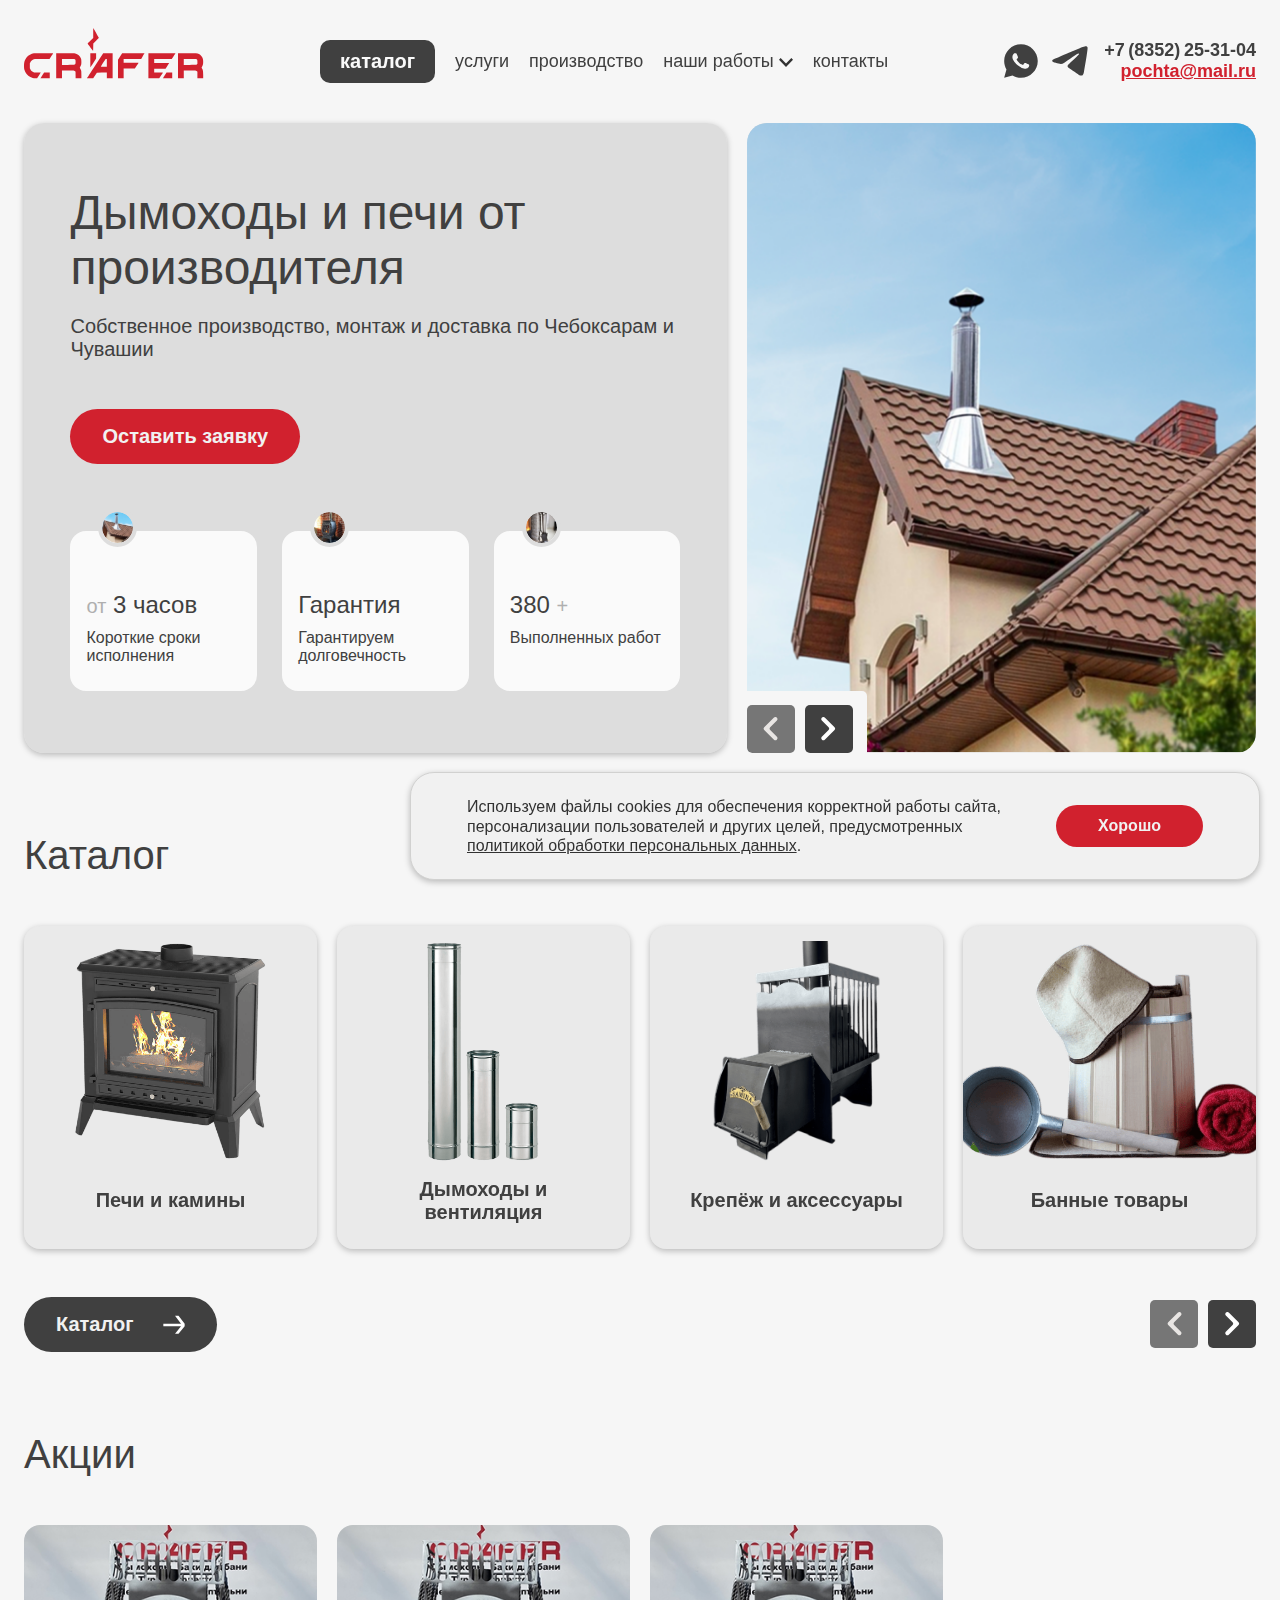
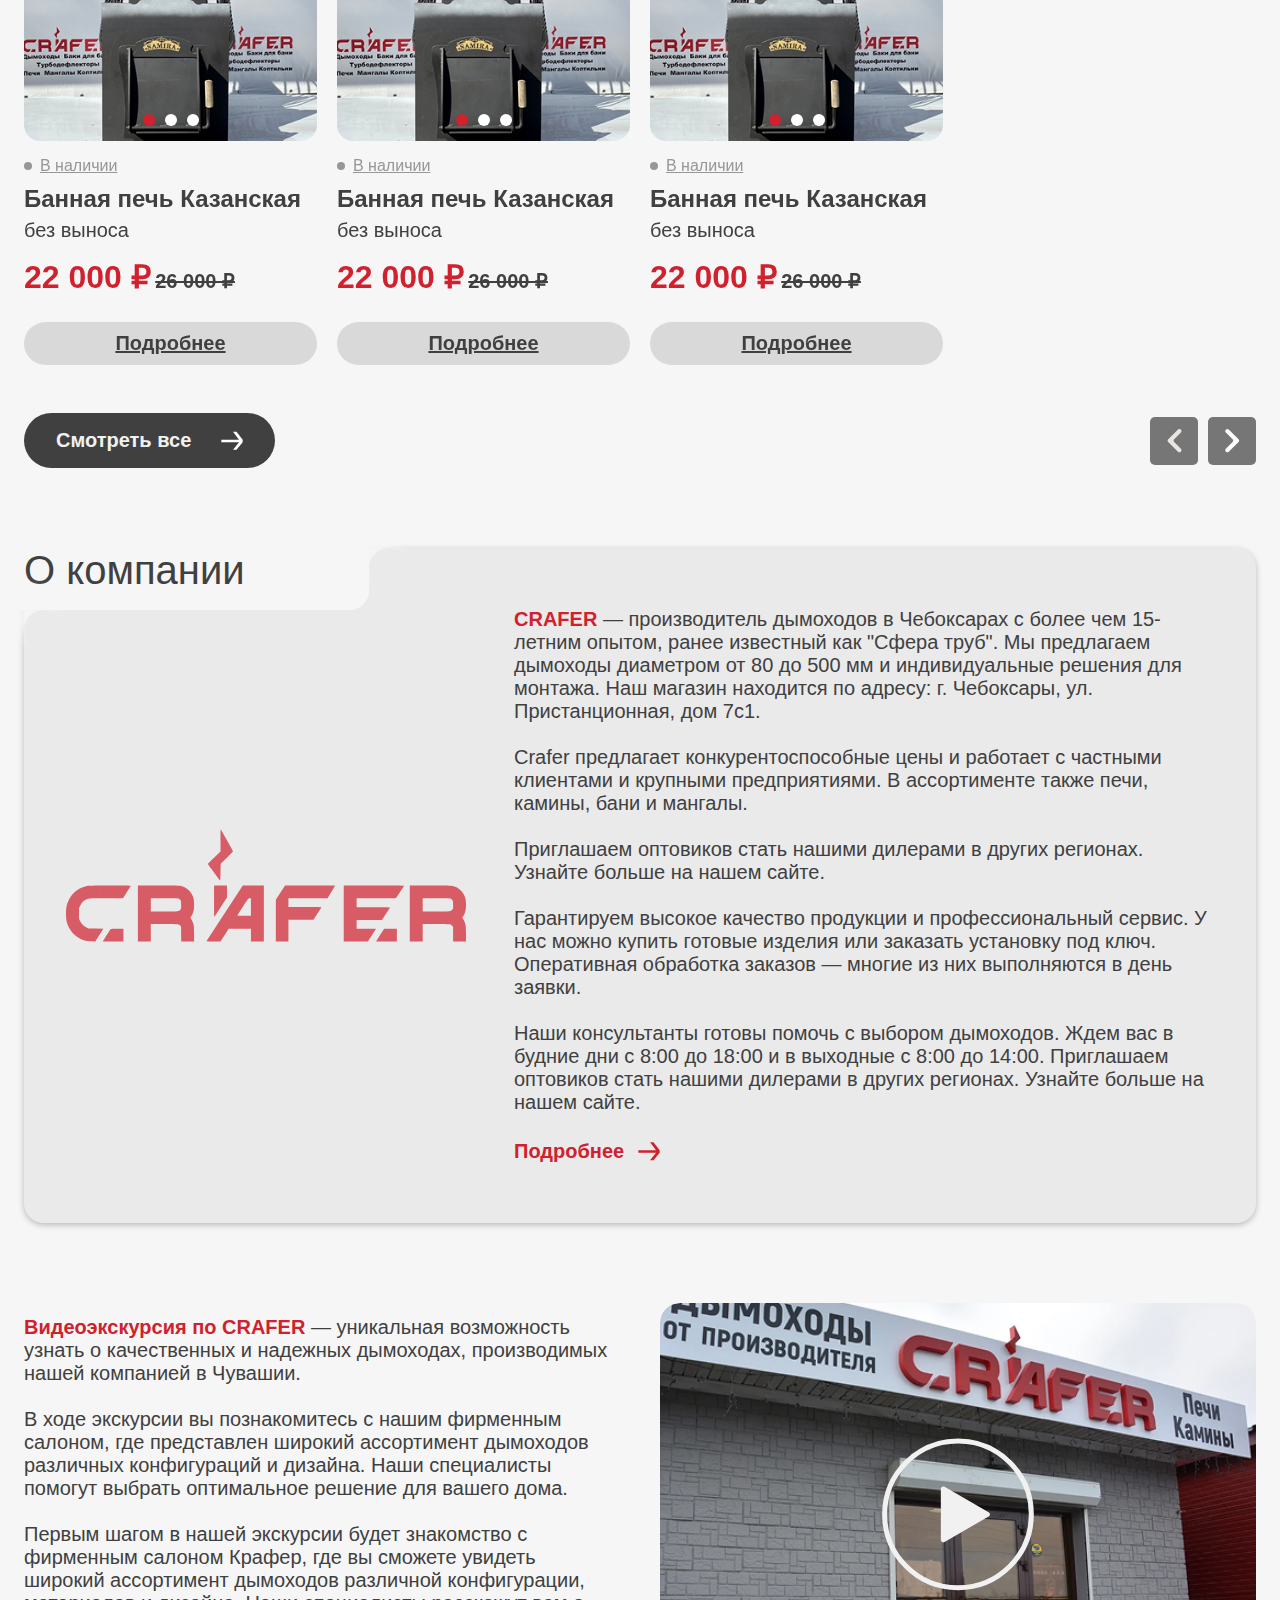
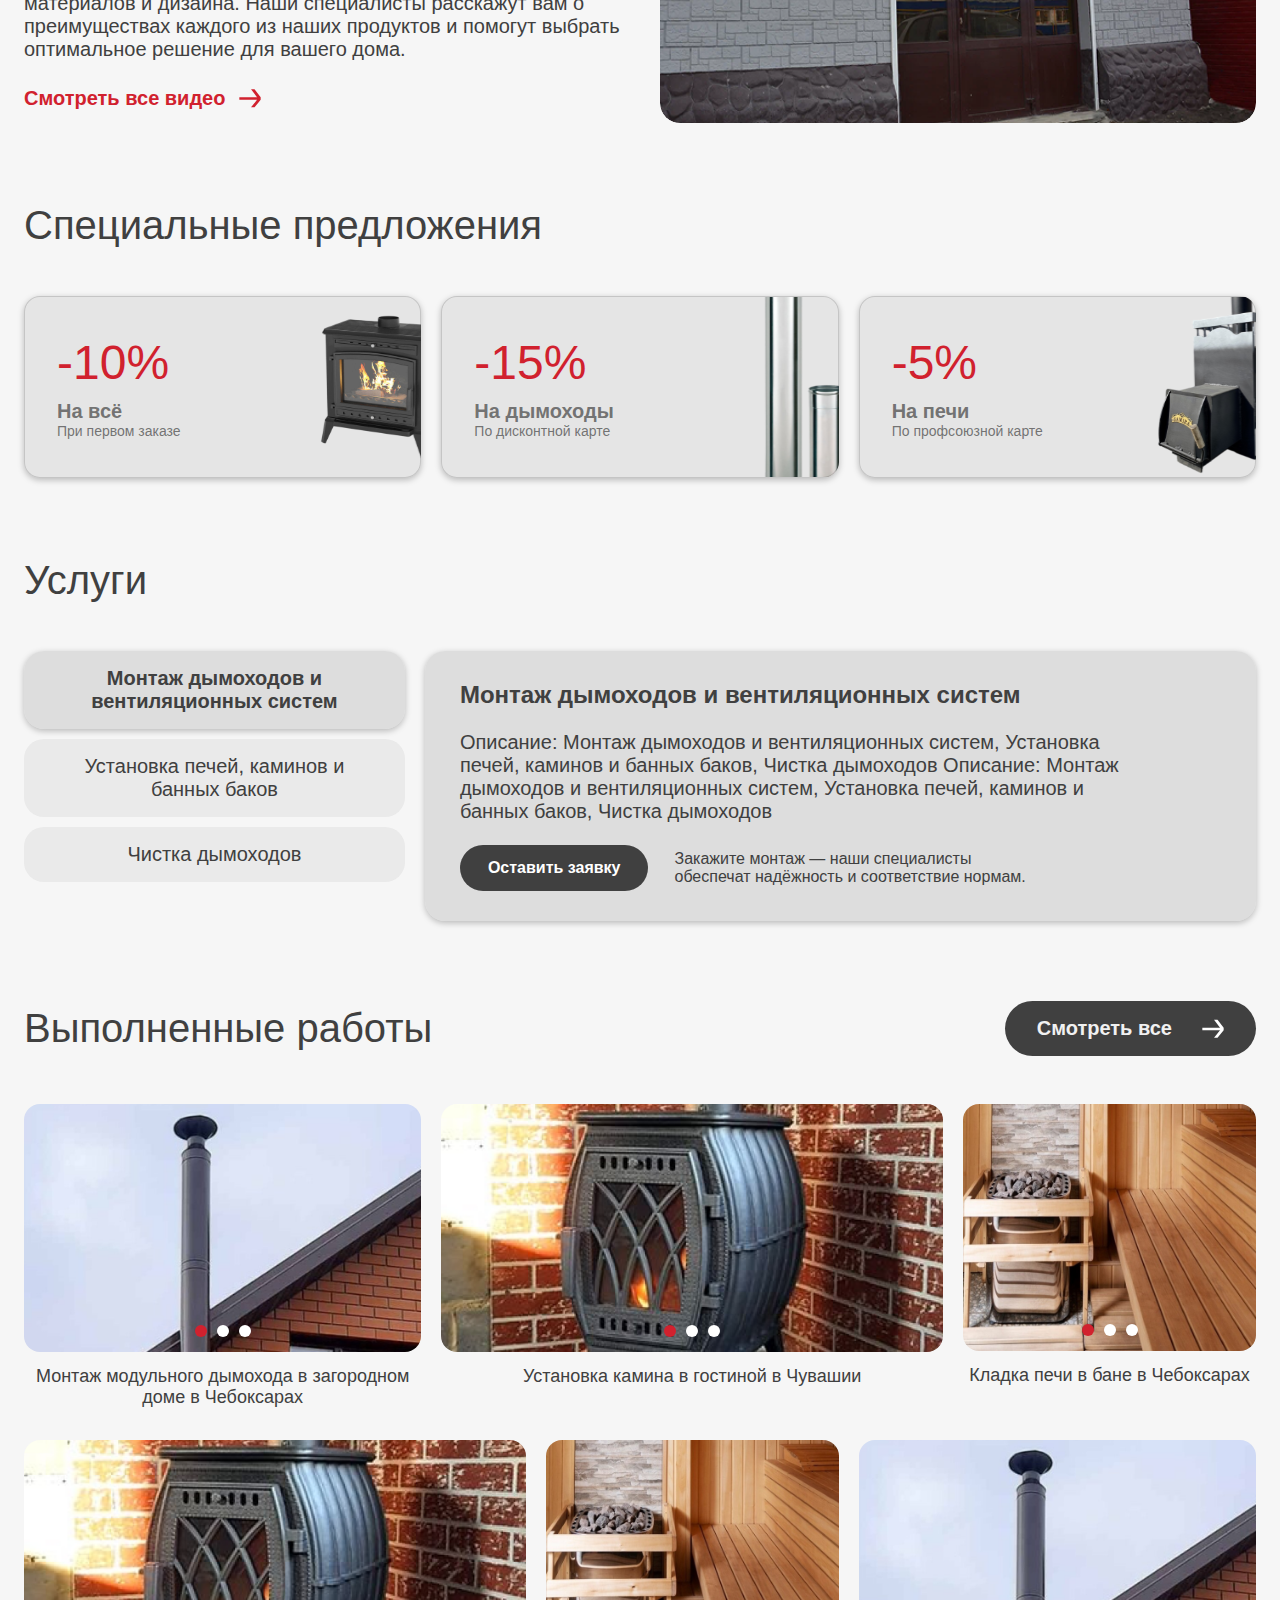
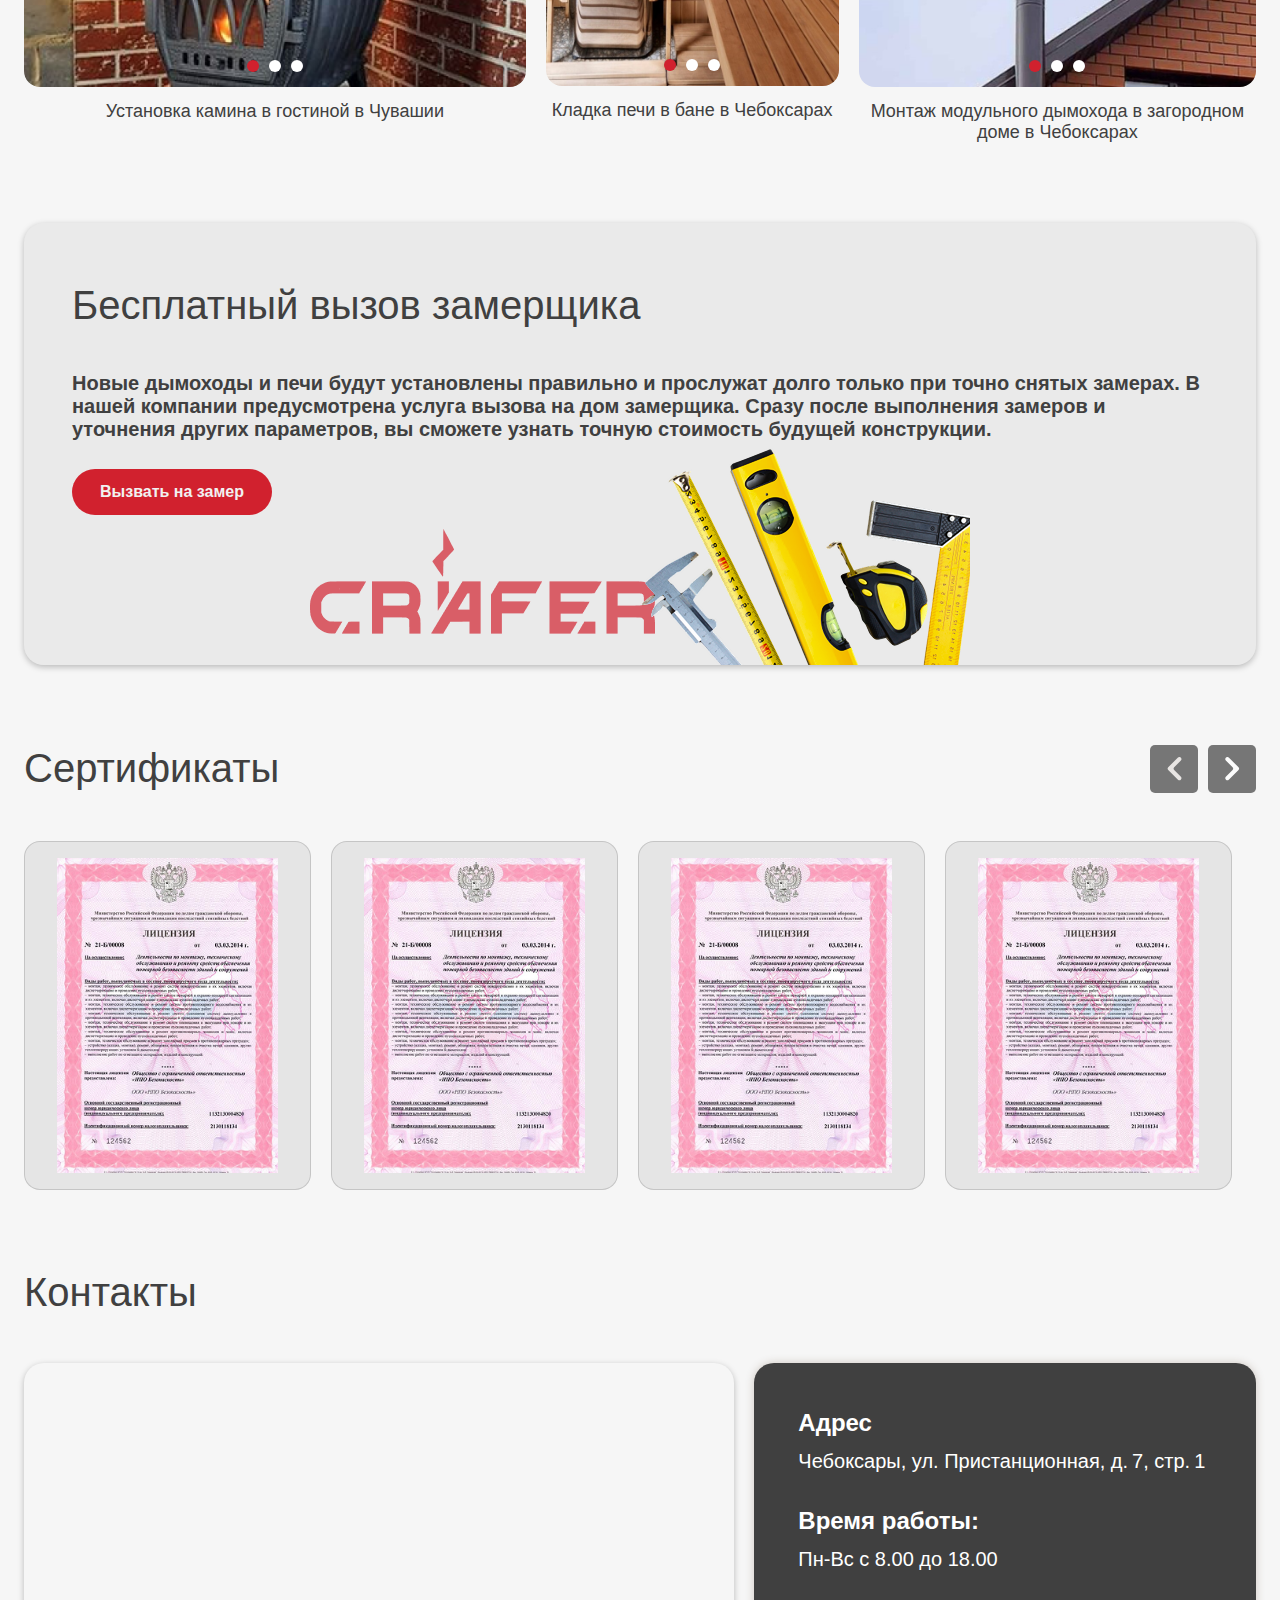
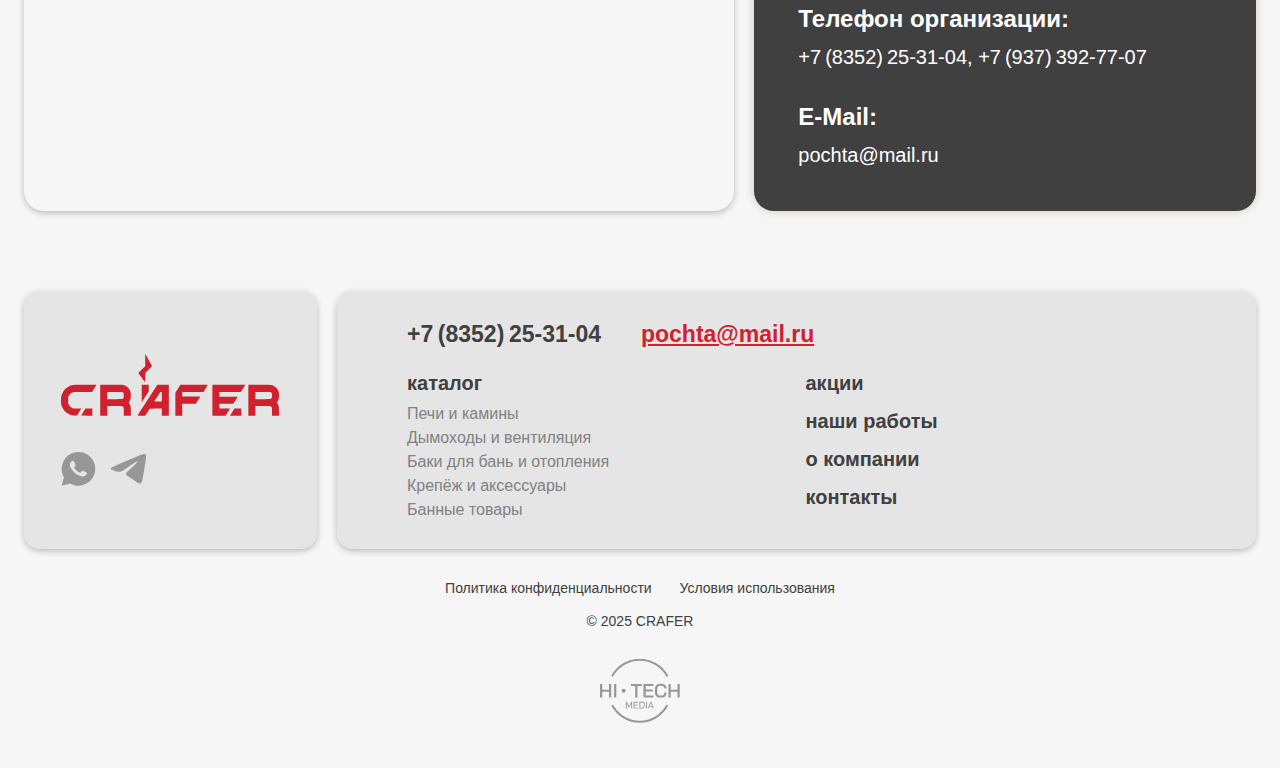
<file: index.html>
<!DOCTYPE html>
<html lang="ru">
<head>
    <meta charset="UTF-8">
    <meta name="viewport" content="width=device-width, initial-scale=1.0">
    <title>Главная</title>
    <link rel="stylesheet" href="./assets/libs/swiper-bundle.min.css">
    <link rel="stylesheet" href="./assets/libs/simplebar.css">
    <link rel="stylesheet" href="./css/main.css">
</head>
<body>
    <header class="header">
        <div class="container">
            <div class="header__wrapper">
                <a href="/" class="logo">
                    <img src="./assets/img/icons/logo.svg" alt="logo">
                </a>
                <nav class="menu">
                    <ul class="menu-nav">
                        <li class="menu-nav__item dropdown-menu dropdown-menu--main">
                            <a href="./pages/catalog.html" class="menu-nav__link menu-nav__link--active dropdown-menu__toggle">каталог</a>
                            <div class="dropdown-menu__container">
                                <div class="catalog-menu">
                                    <div class="catalog-menu__wrapper">
                                        <div class="catalog-menu__side">
                                            <ul class="catalog-menu-section">
                                                <li class="catalog-menu-section__item">
                                                    <a href="" class="catalog-menu-section__head">
                                                        <span class="catalog-menu-section__head-name">Печи и камины</span>
                                                        <svg width="11" height="14" class="catalog-menu-section__head-arrow" viewBox="0 0 11 14" fill="none" xmlns="http://www.w3.org/2000/svg">
                                                            <path d="M10.8145 7L2.06095 -2.38418e-07L0 1.64576L6.6999 7L0 12.3531L2.05949 14L10.8145 7Z" />
                                                        </svg>
                                                    </a>
                                                    <div class="catalog-menu__subsection">
                                                        <div class="catalog-menu__subsection-wrapper">
                                                            <p class="catalog-menu__subsection-title">Распределительное оборудование</p>
                                                            <div class="catalog-menu__subsection-list">
                                                                <ul class="catalog-menu-subsection">
                                                                    <li class="catalog-menu-subsection__item">
                                                                        <a href="" class="catalog-menu-subsection__link">
                                                                            <img src="./assets/img/other/section-icon.png" class="catalog-menu-subsection__link-icon" alt="">
                                                                            <div class="catalog-menu-subsection__link-content">
                                                                                <span class="catalog-menu-subsection__link-name">Печи и камины</span>
                                                                                <span class="catalog-menu-subsection__link-count">(16 шт)</span>
                                                                            </div>
                                                                        </a>
                                                                    </li>
                                                                </ul>
                                                            </div>
                                                        </div>
                                                    </div>
                                                </li>
                                                <li class="catalog-menu-section__item">
                                                    <a href="" class="catalog-menu-section__head">
                                                        <span class="catalog-menu-section__head-name">Дымоходы и вентиляция</span>
                                                        <svg width="11" height="14" class="catalog-menu-section__head-arrow" viewBox="0 0 11 14" fill="none" xmlns="http://www.w3.org/2000/svg">
                                                            <path d="M10.8145 7L2.06095 -2.38418e-07L0 1.64576L6.6999 7L0 12.3531L2.05949 14L10.8145 7Z" />
                                                        </svg>
                                                    </a>
                                                    <div class="catalog-menu__subsection">
                                                        <div class="catalog-menu__subsection-wrapper">
                                                            <p class="catalog-menu__subsection-title">Шкафы управления и автоматизации</p>
                                                            <div class="catalog-menu__subsection-list">
                                                                <ul class="catalog-menu-subsection">
                                                                    <li class="catalog-menu-subsection__item">
                                                                        <a href="" class="catalog-menu-subsection__link">Щ070</a>
                                                                    </li>
                                                                </ul>
                                                            </div>
                                                        </div>
                                                    </div>
                                                </li>
                                                <li class="catalog-menu-section__item">
                                                    <a href="" class="catalog-menu-section__head">
                                                        <span class="catalog-menu-section__head-name">Крепёж и аксессуары</span>
                                                        <svg width="11" height="14" class="catalog-menu-section__head-arrow" viewBox="0 0 11 14" fill="none" xmlns="http://www.w3.org/2000/svg">
                                                            <path d="M10.8145 7L2.06095 -2.38418e-07L0 1.64576L6.6999 7L0 12.3531L2.05949 14L10.8145 7Z" />
                                                        </svg>
                                                    </a>
                                                    <div class="catalog-menu__subsection">
                                                        <div class="catalog-menu__subsection-wrapper">
                                                            <p class="catalog-menu__subsection-title">Системы оперативного тока</p>
                                                            <div class="catalog-menu__subsection-list">
                                                                <ul class="catalog-menu-subsection">
                                                                    <li class="catalog-menu-subsection__item">
                                                                        <a href="" class="catalog-menu-subsection__link">Щ070</a>
                                                                    </li>
                                                                </ul>
                                                            </div>
                                                        </div>
                                                    </div>
                                                </li>
                                                <li class="catalog-menu-section__item">
                                                    <a href="" class="catalog-menu-section__head">
                                                        <span class="catalog-menu-section__head-name">Банные товары</span>
                                                        <svg width="11" height="14" class="catalog-menu-section__head-arrow" viewBox="0 0 11 14" fill="none" xmlns="http://www.w3.org/2000/svg">
                                                            <path d="M10.8145 7L2.06095 -2.38418e-07L0 1.64576L6.6999 7L0 12.3531L2.05949 14L10.8145 7Z" />
                                                        </svg>
                                                    </a>
                                                </li>
                                            </ul>
                                        </div>
                                    </div>
                                </div>
                            </div>
                        </li>
                        <li class="menu-nav__item">
                            <a href="" class="menu-nav__link">услуги</a>
                        </li>
                        <li class="menu-nav__item">
                            <a href="" class="menu-nav__link">производство</a>
                        </li>
                        <li class="menu-nav__item dropdown-menu dropdown-menu--relative">
                            <a href="/pages/works.html" class="menu-nav__link dropdown-menu__toggle">
                                наши работы
                                <svg width="14" height="9" class="dropdown-menu__toggle-icon" viewBox="0 0 14 9" fill="none" xmlns="http://www.w3.org/2000/svg">
                                    <path d="M7 9.00006L1.20098e-07 1.71521L1.64576 6.10352e-05L7 5.57582L12.3531 6.10352e-05L14 1.714L7 9.00006Z" />
                                </svg>
                            </a>
                            <div class="dropdown-menu__container">
                                <div class="dropdown">
                                    <div class="dropdown__wrapper">
                                        <ul class="dropdown__list">
                                            <li class="dropdown__item">
                                                <a href="" class="dropdown__link">Газовые дымоходы</a>
                                            </li>
                                            <li class="dropdown__item">
                                                <a href="" class="dropdown__link">Банные дымоходы</a>
                                            </li>
                                            <li class="dropdown__item">
                                                <a href="" class="dropdown__link">Промышленные дымоходы</a>
                                            </li>
                                            <li class="dropdown__item">
                                                <a href="" class="dropdown__link">Гильзование</a>
                                            </li>
                                        </ul>
                                    </div>
                                </div>
                            </div>
                        </li>
                        <li class="menu-nav__item">
                            <a href="/pages/contacts.html" class="menu-nav__link">КОНТАКТЫ</a>
                        </li>
                    </ul>
                </nav>
                <div class="header__right">
                    <ul class="social-list">
                        <li class="social-list__item">
                            <a href="" class="social-list__link">
                                <svg width="34" height="34" viewBox="0 0 34 34" fill="none" xmlns="http://www.w3.org/2000/svg">
                                    <path d="M16.9651 0.257618C26.2401 0.257618 33.7584 7.77596 33.7584 17.0509C33.7584 26.3258 26.2401 33.8441 16.9651 33.8441C13.9974 33.8489 11.0819 33.0635 8.51814 31.5686L0.178616 33.8441L2.44906 25.5012C0.952941 22.9367 0.166941 20.0199 0.171898 17.0509C0.171898 7.77596 7.69024 0.257618 16.9651 0.257618ZM11.242 9.15804L10.9061 9.17148C10.6887 9.18472 10.4762 9.24184 10.2814 9.33941C10.0993 9.44257 9.93297 9.57153 9.78771 9.72229C9.58619 9.91206 9.472 10.0766 9.34941 10.2362C8.72826 11.0438 8.39383 12.0352 8.39891 13.0541C8.40227 13.8769 8.61722 14.678 8.95309 15.427C9.63993 16.9417 10.7701 18.5455 12.2614 20.0317C12.6207 20.3894 12.9734 20.7487 13.3529 21.0829C15.2059 22.7143 17.414 23.8908 19.8015 24.5188L20.7554 24.6649C21.0661 24.6817 21.3767 24.6582 21.6891 24.6431C22.1782 24.6178 22.6557 24.4854 23.088 24.2552C23.3079 24.1419 23.5225 24.0186 23.7311 23.8857C23.7311 23.8857 23.8034 23.8387 23.9411 23.7346C24.1678 23.5666 24.3072 23.4474 24.4952 23.2509C24.6346 23.1065 24.7555 22.9369 24.8479 22.7438C24.9789 22.4701 25.1099 21.9478 25.1636 21.5128C25.2039 21.1803 25.1922 20.999 25.1871 20.8864C25.1804 20.7068 25.0309 20.5204 24.8681 20.4414L23.8907 20.0031C23.8907 20.0031 22.4297 19.3667 21.5363 18.9603C21.4428 18.9194 21.3426 18.8961 21.2407 18.8914C21.1258 18.8796 21.0097 18.8925 20.9002 18.9293C20.7907 18.9661 20.6904 19.0259 20.6059 19.1047C20.5975 19.1013 20.485 19.197 19.2709 20.6681C19.2012 20.7618 19.1052 20.8325 18.9951 20.8714C18.8851 20.9103 18.7659 20.9155 18.6529 20.8864C18.5435 20.8571 18.4363 20.8201 18.3321 20.7756C18.1239 20.6883 18.0517 20.6547 17.9089 20.5942C16.9451 20.1736 16.0527 19.6054 15.264 18.9099C15.0524 18.7252 14.8559 18.5236 14.6544 18.3288C13.9937 17.6961 13.4179 16.9803 12.9415 16.1995L12.8424 16.0399C12.7712 15.9327 12.7137 15.8171 12.6711 15.6957C12.6073 15.4488 12.7736 15.2506 12.7736 15.2506C12.7736 15.2506 13.1816 14.8039 13.3714 14.5621C13.5561 14.327 13.7123 14.0986 13.8131 13.9357C14.0112 13.6166 14.0734 13.2892 13.9692 13.0356C13.499 11.8869 13.012 10.7433 12.5116 9.6081C12.4125 9.38307 12.1186 9.22185 11.8516 9.18995C11.7609 9.17987 11.6702 9.1698 11.5796 9.16308C11.354 9.15187 11.128 9.15412 10.9028 9.1698L11.242 9.15804Z" />
                                </svg>
                            </a>
                        </li>
                        <li class="social-list__item">
                            <a href="" class="social-list__link">
                                <svg width="36" height="30" viewBox="0 0 36 30" fill="none" xmlns="http://www.w3.org/2000/svg">
                                    <path d="M35.5743 2.75203C35.0849 7.90793 32.9638 20.4387 31.8869 26.2147C31.43 28.6621 30.5163 29.4779 29.6679 29.5758C27.7752 29.739 26.3394 28.3358 24.512 27.1284C21.6403 25.2357 20.0087 24.0609 17.235 22.2335C14.0044 20.1124 16.0928 18.9377 17.9529 17.045C18.4424 16.5555 26.7962 8.95217 26.9594 8.26689C26.9821 8.16309 26.9791 8.05534 26.9506 7.95298C26.9222 7.85061 26.8692 7.75674 26.7962 7.67951C26.6005 7.51635 26.3394 7.58161 26.111 7.61424C25.8173 7.67951 21.2488 10.7143 12.3401 16.7187C11.0348 17.5997 9.86007 18.0566 8.81583 18.024C7.64107 17.9913 5.42207 17.3713 3.75782 16.8166C1.70199 16.1639 0.103003 15.805 0.233533 14.6628C0.298797 14.0754 1.11461 13.4881 2.64833 12.868C12.177 8.72374 18.5076 5.98263 21.673 4.67733C30.7448 0.891982 32.6048 0.239334 33.8448 0.239334C34.1059 0.239334 34.7259 0.304597 35.1175 0.63092C35.4438 0.891979 35.5417 1.25094 35.5743 1.512C35.5417 1.70779 35.607 2.29517 35.5743 2.75203Z" />
                                </svg>
                            </a>
                        </li>
                    </ul>
                    <div class="header__contacts">
                        <a href="tel:" class="header__phone">+7 (8352) 25‑31‑04</a>
                        <a href="mailto:" class="header__mail">pochta@mail.ru</a>
                    </div>
                </div>
                <button class="btn-menu">
                    <span></span>
                    <span></span>
                    <span></span>
                </button>
            </div>
        </div>
        <div class="header-mobile">
            <div class="header-mobile__wrapper">
                <div class="header-mobile__wrapper-inner">
                    <div class="header-mobile__top">
                        <div class="header-mobile__catalog">
                            <a href="" class="header-mobile__title">Каталог</a>
                            <ul class="header-mobile__list">
                                <li class="header-mobile__item">
                                    <a href="" class="header-mobile__link">Печи и камины</a>
                                </li>
                                <li class="header-mobile__item">
                                    <a href="" class="header-mobile__link">Дымоходы и вентиляция</a>
                                </li>
                                <li class="header-mobile__item">
                                    <a href="" class="header-mobile__link">Баки для бань и отопления</a>
                                </li>
                                <li class="header-mobile__item">
                                    <a href="" class="header-mobile__link">Крепёж и аксессуары</a>
                                </li>
                                <li class="header-mobile__item">
                                    <a href="" class="header-mobile__link">Банные товары</a>
                                </li>
                            </ul>
                        </div>
                        <ul class="header-mobile__menu">
                            <li class="header-mobile__menu-item">
                                <a href="" class="header-mobile__menu-link">акции</a>
                            </li>
                            <li class="header-mobile__menu-item">
                                <a href="" class="header-mobile__menu-link">наши работы</a>
                            </li>
                            <li class="header-mobile__menu-item">
                                <a href="" class="header-mobile__menu-link">о компании</a>
                            </li>
                            <li class="header-mobile__menu-item">
                                <a href="" class="header-mobile__menu-link">контакты</a>
                            </li>
                        </ul>
                    </div>
                    <div class="header-mobile__bottom">
                        <p class="header-mobile__bottom-title">Свяжитесь с нами:</p>
                        <ul class="header-mobile__contacts">
                            <li class="header-mobile__contacts-item">
                                <a href="" class="header-mobile__contacts-link">+7 (8352) 25‑31‑04</a>
                            </li>
                            <li class="header-mobile__contacts-item">
                                <a href="" class="header-mobile__contacts-link header-mobile__contacts-link--mail">pochta@mail.ru</a>
                            </li>
                        </ul>
                        <div class="header-mobile__social">
                            <ul class="social-list">
                                <li class="social-list__item">
                                    <a href="" class="social-list__link">
                                        <svg width="35" height="34" viewBox="0 0 35 34" fill="none" xmlns="http://www.w3.org/2000/svg">
                                            <path d="M17.4891 0.081543C26.764 0.081543 34.2823 7.59988 34.2823 16.8748C34.2823 26.1497 26.764 33.668 17.4891 33.668C14.5213 33.6728 11.6058 32.8874 9.04207 31.3926L0.702542 33.668L2.97299 25.3252C1.47687 22.7606 0.690866 19.8438 0.695824 16.8748C0.695824 7.59988 8.21416 0.081543 17.4891 0.081543ZM11.7659 8.98197L11.4301 8.9954C11.2126 9.00864 11.0001 9.06577 10.8054 9.16333C10.6232 9.26649 10.4569 9.39546 10.3116 9.54622C10.1101 9.73598 9.99593 9.90056 9.87333 10.0601C9.25219 10.8677 8.91775 11.8592 8.92284 12.878C8.9262 13.7009 9.14115 14.5019 9.47701 15.2509C10.1639 16.7656 11.294 18.3694 12.7853 19.8556C13.1447 20.2133 13.4973 20.5727 13.8768 20.9069C15.7298 22.5383 17.9379 23.7148 20.3255 24.3428L21.2793 24.4889C21.59 24.5056 21.9007 24.4821 22.213 24.467C22.7021 24.4418 23.1797 24.3093 23.6119 24.0791C23.8318 23.9658 24.0464 23.8425 24.2551 23.7096C24.2551 23.7096 24.3273 23.6626 24.465 23.5585C24.6917 23.3906 24.8311 23.2713 25.0192 23.0749C25.1586 22.9304 25.2795 22.7608 25.3718 22.5677C25.5028 22.294 25.6338 21.7717 25.6875 21.3368C25.7278 21.0043 25.7161 20.8229 25.711 20.7104C25.7043 20.5307 25.5549 20.3443 25.392 20.2654L24.4146 19.827C24.4146 19.827 22.9536 19.1906 22.0602 18.7842C21.9667 18.7434 21.8665 18.72 21.7646 18.7153C21.6497 18.7035 21.5336 18.7165 21.4242 18.7532C21.3147 18.79 21.2143 18.8498 21.1299 18.9286C21.1215 18.9252 21.0089 19.021 19.7948 20.4921C19.7251 20.5857 19.6291 20.6565 19.519 20.6954C19.409 20.7342 19.2898 20.7395 19.1768 20.7104C19.0674 20.681 18.9602 20.644 18.856 20.5995C18.6478 20.5122 18.5756 20.4786 18.4329 20.4182C17.469 19.9976 16.5767 19.4293 15.7879 18.7338C15.5763 18.5491 15.3798 18.3476 15.1783 18.1528C14.5177 17.52 13.9419 16.8043 13.4654 16.0234L13.3663 15.8638C13.2952 15.7566 13.2376 15.641 13.195 15.5196C13.1312 15.2727 13.2975 15.0746 13.2975 15.0746C13.2975 15.0746 13.7056 14.6279 13.8953 14.386C14.08 14.1509 14.2362 13.9225 14.337 13.7596C14.5351 13.4406 14.5973 13.1131 14.4932 12.8595C14.0229 11.7109 13.5359 10.5672 13.0355 9.43202C12.9364 9.207 12.6425 9.04578 12.3755 9.01387C12.2848 9.0038 12.1942 8.99372 12.1035 8.987C11.878 8.9758 11.652 8.97804 11.4267 8.99372L11.7659 8.98197Z" />
                                        </svg>
                                    </a>
                                </li>
                                <li class="social-list__item">
                                    <a href="" class="social-list__link">
                                        <svg width="37" height="30" viewBox="0 0 37 30" fill="none" xmlns="http://www.w3.org/2000/svg">
                                            <path d="M36.0983 2.57568C35.6088 7.73159 33.4877 20.2624 32.4108 26.0383C31.954 28.4857 31.0403 29.3016 30.1918 29.3995C28.2991 29.5626 26.8633 28.1594 25.0359 26.952C22.1643 25.0594 20.5327 23.8846 17.7589 22.0572C14.5283 19.9361 16.6168 18.7613 18.4768 16.8686C18.9663 16.3792 27.3202 8.77582 27.4833 8.09054C27.506 7.98675 27.503 7.87899 27.4746 7.77663C27.4461 7.67427 27.3931 7.5804 27.3202 7.50316C27.1244 7.34 26.8633 7.40526 26.6349 7.43789C26.3412 7.50316 21.7727 10.538 12.8641 16.5423C11.5588 17.4234 10.384 17.8802 9.33976 17.8476C8.165 17.815 5.946 17.195 4.28175 16.6402C2.22591 15.9876 0.626929 15.6286 0.757458 14.4865C0.822723 13.8991 1.63853 13.3117 3.17225 12.6917C12.7009 8.54739 19.0316 5.80628 22.1969 4.50099C31.2687 0.715636 33.1287 0.0629883 34.3688 0.0629883C34.6298 0.0629883 35.2498 0.128251 35.6414 0.454575C35.9677 0.715633 36.0656 1.07459 36.0983 1.33565C36.0656 1.53144 36.1309 2.11883 36.0983 2.57568Z" />
                                        </svg>
                                    </a>
                                </li>
                            </ul>
                        </div>
                    </div>
                </div>
            </div>
        </div>
    </header>
    
    <main class="main">
        <section class="hero">
            <div class="container">
                <div class="hero__wrapper">
                    <div class="hero__left">
                        <div class="hero__content">
                            <h1 class="hero__title">Дымоходы и печи от производителя</h1>
                            <p class="hero__text">Собственное производство, монтаж и доставка по Чебоксарам и Чувашии</p>
                            <div class="hero__gallery">
                                <div class="swiper hero-swiper">
                                    <div class="swiper-wrapper hero-swiper__wrapper">
                                        <div class="swiper-slide hero-swiper__slide">
                                            <img src="./assets/img/other/h-gallery_1.png" alt="gallery">
                                        </div>
                                        <div class="swiper-slide hero-swiper__slide">
                                            <img src="./assets/img/other/h-gallery_1.png" alt="gallery">
                                        </div>
                                    </div>
                                    <div class="hero-swiper__bottom">
                                        <div class="hero-swiper__btns">
                                            <div class="swiper__btn hero-swiper__btn hero-swiper__btn--prev">
                                                <svg width="15" height="24" viewBox="0 0 15 24" fill="none" xmlns="http://www.w3.org/2000/svg">
                                                    <path d="M13.9209 22.5343C14.7187 21.751 14.7194 20.4658 13.9225 19.6816L7.16547 13.033C6.36911 12.2494 6.36912 10.9653 7.16547 10.1818L13.9225 3.53313C14.7194 2.74895 14.7187 1.46372 13.9209 0.680407L13.8013 0.562961C13.0233 -0.200869 11.7769 -0.200869 10.9989 0.56296L1.20355 10.1802C0.405128 10.9641 0.40513 12.2506 1.20356 13.0345L10.9989 22.6518C11.7769 23.4156 13.0233 23.4156 13.8013 22.6518L13.9209 22.5343Z" fill="#E3DFDC" />
                                                </svg>
                                            </div>
                                            <div class="swiper__btn hero-swiper__btn hero-swiper__btn--next">
                                                <svg width="15" height="24" viewBox="0 0 15 24" fill="none" xmlns="http://www.w3.org/2000/svg">
                                                    <path d="M0.827141 0.680653C0.0293236 1.46396 0.0286226 2.7492 0.825584 3.53338L7.58258 10.182C8.37893 10.9656 8.37893 12.2496 7.58258 13.0332L0.825584 19.6818C0.0286226 20.466 0.0293236 21.7512 0.82714 22.5346L0.946761 22.652C1.72474 23.4158 2.97115 23.4158 3.74912 22.652L13.5445 13.0347C14.3429 12.2508 14.3429 10.9644 13.5445 10.1805L3.74912 0.563204C2.97115 -0.200624 1.72474 -0.200623 0.946762 0.563206L0.827141 0.680653Z" fill="white" />
                                                </svg>
                                            </div>
                                        </div>
                                    </div>
                                </div>
                            </div>
                            <button class="btn hero__btn">Оставить заявку</button>
                            <div class="hero-advantages">
                                <div class="hero-advantages__item">
                                    <div class="hero-advantages__avatar">
                                        <img src="./assets/img/other/h-adv_1.svg" alt="check">
                                    </div>
                                    <div class="hero-advantages__content">
                                        <span class="hero-advantages__title"><span>от</span> 3 часов</span>
                                        <p class="hero-advantages__text">Короткие сроки исполнения</p>
                                    </div>
                                </div>
                                <div class="hero-advantages__item">
                                    <div class="hero-advantages__avatar">
                                        <img src="./assets/img/other/h-adv_2.svg" alt="check">
                                    </div>
                                    <div class="hero-advantages__content">
                                        <span class="hero-advantages__title">Гарантия</span>
                                        <p class="hero-advantages__text">Гарантируем долговечность</p>
                                    </div>
                                </div>
                                <div class="hero-advantages__item">
                                    <div class="hero-advantages__avatar">
                                        <img src="./assets/img/other/h-adv_3.svg" alt="check">
                                    </div>
                                    <div class="hero-advantages__content">
                                        <span class="hero-advantages__title">380 <span>+</span></span>
                                        <p class="hero-advantages__text">Выполненных работ</p>
                                    </div>
                                </div>
                            </div>
                        </div>
                    </div>
                    <div class="hero__right">
                        <div class="hero__gallery">
                            <div class="swiper hero-swiper">
                                <div class="swiper-wrapper hero-swiper__wrapper">
                                    <div class="swiper-slide hero-swiper__slide">
                                        <img src="./assets/img/other/h-gallery_1.png" alt="gallery">
                                    </div>
                                    <div class="swiper-slide hero-swiper__slide">
                                        <img src="./assets/img/other/h-gallery_1.png" alt="gallery">
                                    </div>
                                </div>
                                <div class="hero-swiper__bottom">
                                    <div class="hero-swiper__btns">
                                        <div class="swiper__btn hero-swiper__btn hero-swiper__btn--prev">
                                            <svg width="15" height="24" viewBox="0 0 15 24" fill="none" xmlns="http://www.w3.org/2000/svg">
                                                <path d="M13.9209 22.5343C14.7187 21.751 14.7194 20.4658 13.9225 19.6816L7.16547 13.033C6.36911 12.2494 6.36912 10.9653 7.16547 10.1818L13.9225 3.53313C14.7194 2.74895 14.7187 1.46372 13.9209 0.680407L13.8013 0.562961C13.0233 -0.200869 11.7769 -0.200869 10.9989 0.56296L1.20355 10.1802C0.405128 10.9641 0.40513 12.2506 1.20356 13.0345L10.9989 22.6518C11.7769 23.4156 13.0233 23.4156 13.8013 22.6518L13.9209 22.5343Z" fill="#E3DFDC" />
                                            </svg>
                                        </div>
                                        <div class="swiper__btn hero-swiper__btn hero-swiper__btn--next">
                                            <svg width="15" height="24" viewBox="0 0 15 24" fill="none" xmlns="http://www.w3.org/2000/svg">
                                                <path d="M0.827141 0.680653C0.0293236 1.46396 0.0286226 2.7492 0.825584 3.53338L7.58258 10.182C8.37893 10.9656 8.37893 12.2496 7.58258 13.0332L0.825584 19.6818C0.0286226 20.466 0.0293236 21.7512 0.82714 22.5346L0.946761 22.652C1.72474 23.4158 2.97115 23.4158 3.74912 22.652L13.5445 13.0347C14.3429 12.2508 14.3429 10.9644 13.5445 10.1805L3.74912 0.563204C2.97115 -0.200624 1.72474 -0.200623 0.946762 0.563206L0.827141 0.680653Z" fill="white" />
                                            </svg>
                                        </div>
                                    </div>
                                </div>
                            </div>
                        </div>
                    </div>
                </div>
            </div>
        </section>

        <!-- Каталог -->
        <section class="section">
            <div class="container">
                <h2>Каталог</h2>
                <div class="container__inner">
                    <div class="swiper-outer">
                        <div class="swiper catalog-swiper swiper-template">
                            <div class="swiper-wrapper">
                                <div class="swiper-slide catalog-swiper__slide">
                                    <a href="" class="catalog-swiper-card" style="--preview: url('/assets/img/other/sect-1.png');">
                                        <div class="catalog-swiper-card__content">
                                            <h3 class="catalog-swiper-card__title">Печи и камины</h3>
                                        </div>
                                    </a>
                                </div>
                                <div class="swiper-slide catalog-swiper__slide">
                                    <a href="" class="catalog-swiper-card" style="--preview: url('/assets/img/other/sect-2.png');">
                                        <div class="catalog-swiper-card__content">
                                            <h3 class="catalog-swiper-card__title">Дымоходы и вентиляция</h3>
                                        </div>
                                    </a>
                                </div>
                                <div class="swiper-slide catalog-swiper__slide">
                                    <a href="" class="catalog-swiper-card" style="--preview: url('/assets/img/other/sect-3.png');">
                                        <div class="catalog-swiper-card__content">
                                            <h3 class="catalog-swiper-card__title">Крепёж и аксессуары</h3>
                                        </div>
                                    </a>
                                </div>
                                <div class="swiper-slide catalog-swiper__slide">
                                    <a href="" class="catalog-swiper-card" style="--preview: url('/assets/img/other/sect-4.png');">
                                        <div class="catalog-swiper-card__img">
                                        </div>
                                        <div class="catalog-swiper-card__content">
                                            <h3 class="catalog-swiper-card__title">Банные товары</h3>
                                        </div>
                                    </a>
                                </div>
                                <div class="swiper-slide catalog-swiper__slide">
                                    <a href="" class="catalog-swiper-card" style="--preview: url('/assets/img/other/sect-4.png');">
                                        <div class="catalog-swiper-card__content">
                                            <h3 class="catalog-swiper-card__title">Дымоходы</h3>
                                        </div>
                                    </a>
                                </div>
                            </div>
                          
                            <div class="swiper-template__bottom">
                                <a href="" class="btn swiper-template__btn">
                                    <span>Каталог</span>
                                    <svg width="22" height="19" viewBox="0 0 22 19" fill="none" xmlns="http://www.w3.org/2000/svg">
                                        <path d="M0.333496 8.66669V11.3334H18.024L12.024 18.8483H15.524L21.6668 11.3334V8.66669L15.524 0.848267H12.024L18.024 8.66669H0.333496Z" fill="white" />
                                    </svg>
                                </a>
                                <div class="swiper-template__btns">
                                    <div class="swiper__btn catalog-swiper__btn catalog-swiper__btn--prev">
                                        <svg width="15" height="24" viewBox="0 0 15 24" fill="none" xmlns="http://www.w3.org/2000/svg">
                                            <path d="M13.9209 22.5343C14.7187 21.751 14.7194 20.4658 13.9225 19.6816L7.16547 13.033C6.36911 12.2494 6.36912 10.9653 7.16547 10.1818L13.9225 3.53313C14.7194 2.74895 14.7187 1.46372 13.9209 0.680407L13.8013 0.562961C13.0233 -0.200869 11.7769 -0.200869 10.9989 0.56296L1.20355 10.1802C0.405128 10.9641 0.40513 12.2506 1.20356 13.0345L10.9989 22.6518C11.7769 23.4156 13.0233 23.4156 13.8013 22.6518L13.9209 22.5343Z" fill="#E3DFDC" />
                                        </svg>
                                    </div>
                                    <div class="swiper__btn catalog-swiper__btn catalog-swiper__btn--next">
                                        <svg width="15" height="24" viewBox="0 0 15 24" fill="none" xmlns="http://www.w3.org/2000/svg">
                                            <path d="M0.827141 0.680653C0.0293236 1.46396 0.0286226 2.7492 0.825584 3.53338L7.58258 10.182C8.37893 10.9656 8.37893 12.2496 7.58258 13.0332L0.825584 19.6818C0.0286226 20.466 0.0293236 21.7512 0.82714 22.5346L0.946761 22.652C1.72474 23.4158 2.97115 23.4158 3.74912 22.652L13.5445 13.0347C14.3429 12.2508 14.3429 10.9644 13.5445 10.1805L3.74912 0.563204C2.97115 -0.200624 1.72474 -0.200623 0.946762 0.563206L0.827141 0.680653Z" fill="white" />
                                        </svg>
                                    </div>
                                </div>
                            </div>
                        </div>
                    </div>
                </div>
            </div>
        </section>

        <!-- Акции -->
        <section class="section">
            <div class="container">
                <h2>Акции</h2>
                <div class="container__inner">
                    <div class="">
                        <div class="swiper new-products-swiper swiper-template">
                            <div class="swiper-wrapper">
                                <div class="swiper-slide new-products-swiper__slide">
                                    <div class="product-card">
                                        <a href="" class="product-card__gallery">
                                            <img src="/assets/img/other/new-1.png"
                                            data-hover-slides="/assets/img/other/new-2.png, /assets/img/other/new-1.png"
                                                class="product-card__img" alt="">
                                        </a>
                                        <div class="product-card__content">
                                            <div class="product-card-status" aria-stock="yes">
                                                <span>В наличии</span>
                                            </div>
                                            <h3 class="product-card__title">Банная печь Казанская</h3>
                                            <span class="product-card__subtitle">без выноса</span>
                                            <div class="product-card__price">
                                                <span class="product-card__price-new">22 000 ₽</span>
                                                <span class="product-card__price-old">26 000 ₽</span>
                                            </div>
                                            <div class="product-card__btns">
                                                <a href="" class="product-card__link">Подробнее</a>
                                            </div>
                                        </div>
                                    </div>
                                </div>
                                <div class="swiper-slide new-products-swiper__slide">
                                    <div class="product-card">
                                        <a href="" class="product-card__gallery">
                                            <img src="/assets/img/other/new-1.png"
                                            data-hover-slides="/assets/img/other/new-2.png, /assets/img/other/new-1.png"
                                                class="product-card__img" alt="">
                                        </a>
                                        <div class="product-card__content">
                                            <div class="product-card-status" aria-stock="yes">
                                                <span>В наличии</span>
                                            </div>
                                            <h3 class="product-card__title">Банная печь Казанская</h3>
                                            <span class="product-card__subtitle">без выноса</span>
                                            <div class="product-card__price">
                                                <span class="product-card__price-new">22 000 ₽</span>
                                                <span class="product-card__price-old">26 000 ₽</span>
                                            </div>
                                            <div class="product-card__btns">
                                                <a href="" class="product-card__link">Подробнее</a>
                                            </div>
                                        </div>
                                    </div>
                                </div>
                                <div class="swiper-slide new-products-swiper__slide">
                                    <div class="product-card">
                                        <a href="" class="product-card__gallery">
                                            <img src="/assets/img/other/new-1.png"
                                            data-hover-slides="/assets/img/other/new-2.png, /assets/img/other/new-1.png"
                                                class="product-card__img" alt="">
                                        </a>
                                        <div class="product-card__content">
                                            <div class="product-card-status" aria-stock="yes">
                                                <span>В наличии</span>
                                            </div>
                                            <h3 class="product-card__title">Банная печь Казанская</h3>
                                            <span class="product-card__subtitle">без выноса</span>
                                            <div class="product-card__price">
                                                <span class="product-card__price-new">22 000 ₽</span>
                                                <span class="product-card__price-old">26 000 ₽</span>
                                            </div>
                                            <div class="product-card__btns">
                                                <a href="" class="product-card__link">Подробнее</a>
                                            </div>
                                        </div>
                                    </div>
                                </div>
                            </div>
                          
                            <div class="swiper-template__bottom">
                                <a href="" class="btn swiper-template__btn">
                                    <span>Смотреть все</span>
                                    <svg width="22" height="19" viewBox="0 0 22 19" fill="none" xmlns="http://www.w3.org/2000/svg">
                                        <path d="M0.333496 8.66669V11.3334H18.024L12.024 18.8483H15.524L21.6668 11.3334V8.66669L15.524 0.848267H12.024L18.024 8.66669H0.333496Z" fill="white" />
                                    </svg>
                                </a>
                                <div class="swiper-template__btns">
                                    <div class="swiper__btn new-products-swiper__btn new-products-swiper__btn--prev">
                                        <svg width="15" height="24" viewBox="0 0 15 24" fill="none" xmlns="http://www.w3.org/2000/svg">
                                            <path d="M13.9209 22.5343C14.7187 21.751 14.7194 20.4658 13.9225 19.6816L7.16547 13.033C6.36911 12.2494 6.36912 10.9653 7.16547 10.1818L13.9225 3.53313C14.7194 2.74895 14.7187 1.46372 13.9209 0.680407L13.8013 0.562961C13.0233 -0.200869 11.7769 -0.200869 10.9989 0.56296L1.20355 10.1802C0.405128 10.9641 0.40513 12.2506 1.20356 13.0345L10.9989 22.6518C11.7769 23.4156 13.0233 23.4156 13.8013 22.6518L13.9209 22.5343Z" fill="#E3DFDC" />
                                        </svg>
                                    </div>
                                    <div class="swiper__btn new-products-swiper__btn new-products-swiper__btn--next">
                                        <svg width="15" height="24" viewBox="0 0 15 24" fill="none" xmlns="http://www.w3.org/2000/svg">
                                            <path d="M0.827141 0.680653C0.0293236 1.46396 0.0286226 2.7492 0.825584 3.53338L7.58258 10.182C8.37893 10.9656 8.37893 12.2496 7.58258 13.0332L0.825584 19.6818C0.0286226 20.466 0.0293236 21.7512 0.82714 22.5346L0.946761 22.652C1.72474 23.4158 2.97115 23.4158 3.74912 22.652L13.5445 13.0347C14.3429 12.2508 14.3429 10.9644 13.5445 10.1805L3.74912 0.563204C2.97115 -0.200624 1.72474 -0.200623 0.946762 0.563206L0.827141 0.680653Z" fill="white" />
                                        </svg>
                                    </div>
                                </div>
                            </div>
                        </div>
                    </div>
                </div>
            </div>
        </section>

        <!-- О компании -->
        <section class="section">
            <div class="container">
                <div class="about-company">
                    <div class="about-company__wrapper">
                        <div class="about-company__top">
                            <div class="about-company__top-inner">
                                <h2>О компании</h2>
                            </div>
                        </div>
                        <div class="about-company__wrapper-inner">
                            <div class="about-company__img">
                                <img src="/assets/img/photo/about.svg" alt="">
                            </div>
                            <div class="about-company__description">
                                <p class="about-company__text">
                                    <span>CRAFER</span> — производитель дымоходов в Чебоксарах с более чем 15-летним опытом, ранее известный как "Сфера труб". 
                                    Мы предлагаем дымоходы диаметром от 80 до 500 мм 
                                    и индивидуальные решения для монтажа. Наш магазин находится по адресу: г. Чебоксары, ул. Пристанционная, дом 7c1.
                                    <br><br>
                                    Crafer предлагает конкурентоспособные цены и работает 
                                    с частными клиентами и крупными предприятиями. 
                                    В ассортименте также печи, камины, бани и мангалы.
                                    <br><br>
                                    Приглашаем оптовиков стать нашими дилерами в других регионах. Узнайте больше на нашем сайте.
                                    <br><br>
                                    Гарантируем высокое качество продукции и профессиональный сервис. У нас можно купить готовые изделия или заказать установку под ключ. Оперативная обработка заказов — многие из них выполняются в день заявки.
                                    <br><br>
                                    Наши консультанты готовы помочь с выбором дымоходов. Ждем вас в будние дни с 8:00 до 18:00 и в выходные с 8:00 до 14:00. Приглашаем оптовиков стать нашими дилерами в других регионах. Узнайте больше на нашем сайте.
                                </p>
                                <div class="about-company__btn-wrapper">
                                    <button class="btn-link about-company__btn">
                                        Подробнее
                                        <svg width="22" height="19" viewBox="0 0 22 19" fill="none" xmlns="http://www.w3.org/2000/svg">
                                            <path d="M0.333374 8.18927V10.8559H18.0239L12.0239 18.3708H15.5239L21.6667 10.8559V8.18927L15.5239 0.37085H12.0239L18.0239 8.18927H0.333374Z" />
                                        </svg>
                                    </button>
                                </div>
                            </div>
                        </div>
                        <div class="about-company__wrapper-bottom-wrapper">
                            <div class="about-company__wrapper-bottom">
                                <div class="about-company__description">
                                    <p class="about-company__text">
                                        В нашем магазине в Чебоксарах вы найдете сэндвич дымоходы Крафер — надежное и качественное решение для систем отопления. 
                                        <br><br>
                                        Наши дымоходы изготавливаются из высококачественных материалов, легко монтируются благодаря двухслойной конструкции с теплоизоляцией, и подходят для любых котлов. Они обеспечивают безопасное удаление отходов сгорания, имеют высокую теплоизоляцию и защиту от коррозии.
                                        <br><br>
                                        Мы предлагаем разнообразие диаметров и длин, чтобы удовлетворить ваши потребности. Не экономьте на качестве — выберите наши сэндвич дымоходы для комфортного и безопасного отопления. Сделайте заказ прямо сейчас!                                </p>
                                </div>
                                <div class="about-company__img">
                                    <img src="/assets/img/photo/company-content-2.png" alt="">
                                </div>
                            </div>
                        </div>
                    </div>
                </div>
            </div>
        </section>

        <!-- О компании -->
        <section class="section">
            <div class="container">
                <div class="company-content">
                    <div class="company-content__wrapper">
                        <div class="company-content__row">
                            <div class="company-content__item">
                                <div class="company-content__description">
                                    <p>
                                        <span>Видеоэкскурсия по CRAFER</span> — уникальная возможность узнать 
                                        о качественных и надежных дымоходах, производимых нашей компанией в Чувашии.
                                        <br><br>
                                        В ходе экскурсии вы познакомитесь с нашим фирменным салоном, где представлен широкий ассортимент дымоходов различных конфигураций и дизайна. Наши специалисты помогут выбрать оптимальное решение для вашего дома.
                                        <br><br>
                                        Первым шагом в нашей экскурсии будет знакомство 
                                        с фирменным салоном Крафер, где вы сможете увидеть широкий ассортимент дымоходов различной конфигурации, материалов и дизайна. Наши специалисты расскажут 
                                        вам о преимуществах каждого из наших продуктов и помогут выбрать оптимальное решение для вашего дома.
                                    </p>
                                    <div class="company-content__btn-wrapper">
                                        <button class="btn-link company-content__btn">
                                            Смотреть все видео
                                            <svg width="22" height="19" viewBox="0 0 22 19" fill="none" xmlns="http://www.w3.org/2000/svg">
                                                <path d="M0.333374 8.18927V10.8559H18.0239L12.0239 18.3708H15.5239L21.6667 10.8559V8.18927L15.5239 0.37085H12.0239L18.0239 8.18927H0.333374Z" />
                                            </svg>
                                        </button>
                                    </div>
                                </div>
                                <div class="company-content__image">
                                    <div class="video-preview" data-video="https://rutube.ru/video/49f45f3dd6ad03c8123bf309ca6a64ae/?r=wd">
                                        <svg width="176" height="173" class="video-preview__play" viewBox="0 0 176 173" fill="none" xmlns="http://www.w3.org/2000/svg">
                                            <g clip-path="url(#clip0_103_882)">
                                              <path d="M88.0003 161.232C128.501 161.232 161.334 128.4 161.334 87.8988C161.334 47.3979 128.501 14.5654 88.0003 14.5654C47.4994 14.5654 14.667 47.3979 14.667 87.8988C14.667 128.4 47.4994 161.232 88.0003 161.232Z" stroke-width="5" stroke-linejoin="round" />
                                              <path d="M73.333 87.8985V62.4951L95.333 75.1968L117.333 87.8985L95.333 100.6L73.333 113.302V87.8985Z" stroke-width="5" stroke-linejoin="round" />
                                            </g>
                                            <defs>
                                              <clipPath id="clip0_103_882">
                                                <rect width="176" height="172" transform="translate(0 0.375)" />
                                              </clipPath>
                                            </defs>
                                        </svg>
                                        <img src="/assets/img/photo/company-content-1.png" alt="Превью видео" class="video-preview__img" style="width:100%;">
                                    </div>
                                </div>
                            </div>
                        </div>
                        <div class="company-content__row">
                            <div class="company-content__item">
                                <div class="company-content__description">
                                    <p>
                                        Далее наша экскурсия проведет вас на производственное предприятие Крафер, где вы сможете увидеть все этапы создания дымоходов – от исследования и разработки 
                                        до выпуска готовой продукции. Мы используем самые современные технологии и материалы, чтобы обеспечить надежность и долговечность наших изделий.
                                    </p>
                                </div>
                                <div class="company-content__image">
                                    <div class="video-preview" data-video="https://rutube.ru/video/49f45f3dd6ad03c8123bf309ca6a64ae/?r=wd">
                                        <svg width="176" height="173" class="video-preview__play" viewBox="0 0 176 173" fill="none" xmlns="http://www.w3.org/2000/svg">
                                            <g clip-path="url(#clip0_103_882)">
                                              <path d="M88.0003 161.232C128.501 161.232 161.334 128.4 161.334 87.8988C161.334 47.3979 128.501 14.5654 88.0003 14.5654C47.4994 14.5654 14.667 47.3979 14.667 87.8988C14.667 128.4 47.4994 161.232 88.0003 161.232Z" stroke="#F1F1F1" stroke-width="5" stroke-linejoin="round" />
                                              <path d="M73.333 87.8985V62.4951L95.333 75.1968L117.333 87.8985L95.333 100.6L73.333 113.302V87.8985Z" fill="#F1F1F1" stroke="#F1F1F1" stroke-width="5" stroke-linejoin="round" />
                                            </g>
                                            <defs>
                                              <clipPath id="clip0_103_882">
                                                <rect width="176" height="172" fill="white" transform="translate(0 0.375)" />
                                              </clipPath>
                                            </defs>
                                        </svg>
                                        <img src="/assets/img/photo/company-content-1.png" alt="Превью видео" class="video-preview__img" style="width:100%;">
                                    </div>
                                </div>
                            </div>
                        </div>
                        <div class="company-content__row">
                            <div class="company-content__item">
                                <div class="company-content__description">
                                    <p>
                                        В конце экскурсии мы рады представить вам нашу гордость – готовые дымоходы Крафер. Вы увидите, какие они красивые, стильные и функциональные. Мы гарантируем высокое качество и безопасность нашей продукции, а также индивидуальный подход к каждому клиенту.
                                    </p>
                                </div>
                                <div class="company-content__image">
                                    <div class="video-preview" data-video="https://rutube.ru/video/49f45f3dd6ad03c8123bf309ca6a64ae/?r=wd">
                                        <svg width="176" height="173" class="video-preview__play" viewBox="0 0 176 173" fill="none" xmlns="http://www.w3.org/2000/svg">
                                            <g clip-path="url(#clip0_103_882)">
                                              <path d="M88.0003 161.232C128.501 161.232 161.334 128.4 161.334 87.8988C161.334 47.3979 128.501 14.5654 88.0003 14.5654C47.4994 14.5654 14.667 47.3979 14.667 87.8988C14.667 128.4 47.4994 161.232 88.0003 161.232Z" stroke="#F1F1F1" stroke-width="5" stroke-linejoin="round" />
                                              <path d="M73.333 87.8985V62.4951L95.333 75.1968L117.333 87.8985L95.333 100.6L73.333 113.302V87.8985Z" fill="#F1F1F1" stroke="#F1F1F1" stroke-width="5" stroke-linejoin="round" />
                                            </g>
                                            <defs>
                                              <clipPath id="clip0_103_882">
                                                <rect width="176" height="172" fill="white" transform="translate(0 0.375)" />
                                              </clipPath>
                                            </defs>
                                        </svg>
                                        <img src="/assets/img/photo/company-content-1.png" alt="Превью видео" class="video-preview__img" style="width:100%;">
                                    </div>
                                </div>
                            </div>
                        </div>
                    </div>
                </div>
            </div>
        </section>

        <!-- Специальные предложения -->
        <section class="section">
            <div class="container">
                <h2>Специальные предложения</h2>
                <div class="container__inner">
                    <div class="special-offers">
                        <div class="special-offers__wrapper">
                            <div class="special-offers__item" style="--bg: url('/assets/img/other/spec-1.svg')">
                                <div class="special-offers__left">
                                    <span class="special-offers__value">-10%</span>
                                    <span class="special-offers__title">На всё</span>
                                    <span class="special-offers__text">При первом заказе</span>
                                </div>
                            </div>
                            <div class="special-offers__item" style="--bg: url('/assets/img/other/spec-2.svg')">
                                <div class="special-offers__left">
                                    <span class="special-offers__value">-15%</span>
                                    <span class="special-offers__title">На дымоходы</span>
                                    <span class="special-offers__text">По дисконтной карте</span>
                                </div>
                            </div>
                            <div class="special-offers__item" style="--bg: url('/assets/img/other/spec-3.svg')">
                                <div class="special-offers__left">
                                    <span class="special-offers__value">-5%</span>
                                    <span class="special-offers__title">На печи</span>
                                    <span class="special-offers__text">По профсоюзной карте</span>
                                </div>
                            </div>
                            
                        </div>
                    </div>
                </div>
            </div>
        </section>

        <!-- Услуги -->
        <section class="section">
            <div class="container">
                <h2>Услуги</h2>
                <div class="container__inner">
                    <div class="tabs services-tabs">
                        <ul class="tabs__list services-tabs__list">
                            <li class="active-tab"><span>Монтаж дымоходов и вентиляционных систем</span></li>
                            <li><span>Установка печей, каминов и банных баков</span></li>
                            <li><span>Чистка дымоходов</span></li>
                        </ul>
                        <ul class="tabs__wrapper services-tabs__wrapper">
                            <li class="tabs__content services-tabs__content active">
                                <div class="services-tabs__item">
                                    <h3 class="services-tabs__title">Монтаж дымоходов и вентиляционных систем</h3>
                                    <p class="services-tabs__text">Описание: Монтаж дымоходов и вентиляционных систем, Установка печей, каминов и банных баков, Чистка дымоходов
                                        Описание: Монтаж дымоходов и вентиляционных систем, Установка печей, каминов и банных баков, Чистка дымоходов
                                    </p>
                                    <div class="services-tabs__bottom">
                                        <button class="services-tabs__btn">Оставить заявку</button>
                                        <span class="services-tabs__label">Закажите монтаж — наши специалисты <br> обеспечат надёжность и соответствие нормам.
                                        </span>
                                    </div>
                                </div>
                            </li>
                            <li class="tabs__content services-tabs__content">
                                2
                            </li>
                            <li class="tabs__content services-tabs__content">
                                3
                            </li>
                        </ul>
                    </div>
                </div>
            </div>
        </section>

        <!-- Выполненные работы -->
        <section class="section">
            <div class="container works-container">
                <div class="container__top works-top">
                    <h2>Выполненные работы</h2>
                    <a href="" class="btn btn--arrow">
                        <span>Смотреть все</span>
                        <svg width="22" height="19" viewBox="0 0 22 19" fill="none" xmlns="http://www.w3.org/2000/svg">
                            <path d="M0.333496 8.66669V11.3334H18.024L12.024 18.8483H15.524L21.6668 11.3334V8.66669L15.524 0.848267H12.024L18.024 8.66669H0.333496Z" fill="white" />
                        </svg>
                    </a>
                </div>
                <div class="container__inner">
                    <div class="works">
                        <div class="works__wrapper">
                            <div class="works__item">
                                <div class="works__gallery">
                                    <img src="/assets/img/other/work-1.png"
                                    data-hover-slides="/assets/img/other/work-1.png, /assets/img/other/work-1.png"
                                        class="works__img" alt="">
                                </div>
                                <div class="works__content">
                                    <h3 class="works__title">Монтаж модульного дымохода 
                                        в загородном доме в Чебоксарах</h3>
                                </div>
                            </div>
                            <div class="works__item">
                                <div class="works__gallery">
                                    <img src="/assets/img/other/work-2.png"
                                    data-hover-slides="/assets/img/other/work-2.png, /assets/img/other/work-2.png"
                                        class="works__img" alt="">
                                </div>
                                <div class="works__content">
                                    <h3 class="works__title">Установка камина в гостиной в Чувашии</h3>
                                </div>
                            </div>
                            <div class="works__item">
                                <div class="works__gallery">
                                    <img src="/assets/img/other/work-3.png"
                                    data-hover-slides="/assets/img/other/work-3.png, /assets/img/other/work-3.png"
                                        class="works__img" alt="">
                                </div>
                                <div class="works__content">
                                    <h3 class="works__title">Кладка печи в бане в Чебоксарах</h3>
                                </div>
                            </div>
                            <div class="works__item">
                                <div class="works__gallery">
                                    <img src="/assets/img/other/work-2.png"
                                    data-hover-slides="/assets/img/other/work-2.png, /assets/img/other/work-2.png"
                                        class="works__img" alt="">
                                </div>
                                <div class="works__content">
                                    <h3 class="works__title">Установка камина в гостиной в Чувашии</h3>
                                </div>
                            </div>
                            <div class="works__item">
                                <div class="works__gallery">
                                    <img src="/assets/img/other/work-3.png"
                                    data-hover-slides="/assets/img/other/work-3.png, /assets/img/other/work-3.png"
                                        class="works__img" alt="">
                                </div>
                                <div class="works__content">
                                    <h3 class="works__title">Кладка печи в бане в Чебоксарах</h3>
                                </div>
                            </div>
                            <div class="works__item">
                                <div class="works__gallery">
                                    <img src="/assets/img/other/work-1.png"
                                    data-hover-slides="/assets/img/other/work-1.png, /assets/img/other/work-1.png"
                                        class="works__img" alt="">
                                </div>
                                <div class="works__content">
                                    <h3 class="works__title">Монтаж модульного дымохода 
                                        в загородном доме в Чебоксарах</h3>
                                </div>
                            </div>
                        </div>
                    </div>
                </div>
            </div>
        </section>

        <!-- Форма -->
        <!-- <section class="section">
            <div class="container">
                <div class="form-block">
                    <div class="form-block__wrapper">
                        <div class="form-block__left">
                            <div class="form-block__top">
                                <h2>Оставьте заявку</h2>
                                <span class="form-block__subtitle">Мы обязательно свяжемся с Вами!</span>
                            </div>
                            <div class="form-block__bottom">
                                <form action="" class="form">
                                    <div class="form__content">
                                        <div class="form__item">
                                            <input type="text" placeholder="Имя" class="form__input">
                                        </div>
                                        <div class="form__item">
                                            <input type="text" placeholder="Телефон" class="form__input">
                                        </div>
                                        <div class="form__item">
                                            <textarea name="" placeholder="Ваш вопрос" class="form__textarea"></textarea>
                                        </div>
                                    </div>
                                    <div class="form__bottom">
                                        <button type="submit" class="btn form__btn">Отправить</button>
                                        <span class="form__label">Нажимая кнопку “Оставить заявку” я даю согласие 
                                            на отправку и обработку своих <a href="">персональных данных</a></span>
                                    </div>
                                </form>
                            </div>
                        </div>
                        <div class="form-block__right">
                            <img src="/assets/img/icons/form-logo.svg" alt="logo">
                        </div>
                    </div>
                </div>
            </div>
        </section> -->

        <!-- Вызов мастера -->
        <section class="section">
            <div class="container">
                <div class="call-master">
                    <div class="call-master__wrapper">
                        <div class="call-master__left">
                            <h2 class="call-master__title">Бесплатный вызов замерщика</h2>
                            <p class="call-master__text">
                                Новые дымоходы и печи будут установлены правильно и прослужат долго только при точно снятых замерах. В нашей компании предусмотрена услуга вызова на дом замерщика.
                                Сразу после выполнения замеров и уточнения других параметров, вы сможете узнать точную стоимость будущей конструкции.
                            </p>
                            <button class="btn call-master__btn">Вызвать на замер</button>
                        </div>
                        <div class="call-master__right">
                            <img src="/assets/img/icons/call-master.svg" alt="">
                        </div>
                    </div>
                </div>
            </div>
        </section>

        <!-- Сертификаты -->
        <section class="section">
            <div class="container">
                <div class="catalog-sections">
                    <div class="catalog-sections__top">
                        <h2>Сертификаты</h2>
                        <div class="swiper-template__btns">
                            <div class="swiper__btn catalog-swiper__btn swiper-certificate-btn--prev">
                                <svg width="15" height="24" viewBox="0 0 15 24" fill="none" xmlns="http://www.w3.org/2000/svg">
                                    <path d="M13.9209 22.5343C14.7187 21.751 14.7194 20.4658 13.9225 19.6816L7.16547 13.033C6.36911 12.2494 6.36912 10.9653 7.16547 10.1818L13.9225 3.53313C14.7194 2.74895 14.7187 1.46372 13.9209 0.680407L13.8013 0.562961C13.0233 -0.200869 11.7769 -0.200869 10.9989 0.56296L1.20355 10.1802C0.405128 10.9641 0.40513 12.2506 1.20356 13.0345L10.9989 22.6518C11.7769 23.4156 13.0233 23.4156 13.8013 22.6518L13.9209 22.5343Z" fill="#E3DFDC" />
                                </svg>
                            </div>
                            <div class="swiper__btn catalog-swiper__btn swiper-certificate-btn--next">
                                <svg width="15" height="24" viewBox="0 0 15 24" fill="none" xmlns="http://www.w3.org/2000/svg">
                                    <path d="M0.827141 0.680653C0.0293236 1.46396 0.0286226 2.7492 0.825584 3.53338L7.58258 10.182C8.37893 10.9656 8.37893 12.2496 7.58258 13.0332L0.825584 19.6818C0.0286226 20.466 0.0293236 21.7512 0.82714 22.5346L0.946761 22.652C1.72474 23.4158 2.97115 23.4158 3.74912 22.652L13.5445 13.0347C14.3429 12.2508 14.3429 10.9644 13.5445 10.1805L3.74912 0.563204C2.97115 -0.200624 1.72474 -0.200623 0.946762 0.563206L0.827141 0.680653Z" fill="white" />
                                </svg>
                            </div>
                        </div>
                    </div>
                    <div class="container__inner">
                        <div class="certificates">
                            <div class="certificates__wrapper">
                                <div class="swiper swiper-certificate">
                                    <div class="swiper-wrapper swiper-certificate__wrapper">
                                        <a href="" class="swiper-slide swiper-certificate__slide">
                                            <img src="/assets/img/other/cert.png" class="swiper-certificate__img" alt="">
                                        </a>
                                        <a href="" class="swiper-slide swiper-certificate__slide">
                                            <img src="/assets/img/other/cert.png" class="swiper-certificate__img" alt="">
                                        </a>
                                        <a href="" class="swiper-slide swiper-certificate__slide">
                                            <img src="/assets/img/other/cert.png" class="swiper-certificate__img" alt="">
                                        </a>
                                        <a href="" class="swiper-slide swiper-certificate__slide">
                                            <img src="/assets/img/other/cert.png" class="swiper-certificate__img" alt="">
                                        </a>
                                    </div>
                                </div>
                            </div>
                        </div>
                    </div>
                </div>
            </div>
        </section>

        <!-- Контакты -->
        <section class="section">
            <div class="container">
                <h2>Контакты</h2>
                <div class="container__inner">
                    <div class="contacts">
                        <div class="contacts__wrapper">
                            <div class="contacts__map">
                                <iframe src="https://yandex.ru/map-widget/v1/?um=constructor%3A8f447b422a3ae4896c4929ff3200cf8557e446d03e8f80500648d5804370cfea&amp;source=constructor" width="100%" height="400" frameborder="0"></iframe>
                            </div>
                            <div class="contacts__info">
                                <ul class="contacts__list">
                                    <li class="contacts__item">
                                        <div class="contacts__item-inner">
                                            <span class="contacts__title">Адрес</span>
                                            <span class="contacts__value">Чебоксары, ул. Пристанционная, д. 7, стр. 1</span>
                                        </div>
                                    </li>
                                    <li class="contacts__item">
                                        <div class="contacts__item-inner">
                                            <span class="contacts__title">Время работы:</span>
                                            <span class="contacts__value">Пн-Вс  с 8.00 до 18.00</span>
                                        </div>
                                    </li>
                                    <li class="contacts__item">
                                        <div class="contacts__item-inner">
                                            <span class="contacts__title">Телефон организации:</span>
                                            <span class="contacts__value">
                                                <a href="tel:+78352253104" class="contacts__link">+7 (8352) 25‑31‑04</a>,
                                                <a href="tel:+79373927707" class="contacts__link">+7 (937) 392‑77‑07</a>
                                            </span>
                                        </div>
                                    </li>
                                    <li class="contacts__item">
                                        <div class="contacts__item-inner">
                                            <span class="contacts__title">E-Mail: </span>
                                            <span class="contacts__value"><a href="mailto:pochta@mail.ru" class="contacts__link">pochta@mail.ru</a></span>
                                        </div>
                                    </li>
                                </ul>
                            </div>
                        </div>
                    </div>
                </div>
            </div>
        </section>
    </main>

    <div class="cookie" id="cookie_notification">
        <div class="cookie__wrapper">
            <div class="cookie__inner">
                <p class="cookie__text">Используем файлы cookies для обеспечения корректной работы сайта, персонализации пользователей и других целей, предусмотренных <a href="">политикой обработки персональных данных</a>.</p>
                <button class="btn cookie__btn">Хорошо</button>
            </div>
        </div>
    </div>

    <div class="modal modal-call">
        <div class="modal__body modal-call__body">
            <div class="modal__wrapper modal-call__wrapper">
                <button class="close-modal modal-call__close">
                    <img src="/assets/img/icons/closeModal.svg" alt="">
                </button>
                <div class="modal__info">
                    <div class="modal-form-block">
                        <div class="modal-form-block__wrapper">
                            <div class="modal-form-block__top">
                                <h2 class="modal-form-block__title">Бесплатный вызов замерщика</h2>
                            </div>
                            <div class="modal-call-content">
                                <div class="modal-call-content__wrapper">
                                    <p class="modal-call-content__title">Свяжитесь с нами!</p>
                                    <a href="tel:+78352253104" class="modal-call-content__link">+7 (8352) 25‑31‑04</a>
                                </div>
                            </div>
                        </div>
                    </div>
                </div>
            </div>
        </div>
    </div>

    <footer class="footer">
        <div class="container">
            <div class="footer__wrapper">
                <div class="footer__top">
                    <div class="footer__left">
                        <div class="footer__left-inner">
                            <div class="footer__logo">
                                <img src="/assets/img/icons/logo.svg" alt="logo">
                            </div>
                            <div class="footer__social">
                                <ul class="social-list">
                                    <li class="social-list__item">
                                        <a href="" class="social-list__link">
                                            <svg width="35" height="34" viewBox="0 0 35 34" fill="none" xmlns="http://www.w3.org/2000/svg">
                                                <path d="M17.4891 0.081543C26.764 0.081543 34.2823 7.59988 34.2823 16.8748C34.2823 26.1497 26.764 33.668 17.4891 33.668C14.5213 33.6728 11.6058 32.8874 9.04207 31.3926L0.702542 33.668L2.97299 25.3252C1.47687 22.7606 0.690866 19.8438 0.695824 16.8748C0.695824 7.59988 8.21416 0.081543 17.4891 0.081543ZM11.7659 8.98197L11.4301 8.9954C11.2126 9.00864 11.0001 9.06577 10.8054 9.16333C10.6232 9.26649 10.4569 9.39546 10.3116 9.54622C10.1101 9.73598 9.99593 9.90056 9.87333 10.0601C9.25219 10.8677 8.91775 11.8592 8.92284 12.878C8.9262 13.7009 9.14115 14.5019 9.47701 15.2509C10.1639 16.7656 11.294 18.3694 12.7853 19.8556C13.1447 20.2133 13.4973 20.5727 13.8768 20.9069C15.7298 22.5383 17.9379 23.7148 20.3255 24.3428L21.2793 24.4889C21.59 24.5056 21.9007 24.4821 22.213 24.467C22.7021 24.4418 23.1797 24.3093 23.6119 24.0791C23.8318 23.9658 24.0464 23.8425 24.2551 23.7096C24.2551 23.7096 24.3273 23.6626 24.465 23.5585C24.6917 23.3906 24.8311 23.2713 25.0192 23.0749C25.1586 22.9304 25.2795 22.7608 25.3718 22.5677C25.5028 22.294 25.6338 21.7717 25.6875 21.3368C25.7278 21.0043 25.7161 20.8229 25.711 20.7104C25.7043 20.5307 25.5549 20.3443 25.392 20.2654L24.4146 19.827C24.4146 19.827 22.9536 19.1906 22.0602 18.7842C21.9667 18.7434 21.8665 18.72 21.7646 18.7153C21.6497 18.7035 21.5336 18.7165 21.4242 18.7532C21.3147 18.79 21.2143 18.8498 21.1299 18.9286C21.1215 18.9252 21.0089 19.021 19.7948 20.4921C19.7251 20.5857 19.6291 20.6565 19.519 20.6954C19.409 20.7342 19.2898 20.7395 19.1768 20.7104C19.0674 20.681 18.9602 20.644 18.856 20.5995C18.6478 20.5122 18.5756 20.4786 18.4329 20.4182C17.469 19.9976 16.5767 19.4293 15.7879 18.7338C15.5763 18.5491 15.3798 18.3476 15.1783 18.1528C14.5177 17.52 13.9419 16.8043 13.4654 16.0234L13.3663 15.8638C13.2952 15.7566 13.2376 15.641 13.195 15.5196C13.1312 15.2727 13.2975 15.0746 13.2975 15.0746C13.2975 15.0746 13.7056 14.6279 13.8953 14.386C14.08 14.1509 14.2362 13.9225 14.337 13.7596C14.5351 13.4406 14.5973 13.1131 14.4932 12.8595C14.0229 11.7109 13.5359 10.5672 13.0355 9.43202C12.9364 9.207 12.6425 9.04578 12.3755 9.01387C12.2848 9.0038 12.1942 8.99372 12.1035 8.987C11.878 8.9758 11.652 8.97804 11.4267 8.99372L11.7659 8.98197Z" />
                                            </svg>
                                        </a>
                                    </li>
                                    <li class="social-list__item">
                                        <a href="" class="social-list__link">
                                            <svg width="37" height="30" viewBox="0 0 37 30" fill="none" xmlns="http://www.w3.org/2000/svg">
                                                <path d="M36.0983 2.57568C35.6088 7.73159 33.4877 20.2624 32.4108 26.0383C31.954 28.4857 31.0403 29.3016 30.1918 29.3995C28.2991 29.5626 26.8633 28.1594 25.0359 26.952C22.1643 25.0594 20.5327 23.8846 17.7589 22.0572C14.5283 19.9361 16.6168 18.7613 18.4768 16.8686C18.9663 16.3792 27.3202 8.77582 27.4833 8.09054C27.506 7.98675 27.503 7.87899 27.4746 7.77663C27.4461 7.67427 27.3931 7.5804 27.3202 7.50316C27.1244 7.34 26.8633 7.40526 26.6349 7.43789C26.3412 7.50316 21.7727 10.538 12.8641 16.5423C11.5588 17.4234 10.384 17.8802 9.33976 17.8476C8.165 17.815 5.946 17.195 4.28175 16.6402C2.22591 15.9876 0.626929 15.6286 0.757458 14.4865C0.822723 13.8991 1.63853 13.3117 3.17225 12.6917C12.7009 8.54739 19.0316 5.80628 22.1969 4.50099C31.2687 0.715636 33.1287 0.0629883 34.3688 0.0629883C34.6298 0.0629883 35.2498 0.128251 35.6414 0.454575C35.9677 0.715633 36.0656 1.07459 36.0983 1.33565C36.0656 1.53144 36.1309 2.11883 36.0983 2.57568Z" />
                                            </svg>
                                        </a>
                                    </li>
                                </ul>
                            </div>
                        </div>
                    </div>
                    <div class="footer__right">
                        <div class="footer__right-wrapper">
                            <div class="footer__right-catalog">
                                <a href="" class="footer__right-title">Каталог</a>
                                <ul class="footer__right-list">
                                    <li class="footer__right-item">
                                        <a href="" class="footer__right-link">Печи и камины</a>
                                    </li>
                                    <li class="footer__right-item">
                                        <a href="" class="footer__right-link">Дымоходы и вентиляция</a>
                                    </li>
                                    <li class="footer__right-item">
                                        <a href="" class="footer__right-link">Баки для бань и отопления</a>
                                    </li>
                                    <li class="footer__right-item">
                                        <a href="" class="footer__right-link">Крепёж и аксессуары</a>
                                    </li>
                                    <li class="footer__right-item">
                                        <a href="" class="footer__right-link">Банные товары</a>
                                    </li>
                                </ul>
                            </div>
                            <div class="footer__right-inner">
                                <ul class="footer__right-menu">
                                    <li class="footer__right-menu-item">
                                        <a href="" class="footer__right-menu-link">акции</a>
                                    </li>
                                    <li class="footer__right-menu-item">
                                        <a href="" class="footer__right-menu-link">наши работы</a>
                                    </li>
                                    <li class="footer__right-menu-item">
                                        <a href="" class="footer__right-menu-link">о компании</a>
                                    </li>
                                    <li class="footer__right-menu-item">
                                        <a href="" class="footer__right-menu-link">контакты</a>
                                    </li>
                                </ul>
                                <ul class="footer__right-contacts">
                                    <li class="footer__right-contacts-item">
                                        <a href="" class="footer__right-contacts-link">+7 (8352) 25‑31‑04</a>
                                    </li>
                                    <li class="footer__right-contacts-item">
                                        <a href="" class="footer__right-contacts-link footer__right-contacts-link--mail">pochta@mail.ru</a>
                                    </li>
                                </ul>
                            </div>
                        </div>
                    </div>
                </div>
                <div class="footer__bottom">
                    <ul class="footer__bottom-list">
                        <li class="footer__bottom-item">
                            <a href="" class="footer__bottom-link">
                                <span>Политика конфиденциальности</span>
                            </a>
                            <a href="" class="footer__bottom-link">
                                <span>Условия использования</span>
                            </a>
                        </li>
                    </ul>
                    <span class="footer__bottom-text">© 2025 CRAFER</span>
                    <div class="footer__bottom-logo">
                        <a href="">
                            <svg width="80" height="65" viewBox="0 0 80 65" fill="none" xmlns="http://www.w3.org/2000/svg">
                                <g clip-path="url(#clip0_234_606)">
                                  <path d="M12.486 16.584C17.839 7.14105 28.0346 0.759277 39.7354 0.759277C51.4491 0.759277 61.6447 7.14105 66.9847 16.584" stroke-width="2" stroke-miterlimit="10" stroke-linecap="round" />
                                  <path d="M12.4861 46.832C17.8391 56.275 28.0346 62.6567 39.7353 62.6567C51.4359 62.6567 61.6447 56.275 66.9847 46.832" stroke-width="2" stroke-miterlimit="10" stroke-linecap="round" />
                                  <path d="M25.849 42.8242H26.6864L29.0163 47.0917L31.2804 42.8242H32.1181V49.4653H31.2282V44.5234L29.4612 47.7922C29.3827 47.9349 29.3173 48.0256 29.2519 48.0906C29.1864 48.1424 29.1078 48.1813 29.0163 48.1813H28.7544L26.7389 44.5234V49.4785H25.8358V42.8242H25.849Z" fill="#979797" />
                                  <path d="M33.7408 49.2843C33.6097 49.1547 33.5443 48.9861 33.5443 48.7655V42.8379H38.2429V43.6289H34.4474V45.7044H37.9549V46.4826H34.4474V48.7008H38.2429V49.492H34.2642C34.0547 49.479 33.8716 49.414 33.7408 49.2843Z" fill="#979797" />
                                  <path d="M39.5785 49.2843C39.4476 49.1547 39.3821 48.9861 39.3821 48.7655V42.8379H42.3008C42.7851 42.8379 43.2169 42.9286 43.5833 43.1101C43.9499 43.2917 44.2379 43.5512 44.434 43.8884C44.6305 44.2256 44.7352 44.6148 44.7352 45.0559V47.0663C44.7352 47.8575 44.5388 48.4542 44.133 48.8694C43.7274 49.2715 43.1385 49.479 42.353 49.479H40.1152C39.8794 49.479 39.7093 49.414 39.5785 49.2843ZM42.3138 48.6747C42.8113 48.6747 43.1907 48.5451 43.4394 48.2727C43.7012 48.0002 43.8188 47.5981 43.8188 47.0534V45.0818C43.8188 44.6537 43.675 44.3035 43.387 44.044C43.0992 43.7847 42.7326 43.655 42.2616 43.655H40.2852V48.6747H42.3138Z" fill="#979797" />
                                  <path d="M46.0179 42.8242H46.934V49.4653H46.0179V42.8242Z" fill="#979797" />
                                  <path d="M52.2738 47.7278H49.4862L48.8317 49.479H47.8893L50.4808 42.8379H50.8864C51.1614 42.8379 51.3577 42.9804 51.4756 43.2787L53.8837 49.479H52.9414L52.2738 47.7278ZM49.7478 46.9755H52.0121L50.8864 43.9793H50.8734L49.7478 46.9755Z" fill="#979797" />
                                  <path d="M0 24.9893H2.26423V30.6965H8.97835V24.9893H11.2295V38.4403H8.97835V32.6551H2.26423V38.4403H0V24.9893Z" fill="#979797" />
                                  <path d="M14.0562 24.9893H16.3204V38.4403H14.0562V24.9893Z" fill="#979797" />
                                  <path d="M35.2064 26.9216H30.9006V24.9761H41.7767V26.9216H37.4707V38.4271H35.2064V26.9216Z" fill="#979797" />
                                  <path d="M43.8971 37.9861C43.5959 37.6877 43.4388 37.2858 43.4388 36.8059V24.9893H53.3858V26.9348H45.7031V30.5797H52.7969V32.5384H45.7031V36.4946H53.3858V38.4403H45.101C44.6167 38.4403 44.2111 38.2844 43.8971 37.9861Z" fill="#979797" />
                                  <path d="M57.234 37.9603C56.514 37.5451 55.9512 36.9484 55.5456 36.1961C55.1398 35.4308 54.9435 34.5487 54.9435 33.5501V29.8663C54.9435 28.8674 55.153 27.9853 55.5586 27.2201C55.9643 26.4548 56.5402 25.8712 57.2732 25.4561C58.006 25.041 58.8567 24.8335 59.8384 24.8335H61.8932C62.8095 24.8335 63.6208 25.028 64.3408 25.4172C65.0474 25.8063 65.5971 26.3641 65.9897 27.0644C66.3823 27.7779 66.5656 28.595 66.5656 29.5289H64.3408C64.3408 28.7118 64.1182 28.0503 63.6602 27.5443C63.2021 27.0385 62.6262 26.792 61.8932 26.792H59.8254C59.04 26.792 58.3986 27.0774 57.9276 27.6611C57.4433 28.2319 57.2077 28.9972 57.2077 29.9311V33.4721C57.2077 34.419 57.4433 35.1843 57.9013 35.7551C58.3726 36.3258 58.9745 36.611 59.7468 36.611H61.8408C62.587 36.611 63.2021 36.3258 63.6602 35.768C64.1312 35.2104 64.3538 34.4708 64.3538 33.576H66.5788C66.5788 34.5746 66.3823 35.4567 65.9897 36.2091C65.5971 36.9614 65.0343 37.5451 64.3276 37.973C63.6077 38.3882 62.7833 38.5956 61.8408 38.5956H59.7468C58.7912 38.5827 57.9538 38.3752 57.234 37.9603Z" fill="#979797" />
                                  <path d="M68.4891 24.9893H70.7534V30.6965H77.4678V24.9893H79.7186V38.4403H77.4678V32.6551H70.7534V38.4403H68.4891V24.9893Z" fill="#979797" />
                                  <path d="M23.6105 33.6796C24.7091 33.6796 25.5998 32.7969 25.5998 31.708C25.5998 30.619 24.7091 29.7363 23.6105 29.7363C22.5118 29.7363 21.6212 30.619 21.6212 31.708C21.6212 32.7969 22.5118 33.6796 23.6105 33.6796Z" fill="#979797" />
                                </g>
                                <defs>
                                  <clipPath id="clip0_234_606">
                                    <rect width="80" height="64" fill="white" transform="translate(0 0.0224609)" />
                                  </clipPath>
                                </defs>
                            </svg>
                        </a>
                    </div>
                </div>
            </div>
        </div>
    </footer>


    <script src="./assets/libs/jquery.min.js"></script>
    <script src="./assets/libs/swiper-bundle.min.js"></script>
    <script src="./assets/libs/simplebar.min.js"></script>
    <script src="./assets/libs/hover-slider.min.js"></script>
    <script src="./assets/js/script.js"></script>
    <script src="./assets/js/swiper.js"></script>
</body>
</html>
</file>
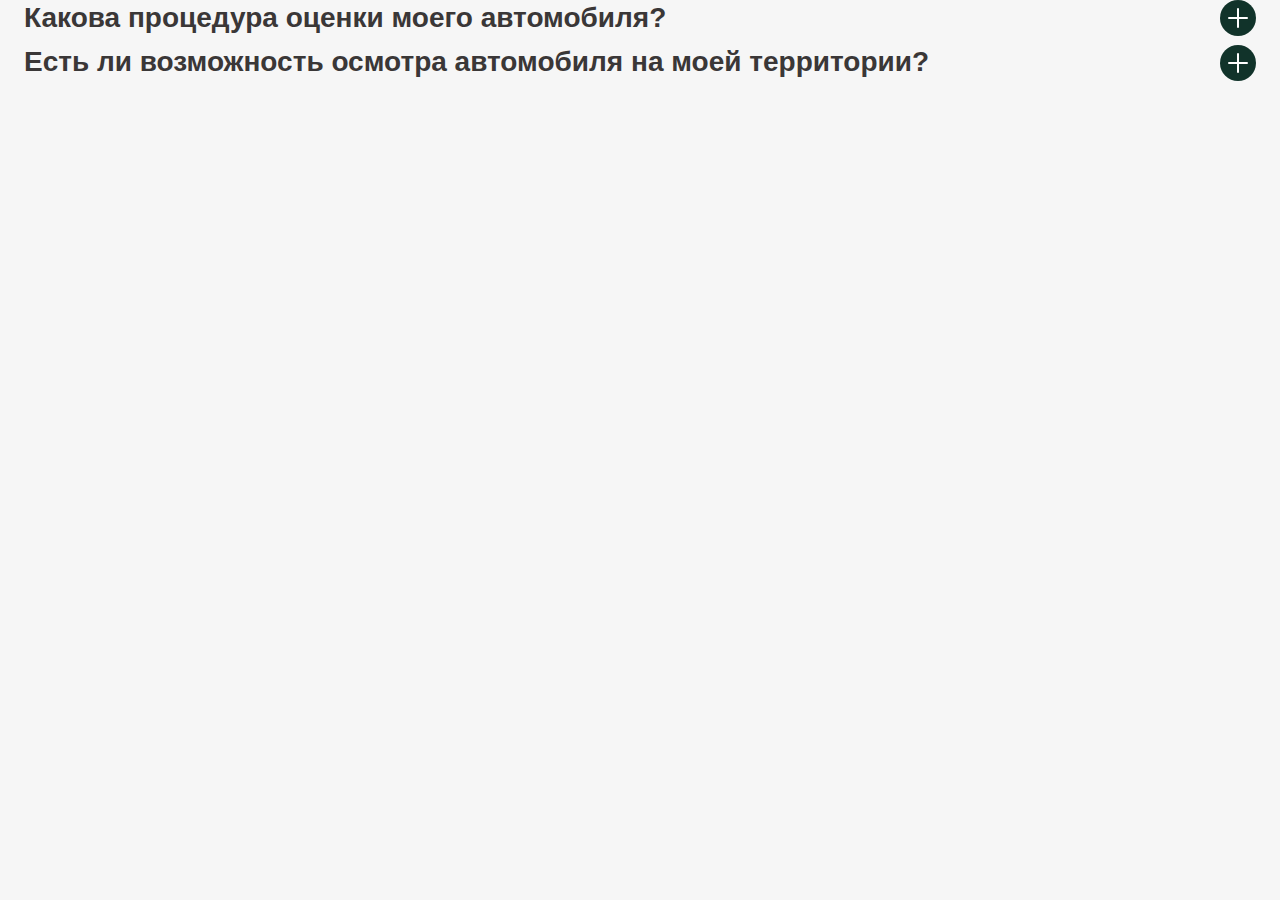
<file: components/accordion.html>
<!DOCTYPE html>
<html lang="ru">

<head>
    <meta charset="UTF-8">
    <meta name="viewport" content="width=device-width, initial-scale=1.0">
    <link rel="stylesheet" href="../css/main.css">
    <title>Аккордеон | Пример</title>
</head>

<body>
    <div class="container">
        <div class="accordion">
            <ul class="accordion-list">
                <li class="accordion-list__item">
                    <div class="accordion__top">
                        <p class="accordion__title">Какова процедура оценки моего автомобиля?</p>
                        <button class="accordion-list__btn">
                            <span></span>
                            <span></span>
                        </button>
                    </div>
                    <div class="accordion__bottom">
                        <p class="accordion__text">Наша компания предлагает точную оценку стоимости вашего
                            автомобиля по телефону. Просто свяжитесь с нами, и наши эксперты-оценщики
                            предоставят вам актуальную информацию. В более чем 90% случаев цена, озвученная
                            по телефону, совпадает с ценой, предложенной после осмотра автомобиля.</p>
                    </div>
                </li>
                <li class="accordion-list__item">
                    <div class="accordion__top">
                        <p class="accordion__title">Есть ли возможность осмотра автомобиля на моей территории?
                        </p>
                        <button class="accordion-list__btn">
                            <span></span>
                            <span></span>
                        </button>
                    </div>
                    <div class="accordion__bottom">
                        <p class="accordion__text">Да, мы готовы приехать к вам для осмотра вашего автомобиля в удобное
                            для вас время и место. Просто дайте нам знать, когда вам будет удобно, и наши специалисты
                            приедут к вам.</p>
                    </div>
                </li>
            </ul>
        </div>
    </div>

    <script src="../assets/libs/jquery.min.js"></script>

    <script>
        $('.accordion__top').click((e) => {
            $(e.target).closest('.accordion-list__item').find('.accordion__bottom').toggleClass('open')
            $(e.target).find('.accordion-list__btn').toggleClass('open')
        })
    </script>
</body>

</html>
</file>
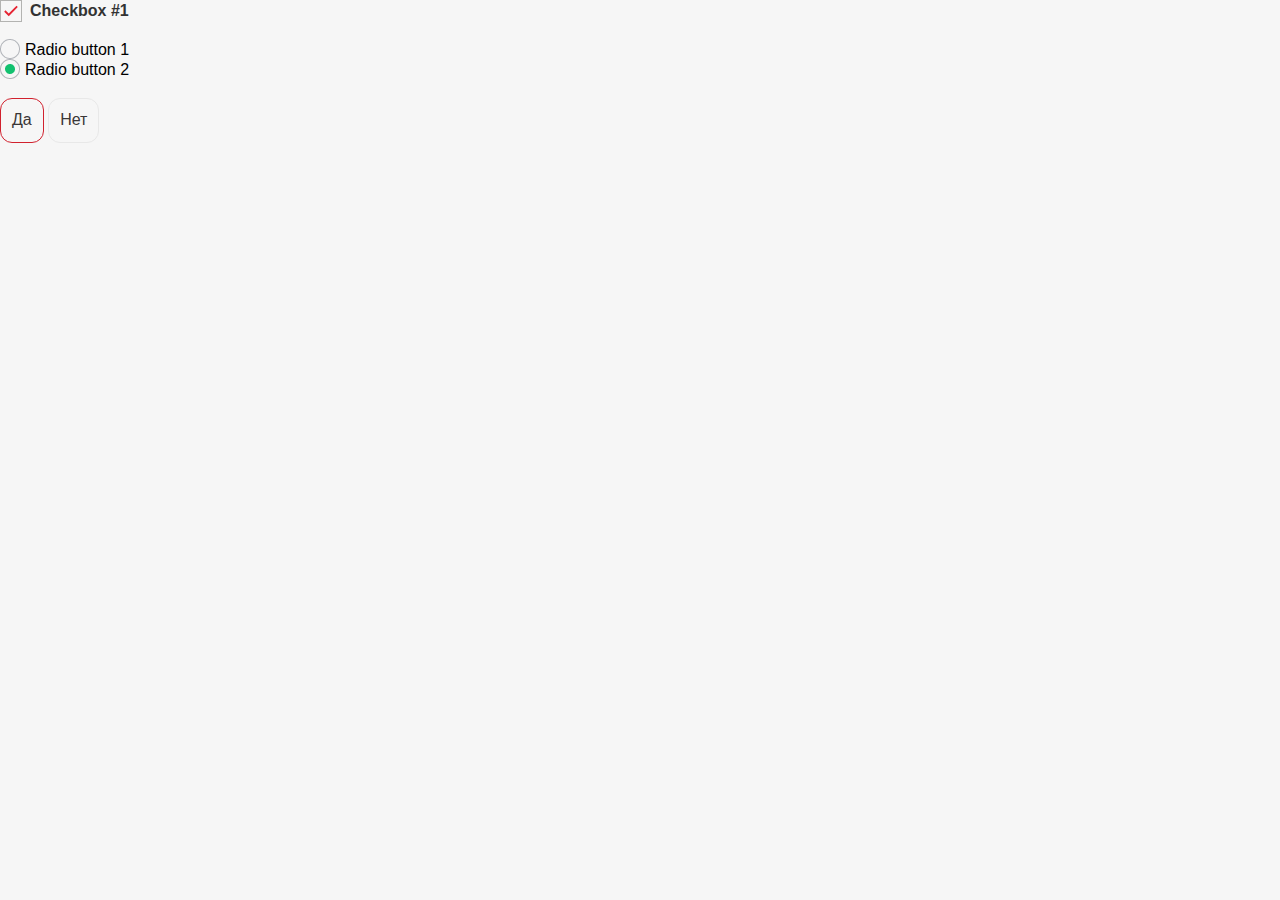
<file: components/checkbox.html>
<!DOCTYPE html>
<html lang="ru">
<head>
    <meta charset="UTF-8">
    <meta name="viewport" content="width=device-width, initial-scale=1.0">
    <link rel="stylesheet" href="../css/main.css">
    <title>Стилизованный чекбокс/радио | Пример</title>
</head>
<body>

    <!-- Стилизованный checkbox -->
    <label class="custom-checkbox">
        <input type="checkbox" checked>
        <span>Checkbox #1</span>
    </label>
    
    <br>

    <!-- Стилизованный radio v1 -->
    <div class="custom-radio">
        <input id="radio-1" type="radio" name="radio" value="1" checked>
        <label for="radio-1">Radio button 1</label>
    </div>
    <div class="custom-radio">
        <input id="radio-2" type="radio" name="radio" value="1" checked>
        <label for="radio-2">Radio button 2</label>
    </div>

    <br>

    <!-- Стилизованный radio v2 -->
    <div class="toggle toggle--1">
        <input id="damage-1" type="radio" name="damage" value="no" checked>
        <label for="damage-1">Да</label>
    </div>
    <div class="toggle toggle--1">
        <input id="damage-2" type="radio" name="damage" value="brakes">
        <label for="damage-2">Нет</label>
    </div>
</body>
</html>
</file>
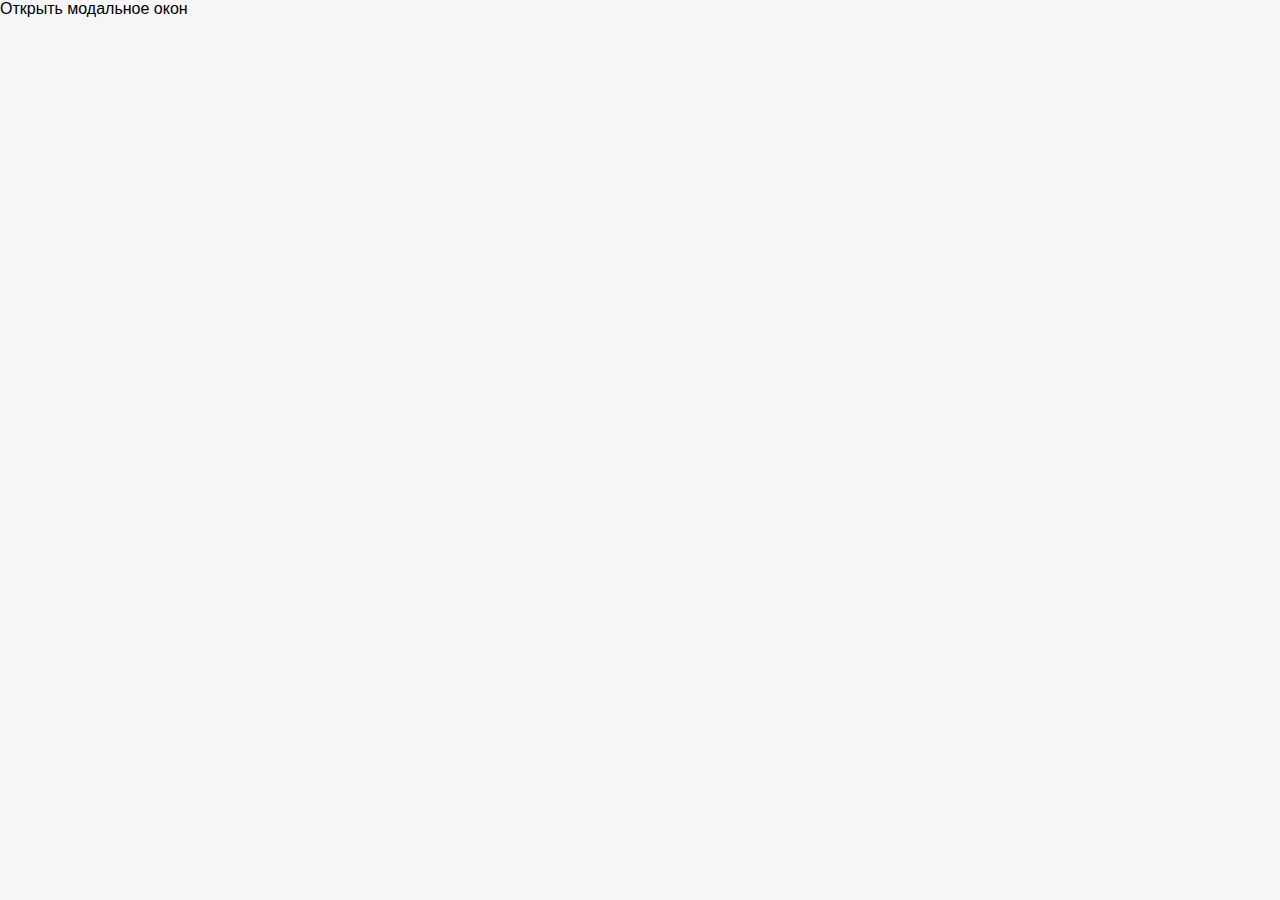
<file: components/modal.html>
<!DOCTYPE html>
<html lang="ru">
<head>
    <meta charset="UTF-8">
    <meta name="viewport" content="width=device-width, initial-scale=1.0">
    <link rel="stylesheet" href="../css/main.css">
    <title>Модальное окно | Пример</title>
</head>
<body>

    <button class="open-modal">Открыть модальное окон</button>

    <div class="modal modal--form">
        <div class="modal__body modal__body--form">
            <div class="modal__wrapper modal__wrapper--form">
                <button class="close-modal">
                    <img src="../assets/img/icons/close.svg" alt="">
                </button>
                <div class="modal__info">
                    <div class="modal__header">
                        <h2 class="modal__title">Получите возможность участвовать в проекте!</h2>
                        <p class="modal__text">Оставьте ваши контакты и получите персональный инвестиционный план</p>
                    </div>
                    <form class="form modal-form">
                        <input type="text" class="input input--green modal-form__input" name="name" placeholder="Ваше имя">
                        <input type="tel" class="input input--green modal-form__input" name="phone" placeholder="Номер телефона">
                        <input type="email" class="input input--green modal-form__input" name="phone" placeholder="Email">
                        <label class="custom-checkbox">
                            <input type="checkbox" checked>
                            <span>Я даю свое согласие на обработку персональных данных</span>
                        </label>
                        <button class="btn btn--green btn-hover btn-hover--green modal-form__btn">Отправить запрос</button>
                    </form>
                </div>
            </div>
        </div>
    </div>

    <script src="../assets/libs/jquery.min.js"></script>

    <script>
        // Модальное окно
        function showModal(btnOpen, modalBody) {
            btnOpen.click(function () {
                modalBody.addClass('active');
                $('html').addClass('no-scroll');
                return false;
            });

            $(document).keydown(function (e) {
                if (e.keyCode === 27) {
                    e.stopPropagation();
                    modalBody.removeClass('active');
                    $('html').removeClass('no-scroll');
                }
            });

            modalBody.click(function (e) {
                if ($(e.target).closest('.modal__wrapper').length == 0) {
                    $(this).removeClass('active');
                    $('html').removeClass('no-scroll');
                }
            });

            $('.close-modal').click((e) => {
                modalBody.removeClass('active');
                $('html').removeClass('no-scroll');
            })
        }

        showModal($('.open-modal'), $('.modal--form'));
    </script>
</body>
</html>
</file>
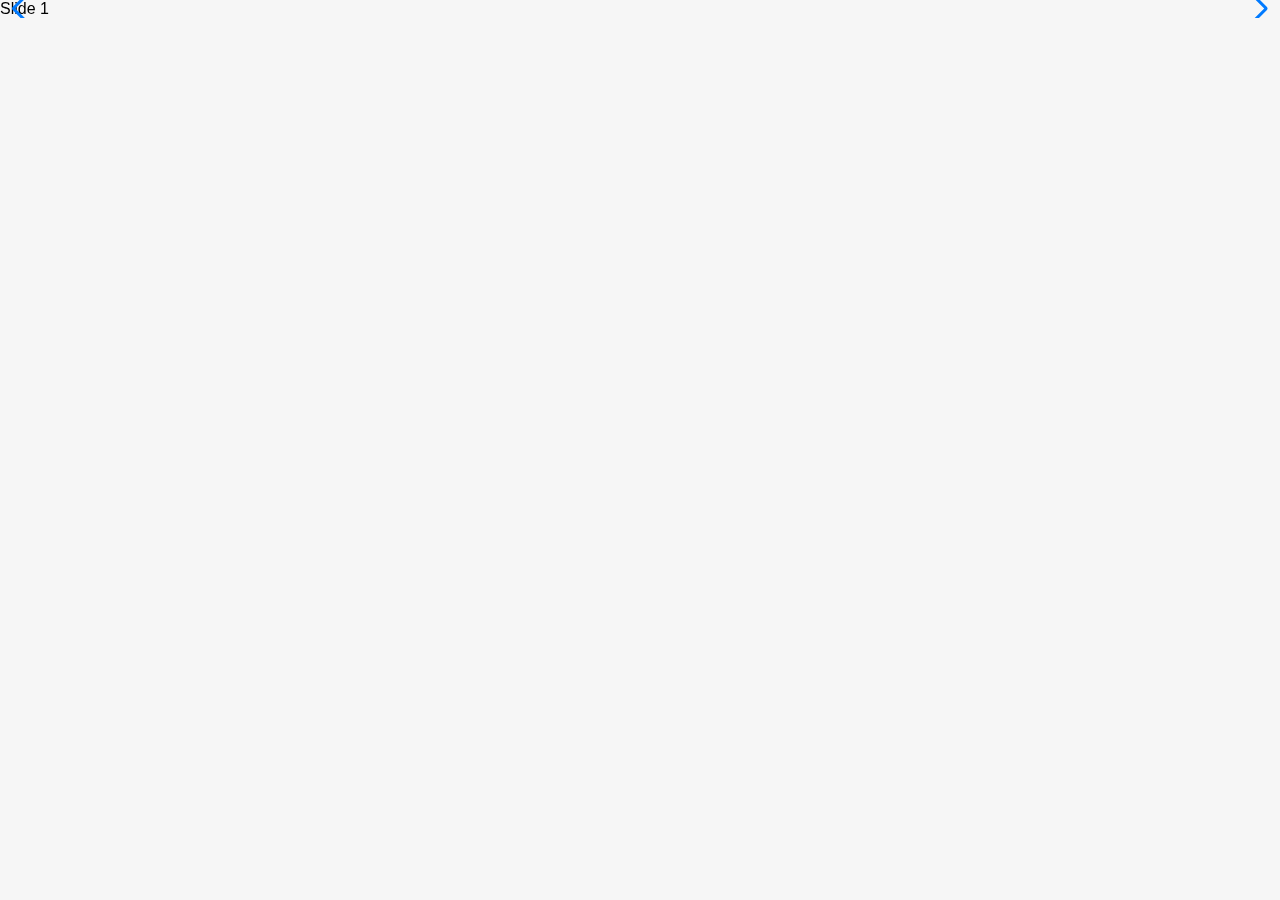
<file: components/swiper.html>
<!DOCTYPE html>
<html lang="ru">
<head>
    <meta charset="UTF-8">
    <meta name="viewport" content="width=device-width, initial-scale=1.0">
    <link rel="stylesheet" href="../assets/libs/swiper-bundle.min.css">
    <link rel="stylesheet" href="../css/main.css">
    <title>Swiper | Пример</title>
</head>
<body>
    
    <div class="swiper">
        <div class="swiper-wrapper">
            <div class="swiper-slide">Slide 1</div>
            <div class="swiper-slide">Slide 2</div>
            <div class="swiper-slide">Slide 3</div>
        </div>
        <div class="swiper-pagination"></div>
      
        <div class="swiper-button-prev"></div>
        <div class="swiper-button-next"></div>
      
        <div class="swiper-scrollbar"></div>
    </div>

    <script src="../assets/libs/swiper-bundle.min.js"></script>
    <script src="../assets/js/swiper.js"></script>
</body>
</html>
</file>
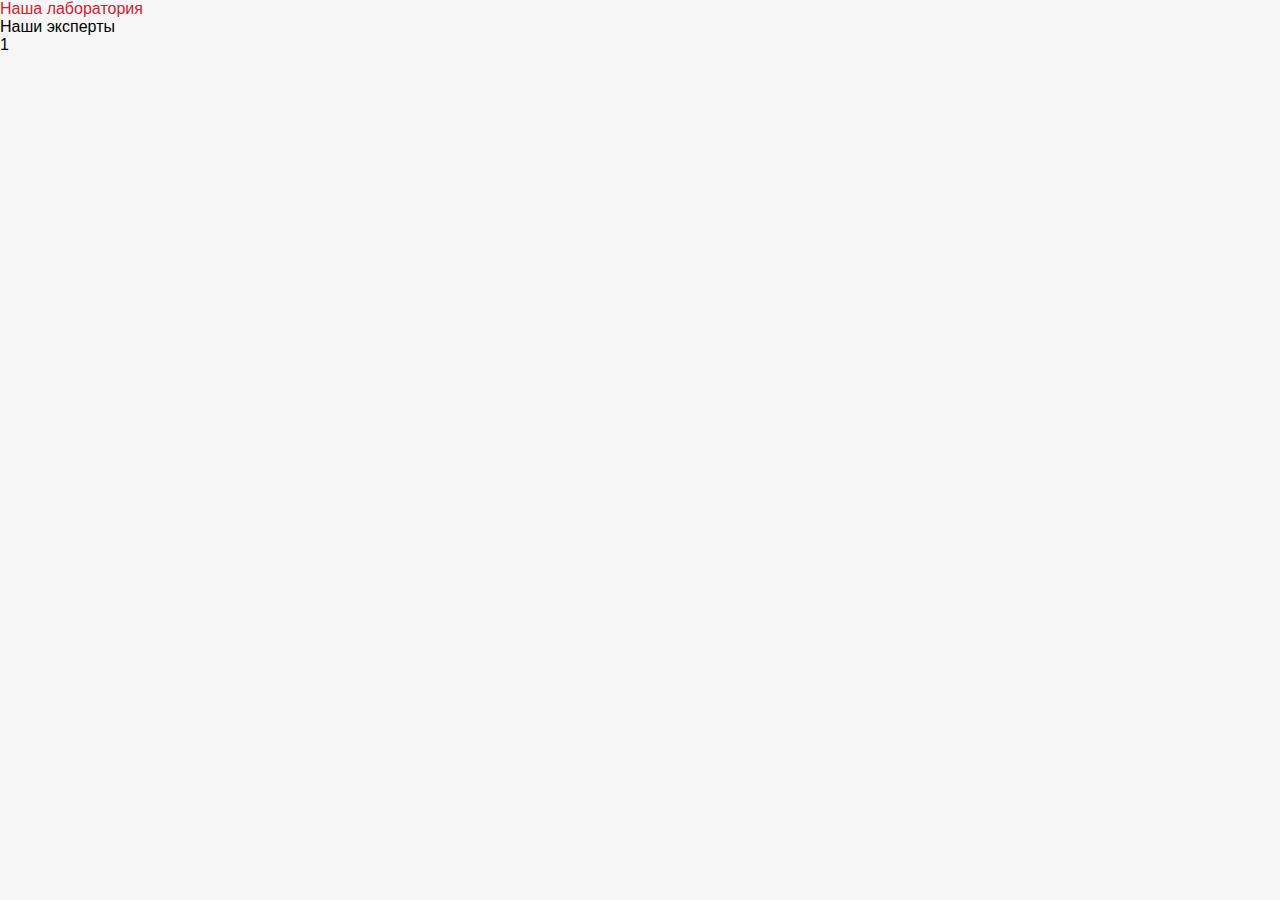
<file: components/tabs.html>
<!DOCTYPE html>
<html lang="ru">
<head>
    <meta charset="UTF-8">
    <meta name="viewport" content="width=device-width, initial-scale=1.0">
    <link rel="stylesheet" href="../css/main.css">
    <title>Табы | Пример</title>
</head>
<body>

    <div class="tabs">
        <ul class="tabs__list">
            <li class="active-tab">Наша лаборатория</li>
            <li>Наши эксперты</li>
        </ul>
        <ul class="tabs__wrapper">
            <li class="tabs__content active">
                1
            </li>
            <li class="tabs__content">
                2
            </li>
        </ul>
    </div>

    <script src="../assets/libs/jquery.min.js"></script>

    <script>
        function tabs(wrapperMain, wrapperTab, wrapperContent, activeTab, activeContent) {
            $(wrapperTab).on('click', 'li:not('+activeTab+')', function () {
                $(this)
                    .addClass(activeTab).siblings().removeClass(activeTab)
                    .closest(wrapperMain).find(wrapperContent).removeClass(activeContent).eq($(this).index()).addClass(activeContent);
            });
        }
        tabs('.tabs', '.tabs__list', '.tabs__content', 'active-tab', 'active');
    </script>
</body>
</html>
</file>
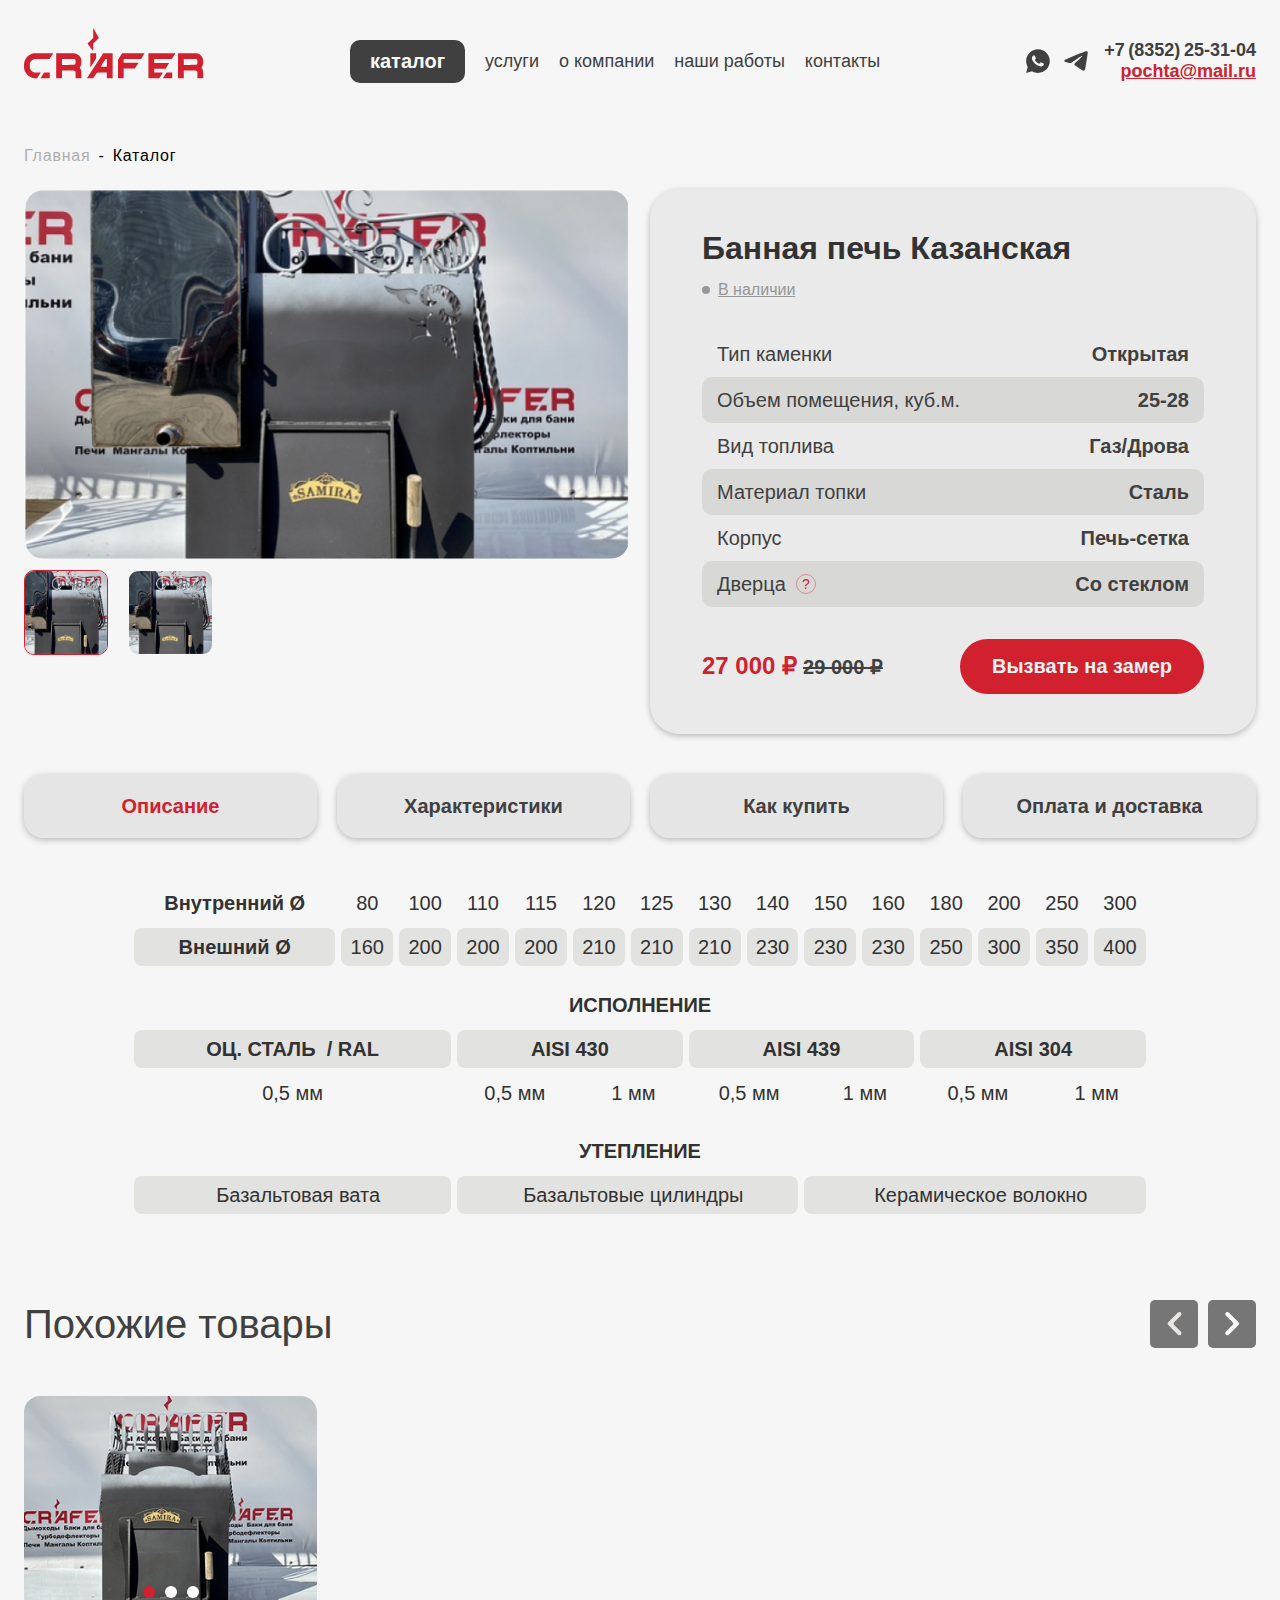
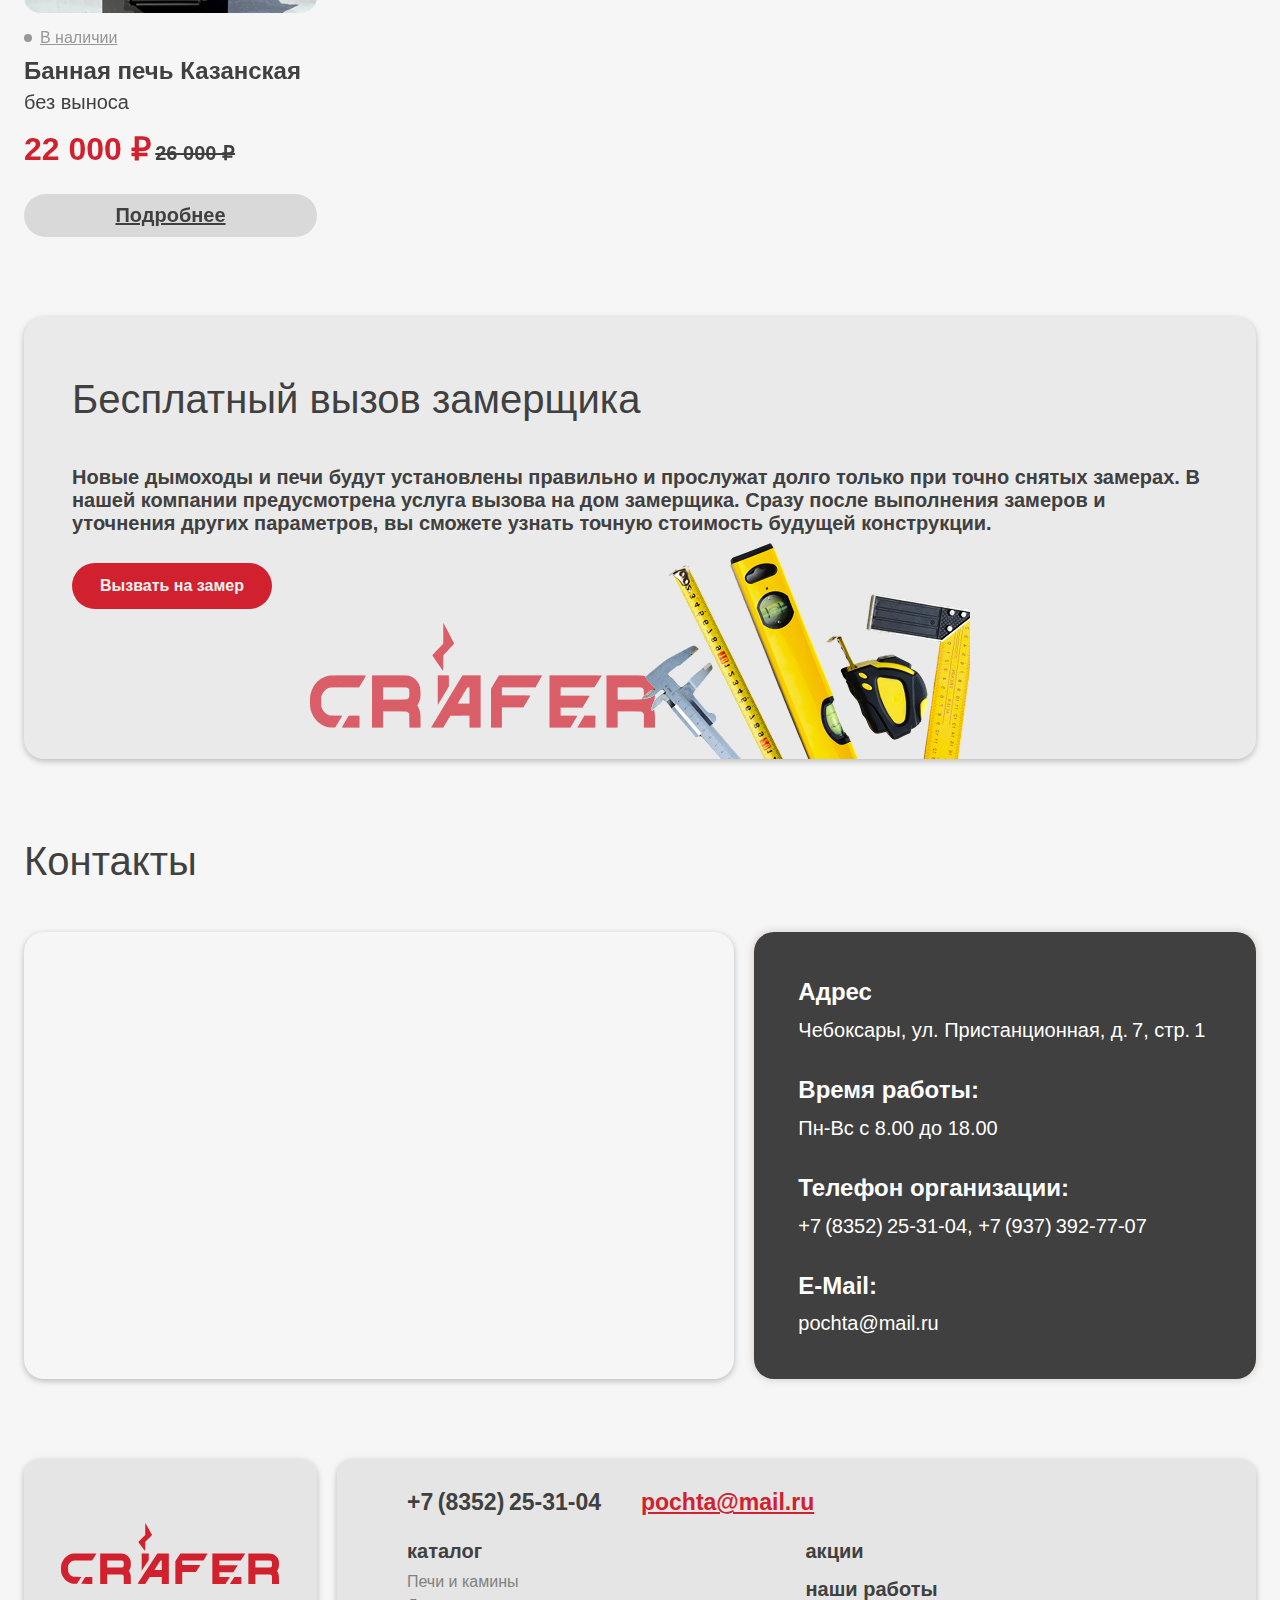
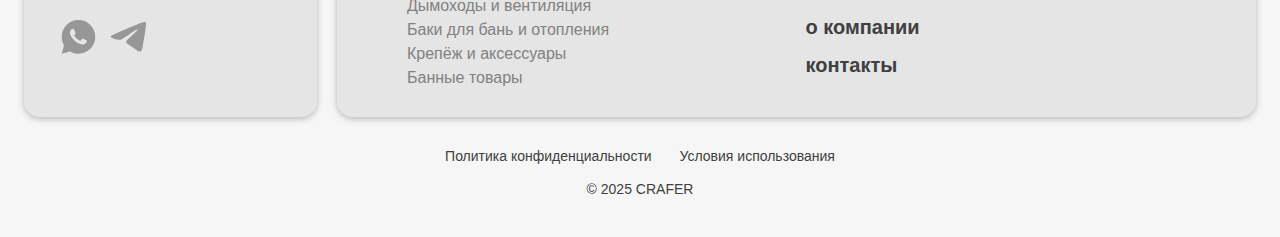
<file: pages/catalog-detail.html>
<!DOCTYPE html>
<html lang="ru">

<head>
    <meta charset="UTF-8">
    <meta name="viewport" content="width=device-width, initial-scale=1.0">
    <title>Товар</title>
    <link rel="stylesheet" href="/assets/libs/swiper-bundle.min.css">
    <link rel="stylesheet" href="/assets/libs/simplebar.css">
    <link rel="stylesheet" href="/css/main.css">
</head>

<body>
    <header class="header">
        <div class="container">
            <div class="header__wrapper">
                <a href="/" class="logo">
                    <img src="/assets/img/icons/logo.svg" alt="logo">
                </a>
                <nav class="menu">
                    <ul class="menu-nav">
                        <li class="menu-nav__item dropdown-menu dropdown-menu--main">
                            <a href="" class="menu-nav__link menu-nav__link--active dropdown-menu__toggle">каталог</a>
                            <div class="dropdown-menu__container">
                                <div class="catalog-menu">
                                    <div class="catalog-menu__wrapper">
                                        <div class="catalog-menu__side">
                                            <ul class="catalog-menu-section">
                                                <li class="catalog-menu-section__item">
                                                    <a href="" class="catalog-menu-section__head">
                                                        <span class="catalog-menu-section__head-name">Печи и
                                                            камины</span>
                                                        <svg width="11" height="14"
                                                            class="catalog-menu-section__head-arrow" viewBox="0 0 11 14"
                                                            fill="none" xmlns="http://www.w3.org/2000/svg">
                                                            <path
                                                                d="M10.8145 7L2.06095 -2.38418e-07L0 1.64576L6.6999 7L0 12.3531L2.05949 14L10.8145 7Z" />
                                                        </svg>
                                                    </a>
                                                    <div class="catalog-menu__subsection">
                                                        <div class="catalog-menu__subsection-wrapper">
                                                            <p class="catalog-menu__subsection-title">Распределительное
                                                                оборудование</p>
                                                            <div class="catalog-menu__subsection-list">
                                                                <ul class="catalog-menu-subsection">
                                                                    <li class="catalog-menu-subsection__item">
                                                                        <a href=""
                                                                            class="catalog-menu-subsection__link">
                                                                            <img src="/assets/img/other/section-icon.png"
                                                                                class="catalog-menu-subsection__link-icon"
                                                                                alt="">
                                                                            <div
                                                                                class="catalog-menu-subsection__link-content">
                                                                                <span
                                                                                    class="catalog-menu-subsection__link-name">Печи
                                                                                    и камины</span>
                                                                                <span
                                                                                    class="catalog-menu-subsection__link-count">(16
                                                                                    шт)</span>
                                                                            </div>
                                                                        </a>
                                                                    </li>
                                                                </ul>
                                                            </div>
                                                        </div>
                                                    </div>
                                                </li>
                                                <li class="catalog-menu-section__item">
                                                    <a href="" class="catalog-menu-section__head">
                                                        <span class="catalog-menu-section__head-name">Дымоходы и
                                                            вентиляция</span>
                                                        <svg width="11" height="14"
                                                            class="catalog-menu-section__head-arrow" viewBox="0 0 11 14"
                                                            fill="none" xmlns="http://www.w3.org/2000/svg">
                                                            <path
                                                                d="M10.8145 7L2.06095 -2.38418e-07L0 1.64576L6.6999 7L0 12.3531L2.05949 14L10.8145 7Z" />
                                                        </svg>
                                                    </a>
                                                    <div class="catalog-menu__subsection">
                                                        <div class="catalog-menu__subsection-wrapper">
                                                            <p class="catalog-menu__subsection-title">Шкафы управления и
                                                                автоматизации</p>
                                                            <div class="catalog-menu__subsection-list">
                                                                <ul class="catalog-menu-subsection">
                                                                    <li class="catalog-menu-subsection__item">
                                                                        <a href=""
                                                                            class="catalog-menu-subsection__link">Щ070</a>
                                                                    </li>
                                                                </ul>
                                                            </div>
                                                        </div>
                                                    </div>
                                                </li>
                                                <li class="catalog-menu-section__item">
                                                    <a href="" class="catalog-menu-section__head">
                                                        <span class="catalog-menu-section__head-name">Крепёж и
                                                            аксессуары</span>
                                                        <svg width="11" height="14"
                                                            class="catalog-menu-section__head-arrow" viewBox="0 0 11 14"
                                                            fill="none" xmlns="http://www.w3.org/2000/svg">
                                                            <path
                                                                d="M10.8145 7L2.06095 -2.38418e-07L0 1.64576L6.6999 7L0 12.3531L2.05949 14L10.8145 7Z" />
                                                        </svg>
                                                    </a>
                                                    <div class="catalog-menu__subsection">
                                                        <div class="catalog-menu__subsection-wrapper">
                                                            <p class="catalog-menu__subsection-title">Системы
                                                                оперативного тока</p>
                                                            <div class="catalog-menu__subsection-list">
                                                                <ul class="catalog-menu-subsection">
                                                                    <li class="catalog-menu-subsection__item">
                                                                        <a href=""
                                                                            class="catalog-menu-subsection__link">Щ070</a>
                                                                    </li>
                                                                </ul>
                                                            </div>
                                                        </div>
                                                    </div>
                                                </li>
                                                <li class="catalog-menu-section__item">
                                                    <a href="" class="catalog-menu-section__head">
                                                        <span class="catalog-menu-section__head-name">Банные
                                                            товары</span>
                                                        <svg width="11" height="14"
                                                            class="catalog-menu-section__head-arrow" viewBox="0 0 11 14"
                                                            fill="none" xmlns="http://www.w3.org/2000/svg">
                                                            <path
                                                                d="M10.8145 7L2.06095 -2.38418e-07L0 1.64576L6.6999 7L0 12.3531L2.05949 14L10.8145 7Z" />
                                                        </svg>
                                                    </a>
                                                </li>
                                            </ul>
                                        </div>
                                    </div>
                                </div>
                            </div>
                        </li>
                        <li class="menu-nav__item">
                            <a href="" class="menu-nav__link">услуги</a>
                        </li>
                        <li class="menu-nav__item">
                            <a href="" class="menu-nav__link">о компании</a>
                        </li>
                        <li class="menu-nav__item">
                            <a href="" class="menu-nav__link">наши работы</a>
                        </li>
                        <li class="menu-nav__item">
                            <a href="" class="menu-nav__link">КОНТАКТЫ</a>
                        </li>
                    </ul>
                </nav>
                <div class="header__right">
                    <ul class="social-list">
                        <li class="social-list__item">
                            <a href="" class="social-list__link">
                                <img src="/assets/img/icons/i-wa.svg" alt="vk">
                            </a>
                        </li>
                        <li class="social-list__item">
                            <a href="" class="social-list__link">
                                <img src="/assets/img/icons/i-tg.svg" alt="vk">
                            </a>
                        </li>
                    </ul>
                    <div class="header__contacts">
                        <a href="tel:" class="header__phone">+7 (8352) 25‑31‑04</a>
                        <a href="mailto:" class="header__mail">pochta@mail.ru</a>
                    </div>
                </div>
                <button class="btn-menu">
                    <span></span>
                    <span></span>
                    <span></span>
                </button>
            </div>
        </div>
    </header>

    <main class="main">
        <!-- Хлебные крошки -->
        <section class="section section--breadcrumb">
            <div class="container">
                <ul class="breadcrumb">
                    <li class="breadcrumb__item">
                        <a href="../index.html" class="breadcrumb__item-link">Главная</a>
                    </li>
                    <li class="breadcrumb__item">
                        <span class="breadcrumb__item-link breadcrumb__item-link--active">Каталог</span>
                    </li>
                </ul>
            </div>
        </section>

        <!-- Карточка товара -->
        <section class="">
            <div class="container">
                <div class="product-detail">
                    <div class="product-detail__wrapper">
                        <div class="product-detail__top product-detail__top--mobile">
                            <h2 class="product-detail__info-name product-detail__info-name--mobile">Банная печь
                                Казанская</h2>
                            <div class="product-card-status" aria-stock="yes">
                                <span>В наличии</span>
                            </div>
                        </div>
                        <div class="product-detail__slider">
                            <div class="product-detail__slider-wrapper">
                                <div class="swiper swiper-detail-product">
                                    <div class="swiper-wrapper swiper-detail-product__wrapper">
                                        <div class="swiper-slide swiper-detail-product__slide">
                                            <a href="" class="swiper-detail-product__slide-link">
                                                <img src="/assets/img/other/product-detail.png"
                                                    class="swiper-detail-product__slide-img" alt="">
                                            </a>
                                        </div>
                                        <div class="swiper-slide swiper-detail-product__slide">
                                            <a href="" class="swiper-detail-product__slide-link">
                                                <img src="/assets/img/other/product-detail.png"
                                                    class="swiper-detail-product__slide-img" alt="">
                                            </a>
                                        </div>
                                    </div>
                                    <div
                                        class="swiper__btn swiper-detail-product__btn swiper-detail-product__btn--prev">
                                        <svg width="15" height="24" viewBox="0 0 15 24" fill="none"
                                            xmlns="http://www.w3.org/2000/svg">
                                            <path
                                                d="M13.9209 22.5343C14.7187 21.751 14.7194 20.4658 13.9225 19.6816L7.16547 13.033C6.36911 12.2494 6.36912 10.9653 7.16547 10.1818L13.9225 3.53313C14.7194 2.74895 14.7187 1.46372 13.9209 0.680407L13.8013 0.562961C13.0233 -0.200869 11.7769 -0.200869 10.9989 0.56296L1.20355 10.1802C0.405128 10.9641 0.40513 12.2506 1.20356 13.0345L10.9989 22.6518C11.7769 23.4156 13.0233 23.4156 13.8013 22.6518L13.9209 22.5343Z" />
                                        </svg>
                                    </div>
                                    <div
                                        class="swiper__btn swiper-detail-product__btn swiper-detail-product__btn--next">
                                        <svg width="15" height="24" viewBox="0 0 15 24" fill="none"
                                            xmlns="http://www.w3.org/2000/svg">
                                            <path
                                                d="M0.827141 0.680653C0.0293236 1.46396 0.0286226 2.7492 0.825584 3.53338L7.58258 10.182C8.37893 10.9656 8.37893 12.2496 7.58258 13.0332L0.825584 19.6818C0.0286226 20.466 0.0293236 21.7512 0.82714 22.5346L0.946761 22.652C1.72474 23.4158 2.97115 23.4158 3.74912 22.652L13.5445 13.0347C14.3429 12.2508 14.3429 10.9644 13.5445 10.1805L3.74912 0.563204C2.97115 -0.200624 1.72474 -0.200623 0.946762 0.563206L0.827141 0.680653Z" />
                                        </svg>
                                    </div>
                                </div>
                            </div>
                            <div thumbsSlider="" class="swiper swiper-detail-product-small">
                                <div class="swiper-wrapper swiper-detail-product-small__wrapper">
                                    <div class="swiper-slide swiper-detail-product-small__slide">
                                        <img src="/assets/img/other/product-detail.png"
                                            class="swiper-detail-product-small__slide-img" alt="">
                                    </div>
                                    <div class="swiper-slide swiper-detail-product-small__slide">
                                        <img src="/assets/img/other/product-detail.png"
                                            class="swiper-detail-product-small__slide-img" alt="">
                                    </div>
                                </div>
                            </div>
                        </div>
                        <div class="product-detail__info">
                            <div class="product-detail__top product-detail__top--desktop">
                                <h2 class="product-detail__info-name product-detail__info-name--desktop">Банная печь
                                    Казанская</h2>
                                <div class="product-card-status" aria-stock="yes">
                                    <span>В наличии</span>
                                </div>
                            </div>
                            <ul class="product-hits">
                                <li class="product-hits__item">
                                    <p class="product-hits__item-text">Тип каменки</p>
                                    <span class="product-hits__item-value">Открытая</span>
                                </li>
                                <li class="product-hits__item">
                                    <p class="product-hits__item-text">Объем помещения, куб.м.</p>
                                    <span class="product-hits__item-value">25-28</span>
                                </li>
                                <li class="product-hits__item">
                                    <p class="product-hits__item-text">Вид топлива</p>
                                    <span class="product-hits__item-value">Газ/Дрова</span>
                                </li>
                                <li class="product-hits__item">
                                    <p class="product-hits__item-text">Материал топки</p>
                                    <span class="product-hits__item-value">Сталь</span>
                                </li>
                                <li class="product-hits__item">
                                    <p class="product-hits__item-text">Корпус</p>
                                    <span class="product-hits__item-value">Печь-сетка</span>
                                </li>
                                <li class="product-hits__item">
                                    <div class="product-hits__item-wrapper">
                                        <p class="product-hits__item-text">Дверца</p>
                                        <div class="product-hits__item-hit-wrapper">
                                            <span class="product-hits__item-hit">?</span>
                                            <div class="product-hits__item-hit-text">
                                                <span>Дверца со стеклом приобретается отдельно</span>
                                            </div>
                                        </div>
                                    </div>
                                    <span class="product-hits__item-value">Со стеклом</span>
                                </li>
                            </ul>
                            <div class="product-detail__info-bottom">
                                <div class="product-detail__info-price-wrapper">
                                    <p class="product-detail__info-price">27 000 ₽</p>
                                    <span class="product-detail__info-price-old">29 000 ₽</span>
                                </div>
                                <button class="btn product-detail__info-btn">Вызвать на замер</button>
                            </div>
                        </div>
                    </div>
                </div>
            </div>
        </section>

        <!-- Характеристики -->
        <section class="section">
            <div class="container">
                <div class="product-info">
                    <div class="tabs info-tabs">
                        <div class="info-tabs__top">
                            <ul class="tabs__list info-tabs__list">
                                <li class="active-tab">Описание</li>
                                <li>Характеристики</li>
                                <li>Как купить</li>
                                <li>Оплата и доставка</li>
                            </ul>
                        </div>
                        <ul class="tabs__wrapper info-tabs__wrapper">
                            <li class="tabs__content info-tabs__content">
                                <div class="product-info__description">
                                    <div class="product-info__description-text">
                                        <p>
                                            В основе печи используется высококачественная сталь, толщиной 4 мм. Этот
                                            материал также позволяет ей быстро нагреваться и равномерно отдавать тепло.
                                            <br><br>
                                            С вместительностью парильного помещения в 25-35 куб.м, печь "Ригер" идеально
                                            подходит для небольших бань и саун. Она способна создать насыщенную парную,
                                            где вы сможете полностью расслабиться и насладиться процессом парения.
                                            <br><br>
                                            Печь "Ригер" оснащена достаточным объемом топки в 81 литр, позволяющим
                                            удобно закладывать камни. Масса закладываемых камней от 60 до 80 кг
                                            обеспечивает длительное время непрерывного обогрева и смягчает сухость
                                            парилки.
                                            <br><br>
                                            Общая масса печи составляет 74 кг, что делает её переноску и установку
                                            легкими
                                            и удобными.
                                            <br><br>
                                            Печь "Ригер" - это идеальный выбор для тех, кто желает создать домашнюю
                                            парилку
                                            с максимальным комфортом и эстетическим удовольствием. Она станет
                                            неотъемлемой частью вашего парильного ритуала, придаст вашей бане уют и
                                            шарм, обеспечивая
                                            вас теплом и расслаблением, которые Вы заслуживаете.
                                        </p>
                                    </div>
                                    <div class="product-info__description-img">
                                        <img src="/assets/img/other/desc-1.png" alt="">
                                    </div>
                                </div>
                            </li>
                            <li class="tabs__content info-tabs__content active">
                                <div class="product-info__characteristics">
                                    <!-- <ul class="product-info__characteristics-list">
                                        <li class="product-info__characteristics-item">
                                            <div class="product-info__characteristics-item-wrapper">
                                                <p class="product-info__characteristics-item-text">Дверца</p>
                                                <div class="product-info__characteristics-item-hit-wrapper">
                                                    <span class="product-info__characteristics-item-hit">?</span>
                                                    <div class="product-info__characteristics-item-hit-text">
                                                        <span>Дверца со стеклом приобретается отдельно</span>
                                                    </div>
                                                </div>
                                            </div>
                                            <span class="product-info__characteristics-item-value">Открытая</span>
                                        </li>
                                        <li class="product-info__characteristics-item">
                                            <p class="product-info__characteristics-item-text">Тип каменки</p>
                                            <span class="product-info__characteristics-item-value">Открытая</span>
                                        </li>
                                        <li class="product-info__characteristics-item">
                                            <p class="product-info__characteristics-item-text">Объем помещения, куб.м. </p>
                                            <span class="product-info__characteristics-item-value">25-28</span>
                                        </li>
                                        <li class="product-info__characteristics-item">
                                            <p class="product-info__characteristics-item-text">Объем помещения, куб.м. </p>
                                            <span class="product-info__characteristics-item-value">25-28</span>
                                        </li>
                                    </ul> -->
                                    <div class="product-info__characteristics-table">
                                        <table border="1" cellspacing="0" cellpadding="0">
                                            <tbody>
                                                <tr>
                                                    <td valign="top" width="176">
                                                        <p class="justifyleft"><strong>Внутренний Ø</strong></p>
                                                    </td>
                                                    <td style="text-align: center;" valign="top" width="37">
                                                        <p class="justifyleft">80</p>
                                                    </td>
                                                    <td style="text-align: center;" valign="top" width="36">
                                                        <p>100</p>
                                                    </td>
                                                    <td style="text-align: center;" valign="top" width="36">
                                                        <p>110</p>
                                                    </td>
                                                    <td style="text-align: center;" valign="top" width="36">
                                                        <p>115</p>
                                                    </td>
                                                    <td style="text-align: center;" valign="top" width="36">
                                                        <p>120</p>
                                                    </td>
                                                    <td style="text-align: center;" valign="top" width="36">
                                                        <p>125</p>
                                                    </td>
                                                    <td style="text-align: center;" valign="top" width="36">
                                                        <p>130</p>
                                                    </td>
                                                    <td style="text-align: center;" valign="top" width="36">
                                                        <p>140</p>
                                                    </td>
                                                    <td style="text-align: center;" valign="top" width="36">
                                                        <p>150</p>
                                                    </td>
                                                    <td style="text-align: center;" valign="top" width="36">
                                                        <p>160</p>
                                                    </td>
                                                    <td style="text-align: center;" valign="top" width="36">
                                                        <p>180</p>
                                                    </td>
                                                    <td style="text-align: center;" valign="top" width="36">
                                                        <p>200</p>
                                                    </td>
                                                    <td style="text-align: center;" valign="top" width="36">
                                                        <p>250</p>
                                                    </td>
                                                    <td style="text-align: center;" valign="top" width="36">
                                                        <p>300</p>
                                                    </td>
                                                </tr>
                                                <tr>
                                                    <td valign="top" width="176">
                                                        <p><strong>Внешний Ø</strong></p>
                                                    </td>
                                                    <td valign="top" width="37">
                                                        <p style="text-align: center;">160</p>
                                                    </td>
                                                    <td style="text-align: center;" valign="top" width="36">
                                                        <p>200</p>
                                                    </td>
                                                    <td style="text-align: center;" valign="top" width="36">
                                                        <p>200</p>
                                                    </td>
                                                    <td style="text-align: center;" valign="top" width="36">
                                                        <p>200</p>
                                                    </td>
                                                    <td style="text-align: center;" valign="top" width="36">
                                                        <p>210</p>
                                                    </td>
                                                    <td style="text-align: center;" valign="top" width="36">
                                                        <p>210</p>
                                                    </td>
                                                    <td style="text-align: center;" valign="top" width="36">
                                                        <p>210</p>
                                                    </td>
                                                    <td style="text-align: center;" valign="top" width="36">
                                                        <p>230</p>
                                                    </td>
                                                    <td style="text-align: center;" valign="top" width="36">
                                                        <p>230</p>
                                                    </td>
                                                    <td style="text-align: center;" valign="top" width="36">
                                                        <p>230</p>
                                                    </td>
                                                    <td style="text-align: center;" valign="top" width="36">
                                                        <p>250</p>
                                                    </td>
                                                    <td style="text-align: center;" valign="top" width="36">
                                                        <p>300</p>
                                                    </td>
                                                    <td style="text-align: center;" valign="top" width="36">
                                                        <p>350</p>
                                                    </td>
                                                    <td valign="top" width="36">
                                                        <p style="text-align: center;">400</p>
                                                    </td>
                                                </tr>
                                                <tr>
                                                    <td colspan="15" valign="top" width="631">
                                                        <p align="center"><strong>ИСПОЛНЕНИЕ</strong></p>
                                                    </td>
                                                </tr>
                                                <tr>
                                                    <td colspan="3" valign="top" width="199">
                                                        <p class="justifyleft">
                                                            <strong>
                                                                <strong>
                                                                    <span>ОЦ. СТАЛЬ&nbsp;</span>
                                                                </strong>
                                                                <strong>
                                                                    <span>/</span>
                                                                </strong>
                                                                <strong>
                                                                    <span lang="EN-US"> RAL</span>
                                                                </strong>
                                                            </strong>
                                                            <span lang="EN-US"><br></span>
                                                        </p>
                                                    </td>
                                                    <td colspan="4" valign="top" width="144">
                                                        <p style="text-align: center;">
                                                            <strong>AISI 430</strong></p>
                                                    </td>
                                                    <td colspan="4" valign="top" width="144">
                                                        <p style="text-align: center;">
                                                            <strong>AISI 439</strong></p>
                                                    </td>
                                                    <td colspan="4" valign="top" width="144">
                                                        <p style="text-align: center;">
                                                            <strong>AISI 304</strong></p>
                                                    </td>
                                                </tr>
                                                <tr>
                                                    <td colspan="3" valign="top" width="199">
                                                        <p style="text-align: center;" align="center">0,5 мм</p>
                                                    </td>
                                                    <td style="text-align: center;" colspan="2" valign="top" width="72">
                                                        <p>&nbsp;0,5 мм</p>
                                                    </td>
                                                    <td style="text-align: center;" colspan="2" valign="top" width="72">
                                                        <p>&nbsp; 1 мм</p>
                                                    </td>
                                                    <td style="text-align: center;" colspan="2" valign="top" width="72">
                                                        <p>&nbsp; 0,5 мм</p>
                                                    </td>
                                                    <td style="text-align: center;" colspan="2" valign="top" width="72">
                                                        <p>&nbsp; 1 мм</p>
                                                    </td>
                                                    <td style="text-align: center;" colspan="2" valign="top" width="72">
                                                        <p>&nbsp;0,5 мм</p>
                                                    </td>
                                                    <td colspan="2" valign="top" width="72">
                                                        <p style="text-align: center;">&nbsp; 1 мм</p>
                                                    </td>
                                                </tr>
                                                <tr>
                                                    <td colspan="15" valign="top" width="631">
                                                        <p align="center"><strong>УТЕПЛЕНИЕ</strong></p>
                                                    </td>
                                                </tr>
                                                <tr>
                                                    <td style="text-align: center;" colspan="3" valign="top"
                                                        width="199">
                                                        <p style="text-align: center;">&nbsp; Базальтовая вата</p>
                                                    </td>
                                                    <td style="text-align: center;" colspan="6" valign="top"
                                                        width="216">
                                                        <p style="text-align: center;">&nbsp; Базальтовые цилиндры</p>
                                                    </td>
                                                    <td colspan="6" valign="top" width="216">
                                                        <p style="text-align: center;">&nbsp; Керамическое волокно</p>
                                                    </td>
                                                </tr>
                                            </tbody>
                                        </table>
                                    </div>
                                </div>
                            </li>
                            <li class="tabs__content info-tabs__content">
                                <div class="product-info__description">
                                    <div class="product-info__description-text">
                                        <p>
                                            Как купить
                                        </p>
                                    </div>
                                </div>
                            </li>
                            <li class="tabs__content info-tabs__content">
                                <div class="product-info__description">
                                    <div class="product-info__description-text">
                                        <p>
                                            Оплата и доставка
                                        </p>
                                    </div>
                                </div>
                            </li>
                        </ul>
                    </div>
                </div>
            </div>
        </section>

        <!-- Похожие товары -->
        <section class="section">
            <div class="container">
                <div class="container__top">
                    <h2>Похожие товары</h2>
                    <div class="swiper-template__btns">
                        <div class="swiper__btn similar-products-swiper__btn similar-products-swiper__btn--prev">
                            <svg width="15" height="24" viewBox="0 0 15 24" fill="none"
                                xmlns="http://www.w3.org/2000/svg">
                                <path
                                    d="M13.9209 22.5343C14.7187 21.751 14.7194 20.4658 13.9225 19.6816L7.16547 13.033C6.36911 12.2494 6.36912 10.9653 7.16547 10.1818L13.9225 3.53313C14.7194 2.74895 14.7187 1.46372 13.9209 0.680407L13.8013 0.562961C13.0233 -0.200869 11.7769 -0.200869 10.9989 0.56296L1.20355 10.1802C0.405128 10.9641 0.40513 12.2506 1.20356 13.0345L10.9989 22.6518C11.7769 23.4156 13.0233 23.4156 13.8013 22.6518L13.9209 22.5343Z"
                                    fill="#E3DFDC" />
                            </svg>
                        </div>
                        <div class="swiper__btn similar-products-swiper__btn similar-products-swiper__btn--next">
                            <svg width="15" height="24" viewBox="0 0 15 24" fill="none"
                                xmlns="http://www.w3.org/2000/svg">
                                <path
                                    d="M0.827141 0.680653C0.0293236 1.46396 0.0286226 2.7492 0.825584 3.53338L7.58258 10.182C8.37893 10.9656 8.37893 12.2496 7.58258 13.0332L0.825584 19.6818C0.0286226 20.466 0.0293236 21.7512 0.82714 22.5346L0.946761 22.652C1.72474 23.4158 2.97115 23.4158 3.74912 22.652L13.5445 13.0347C14.3429 12.2508 14.3429 10.9644 13.5445 10.1805L3.74912 0.563204C2.97115 -0.200624 1.72474 -0.200623 0.946762 0.563206L0.827141 0.680653Z"
                                    fill="white" />
                            </svg>
                        </div>
                    </div>
                </div>
                <div class="container__inner">
                    <div class="">
                        <div class="swiper similar-products-swiper swiper-template">
                            <div class="swiper-wrapper">
                                <div class="swiper-slide similar-products-swiper__slide">
                                    <div class="product-card">
                                        <a href="" class="product-card__gallery">
                                            <img src="/assets/img/other/new-1.png"
                                                data-hover-slides="/assets/img/other/new-2.png, /assets/img/other/new-1.png"
                                                class="product-card__img" alt="">
                                        </a>
                                        <div class="product-card__content">
                                            <div class="product-card-status" aria-stock="yes">
                                                <span>В наличии</span>
                                            </div>
                                            <h3 class="product-card__title">Банная печь Казанская</h3>
                                            <span class="product-card__subtitle">без выноса</span>
                                            <div class="product-card__price">
                                                <span class="product-card__price-new">22 000 ₽</span>
                                                <span class="product-card__price-old">26 000 ₽</span>
                                            </div>
                                            <div class="product-card__btns">
                                                <a href="" class="product-card__link">Подробнее</a>
                                            </div>
                                        </div>
                                    </div>
                                </div>
                            </div>
                        </div>
                    </div>
                </div>
            </div>
        </section>

        <!-- Вызов мастера -->
        <section class="section">
            <div class="container">
                <div class="call-master">
                    <div class="call-master__wrapper">
                        <div class="call-master__left">
                            <h2 class="call-master__title">Бесплатный вызов замерщика</h2>
                            <p class="call-master__text">
                                Новые дымоходы и печи будут установлены правильно и прослужат долго только при точно
                                снятых замерах. В нашей компании предусмотрена услуга вызова на дом замерщика.
                                Сразу после выполнения замеров и уточнения других параметров, вы сможете узнать точную
                                стоимость будущей конструкции.
                            </p>
                            <button class="btn call-master__btn">Вызвать на замер</button>
                        </div>
                        <div class="call-master__right">
                            <img src="/assets/img/icons/call-master.svg" alt="">
                        </div>
                    </div>
                </div>
            </div>
        </section>

        <!-- Контакты -->
        <section class="section">
            <div class="container">
                <h2>Контакты</h2>
                <div class="container__inner">
                    <div class="contacts">
                        <div class="contacts__wrapper">
                            <div class="contacts__map">
                                <iframe
                                    src="https://yandex.ru/map-widget/v1/?um=constructor%3A8f447b422a3ae4896c4929ff3200cf8557e446d03e8f80500648d5804370cfea&amp;source=constructor"
                                    width="100%" height="400" frameborder="0"></iframe>
                            </div>
                            <div class="contacts__info">
                                <ul class="contacts__list">
                                    <li class="contacts__item">
                                        <div class="contacts__item-inner">
                                            <span class="contacts__title">Адрес</span>
                                            <span class="contacts__value">Чебоксары, ул. Пристанционная, д. 7,
                                                стр. 1</span>
                                        </div>
                                    </li>
                                    <li class="contacts__item">
                                        <div class="contacts__item-inner">
                                            <span class="contacts__title">Время работы:</span>
                                            <span class="contacts__value">Пн-Вс с 8.00 до 18.00</span>
                                        </div>
                                    </li>
                                    <li class="contacts__item">
                                        <div class="contacts__item-inner">
                                            <span class="contacts__title">Телефон организации:</span>
                                            <span class="contacts__value">
                                                <a href="tel:+78352253104"
                                                    class="contacts__link">+7 (8352) 25‑31‑04</a>,
                                                <a href="tel:+79373927707" class="contacts__link">+7 (937) 392‑77‑07</a>
                                            </span>
                                        </div>
                                    </li>
                                    <li class="contacts__item">
                                        <div class="contacts__item-inner">
                                            <span class="contacts__title">E-Mail: </span>
                                            <span class="contacts__value"><a href="mailto:pochta@mail.ru"
                                                    class="contacts__link">pochta@mail.ru</a></span>
                                        </div>
                                    </li>
                                </ul>
                            </div>
                        </div>
                    </div>
                </div>
            </div>
        </section>
    </main>

    <footer class="footer">
        <div class="container">
            <div class="footer__wrapper">
                <div class="footer__top">
                    <div class="footer__left">
                        <div class="footer__left-inner">
                            <div class="footer__logo">
                                <img src="/assets/img/icons/logo.svg" alt="logo">
                            </div>
                            <div class="footer__social">
                                <ul class="social-list">
                                    <li class="social-list__item">
                                        <a href="" class="social-list__link">
                                            <svg width="35" height="34" viewBox="0 0 35 34" fill="none"
                                                xmlns="http://www.w3.org/2000/svg">
                                                <path
                                                    d="M17.4891 0.081543C26.764 0.081543 34.2823 7.59988 34.2823 16.8748C34.2823 26.1497 26.764 33.668 17.4891 33.668C14.5213 33.6728 11.6058 32.8874 9.04207 31.3926L0.702542 33.668L2.97299 25.3252C1.47687 22.7606 0.690866 19.8438 0.695824 16.8748C0.695824 7.59988 8.21416 0.081543 17.4891 0.081543ZM11.7659 8.98197L11.4301 8.9954C11.2126 9.00864 11.0001 9.06577 10.8054 9.16333C10.6232 9.26649 10.4569 9.39546 10.3116 9.54622C10.1101 9.73598 9.99593 9.90056 9.87333 10.0601C9.25219 10.8677 8.91775 11.8592 8.92284 12.878C8.9262 13.7009 9.14115 14.5019 9.47701 15.2509C10.1639 16.7656 11.294 18.3694 12.7853 19.8556C13.1447 20.2133 13.4973 20.5727 13.8768 20.9069C15.7298 22.5383 17.9379 23.7148 20.3255 24.3428L21.2793 24.4889C21.59 24.5056 21.9007 24.4821 22.213 24.467C22.7021 24.4418 23.1797 24.3093 23.6119 24.0791C23.8318 23.9658 24.0464 23.8425 24.2551 23.7096C24.2551 23.7096 24.3273 23.6626 24.465 23.5585C24.6917 23.3906 24.8311 23.2713 25.0192 23.0749C25.1586 22.9304 25.2795 22.7608 25.3718 22.5677C25.5028 22.294 25.6338 21.7717 25.6875 21.3368C25.7278 21.0043 25.7161 20.8229 25.711 20.7104C25.7043 20.5307 25.5549 20.3443 25.392 20.2654L24.4146 19.827C24.4146 19.827 22.9536 19.1906 22.0602 18.7842C21.9667 18.7434 21.8665 18.72 21.7646 18.7153C21.6497 18.7035 21.5336 18.7165 21.4242 18.7532C21.3147 18.79 21.2143 18.8498 21.1299 18.9286C21.1215 18.9252 21.0089 19.021 19.7948 20.4921C19.7251 20.5857 19.6291 20.6565 19.519 20.6954C19.409 20.7342 19.2898 20.7395 19.1768 20.7104C19.0674 20.681 18.9602 20.644 18.856 20.5995C18.6478 20.5122 18.5756 20.4786 18.4329 20.4182C17.469 19.9976 16.5767 19.4293 15.7879 18.7338C15.5763 18.5491 15.3798 18.3476 15.1783 18.1528C14.5177 17.52 13.9419 16.8043 13.4654 16.0234L13.3663 15.8638C13.2952 15.7566 13.2376 15.641 13.195 15.5196C13.1312 15.2727 13.2975 15.0746 13.2975 15.0746C13.2975 15.0746 13.7056 14.6279 13.8953 14.386C14.08 14.1509 14.2362 13.9225 14.337 13.7596C14.5351 13.4406 14.5973 13.1131 14.4932 12.8595C14.0229 11.7109 13.5359 10.5672 13.0355 9.43202C12.9364 9.207 12.6425 9.04578 12.3755 9.01387C12.2848 9.0038 12.1942 8.99372 12.1035 8.987C11.878 8.9758 11.652 8.97804 11.4267 8.99372L11.7659 8.98197Z" />
                                            </svg>
                                        </a>
                                    </li>
                                    <li class="social-list__item">
                                        <a href="" class="social-list__link">
                                            <svg width="37" height="30" viewBox="0 0 37 30" fill="none"
                                                xmlns="http://www.w3.org/2000/svg">
                                                <path
                                                    d="M36.0983 2.57568C35.6088 7.73159 33.4877 20.2624 32.4108 26.0383C31.954 28.4857 31.0403 29.3016 30.1918 29.3995C28.2991 29.5626 26.8633 28.1594 25.0359 26.952C22.1643 25.0594 20.5327 23.8846 17.7589 22.0572C14.5283 19.9361 16.6168 18.7613 18.4768 16.8686C18.9663 16.3792 27.3202 8.77582 27.4833 8.09054C27.506 7.98675 27.503 7.87899 27.4746 7.77663C27.4461 7.67427 27.3931 7.5804 27.3202 7.50316C27.1244 7.34 26.8633 7.40526 26.6349 7.43789C26.3412 7.50316 21.7727 10.538 12.8641 16.5423C11.5588 17.4234 10.384 17.8802 9.33976 17.8476C8.165 17.815 5.946 17.195 4.28175 16.6402C2.22591 15.9876 0.626929 15.6286 0.757458 14.4865C0.822723 13.8991 1.63853 13.3117 3.17225 12.6917C12.7009 8.54739 19.0316 5.80628 22.1969 4.50099C31.2687 0.715636 33.1287 0.0629883 34.3688 0.0629883C34.6298 0.0629883 35.2498 0.128251 35.6414 0.454575C35.9677 0.715633 36.0656 1.07459 36.0983 1.33565C36.0656 1.53144 36.1309 2.11883 36.0983 2.57568Z" />
                                            </svg>
                                        </a>
                                    </li>
                                </ul>
                            </div>
                        </div>
                    </div>
                    <div class="footer__right">
                        <div class="footer__right-wrapper">
                            <div class="footer__right-catalog">
                                <a href="" class="footer__right-title">Каталог</a>
                                <ul class="footer__right-list">
                                    <li class="footer__right-item">
                                        <a href="" class="footer__right-link">Печи и камины</a>
                                    </li>
                                    <li class="footer__right-item">
                                        <a href="" class="footer__right-link">Дымоходы и вентиляция</a>
                                    </li>
                                    <li class="footer__right-item">
                                        <a href="" class="footer__right-link">Баки для бань и отопления</a>
                                    </li>
                                    <li class="footer__right-item">
                                        <a href="" class="footer__right-link">Крепёж и аксессуары</a>
                                    </li>
                                    <li class="footer__right-item">
                                        <a href="" class="footer__right-link">Банные товары</a>
                                    </li>
                                </ul>
                            </div>
                            <div class="footer__right-inner">
                                <ul class="footer__right-menu">
                                    <li class="footer__right-menu-item">
                                        <a href="" class="footer__right-menu-link">акции</a>
                                    </li>
                                    <li class="footer__right-menu-item">
                                        <a href="" class="footer__right-menu-link">наши работы</a>
                                    </li>
                                    <li class="footer__right-menu-item">
                                        <a href="" class="footer__right-menu-link">о компании</a>
                                    </li>
                                    <li class="footer__right-menu-item">
                                        <a href="" class="footer__right-menu-link">контакты</a>
                                    </li>
                                </ul>
                                <ul class="footer__right-contacts">
                                    <li class="footer__right-contacts-item">
                                        <a href="" class="footer__right-contacts-link">+7 (8352) 25‑31‑04</a>
                                    </li>
                                    <li class="footer__right-contacts-item">
                                        <a href=""
                                            class="footer__right-contacts-link footer__right-contacts-link--mail">pochta@mail.ru</a>
                                    </li>
                                </ul>
                            </div>
                        </div>
                    </div>
                </div>
                <div class="footer__bottom">
                    <ul class="footer__bottom-list">
                        <li class="footer__bottom-item">
                            <a href="" class="footer__bottom-link">
                                <span>Политика конфиденциальности</span>
                            </a>
                            <a href="" class="footer__bottom-link">
                                <span>Условия использования</span>
                            </a>
                        </li>
                    </ul>
                    <span class="footer__bottom-text">© 2025 CRAFER</span>
                </div>
            </div>
        </div>
    </footer>


    <script src="/assets/libs/jquery.min.js"></script>
    <script src="/assets/libs/swiper-bundle.min.js"></script>
    <script src="/assets/libs/simplebar.min.js"></script>
    <script src="/assets/libs/hover-slider.min.js"></script>
    <script src="/assets/js/script.js"></script>
    <script src="/assets/js/swiper.js"></script>
</body>

</html>
</file>
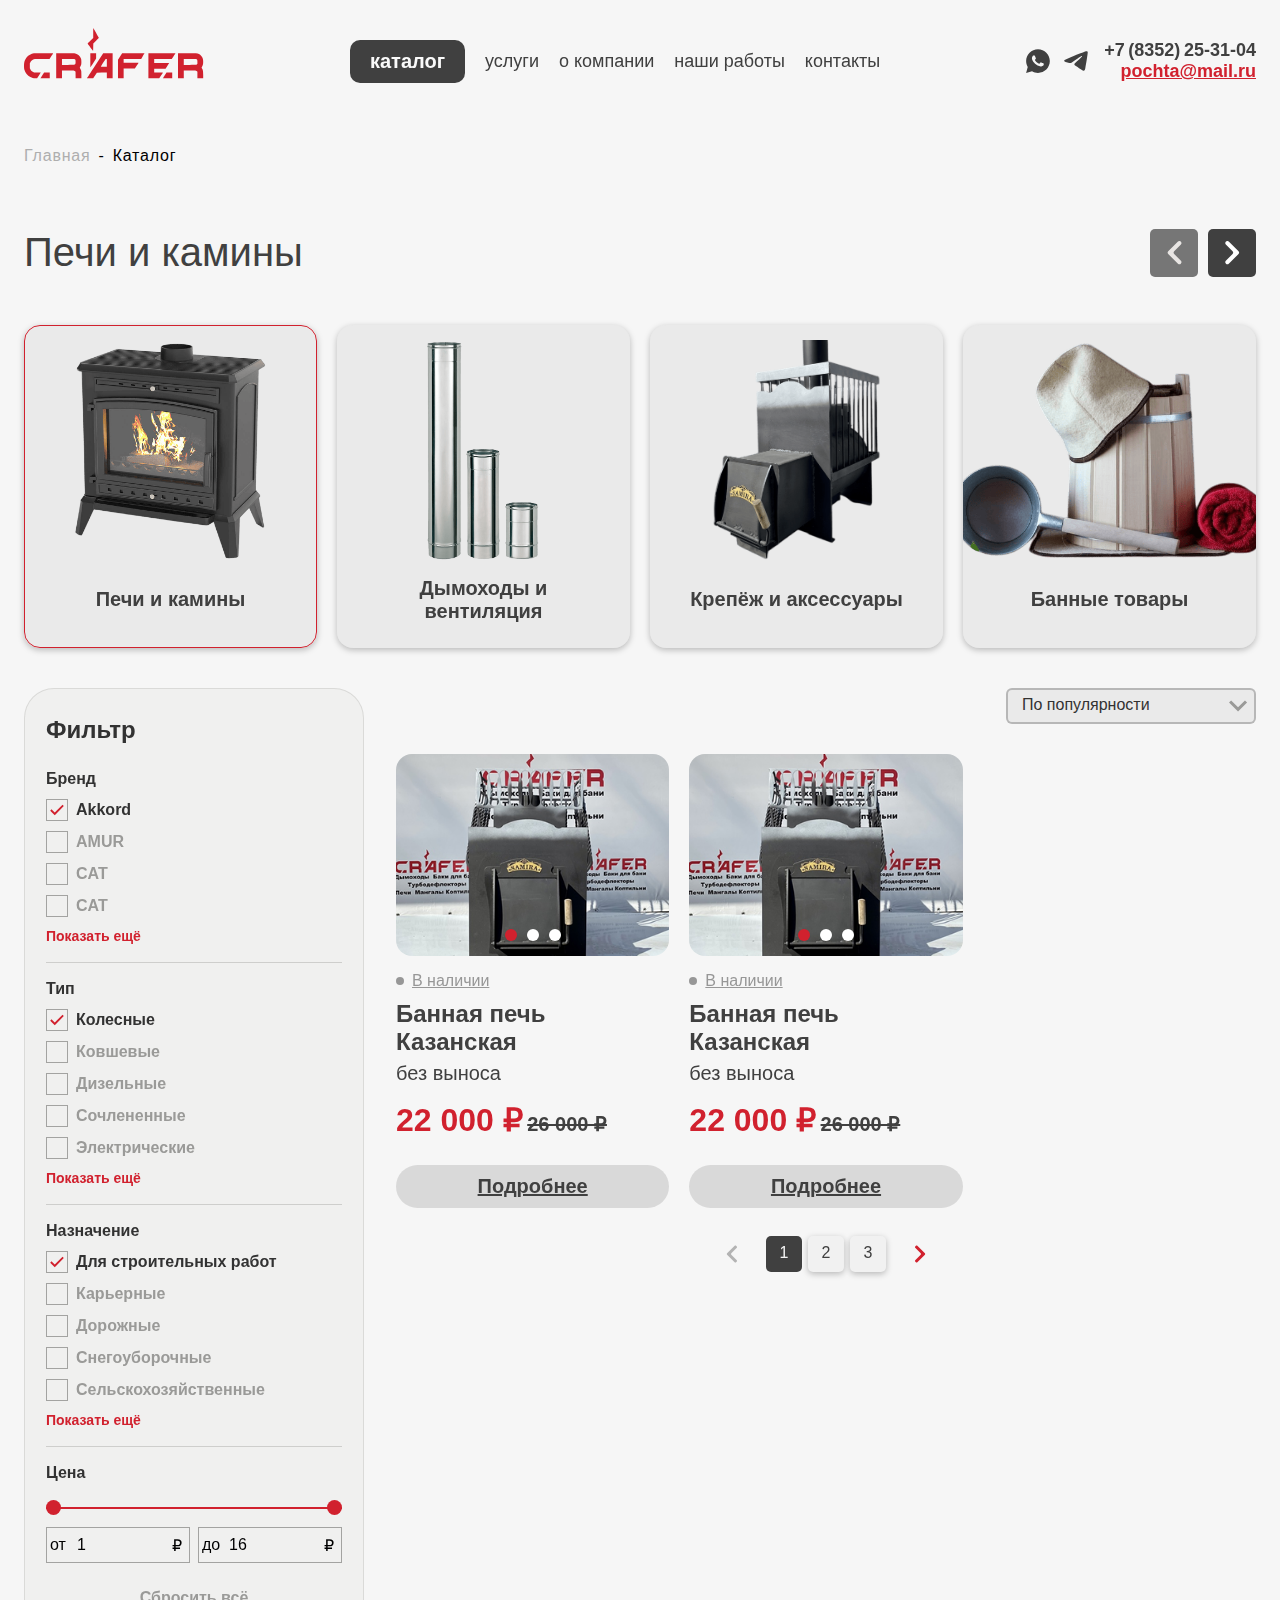
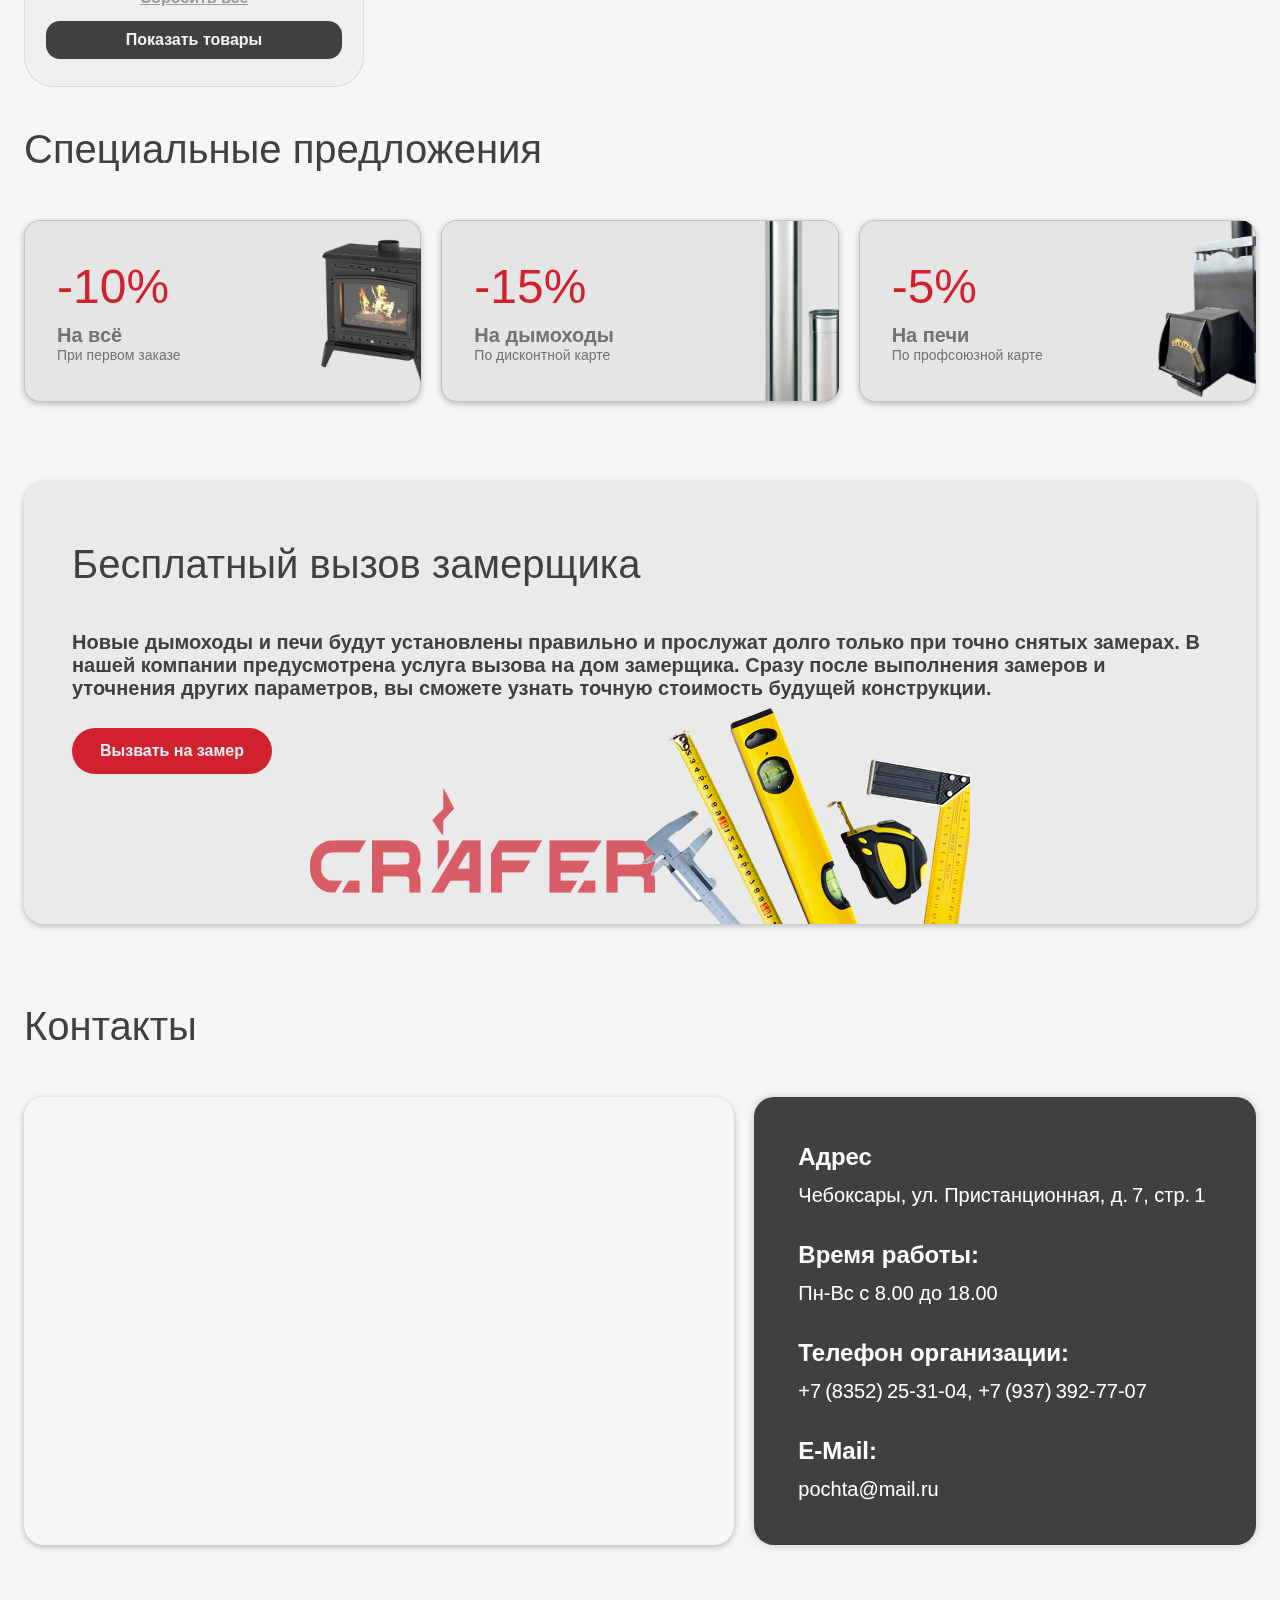
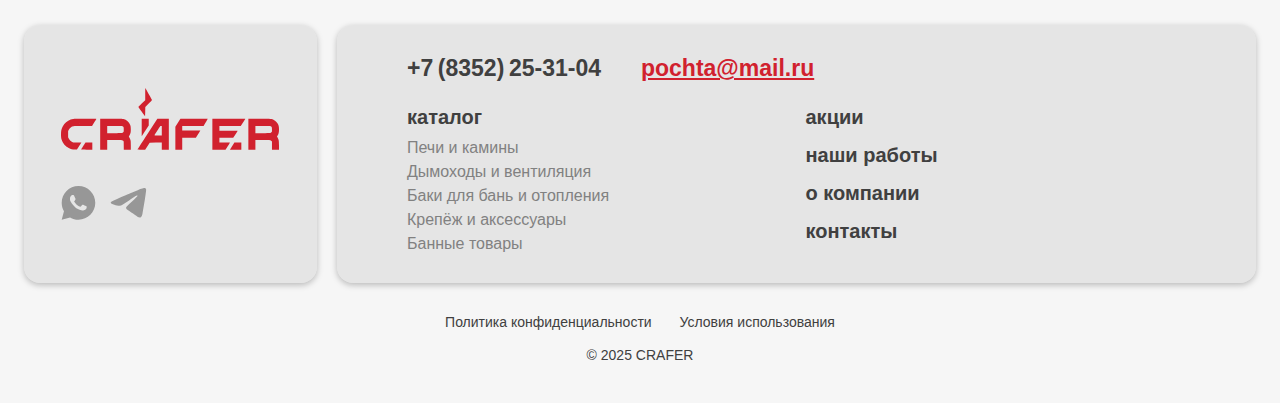
<file: pages/catalog.html>
<!DOCTYPE html>
<html lang="ru">
<head>
    <meta charset="UTF-8">
    <meta name="viewport" content="width=device-width, initial-scale=1.0">
    <title>Каталог</title>
    <link rel="stylesheet" href="/assets/libs/swiper-bundle.min.css">
    <link rel="stylesheet" href="/assets/libs/simplebar.css">
    <link rel="stylesheet" href="/css/main.css">
</head>
<body>
    <header class="header">
        <div class="container">
            <div class="header__wrapper">
                <a href="/" class="logo">
                    <img src="/assets/img/icons/logo.svg" alt="logo">
                </a>
                <nav class="menu">
                    <ul class="menu-nav">
                        <li class="menu-nav__item dropdown-menu dropdown-menu--main">
                            <a href="" class="menu-nav__link menu-nav__link--active dropdown-menu__toggle">каталог</a>
                            <div class="dropdown-menu__container">
                                <div class="catalog-menu">
                                    <div class="catalog-menu__wrapper">
                                        <div class="catalog-menu__side">
                                            <ul class="catalog-menu-section">
                                                <li class="catalog-menu-section__item">
                                                    <a href="" class="catalog-menu-section__head">
                                                        <span class="catalog-menu-section__head-name">Печи и камины</span>
                                                        <svg width="11" height="14" class="catalog-menu-section__head-arrow" viewBox="0 0 11 14" fill="none" xmlns="http://www.w3.org/2000/svg">
                                                            <path d="M10.8145 7L2.06095 -2.38418e-07L0 1.64576L6.6999 7L0 12.3531L2.05949 14L10.8145 7Z" />
                                                        </svg>
                                                    </a>
                                                    <div class="catalog-menu__subsection">
                                                        <div class="catalog-menu__subsection-wrapper">
                                                            <p class="catalog-menu__subsection-title">Распределительное оборудование</p>
                                                            <div class="catalog-menu__subsection-list">
                                                                <ul class="catalog-menu-subsection">
                                                                    <li class="catalog-menu-subsection__item">
                                                                        <a href="" class="catalog-menu-subsection__link">
                                                                            <img src="/assets/img/other/section-icon.png" class="catalog-menu-subsection__link-icon" alt="">
                                                                            <div class="catalog-menu-subsection__link-content">
                                                                                <span class="catalog-menu-subsection__link-name">Печи и камины</span>
                                                                                <span class="catalog-menu-subsection__link-count">(16 шт)</span>
                                                                            </div>
                                                                        </a>
                                                                    </li>
                                                                </ul>
                                                            </div>
                                                        </div>
                                                    </div>
                                                </li>
                                                <li class="catalog-menu-section__item">
                                                    <a href="" class="catalog-menu-section__head">
                                                        <span class="catalog-menu-section__head-name">Дымоходы и вентиляция</span>
                                                        <svg width="11" height="14" class="catalog-menu-section__head-arrow" viewBox="0 0 11 14" fill="none" xmlns="http://www.w3.org/2000/svg">
                                                            <path d="M10.8145 7L2.06095 -2.38418e-07L0 1.64576L6.6999 7L0 12.3531L2.05949 14L10.8145 7Z" />
                                                        </svg>
                                                    </a>
                                                    <div class="catalog-menu__subsection">
                                                        <div class="catalog-menu__subsection-wrapper">
                                                            <p class="catalog-menu__subsection-title">Шкафы управления и автоматизации</p>
                                                            <div class="catalog-menu__subsection-list">
                                                                <ul class="catalog-menu-subsection">
                                                                    <li class="catalog-menu-subsection__item">
                                                                        <a href="" class="catalog-menu-subsection__link">Щ070</a>
                                                                    </li>
                                                                </ul>
                                                            </div>
                                                        </div>
                                                    </div>
                                                </li>
                                                <li class="catalog-menu-section__item">
                                                    <a href="" class="catalog-menu-section__head">
                                                        <span class="catalog-menu-section__head-name">Крепёж и аксессуары</span>
                                                        <svg width="11" height="14" class="catalog-menu-section__head-arrow" viewBox="0 0 11 14" fill="none" xmlns="http://www.w3.org/2000/svg">
                                                            <path d="M10.8145 7L2.06095 -2.38418e-07L0 1.64576L6.6999 7L0 12.3531L2.05949 14L10.8145 7Z" />
                                                        </svg>
                                                    </a>
                                                    <div class="catalog-menu__subsection">
                                                        <div class="catalog-menu__subsection-wrapper">
                                                            <p class="catalog-menu__subsection-title">Системы оперативного тока</p>
                                                            <div class="catalog-menu__subsection-list">
                                                                <ul class="catalog-menu-subsection">
                                                                    <li class="catalog-menu-subsection__item">
                                                                        <a href="" class="catalog-menu-subsection__link">Щ070</a>
                                                                    </li>
                                                                </ul>
                                                            </div>
                                                        </div>
                                                    </div>
                                                </li>
                                                <li class="catalog-menu-section__item">
                                                    <a href="" class="catalog-menu-section__head">
                                                        <span class="catalog-menu-section__head-name">Банные товары</span>
                                                        <svg width="11" height="14" class="catalog-menu-section__head-arrow" viewBox="0 0 11 14" fill="none" xmlns="http://www.w3.org/2000/svg">
                                                            <path d="M10.8145 7L2.06095 -2.38418e-07L0 1.64576L6.6999 7L0 12.3531L2.05949 14L10.8145 7Z" />
                                                        </svg>
                                                    </a>
                                                </li>
                                            </ul>
                                        </div>
                                    </div>
                                </div>
                            </div>
                        </li>
                        <li class="menu-nav__item">
                            <a href="" class="menu-nav__link">услуги</a>
                        </li>
                        <li class="menu-nav__item">
                            <a href="" class="menu-nav__link">о компании</a>
                        </li>
                        <li class="menu-nav__item">
                            <a href="" class="menu-nav__link">наши работы</a>
                        </li>
                        <li class="menu-nav__item">
                            <a href="" class="menu-nav__link">КОНТАКТЫ</a>
                        </li>
                    </ul>
                </nav>
                <div class="header__right">
                    <ul class="social-list">
                        <li class="social-list__item">
                            <a href="" class="social-list__link">
                                <img src="/assets/img/icons/i-wa.svg" alt="vk">
                            </a>
                        </li>
                        <li class="social-list__item">
                            <a href="" class="social-list__link">
                                <img src="/assets/img/icons/i-tg.svg" alt="vk">
                            </a>
                        </li>
                    </ul>
                    <div class="header__contacts">
                        <a href="tel:" class="header__phone">+7 (8352) 25‑31‑04</a>
                        <a href="mailto:" class="header__mail">pochta@mail.ru</a>
                    </div>
                </div>
                <button class="btn-menu">
                    <span></span>
                    <span></span>
                    <span></span>
                </button>
            </div>
        </div>
    </header>
    
    <main class="main">
        <!-- Хлебные крошки -->
        <section class="section section--breadcrumb">
            <div class="container">
                <ul class="breadcrumb">
                    <li class="breadcrumb__item">
                        <a href="../index.html" class="breadcrumb__item-link">Главная</a>
                    </li>
                    <li class="breadcrumb__item">
                        <span class="breadcrumb__item-link breadcrumb__item-link--active">Каталог</span>
                    </li>
                </ul>
            </div>
        </section>

        <!-- Разделы -->
        <section class="section">
            <div class="container">
                <div class="catalog-sections">
                    <div class="catalog-sections__top">
                        <h2>Печи и камины</h2>
                        <div class="swiper-template__btns">
                            <div class="swiper__btn catalog-swiper__btn catalog-swiper__btn--prev">
                                <svg width="15" height="24" viewBox="0 0 15 24" fill="none" xmlns="http://www.w3.org/2000/svg">
                                    <path d="M13.9209 22.5343C14.7187 21.751 14.7194 20.4658 13.9225 19.6816L7.16547 13.033C6.36911 12.2494 6.36912 10.9653 7.16547 10.1818L13.9225 3.53313C14.7194 2.74895 14.7187 1.46372 13.9209 0.680407L13.8013 0.562961C13.0233 -0.200869 11.7769 -0.200869 10.9989 0.56296L1.20355 10.1802C0.405128 10.9641 0.40513 12.2506 1.20356 13.0345L10.9989 22.6518C11.7769 23.4156 13.0233 23.4156 13.8013 22.6518L13.9209 22.5343Z" fill="#E3DFDC" />
                                </svg>
                            </div>
                            <div class="swiper__btn catalog-swiper__btn catalog-swiper__btn--next">
                                <svg width="15" height="24" viewBox="0 0 15 24" fill="none" xmlns="http://www.w3.org/2000/svg">
                                    <path d="M0.827141 0.680653C0.0293236 1.46396 0.0286226 2.7492 0.825584 3.53338L7.58258 10.182C8.37893 10.9656 8.37893 12.2496 7.58258 13.0332L0.825584 19.6818C0.0286226 20.466 0.0293236 21.7512 0.82714 22.5346L0.946761 22.652C1.72474 23.4158 2.97115 23.4158 3.74912 22.652L13.5445 13.0347C14.3429 12.2508 14.3429 10.9644 13.5445 10.1805L3.74912 0.563204C2.97115 -0.200624 1.72474 -0.200623 0.946762 0.563206L0.827141 0.680653Z" fill="white" />
                                </svg>
                            </div>
                        </div>
                    </div>
                    <div class="container__inner">
                        <div class="swiper catalog-sections-swiper swiper-template">
                            <div class="swiper-wrapper">
                                <div class="swiper-slide catalog-sections-swiper__slide">
                                    <a href="" class="catalog-swiper-card" data-status="active" style="--preview: url('/assets/img/other/sect-1.png');">
                                        <div class="catalog-swiper-card__content">
                                            <h3 class="catalog-swiper-card__title">Печи и камины</h3>
                                        </div>
                                    </a>
                                </div>
                                <div class="swiper-slide catalog-sections-swiper__slide">
                                    <a href="" class="catalog-swiper-card" style="--preview: url('/assets/img/other/sect-2.png');">
                                        <div class="catalog-swiper-card__content">
                                            <h3 class="catalog-swiper-card__title">Дымоходы и вентиляция</h3>
                                        </div>
                                    </a>
                                </div>
                                <div class="swiper-slide catalog-sections-swiper__slide">
                                    <a href="" class="catalog-swiper-card" style="--preview: url('/assets/img/other/sect-3.png');">
                                        <div class="catalog-swiper-card__content">
                                            <h3 class="catalog-swiper-card__title">Крепёж и аксессуары</h3>
                                        </div>
                                    </a>
                                </div>
                                <div class="swiper-slide catalog-sections-swiper__slide">
                                    <a href="" class="catalog-swiper-card" style="--preview: url('/assets/img/other/sect-4.png');">
                                        <div class="catalog-swiper-card__content">
                                            <h3 class="catalog-swiper-card__title">Банные товары</h3>
                                        </div>
                                    </a>
                                </div>
                                <div class="swiper-slide catalog-sections-swiper__slide">
                                    <a href="" class="catalog-swiper-card" style="--preview: url('/assets/img/other/sect-4.png');">
                                        <div class="catalog-swiper-card__content">
                                            <h3 class="catalog-swiper-card__title">Дымоходы</h3>
                                        </div>
                                    </a>
                                </div>
                            </div>
                        </div>
                    </div>
                </div>
            </div>
        </section>

        <!-- Каталог -->
        <section class="">
            <div class="container">
                <div class="catalog">
                    <div class="catalog__side">
                        <div class="filter">
                            <div class="filter__top">
                                <p class="filter__top-title">
                                    Фильтр
                                </p>
                                <button class="filter__close">
                                    <img src="/assets/img/icons/close-filter.svg" alt="">
                                </button>
                            </div>
                            <div class="filter__wrapper">
                                <ul class="filter-category">
                                    <li class="filter-category__list open">
                                        <div class="filter-category__top">
                                            <span>Бренд</span>
                                        </div>
                                        <div class="filter-category__description">
                                            <ul class="filter-properties">
                                                <li class="filter-properties__list">
                                                    <label class="custom-checkbox custom-checkbox">
                                                        <input type="checkbox" checked>
                                                        <span>Akkord</span>
                                                    </label>
                                                </li>
                                                <li class="filter-properties__list">
                                                    <label class="custom-checkbox">
                                                        <input type="checkbox">
                                                        <span>AMUR</span>
                                                    </label>
                                                </li>
                                                <li class="filter-properties__list">
                                                    <label class="custom-checkbox">
                                                        <input type="checkbox">
                                                        <span>CAT</span>
                                                    </label>
                                                </li>
                                                <li class="filter-properties__list">
                                                    <label class="custom-checkbox">
                                                        <input type="checkbox">
                                                        <span>CAT</span>
                                                    </label>
                                                </li>
                                                <li>
                                                    <p class="filter-category__more">Показать ещё</p>
                                                </li>
                                            </ul>
                                        </div>
                                    </li>
                                    <li class="filter-category__list open">
                                        <div class="filter-category__top">
                                            <span>Тип</span>
                                        </div>
                                        <div class="filter-category__description">
                                            <ul class="filter-properties">
                                                <li class="filter-properties__list">
                                                    <label class="custom-checkbox">
                                                        <input type="checkbox" checked>
                                                        <span>Колесные</span>
                                                    </label>
                                                </li>
                                                <li class="filter-properties__list">
                                                    <label class="custom-checkbox">
                                                        <input type="checkbox">
                                                        <span>Ковшевые</span>
                                                    </label>
                                                </li>
                                                <li class="filter-properties__list">
                                                    <label class="custom-checkbox">
                                                        <input type="checkbox">
                                                        <span>Дизельные</span>
                                                    </label>
                                                </li>
                                                <li class="filter-properties__list">
                                                    <label class="custom-checkbox">
                                                        <input type="checkbox">
                                                        <span>Сочлененные</span>
                                                    </label>
                                                </li>
                                                <li class="filter-properties__list">
                                                    <label class="custom-checkbox">
                                                        <input type="checkbox">
                                                        <span>Электрические</span>
                                                    </label>
                                                </li>
                                                <li>
                                                    <p class="filter-category__more">Показать ещё</p>
                                                </li>
                                            </ul>
                                        </div>
                                    </li>
                                    <li class="filter-category__list open">
                                        <div class="filter-category__top">
                                            <span>Назначение</span>
                                        </div>
                                        <div class="filter-category__description">
                                            <ul class="filter-properties">
                                                <li class="filter-properties__list">
                                                    <label class="custom-checkbox custom-checkbox">
                                                        <input type="checkbox" checked>
                                                        <span>Для строительных работ</span>
                                                    </label>
                                                </li>
                                                <li class="filter-properties__list">
                                                    <label class="custom-checkbox">
                                                        <input type="checkbox">
                                                        <span>Карьерные</span>
                                                    </label>
                                                </li>
                                                <li class="filter-properties__list">
                                                    <label class="custom-checkbox">
                                                        <input type="checkbox">
                                                        <span>Дорожные</span>
                                                    </label>
                                                </li>
                                                <li class="filter-properties__list">
                                                    <label class="custom-checkbox">
                                                        <input type="checkbox">
                                                        <span>Снегоуборочные</span>
                                                    </label>
                                                </li>
                                                <li class="filter-properties__list">
                                                    <label class="custom-checkbox">
                                                        <input type="checkbox">
                                                        <span>Сельскохозяйственные</span>
                                                    </label>
                                                </li>
                                                <li>
                                                    <p class="filter-category__more">Показать ещё</p>
                                                </li>
                                            </ul>
                                        </div>
                                    </li>
                                    <li class="filter-category__list">
                                        <div class="filter-category__top">
                                            <span>Цена</span>
                                        </div>
                                        <div class="range">
                                            <div class="range__slider">
                                                <span class="range__selected"></span>
                                            </div>
                                            <div class="range__input">
                                                <input type="range" class="min" min="1" max="16" value="0" step="1">
                                                <input type="range" class="max" min="1" max="16" value="16" step="1">
                                            </div>
                                            <div class="range__price">   
                                                <div class="range__price-input">
                                                    <span class="range__price-text">от</span>
                                                    <input type="number" name="min" class="min" value="1">  
                                                    <span class="range__price-currency">₽</span> 
                                                </div>   
                                                <div class="range__price-input">
                                                    <span class="range__price-text">до</span>
                                                    <input type="number" name="max" class="max" value="16">  
                                                    <span class="range__price-currency">₽</span>  
                                                </div>  
                                            </div>
                                        </div> 
                                    </li>
                                </ul>
                            </div>
                            <div class="filter__group-btn">
                                <button class="filter__btn filter__btn--clear">Сбросить всё</button>
                                <button class="filter__btn filter__btn--show">Показать товары</button>
                            </div>
                        </div>
                    </div>
                    <div class="catalog__wrapper">
                        <div class="catalog__top">
                            <div class="filter-panel">
                                <button class="filter-panel__btn">
                                    <div class="filter-panel__btn-icon">
                                        <svg width="28" height="28" viewBox="0 0 28 28" fill="none" xmlns="http://www.w3.org/2000/svg">
                                            <path d="M25.3906 9.35938H2.60938C2.27371 9.35937 1.95179 9.22603 1.71444 8.98868C1.47709 8.75133 1.34375 8.42941 1.34375 8.09375C1.34375 7.75809 1.47709 7.43617 1.71444 7.19882C1.95179 6.96147 2.27371 6.82813 2.60938 6.82812H25.3906C25.7263 6.82812 26.0482 6.96147 26.2856 7.19882C26.5229 7.43617 26.6562 7.75809 26.6562 8.09375C26.6562 8.42941 26.5229 8.75133 26.2856 8.98868C26.0482 9.22603 25.7263 9.35937 25.3906 9.35938V9.35938Z" fill="#404040" />
                                            <path d="M21.1719 15.2656H6.82812C6.49246 15.2656 6.17054 15.1323 5.93319 14.8949C5.69584 14.6576 5.5625 14.3357 5.5625 14C5.5625 13.6643 5.69584 13.3424 5.93319 13.1051C6.17054 12.8677 6.49246 12.7344 6.82812 12.7344H21.1719C21.5075 12.7344 21.8295 12.8677 22.0668 13.1051C22.3042 13.3424 22.4375 13.6643 22.4375 14C22.4375 14.3357 22.3042 14.6576 22.0668 14.8949C21.8295 15.1323 21.5075 15.2656 21.1719 15.2656Z" fill="#404040" />
                                            <path d="M16.1094 21.1719H11.8906C11.555 21.1719 11.233 21.0385 10.9957 20.8012C10.7583 20.5638 10.625 20.2419 10.625 19.9062C10.625 19.5706 10.7583 19.2487 10.9957 19.0113C11.233 18.774 11.555 18.6406 11.8906 18.6406H16.1094C16.445 18.6406 16.767 18.774 17.0043 19.0113C17.2417 19.2487 17.375 19.5706 17.375 19.9062C17.375 20.2419 17.2417 20.5638 17.0043 20.8012C16.767 21.0385 16.445 21.1719 16.1094 21.1719Z" fill="#404040" />
                                        </svg>
                                    </div>
                                </button>
                                <div class="filter-panel__right">
                                    <select name="" class="filter-panel__sort">
                                        <option value="По популярности">По популярности</option>
                                        <option value="">По возрастанию цены</option>
                                        <option value="">По убыванию цены</option>
                                    </select>
                                </div>
                            </div>
                        </div>
                        <div class="catalog__inner">
                            <div class="catalog-list">
                                <div class="catalog-list__wrapper">
                                    <div class="catalog-list__item">
                                        <div class="product-card">
                                            <a href="" class="product-card__gallery">
                                                <img src="/assets/img/other/new-1.png"
                                                data-hover-slides="/assets/img/other/new-2.png, /assets/img/other/new-1.png"
                                                    class="product-card__img" alt="">
                                            </a>
                                            <div class="product-card__content">
                                                <div class="product-card-status" aria-stock="yes">
                                                    <span>В наличии</span>
                                                </div>
                                                <h3 class="product-card__title">Банная печь Казанская</h3>
                                                <span class="product-card__subtitle">без выноса</span>
                                                <div class="product-card__price">
                                                    <span class="product-card__price-new">22 000 ₽</span>
                                                    <span class="product-card__price-old">26 000 ₽</span>
                                                </div>
                                                <div class="product-card__btns">
                                                    <a href="" class="product-card__link">Подробнее</a>
                                                </div>
                                            </div>
                                        </div>
                                    </div>
                                    <div class="catalog-list__item">
                                        <div class="product-card">
                                            <a href="" class="product-card__gallery">
                                                <img src="/assets/img/other/new-1.png"
                                                data-hover-slides="/assets/img/other/new-2.png, /assets/img/other/new-1.png"
                                                    class="product-card__img" alt="">
                                            </a>
                                            <div class="product-card__content">
                                                <div class="product-card-status" aria-stock="yes">
                                                    <span>В наличии</span>
                                                </div>
                                                <h3 class="product-card__title">Банная печь Казанская</h3>
                                                <span class="product-card__subtitle">без выноса</span>
                                                <div class="product-card__price">
                                                    <span class="product-card__price-new">22 000 ₽</span>
                                                    <span class="product-card__price-old">26 000 ₽</span>
                                                </div>
                                                <div class="product-card__btns">
                                                    <a href="" class="product-card__link">Подробнее</a>
                                                </div>
                                            </div>
                                        </div>
                                    </div>
                                </div>
                                
                            </div>
                            <div class="catalog__bottom">
                                <div class="pagination">
                                    <ul class="pagination-list">
                                        <li class="pagination-list__item">
                                            <a href="#" class="pagination-list__prev disabled">
                                                <svg width="12" height="18" viewBox="0 0 12 18" fill="none" xmlns="http://www.w3.org/2000/svg">
                                                    <path d="M1.06973 8.29288C0.679148 8.68339 0.679121 9.3166 1.06967 9.70715L8.67089 17.3084C9.06122 17.6987 9.694 17.6989 10.0846 17.3089L10.7917 16.6028C11.1827 16.2123 11.1829 15.5786 10.7919 15.1879L5.30788 9.7074C4.91702 9.31679 4.91705 8.68321 5.30795 8.29265L10.7923 2.81309C11.1831 2.42262 11.1832 1.78921 10.7926 1.39857L10.086 0.692033C9.69555 0.301531 9.06243 0.301506 8.67189 0.691974L1.06973 8.29288Z" />
                                                </svg>
                                            </a>
                                        </li>
                                        <li class="pagination-list__item">
                                            <a href="#" class="pagination-list__link pagination-list__link--active">1</a>
                                        </li>
                                        <li class="pagination-list__item">
                                            <a href="#" class="pagination-list__link">2</a>
                                        </li>
                                        <li class="pagination-list__item">
                                            <a href="#" class="pagination-list__link">3</a>
                                        </li>
                                        <li class="pagination-list__item">
                                            <a href="#" class="pagination-list__next">
                                                <svg width="12" height="18" viewBox="0 0 12 18" fill="none" xmlns="http://www.w3.org/2000/svg">
                                                    <path d="M10.9303 9.70712C11.3209 9.31661 11.3209 8.6834 10.9303 8.29285L3.32911 0.691623C2.93878 0.301294 2.306 0.301071 1.91539 0.691123L1.20834 1.39718C0.817252 1.78771 0.817132 2.42144 1.20807 2.81212L6.69212 8.2926C7.08298 8.68321 7.08295 9.31679 6.69205 9.70735L1.20772 15.1869C0.816907 15.5774 0.81677 16.2108 1.20741 16.6014L1.91395 17.308C2.30445 17.6985 2.93757 17.6985 3.32811 17.308L10.9303 9.70712Z" />
                                                </svg>
                                            </a>
                                        </li>
                                    </ul>
                                </div>
                            </div>
                        </div>
                    </div>
                </div>
            </div>
        </section>

        <!-- Специальные предложения -->
        <section class="section">
            <div class="container">
                <h2>Специальные предложения</h2>
                <div class="container__inner">
                    <div class="special-offers">
                        <div class="special-offers__wrapper">
                            <div class="special-offers__item" style="--bg: url('/assets/img/other/spec-1.svg')">
                                <div class="special-offers__left">
                                    <span class="special-offers__value">-10%</span>
                                    <span class="special-offers__title">На всё</span>
                                    <span class="special-offers__text">При первом заказе</span>
                                </div>
                            </div>
                            <div class="special-offers__item" style="--bg: url('/assets/img/other/spec-2.svg')">
                                <div class="special-offers__left">
                                    <span class="special-offers__value">-15%</span>
                                    <span class="special-offers__title">На дымоходы</span>
                                    <span class="special-offers__text">По дисконтной карте</span>
                                </div>
                            </div>
                            <div class="special-offers__item" style="--bg: url('/assets/img/other/spec-3.svg')">
                                <div class="special-offers__left">
                                    <span class="special-offers__value">-5%</span>
                                    <span class="special-offers__title">На печи</span>
                                    <span class="special-offers__text">По профсоюзной карте</span>
                                </div>
                            </div>
                            
                        </div>
                    </div>
                </div>
            </div>
        </section>

        <!-- Вызов мастера -->
        <section class="section">
            <div class="container">
                <div class="call-master">
                    <div class="call-master__wrapper">
                        <div class="call-master__left">
                            <h2 class="call-master__title">Бесплатный вызов замерщика</h2>
                            <p class="call-master__text">
                                Новые дымоходы и печи будут установлены правильно и прослужат долго только при точно снятых замерах. В нашей компании предусмотрена услуга вызова на дом замерщика.
                                Сразу после выполнения замеров и уточнения других параметров, вы сможете узнать точную стоимость будущей конструкции.
                            </p>
                            <button class="btn call-master__btn">Вызвать на замер</button>
                        </div>
                        <div class="call-master__right">
                            <img src="/assets/img/icons/call-master.svg" alt="">
                        </div>
                    </div>
                </div>
            </div>
        </section>

        <!-- Контакты -->
        <section class="section">
            <div class="container">
                <h2>Контакты</h2>
                <div class="container__inner">
                    <div class="contacts">
                        <div class="contacts__wrapper">
                            <div class="contacts__map">
                                <iframe src="https://yandex.ru/map-widget/v1/?um=constructor%3A8f447b422a3ae4896c4929ff3200cf8557e446d03e8f80500648d5804370cfea&amp;source=constructor" width="100%" height="400" frameborder="0"></iframe>
                            </div>
                            <div class="contacts__info">
                                <ul class="contacts__list">
                                    <li class="contacts__item">
                                        <div class="contacts__item-inner">
                                            <span class="contacts__title">Адрес</span>
                                            <span class="contacts__value">Чебоксары, ул. Пристанционная, д. 7, стр. 1</span>
                                        </div>
                                    </li>
                                    <li class="contacts__item">
                                        <div class="contacts__item-inner">
                                            <span class="contacts__title">Время работы:</span>
                                            <span class="contacts__value">Пн-Вс  с 8.00 до 18.00</span>
                                        </div>
                                    </li>
                                    <li class="contacts__item">
                                        <div class="contacts__item-inner">
                                            <span class="contacts__title">Телефон организации:</span>
                                            <span class="contacts__value">
                                                <a href="tel:+78352253104" class="contacts__link">+7 (8352) 25‑31‑04</a>,
                                                <a href="tel:+79373927707" class="contacts__link">+7 (937) 392‑77‑07</a>
                                            </span>
                                        </div>
                                    </li>
                                    <li class="contacts__item">
                                        <div class="contacts__item-inner">
                                            <span class="contacts__title">E-Mail: </span>
                                            <span class="contacts__value"><a href="mailto:pochta@mail.ru" class="contacts__link">pochta@mail.ru</a></span>
                                        </div>
                                    </li>
                                </ul>
                            </div>
                        </div>
                    </div>
                </div>
            </div>
        </section>
    </main>

    <footer class="footer">
        <div class="container">
            <div class="footer__wrapper">
                <div class="footer__top">
                    <div class="footer__left">
                        <div class="footer__left-inner">
                            <div class="footer__logo">
                                <img src="/assets/img/icons/logo.svg" alt="logo">
                            </div>
                            <div class="footer__social">
                                <ul class="social-list">
                                    <li class="social-list__item">
                                        <a href="" class="social-list__link">
                                            <svg width="35" height="34" viewBox="0 0 35 34" fill="none" xmlns="http://www.w3.org/2000/svg">
                                                <path d="M17.4891 0.081543C26.764 0.081543 34.2823 7.59988 34.2823 16.8748C34.2823 26.1497 26.764 33.668 17.4891 33.668C14.5213 33.6728 11.6058 32.8874 9.04207 31.3926L0.702542 33.668L2.97299 25.3252C1.47687 22.7606 0.690866 19.8438 0.695824 16.8748C0.695824 7.59988 8.21416 0.081543 17.4891 0.081543ZM11.7659 8.98197L11.4301 8.9954C11.2126 9.00864 11.0001 9.06577 10.8054 9.16333C10.6232 9.26649 10.4569 9.39546 10.3116 9.54622C10.1101 9.73598 9.99593 9.90056 9.87333 10.0601C9.25219 10.8677 8.91775 11.8592 8.92284 12.878C8.9262 13.7009 9.14115 14.5019 9.47701 15.2509C10.1639 16.7656 11.294 18.3694 12.7853 19.8556C13.1447 20.2133 13.4973 20.5727 13.8768 20.9069C15.7298 22.5383 17.9379 23.7148 20.3255 24.3428L21.2793 24.4889C21.59 24.5056 21.9007 24.4821 22.213 24.467C22.7021 24.4418 23.1797 24.3093 23.6119 24.0791C23.8318 23.9658 24.0464 23.8425 24.2551 23.7096C24.2551 23.7096 24.3273 23.6626 24.465 23.5585C24.6917 23.3906 24.8311 23.2713 25.0192 23.0749C25.1586 22.9304 25.2795 22.7608 25.3718 22.5677C25.5028 22.294 25.6338 21.7717 25.6875 21.3368C25.7278 21.0043 25.7161 20.8229 25.711 20.7104C25.7043 20.5307 25.5549 20.3443 25.392 20.2654L24.4146 19.827C24.4146 19.827 22.9536 19.1906 22.0602 18.7842C21.9667 18.7434 21.8665 18.72 21.7646 18.7153C21.6497 18.7035 21.5336 18.7165 21.4242 18.7532C21.3147 18.79 21.2143 18.8498 21.1299 18.9286C21.1215 18.9252 21.0089 19.021 19.7948 20.4921C19.7251 20.5857 19.6291 20.6565 19.519 20.6954C19.409 20.7342 19.2898 20.7395 19.1768 20.7104C19.0674 20.681 18.9602 20.644 18.856 20.5995C18.6478 20.5122 18.5756 20.4786 18.4329 20.4182C17.469 19.9976 16.5767 19.4293 15.7879 18.7338C15.5763 18.5491 15.3798 18.3476 15.1783 18.1528C14.5177 17.52 13.9419 16.8043 13.4654 16.0234L13.3663 15.8638C13.2952 15.7566 13.2376 15.641 13.195 15.5196C13.1312 15.2727 13.2975 15.0746 13.2975 15.0746C13.2975 15.0746 13.7056 14.6279 13.8953 14.386C14.08 14.1509 14.2362 13.9225 14.337 13.7596C14.5351 13.4406 14.5973 13.1131 14.4932 12.8595C14.0229 11.7109 13.5359 10.5672 13.0355 9.43202C12.9364 9.207 12.6425 9.04578 12.3755 9.01387C12.2848 9.0038 12.1942 8.99372 12.1035 8.987C11.878 8.9758 11.652 8.97804 11.4267 8.99372L11.7659 8.98197Z" />
                                            </svg>
                                        </a>
                                    </li>
                                    <li class="social-list__item">
                                        <a href="" class="social-list__link">
                                            <svg width="37" height="30" viewBox="0 0 37 30" fill="none" xmlns="http://www.w3.org/2000/svg">
                                                <path d="M36.0983 2.57568C35.6088 7.73159 33.4877 20.2624 32.4108 26.0383C31.954 28.4857 31.0403 29.3016 30.1918 29.3995C28.2991 29.5626 26.8633 28.1594 25.0359 26.952C22.1643 25.0594 20.5327 23.8846 17.7589 22.0572C14.5283 19.9361 16.6168 18.7613 18.4768 16.8686C18.9663 16.3792 27.3202 8.77582 27.4833 8.09054C27.506 7.98675 27.503 7.87899 27.4746 7.77663C27.4461 7.67427 27.3931 7.5804 27.3202 7.50316C27.1244 7.34 26.8633 7.40526 26.6349 7.43789C26.3412 7.50316 21.7727 10.538 12.8641 16.5423C11.5588 17.4234 10.384 17.8802 9.33976 17.8476C8.165 17.815 5.946 17.195 4.28175 16.6402C2.22591 15.9876 0.626929 15.6286 0.757458 14.4865C0.822723 13.8991 1.63853 13.3117 3.17225 12.6917C12.7009 8.54739 19.0316 5.80628 22.1969 4.50099C31.2687 0.715636 33.1287 0.0629883 34.3688 0.0629883C34.6298 0.0629883 35.2498 0.128251 35.6414 0.454575C35.9677 0.715633 36.0656 1.07459 36.0983 1.33565C36.0656 1.53144 36.1309 2.11883 36.0983 2.57568Z" />
                                            </svg>
                                        </a>
                                    </li>
                                </ul>
                            </div>
                        </div>
                    </div>
                    <div class="footer__right">
                        <div class="footer__right-wrapper">
                            <div class="footer__right-catalog">
                                <a href="" class="footer__right-title">Каталог</a>
                                <ul class="footer__right-list">
                                    <li class="footer__right-item">
                                        <a href="" class="footer__right-link">Печи и камины</a>
                                    </li>
                                    <li class="footer__right-item">
                                        <a href="" class="footer__right-link">Дымоходы и вентиляция</a>
                                    </li>
                                    <li class="footer__right-item">
                                        <a href="" class="footer__right-link">Баки для бань и отопления</a>
                                    </li>
                                    <li class="footer__right-item">
                                        <a href="" class="footer__right-link">Крепёж и аксессуары</a>
                                    </li>
                                    <li class="footer__right-item">
                                        <a href="" class="footer__right-link">Банные товары</a>
                                    </li>
                                </ul>
                            </div>
                            <div class="footer__right-inner">
                                <ul class="footer__right-menu">
                                    <li class="footer__right-menu-item">
                                        <a href="" class="footer__right-menu-link">акции</a>
                                    </li>
                                    <li class="footer__right-menu-item">
                                        <a href="" class="footer__right-menu-link">наши работы</a>
                                    </li>
                                    <li class="footer__right-menu-item">
                                        <a href="" class="footer__right-menu-link">о компании</a>
                                    </li>
                                    <li class="footer__right-menu-item">
                                        <a href="" class="footer__right-menu-link">контакты</a>
                                    </li>
                                </ul>
                                <ul class="footer__right-contacts">
                                    <li class="footer__right-contacts-item">
                                        <a href="" class="footer__right-contacts-link">+7 (8352) 25‑31‑04</a>
                                    </li>
                                    <li class="footer__right-contacts-item">
                                        <a href="" class="footer__right-contacts-link footer__right-contacts-link--mail">pochta@mail.ru</a>
                                    </li>
                                </ul>
                            </div>
                        </div>
                    </div>
                </div>
                <div class="footer__bottom">
                    <ul class="footer__bottom-list">
                        <li class="footer__bottom-item">
                            <a href="" class="footer__bottom-link">
                                <span>Политика конфиденциальности</span>
                            </a>
                            <a href="" class="footer__bottom-link">
                                <span>Условия использования</span>
                            </a>
                        </li>
                    </ul>
                    <span class="footer__bottom-text">© 2025 CRAFER</span>
                </div>
            </div>
        </div>
    </footer>


    <script src="/assets/libs/jquery.min.js"></script>
    <script src="/assets/libs/swiper-bundle.min.js"></script>
    <script src="/assets/libs/simplebar.min.js"></script>
    <script src="/assets/libs/hover-slider.min.js"></script>
    <script src="/assets/js/script.js"></script>
    <script src="/assets/js/swiper.js"></script>
</body>
</html>
</file>
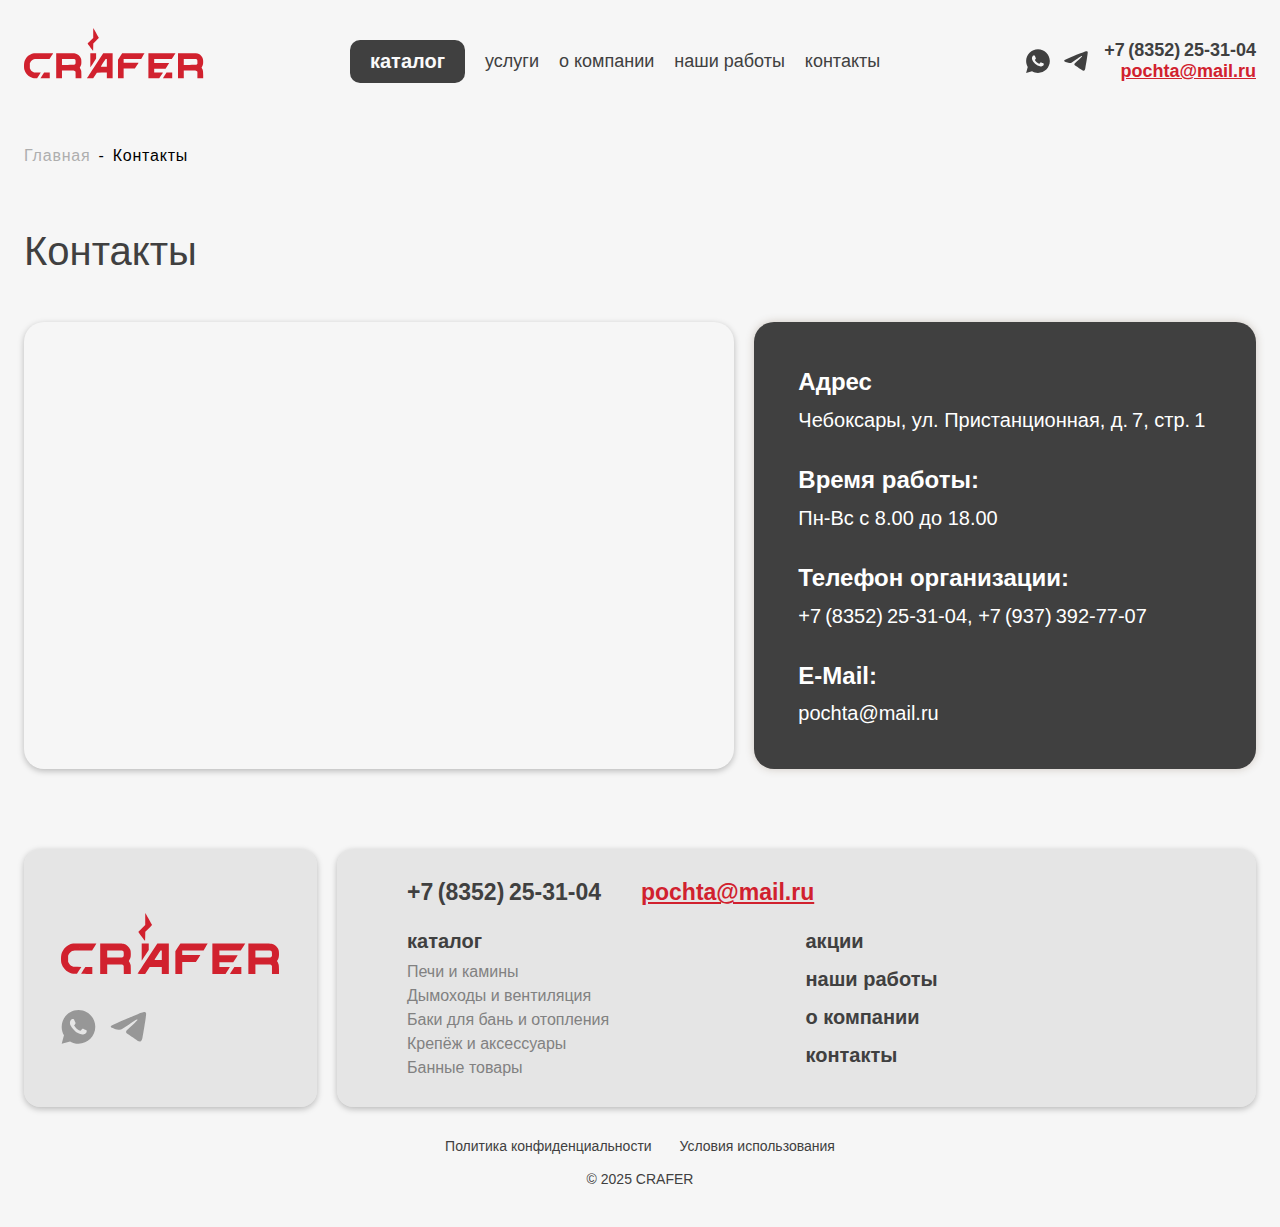
<file: pages/contacts.html>
<!DOCTYPE html>
<html lang="ru">
<head>
    <meta charset="UTF-8">
    <meta name="viewport" content="width=device-width, initial-scale=1.0">
    <title>Контакты</title>
    <link rel="stylesheet" href="/assets/libs/swiper-bundle.min.css">
    <link rel="stylesheet" href="/assets/libs/simplebar.css">
    <link rel="stylesheet" href="/css/main.css">
</head>
<body>
    <header class="header">
        <div class="container">
            <div class="header__wrapper">
                <a href="/" class="logo">
                    <img src="/assets/img/icons/logo.svg" alt="logo">
                </a>
                <nav class="menu">
                    <ul class="menu-nav">
                        <li class="menu-nav__item dropdown-menu dropdown-menu--main">
                            <a href="" class="menu-nav__link menu-nav__link--active dropdown-menu__toggle">каталог</a>
                            <div class="dropdown-menu__container">
                                <div class="catalog-menu">
                                    <div class="catalog-menu__wrapper">
                                        <div class="catalog-menu__side">
                                            <ul class="catalog-menu-section">
                                                <li class="catalog-menu-section__item">
                                                    <a href="" class="catalog-menu-section__head">
                                                        <span class="catalog-menu-section__head-name">Печи и камины</span>
                                                        <svg width="11" height="14" class="catalog-menu-section__head-arrow" viewBox="0 0 11 14" fill="none" xmlns="http://www.w3.org/2000/svg">
                                                            <path d="M10.8145 7L2.06095 -2.38418e-07L0 1.64576L6.6999 7L0 12.3531L2.05949 14L10.8145 7Z" />
                                                        </svg>
                                                    </a>
                                                    <div class="catalog-menu__subsection">
                                                        <div class="catalog-menu__subsection-wrapper">
                                                            <p class="catalog-menu__subsection-title">Распределительное оборудование</p>
                                                            <div class="catalog-menu__subsection-list">
                                                                <ul class="catalog-menu-subsection">
                                                                    <li class="catalog-menu-subsection__item">
                                                                        <a href="" class="catalog-menu-subsection__link">
                                                                            <img src="/assets/img/other/section-icon.png" class="catalog-menu-subsection__link-icon" alt="">
                                                                            <div class="catalog-menu-subsection__link-content">
                                                                                <span class="catalog-menu-subsection__link-name">Печи и камины</span>
                                                                                <span class="catalog-menu-subsection__link-count">(16 шт)</span>
                                                                            </div>
                                                                        </a>
                                                                    </li>
                                                                </ul>
                                                            </div>
                                                        </div>
                                                    </div>
                                                </li>
                                                <li class="catalog-menu-section__item">
                                                    <a href="" class="catalog-menu-section__head">
                                                        <span class="catalog-menu-section__head-name">Дымоходы и вентиляция</span>
                                                        <svg width="11" height="14" class="catalog-menu-section__head-arrow" viewBox="0 0 11 14" fill="none" xmlns="http://www.w3.org/2000/svg">
                                                            <path d="M10.8145 7L2.06095 -2.38418e-07L0 1.64576L6.6999 7L0 12.3531L2.05949 14L10.8145 7Z" />
                                                        </svg>
                                                    </a>
                                                    <div class="catalog-menu__subsection">
                                                        <div class="catalog-menu__subsection-wrapper">
                                                            <p class="catalog-menu__subsection-title">Шкафы управления и автоматизации</p>
                                                            <div class="catalog-menu__subsection-list">
                                                                <ul class="catalog-menu-subsection">
                                                                    <li class="catalog-menu-subsection__item">
                                                                        <a href="" class="catalog-menu-subsection__link">Щ070</a>
                                                                    </li>
                                                                </ul>
                                                            </div>
                                                        </div>
                                                    </div>
                                                </li>
                                                <li class="catalog-menu-section__item">
                                                    <a href="" class="catalog-menu-section__head">
                                                        <span class="catalog-menu-section__head-name">Крепёж и аксессуары</span>
                                                        <svg width="11" height="14" class="catalog-menu-section__head-arrow" viewBox="0 0 11 14" fill="none" xmlns="http://www.w3.org/2000/svg">
                                                            <path d="M10.8145 7L2.06095 -2.38418e-07L0 1.64576L6.6999 7L0 12.3531L2.05949 14L10.8145 7Z" />
                                                        </svg>
                                                    </a>
                                                    <div class="catalog-menu__subsection">
                                                        <div class="catalog-menu__subsection-wrapper">
                                                            <p class="catalog-menu__subsection-title">Системы оперативного тока</p>
                                                            <div class="catalog-menu__subsection-list">
                                                                <ul class="catalog-menu-subsection">
                                                                    <li class="catalog-menu-subsection__item">
                                                                        <a href="" class="catalog-menu-subsection__link">Щ070</a>
                                                                    </li>
                                                                </ul>
                                                            </div>
                                                        </div>
                                                    </div>
                                                </li>
                                                <li class="catalog-menu-section__item">
                                                    <a href="" class="catalog-menu-section__head">
                                                        <span class="catalog-menu-section__head-name">Банные товары</span>
                                                        <svg width="11" height="14" class="catalog-menu-section__head-arrow" viewBox="0 0 11 14" fill="none" xmlns="http://www.w3.org/2000/svg">
                                                            <path d="M10.8145 7L2.06095 -2.38418e-07L0 1.64576L6.6999 7L0 12.3531L2.05949 14L10.8145 7Z" />
                                                        </svg>
                                                    </a>
                                                </li>
                                            </ul>
                                        </div>
                                    </div>
                                </div>
                            </div>
                        </li>
                        <li class="menu-nav__item">
                            <a href="" class="menu-nav__link">услуги</a>
                        </li>
                        <li class="menu-nav__item">
                            <a href="" class="menu-nav__link">о компании</a>
                        </li>
                        <li class="menu-nav__item">
                            <a href="" class="menu-nav__link">наши работы</a>
                        </li>
                        <li class="menu-nav__item">
                            <a href="" class="menu-nav__link">КОНТАКТЫ</a>
                        </li>
                    </ul>
                </nav>
                <div class="header__right">
                    <ul class="social-list">
                        <li class="social-list__item">
                            <a href="" class="social-list__link">
                                <img src="/assets/img/icons/i-wa.svg" alt="vk">
                            </a>
                        </li>
                        <li class="social-list__item">
                            <a href="" class="social-list__link">
                                <img src="/assets/img/icons/i-tg.svg" alt="vk">
                            </a>
                        </li>
                    </ul>
                    <div class="header__contacts">
                        <a href="tel:" class="header__phone">+7 (8352) 25‑31‑04</a>
                        <a href="mailto:" class="header__mail">pochta@mail.ru</a>
                    </div>
                </div>
                <button class="btn-menu">
                    <span></span>
                    <span></span>
                    <span></span>
                </button>
            </div>
        </div>
    </header>

    <main class="main">
        <!-- Хлебные крошки -->
        <section class="section section--breadcrumb">
            <div class="container">
                <ul class="breadcrumb">
                    <li class="breadcrumb__item">
                        <a href="../index.html" class="breadcrumb__item-link">Главная</a>
                    </li>
                    <li class="breadcrumb__item">
                        <span class="breadcrumb__item-link breadcrumb__item-link--active">Контакты</span>
                    </li>
                </ul>
            </div>
        </section>

        <!-- Контакты -->
        <section class="section">
            <div class="container">
                <h2>Контакты</h2>
                <div class="container__inner">
                    <div class="contacts">
                        <div class="contacts__wrapper">
                            <div class="contacts__map">
                                <iframe src="https://yandex.ru/map-widget/v1/?um=constructor%3A8f447b422a3ae4896c4929ff3200cf8557e446d03e8f80500648d5804370cfea&amp;source=constructor" width="100%" height="400" frameborder="0"></iframe>
                            </div>
                            <div class="contacts__info">
                                <ul class="contacts__list">
                                    <li class="contacts__item">
                                        <div class="contacts__item-inner">
                                            <span class="contacts__title">Адрес</span>
                                            <span class="contacts__value">Чебоксары, ул. Пристанционная, д. 7, стр. 1</span>
                                        </div>
                                    </li>
                                    <li class="contacts__item">
                                        <div class="contacts__item-inner">
                                            <span class="contacts__title">Время работы:</span>
                                            <span class="contacts__value">Пн-Вс  с 8.00 до 18.00</span>
                                        </div>
                                    </li>
                                    <li class="contacts__item">
                                        <div class="contacts__item-inner">
                                            <span class="contacts__title">Телефон организации:</span>
                                            <span class="contacts__value">
                                                <a href="tel:+78352253104" class="contacts__link">+7 (8352) 25‑31‑04</a>,
                                                <a href="tel:+79373927707" class="contacts__link">+7 (937) 392‑77‑07</a>
                                            </span>
                                        </div>
                                    </li>
                                    <li class="contacts__item">
                                        <div class="contacts__item-inner">
                                            <span class="contacts__title">E-Mail: </span>
                                            <span class="contacts__value"><a href="mailto:pochta@mail.ru" class="contacts__link">pochta@mail.ru</a></span>
                                        </div>
                                    </li>
                                </ul>
                            </div>
                        </div>
                    </div>
                </div>
            </div>
        </section>
    </main>

    <footer class="footer">
        <div class="container">
            <div class="footer__wrapper">
                <div class="footer__top">
                    <div class="footer__left">
                        <div class="footer__left-inner">
                            <div class="footer__logo">
                                <img src="/assets/img/icons/logo.svg" alt="logo">
                            </div>
                            <div class="footer__social">
                                <ul class="social-list">
                                    <li class="social-list__item">
                                        <a href="" class="social-list__link">
                                            <svg width="35" height="34" viewBox="0 0 35 34" fill="none" xmlns="http://www.w3.org/2000/svg">
                                                <path d="M17.4891 0.081543C26.764 0.081543 34.2823 7.59988 34.2823 16.8748C34.2823 26.1497 26.764 33.668 17.4891 33.668C14.5213 33.6728 11.6058 32.8874 9.04207 31.3926L0.702542 33.668L2.97299 25.3252C1.47687 22.7606 0.690866 19.8438 0.695824 16.8748C0.695824 7.59988 8.21416 0.081543 17.4891 0.081543ZM11.7659 8.98197L11.4301 8.9954C11.2126 9.00864 11.0001 9.06577 10.8054 9.16333C10.6232 9.26649 10.4569 9.39546 10.3116 9.54622C10.1101 9.73598 9.99593 9.90056 9.87333 10.0601C9.25219 10.8677 8.91775 11.8592 8.92284 12.878C8.9262 13.7009 9.14115 14.5019 9.47701 15.2509C10.1639 16.7656 11.294 18.3694 12.7853 19.8556C13.1447 20.2133 13.4973 20.5727 13.8768 20.9069C15.7298 22.5383 17.9379 23.7148 20.3255 24.3428L21.2793 24.4889C21.59 24.5056 21.9007 24.4821 22.213 24.467C22.7021 24.4418 23.1797 24.3093 23.6119 24.0791C23.8318 23.9658 24.0464 23.8425 24.2551 23.7096C24.2551 23.7096 24.3273 23.6626 24.465 23.5585C24.6917 23.3906 24.8311 23.2713 25.0192 23.0749C25.1586 22.9304 25.2795 22.7608 25.3718 22.5677C25.5028 22.294 25.6338 21.7717 25.6875 21.3368C25.7278 21.0043 25.7161 20.8229 25.711 20.7104C25.7043 20.5307 25.5549 20.3443 25.392 20.2654L24.4146 19.827C24.4146 19.827 22.9536 19.1906 22.0602 18.7842C21.9667 18.7434 21.8665 18.72 21.7646 18.7153C21.6497 18.7035 21.5336 18.7165 21.4242 18.7532C21.3147 18.79 21.2143 18.8498 21.1299 18.9286C21.1215 18.9252 21.0089 19.021 19.7948 20.4921C19.7251 20.5857 19.6291 20.6565 19.519 20.6954C19.409 20.7342 19.2898 20.7395 19.1768 20.7104C19.0674 20.681 18.9602 20.644 18.856 20.5995C18.6478 20.5122 18.5756 20.4786 18.4329 20.4182C17.469 19.9976 16.5767 19.4293 15.7879 18.7338C15.5763 18.5491 15.3798 18.3476 15.1783 18.1528C14.5177 17.52 13.9419 16.8043 13.4654 16.0234L13.3663 15.8638C13.2952 15.7566 13.2376 15.641 13.195 15.5196C13.1312 15.2727 13.2975 15.0746 13.2975 15.0746C13.2975 15.0746 13.7056 14.6279 13.8953 14.386C14.08 14.1509 14.2362 13.9225 14.337 13.7596C14.5351 13.4406 14.5973 13.1131 14.4932 12.8595C14.0229 11.7109 13.5359 10.5672 13.0355 9.43202C12.9364 9.207 12.6425 9.04578 12.3755 9.01387C12.2848 9.0038 12.1942 8.99372 12.1035 8.987C11.878 8.9758 11.652 8.97804 11.4267 8.99372L11.7659 8.98197Z" />
                                            </svg>
                                        </a>
                                    </li>
                                    <li class="social-list__item">
                                        <a href="" class="social-list__link">
                                            <svg width="37" height="30" viewBox="0 0 37 30" fill="none" xmlns="http://www.w3.org/2000/svg">
                                                <path d="M36.0983 2.57568C35.6088 7.73159 33.4877 20.2624 32.4108 26.0383C31.954 28.4857 31.0403 29.3016 30.1918 29.3995C28.2991 29.5626 26.8633 28.1594 25.0359 26.952C22.1643 25.0594 20.5327 23.8846 17.7589 22.0572C14.5283 19.9361 16.6168 18.7613 18.4768 16.8686C18.9663 16.3792 27.3202 8.77582 27.4833 8.09054C27.506 7.98675 27.503 7.87899 27.4746 7.77663C27.4461 7.67427 27.3931 7.5804 27.3202 7.50316C27.1244 7.34 26.8633 7.40526 26.6349 7.43789C26.3412 7.50316 21.7727 10.538 12.8641 16.5423C11.5588 17.4234 10.384 17.8802 9.33976 17.8476C8.165 17.815 5.946 17.195 4.28175 16.6402C2.22591 15.9876 0.626929 15.6286 0.757458 14.4865C0.822723 13.8991 1.63853 13.3117 3.17225 12.6917C12.7009 8.54739 19.0316 5.80628 22.1969 4.50099C31.2687 0.715636 33.1287 0.0629883 34.3688 0.0629883C34.6298 0.0629883 35.2498 0.128251 35.6414 0.454575C35.9677 0.715633 36.0656 1.07459 36.0983 1.33565C36.0656 1.53144 36.1309 2.11883 36.0983 2.57568Z" />
                                            </svg>
                                        </a>
                                    </li>
                                </ul>
                            </div>
                        </div>
                    </div>
                    <div class="footer__right">
                        <div class="footer__right-wrapper">
                            <div class="footer__right-catalog">
                                <a href="" class="footer__right-title">Каталог</a>
                                <ul class="footer__right-list">
                                    <li class="footer__right-item">
                                        <a href="" class="footer__right-link">Печи и камины</a>
                                    </li>
                                    <li class="footer__right-item">
                                        <a href="" class="footer__right-link">Дымоходы и вентиляция</a>
                                    </li>
                                    <li class="footer__right-item">
                                        <a href="" class="footer__right-link">Баки для бань и отопления</a>
                                    </li>
                                    <li class="footer__right-item">
                                        <a href="" class="footer__right-link">Крепёж и аксессуары</a>
                                    </li>
                                    <li class="footer__right-item">
                                        <a href="" class="footer__right-link">Банные товары</a>
                                    </li>
                                </ul>
                            </div>
                            <div class="footer__right-inner">
                                <ul class="footer__right-menu">
                                    <li class="footer__right-menu-item">
                                        <a href="" class="footer__right-menu-link">акции</a>
                                    </li>
                                    <li class="footer__right-menu-item">
                                        <a href="" class="footer__right-menu-link">наши работы</a>
                                    </li>
                                    <li class="footer__right-menu-item">
                                        <a href="" class="footer__right-menu-link">о компании</a>
                                    </li>
                                    <li class="footer__right-menu-item">
                                        <a href="" class="footer__right-menu-link">контакты</a>
                                    </li>
                                </ul>
                                <ul class="footer__right-contacts">
                                    <li class="footer__right-contacts-item">
                                        <a href="" class="footer__right-contacts-link">+7 (8352) 25‑31‑04</a>
                                    </li>
                                    <li class="footer__right-contacts-item">
                                        <a href="" class="footer__right-contacts-link footer__right-contacts-link--mail">pochta@mail.ru</a>
                                    </li>
                                </ul>
                            </div>
                        </div>
                    </div>
                </div>
                <div class="footer__bottom">
                    <ul class="footer__bottom-list">
                        <li class="footer__bottom-item">
                            <a href="" class="footer__bottom-link">
                                <span>Политика конфиденциальности</span>
                            </a>
                            <a href="" class="footer__bottom-link">
                                <span>Условия использования</span>
                            </a>
                        </li>
                    </ul>
                    <span class="footer__bottom-text">© 2025 CRAFER</span>
                </div>
            </div>
        </div>
    </footer>


    <script src="/assets/libs/jquery.min.js"></script>
    <script src="/assets/libs/swiper-bundle.min.js"></script>
    <script src="/assets/libs/simplebar.min.js"></script>
    <script src="/assets/libs/hover-slider.min.js"></script>
    <script src="/assets/js/script.js"></script>
    <script src="/assets/js/swiper.js"></script>
</body>
</html>
</file>
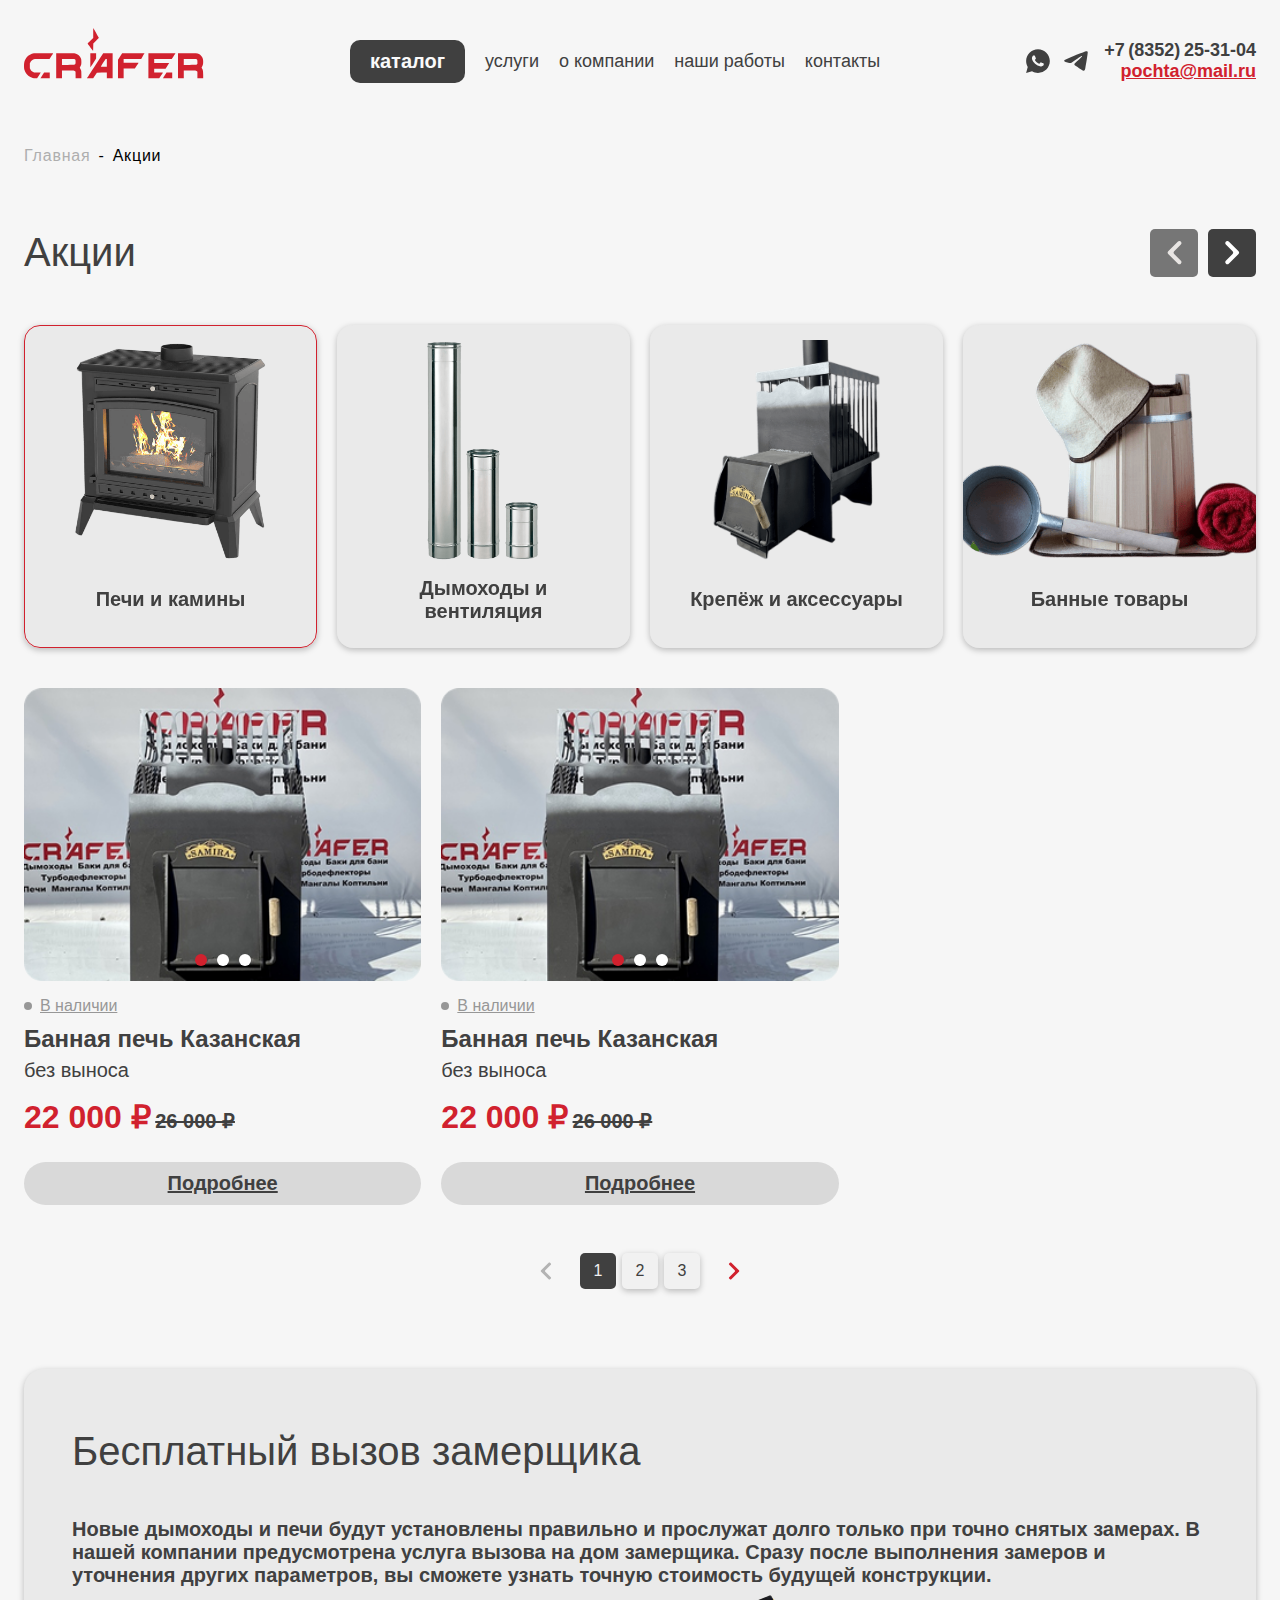
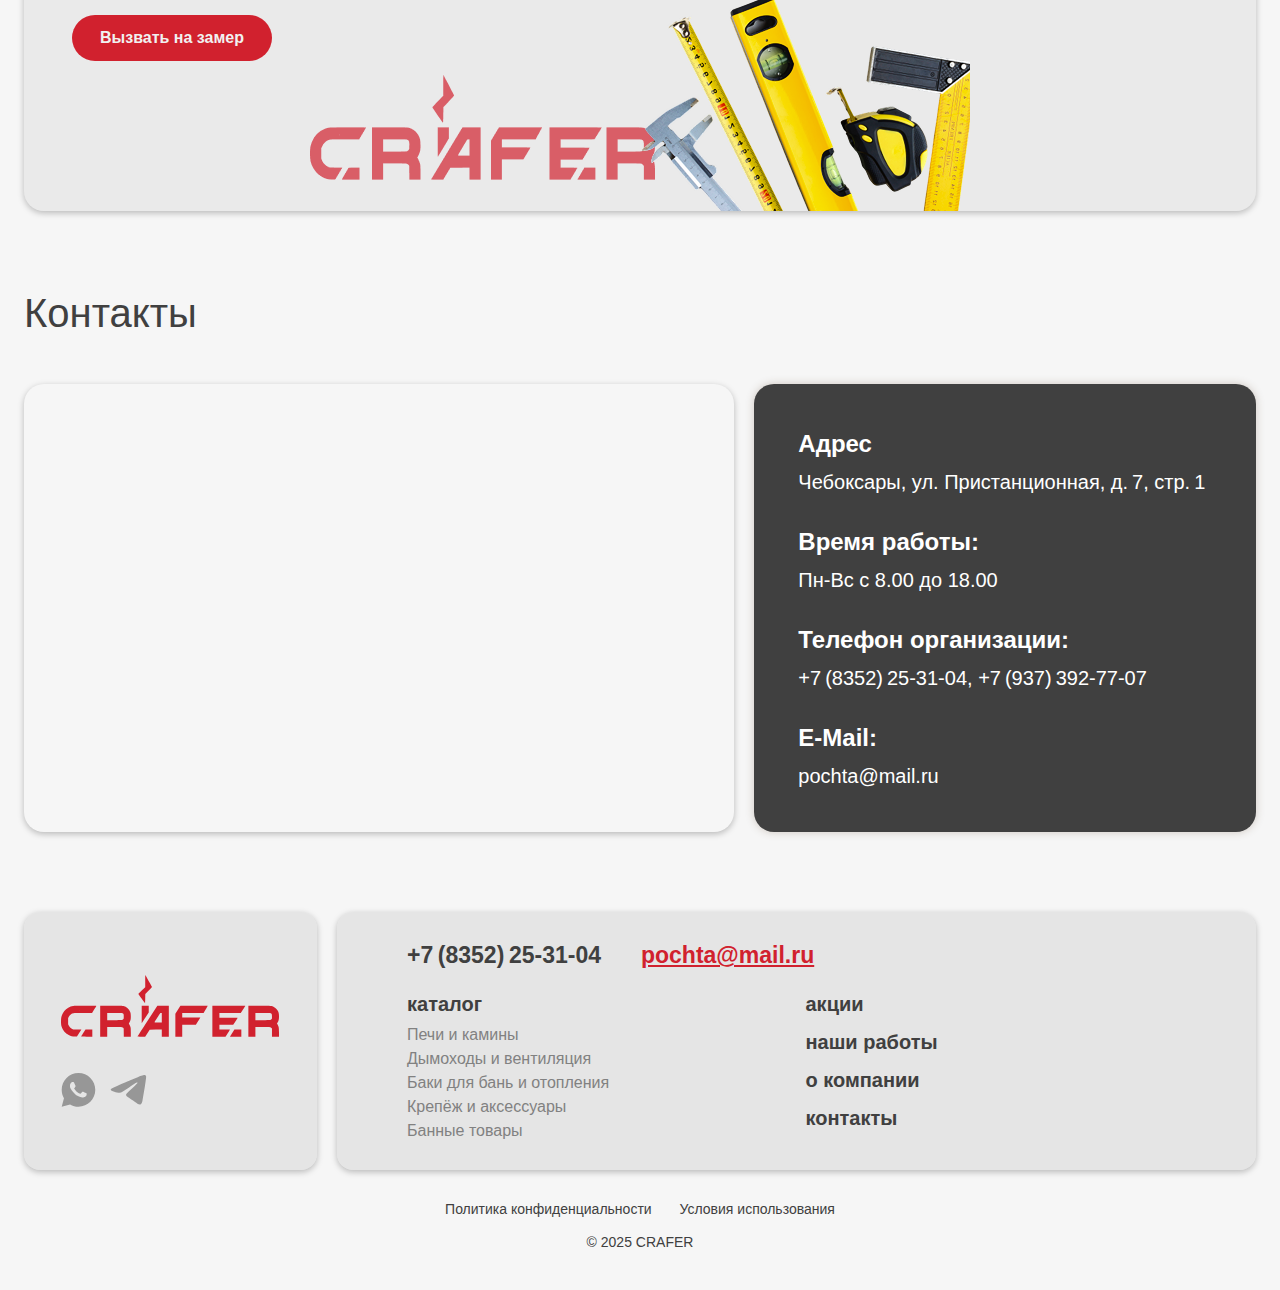
<file: pages/promo.html>
<!DOCTYPE html>
<html lang="ru">
<head>
    <meta charset="UTF-8">
    <meta name="viewport" content="width=device-width, initial-scale=1.0">
    <title>Акции</title>
    <link rel="stylesheet" href="/assets/libs/swiper-bundle.min.css">
    <link rel="stylesheet" href="/assets/libs/simplebar.css">
    <link rel="stylesheet" href="/css/main.css">
</head>
<body>
    <header class="header">
        <div class="container">
            <div class="header__wrapper">
                <a href="/" class="logo">
                    <img src="/assets/img/icons/logo.svg" alt="logo">
                </a>
                <nav class="menu">
                    <ul class="menu-nav">
                        <li class="menu-nav__item dropdown-menu dropdown-menu--main">
                            <a href="" class="menu-nav__link menu-nav__link--active dropdown-menu__toggle">каталог</a>
                            <div class="dropdown-menu__container">
                                <div class="catalog-menu">
                                    <div class="catalog-menu__wrapper">
                                        <div class="catalog-menu__side">
                                            <ul class="catalog-menu-section">
                                                <li class="catalog-menu-section__item">
                                                    <a href="" class="catalog-menu-section__head">
                                                        <span class="catalog-menu-section__head-name">Печи и камины</span>
                                                        <svg width="11" height="14" class="catalog-menu-section__head-arrow" viewBox="0 0 11 14" fill="none" xmlns="http://www.w3.org/2000/svg">
                                                            <path d="M10.8145 7L2.06095 -2.38418e-07L0 1.64576L6.6999 7L0 12.3531L2.05949 14L10.8145 7Z" />
                                                        </svg>
                                                    </a>
                                                    <div class="catalog-menu__subsection">
                                                        <div class="catalog-menu__subsection-wrapper">
                                                            <p class="catalog-menu__subsection-title">Распределительное оборудование</p>
                                                            <div class="catalog-menu__subsection-list">
                                                                <ul class="catalog-menu-subsection">
                                                                    <li class="catalog-menu-subsection__item">
                                                                        <a href="" class="catalog-menu-subsection__link">
                                                                            <img src="/assets/img/other/section-icon.png" class="catalog-menu-subsection__link-icon" alt="">
                                                                            <div class="catalog-menu-subsection__link-content">
                                                                                <span class="catalog-menu-subsection__link-name">Печи и камины</span>
                                                                                <span class="catalog-menu-subsection__link-count">(16 шт)</span>
                                                                            </div>
                                                                        </a>
                                                                    </li>
                                                                </ul>
                                                            </div>
                                                        </div>
                                                    </div>
                                                </li>
                                                <li class="catalog-menu-section__item">
                                                    <a href="" class="catalog-menu-section__head">
                                                        <span class="catalog-menu-section__head-name">Дымоходы и вентиляция</span>
                                                        <svg width="11" height="14" class="catalog-menu-section__head-arrow" viewBox="0 0 11 14" fill="none" xmlns="http://www.w3.org/2000/svg">
                                                            <path d="M10.8145 7L2.06095 -2.38418e-07L0 1.64576L6.6999 7L0 12.3531L2.05949 14L10.8145 7Z" />
                                                        </svg>
                                                    </a>
                                                    <div class="catalog-menu__subsection">
                                                        <div class="catalog-menu__subsection-wrapper">
                                                            <p class="catalog-menu__subsection-title">Шкафы управления и автоматизации</p>
                                                            <div class="catalog-menu__subsection-list">
                                                                <ul class="catalog-menu-subsection">
                                                                    <li class="catalog-menu-subsection__item">
                                                                        <a href="" class="catalog-menu-subsection__link">Щ070</a>
                                                                    </li>
                                                                </ul>
                                                            </div>
                                                        </div>
                                                    </div>
                                                </li>
                                                <li class="catalog-menu-section__item">
                                                    <a href="" class="catalog-menu-section__head">
                                                        <span class="catalog-menu-section__head-name">Крепёж и аксессуары</span>
                                                        <svg width="11" height="14" class="catalog-menu-section__head-arrow" viewBox="0 0 11 14" fill="none" xmlns="http://www.w3.org/2000/svg">
                                                            <path d="M10.8145 7L2.06095 -2.38418e-07L0 1.64576L6.6999 7L0 12.3531L2.05949 14L10.8145 7Z" />
                                                        </svg>
                                                    </a>
                                                    <div class="catalog-menu__subsection">
                                                        <div class="catalog-menu__subsection-wrapper">
                                                            <p class="catalog-menu__subsection-title">Системы оперативного тока</p>
                                                            <div class="catalog-menu__subsection-list">
                                                                <ul class="catalog-menu-subsection">
                                                                    <li class="catalog-menu-subsection__item">
                                                                        <a href="" class="catalog-menu-subsection__link">Щ070</a>
                                                                    </li>
                                                                </ul>
                                                            </div>
                                                        </div>
                                                    </div>
                                                </li>
                                                <li class="catalog-menu-section__item">
                                                    <a href="" class="catalog-menu-section__head">
                                                        <span class="catalog-menu-section__head-name">Банные товары</span>
                                                        <svg width="11" height="14" class="catalog-menu-section__head-arrow" viewBox="0 0 11 14" fill="none" xmlns="http://www.w3.org/2000/svg">
                                                            <path d="M10.8145 7L2.06095 -2.38418e-07L0 1.64576L6.6999 7L0 12.3531L2.05949 14L10.8145 7Z" />
                                                        </svg>
                                                    </a>
                                                </li>
                                            </ul>
                                        </div>
                                    </div>
                                </div>
                            </div>
                        </li>
                        <li class="menu-nav__item">
                            <a href="" class="menu-nav__link">услуги</a>
                        </li>
                        <li class="menu-nav__item">
                            <a href="" class="menu-nav__link">о компании</a>
                        </li>
                        <li class="menu-nav__item">
                            <a href="" class="menu-nav__link">наши работы</a>
                        </li>
                        <li class="menu-nav__item">
                            <a href="" class="menu-nav__link">КОНТАКТЫ</a>
                        </li>
                    </ul>
                </nav>
                <div class="header__right">
                    <ul class="social-list">
                        <li class="social-list__item">
                            <a href="" class="social-list__link">
                                <img src="/assets/img/icons/i-wa.svg" alt="vk">
                            </a>
                        </li>
                        <li class="social-list__item">
                            <a href="" class="social-list__link">
                                <img src="/assets/img/icons/i-tg.svg" alt="vk">
                            </a>
                        </li>
                    </ul>
                    <div class="header__contacts">
                        <a href="tel:" class="header__phone">+7 (8352) 25‑31‑04</a>
                        <a href="mailto:" class="header__mail">pochta@mail.ru</a>
                    </div>
                </div>
                <button class="btn-menu">
                    <span></span>
                    <span></span>
                    <span></span>
                </button>
            </div>
        </div>
    </header>

    <main class="main">
        <!-- Хлебные крошки -->
        <section class="section section--breadcrumb">
            <div class="container">
                <ul class="breadcrumb">
                    <li class="breadcrumb__item">
                        <a href="../index.html" class="breadcrumb__item-link">Главная</a>
                    </li>
                    <li class="breadcrumb__item">
                        <span class="breadcrumb__item-link breadcrumb__item-link--active">Акции</span>
                    </li>
                </ul>
            </div>
        </section>

        <!-- <section class="section section--title-page">
            <div class="container">
                <h1>Акции</h1>
            </div>
        </section> -->

        <!-- Разделы -->
        <section class="section">
            <div class="container">
                <div class="catalog-sections">
                    <div class="catalog-sections__top">
                        <h2>Акции</h2>
                        <div class="swiper-template__btns">
                            <div class="swiper__btn catalog-swiper__btn catalog-swiper__btn--prev">
                                <svg width="15" height="24" viewBox="0 0 15 24" fill="none" xmlns="http://www.w3.org/2000/svg">
                                    <path d="M13.9209 22.5343C14.7187 21.751 14.7194 20.4658 13.9225 19.6816L7.16547 13.033C6.36911 12.2494 6.36912 10.9653 7.16547 10.1818L13.9225 3.53313C14.7194 2.74895 14.7187 1.46372 13.9209 0.680407L13.8013 0.562961C13.0233 -0.200869 11.7769 -0.200869 10.9989 0.56296L1.20355 10.1802C0.405128 10.9641 0.40513 12.2506 1.20356 13.0345L10.9989 22.6518C11.7769 23.4156 13.0233 23.4156 13.8013 22.6518L13.9209 22.5343Z" fill="#E3DFDC" />
                                </svg>
                            </div>
                            <div class="swiper__btn catalog-swiper__btn catalog-swiper__btn--next">
                                <svg width="15" height="24" viewBox="0 0 15 24" fill="none" xmlns="http://www.w3.org/2000/svg">
                                    <path d="M0.827141 0.680653C0.0293236 1.46396 0.0286226 2.7492 0.825584 3.53338L7.58258 10.182C8.37893 10.9656 8.37893 12.2496 7.58258 13.0332L0.825584 19.6818C0.0286226 20.466 0.0293236 21.7512 0.82714 22.5346L0.946761 22.652C1.72474 23.4158 2.97115 23.4158 3.74912 22.652L13.5445 13.0347C14.3429 12.2508 14.3429 10.9644 13.5445 10.1805L3.74912 0.563204C2.97115 -0.200624 1.72474 -0.200623 0.946762 0.563206L0.827141 0.680653Z" fill="white" />
                                </svg>
                            </div>
                        </div>
                    </div>
                    <div class="container__inner">
                        <div class="swiper catalog-sections-swiper swiper-template">
                            <div class="swiper-wrapper">
                                <div class="swiper-slide catalog-sections-swiper__slide">
                                    <a href="" class="catalog-swiper-card" data-status="active" style="--preview: url('/assets/img/other/sect-1.png');">
                                        <div class="catalog-swiper-card__content">
                                            <h3 class="catalog-swiper-card__title">Печи и камины</h3>
                                        </div>
                                    </a>
                                </div>
                                <div class="swiper-slide catalog-sections-swiper__slide">
                                    <a href="" class="catalog-swiper-card" style="--preview: url('/assets/img/other/sect-2.png');">
                                        <div class="catalog-swiper-card__content">
                                            <h3 class="catalog-swiper-card__title">Дымоходы и вентиляция</h3>
                                        </div>
                                    </a>
                                </div>
                                <div class="swiper-slide catalog-sections-swiper__slide">
                                    <a href="" class="catalog-swiper-card" style="--preview: url('/assets/img/other/sect-3.png');">
                                        <div class="catalog-swiper-card__content">
                                            <h3 class="catalog-swiper-card__title">Крепёж и аксессуары</h3>
                                        </div>
                                    </a>
                                </div>
                                <div class="swiper-slide catalog-sections-swiper__slide">
                                    <a href="" class="catalog-swiper-card" style="--preview: url('/assets/img/other/sect-4.png');">
                                        <div class="catalog-swiper-card__content">
                                            <h3 class="catalog-swiper-card__title">Банные товары</h3>
                                        </div>
                                    </a>
                                </div>
                                <div class="swiper-slide catalog-sections-swiper__slide">
                                    <a href="" class="catalog-swiper-card" style="--preview: url('/assets/img/other/sect-4.png');">
                                        <div class="catalog-swiper-card__content">
                                            <h3 class="catalog-swiper-card__title">Дымоходы</h3>
                                        </div>
                                    </a>
                                </div>
                            </div>
                        </div>
                    </div>
                </div>
            </div>
        </section>

        <!-- Акции -->
        <section>
            <div class="container">
                <div class="promo">
                    <div class="promo__wrapper">
                        <div class="promo__item">
                            <div class="product-card">
                                <a href="" class="product-card__gallery">
                                    <img src="/assets/img/other/new-1.png"
                                    data-hover-slides="/assets/img/other/new-2.png, /assets/img/other/new-1.png"
                                        class="product-card__img" alt="">
                                </a>
                                <div class="product-card__content">
                                    <div class="product-card-status" aria-stock="yes">
                                        <span>В наличии</span>
                                    </div>
                                    <h3 class="product-card__title">Банная печь Казанская</h3>
                                    <span class="product-card__subtitle">без выноса</span>
                                    <div class="product-card__price">
                                        <span class="product-card__price-new">22 000 ₽</span>
                                        <span class="product-card__price-old">26 000 ₽</span>
                                    </div>
                                    <div class="product-card__btns">
                                        <a href="" class="product-card__link">Подробнее</a>
                                    </div>
                                </div>
                            </div>
                        </div>
                        <div class="promo__item">
                            <div class="product-card">
                                <a href="" class="product-card__gallery">
                                    <img src="/assets/img/other/new-1.png"
                                    data-hover-slides="/assets/img/other/new-2.png, /assets/img/other/new-1.png"
                                        class="product-card__img" alt="">
                                </a>
                                <div class="product-card__content">
                                    <div class="product-card-status" aria-stock="yes">
                                        <span>В наличии</span>
                                    </div>
                                    <h3 class="product-card__title">Банная печь Казанская</h3>
                                    <span class="product-card__subtitle">без выноса</span>
                                    <div class="product-card__price">
                                        <span class="product-card__price-new">22 000 ₽</span>
                                        <span class="product-card__price-old">26 000 ₽</span>
                                    </div>
                                    <div class="product-card__btns">
                                        <a href="" class="product-card__link">Подробнее</a>
                                    </div>
                                </div>
                            </div>
                        </div>
                    </div>
                    <div class="promo__bottom">
                        <div class="pagination">
                            <ul class="pagination-list">
                                <li class="pagination-list__item">
                                    <a href="#" class="pagination-list__prev disabled">
                                        <svg width="12" height="18" viewBox="0 0 12 18" fill="none" xmlns="http://www.w3.org/2000/svg">
                                            <path d="M1.06973 8.29288C0.679148 8.68339 0.679121 9.3166 1.06967 9.70715L8.67089 17.3084C9.06122 17.6987 9.694 17.6989 10.0846 17.3089L10.7917 16.6028C11.1827 16.2123 11.1829 15.5786 10.7919 15.1879L5.30788 9.7074C4.91702 9.31679 4.91705 8.68321 5.30795 8.29265L10.7923 2.81309C11.1831 2.42262 11.1832 1.78921 10.7926 1.39857L10.086 0.692033C9.69555 0.301531 9.06243 0.301506 8.67189 0.691974L1.06973 8.29288Z" />
                                        </svg>
                                    </a>
                                </li>
                                <li class="pagination-list__item">
                                    <a href="#" class="pagination-list__link pagination-list__link--active">1</a>
                                </li>
                                <li class="pagination-list__item">
                                    <a href="#" class="pagination-list__link">2</a>
                                </li>
                                <li class="pagination-list__item">
                                    <a href="#" class="pagination-list__link">3</a>
                                </li>
                                <li class="pagination-list__item">
                                    <a href="#" class="pagination-list__next">
                                        <svg width="12" height="18" viewBox="0 0 12 18" fill="none" xmlns="http://www.w3.org/2000/svg">
                                            <path d="M10.9303 9.70712C11.3209 9.31661 11.3209 8.6834 10.9303 8.29285L3.32911 0.691623C2.93878 0.301294 2.306 0.301071 1.91539 0.691123L1.20834 1.39718C0.817252 1.78771 0.817132 2.42144 1.20807 2.81212L6.69212 8.2926C7.08298 8.68321 7.08295 9.31679 6.69205 9.70735L1.20772 15.1869C0.816907 15.5774 0.81677 16.2108 1.20741 16.6014L1.91395 17.308C2.30445 17.6985 2.93757 17.6985 3.32811 17.308L10.9303 9.70712Z" />
                                        </svg>
                                    </a>
                                </li>
                            </ul>
                        </div>
                    </div>
                </div>
            </div>
        </section>

        <!-- Вызов мастера -->
        <section class="section">
            <div class="container">
                <div class="call-master">
                    <div class="call-master__wrapper">
                        <div class="call-master__left">
                            <h2 class="call-master__title">Бесплатный вызов замерщика</h2>
                            <p class="call-master__text">
                                Новые дымоходы и печи будут установлены правильно и прослужат долго только при точно снятых замерах. В нашей компании предусмотрена услуга вызова на дом замерщика.
                                Сразу после выполнения замеров и уточнения других параметров, вы сможете узнать точную стоимость будущей конструкции.
                            </p>
                            <button class="btn call-master__btn">Вызвать на замер</button>
                        </div>
                        <div class="call-master__right">
                            <img src="/assets/img/icons/call-master.svg" alt="">
                        </div>
                    </div>
                </div>
            </div>
        </section>

        <!-- Контакты -->
        <section class="section">
            <div class="container">
                <h2>Контакты</h2>
                <div class="container__inner">
                    <div class="contacts">
                        <div class="contacts__wrapper">
                            <div class="contacts__map">
                                <iframe src="https://yandex.ru/map-widget/v1/?um=constructor%3A8f447b422a3ae4896c4929ff3200cf8557e446d03e8f80500648d5804370cfea&amp;source=constructor" width="100%" height="400" frameborder="0"></iframe>
                            </div>
                            <div class="contacts__info">
                                <ul class="contacts__list">
                                    <li class="contacts__item">
                                        <div class="contacts__item-inner">
                                            <span class="contacts__title">Адрес</span>
                                            <span class="contacts__value">Чебоксары, ул. Пристанционная, д. 7, стр. 1</span>
                                        </div>
                                    </li>
                                    <li class="contacts__item">
                                        <div class="contacts__item-inner">
                                            <span class="contacts__title">Время работы:</span>
                                            <span class="contacts__value">Пн-Вс  с 8.00 до 18.00</span>
                                        </div>
                                    </li>
                                    <li class="contacts__item">
                                        <div class="contacts__item-inner">
                                            <span class="contacts__title">Телефон организации:</span>
                                            <span class="contacts__value">
                                                <a href="tel:+78352253104" class="contacts__link">+7 (8352) 25‑31‑04</a>,
                                                <a href="tel:+79373927707" class="contacts__link">+7 (937) 392‑77‑07</a>
                                            </span>
                                        </div>
                                    </li>
                                    <li class="contacts__item">
                                        <div class="contacts__item-inner">
                                            <span class="contacts__title">E-Mail: </span>
                                            <span class="contacts__value"><a href="mailto:pochta@mail.ru" class="contacts__link">pochta@mail.ru</a></span>
                                        </div>
                                    </li>
                                </ul>
                            </div>
                        </div>
                    </div>
                </div>
            </div>
        </section>
    </main>

    <footer class="footer">
        <div class="container">
            <div class="footer__wrapper">
                <div class="footer__top">
                    <div class="footer__left">
                        <div class="footer__left-inner">
                            <div class="footer__logo">
                                <img src="/assets/img/icons/logo.svg" alt="logo">
                            </div>
                            <div class="footer__social">
                                <ul class="social-list">
                                    <li class="social-list__item">
                                        <a href="" class="social-list__link">
                                            <svg width="35" height="34" viewBox="0 0 35 34" fill="none" xmlns="http://www.w3.org/2000/svg">
                                                <path d="M17.4891 0.081543C26.764 0.081543 34.2823 7.59988 34.2823 16.8748C34.2823 26.1497 26.764 33.668 17.4891 33.668C14.5213 33.6728 11.6058 32.8874 9.04207 31.3926L0.702542 33.668L2.97299 25.3252C1.47687 22.7606 0.690866 19.8438 0.695824 16.8748C0.695824 7.59988 8.21416 0.081543 17.4891 0.081543ZM11.7659 8.98197L11.4301 8.9954C11.2126 9.00864 11.0001 9.06577 10.8054 9.16333C10.6232 9.26649 10.4569 9.39546 10.3116 9.54622C10.1101 9.73598 9.99593 9.90056 9.87333 10.0601C9.25219 10.8677 8.91775 11.8592 8.92284 12.878C8.9262 13.7009 9.14115 14.5019 9.47701 15.2509C10.1639 16.7656 11.294 18.3694 12.7853 19.8556C13.1447 20.2133 13.4973 20.5727 13.8768 20.9069C15.7298 22.5383 17.9379 23.7148 20.3255 24.3428L21.2793 24.4889C21.59 24.5056 21.9007 24.4821 22.213 24.467C22.7021 24.4418 23.1797 24.3093 23.6119 24.0791C23.8318 23.9658 24.0464 23.8425 24.2551 23.7096C24.2551 23.7096 24.3273 23.6626 24.465 23.5585C24.6917 23.3906 24.8311 23.2713 25.0192 23.0749C25.1586 22.9304 25.2795 22.7608 25.3718 22.5677C25.5028 22.294 25.6338 21.7717 25.6875 21.3368C25.7278 21.0043 25.7161 20.8229 25.711 20.7104C25.7043 20.5307 25.5549 20.3443 25.392 20.2654L24.4146 19.827C24.4146 19.827 22.9536 19.1906 22.0602 18.7842C21.9667 18.7434 21.8665 18.72 21.7646 18.7153C21.6497 18.7035 21.5336 18.7165 21.4242 18.7532C21.3147 18.79 21.2143 18.8498 21.1299 18.9286C21.1215 18.9252 21.0089 19.021 19.7948 20.4921C19.7251 20.5857 19.6291 20.6565 19.519 20.6954C19.409 20.7342 19.2898 20.7395 19.1768 20.7104C19.0674 20.681 18.9602 20.644 18.856 20.5995C18.6478 20.5122 18.5756 20.4786 18.4329 20.4182C17.469 19.9976 16.5767 19.4293 15.7879 18.7338C15.5763 18.5491 15.3798 18.3476 15.1783 18.1528C14.5177 17.52 13.9419 16.8043 13.4654 16.0234L13.3663 15.8638C13.2952 15.7566 13.2376 15.641 13.195 15.5196C13.1312 15.2727 13.2975 15.0746 13.2975 15.0746C13.2975 15.0746 13.7056 14.6279 13.8953 14.386C14.08 14.1509 14.2362 13.9225 14.337 13.7596C14.5351 13.4406 14.5973 13.1131 14.4932 12.8595C14.0229 11.7109 13.5359 10.5672 13.0355 9.43202C12.9364 9.207 12.6425 9.04578 12.3755 9.01387C12.2848 9.0038 12.1942 8.99372 12.1035 8.987C11.878 8.9758 11.652 8.97804 11.4267 8.99372L11.7659 8.98197Z" />
                                            </svg>
                                        </a>
                                    </li>
                                    <li class="social-list__item">
                                        <a href="" class="social-list__link">
                                            <svg width="37" height="30" viewBox="0 0 37 30" fill="none" xmlns="http://www.w3.org/2000/svg">
                                                <path d="M36.0983 2.57568C35.6088 7.73159 33.4877 20.2624 32.4108 26.0383C31.954 28.4857 31.0403 29.3016 30.1918 29.3995C28.2991 29.5626 26.8633 28.1594 25.0359 26.952C22.1643 25.0594 20.5327 23.8846 17.7589 22.0572C14.5283 19.9361 16.6168 18.7613 18.4768 16.8686C18.9663 16.3792 27.3202 8.77582 27.4833 8.09054C27.506 7.98675 27.503 7.87899 27.4746 7.77663C27.4461 7.67427 27.3931 7.5804 27.3202 7.50316C27.1244 7.34 26.8633 7.40526 26.6349 7.43789C26.3412 7.50316 21.7727 10.538 12.8641 16.5423C11.5588 17.4234 10.384 17.8802 9.33976 17.8476C8.165 17.815 5.946 17.195 4.28175 16.6402C2.22591 15.9876 0.626929 15.6286 0.757458 14.4865C0.822723 13.8991 1.63853 13.3117 3.17225 12.6917C12.7009 8.54739 19.0316 5.80628 22.1969 4.50099C31.2687 0.715636 33.1287 0.0629883 34.3688 0.0629883C34.6298 0.0629883 35.2498 0.128251 35.6414 0.454575C35.9677 0.715633 36.0656 1.07459 36.0983 1.33565C36.0656 1.53144 36.1309 2.11883 36.0983 2.57568Z" />
                                            </svg>
                                        </a>
                                    </li>
                                </ul>
                            </div>
                        </div>
                    </div>
                    <div class="footer__right">
                        <div class="footer__right-wrapper">
                            <div class="footer__right-catalog">
                                <a href="" class="footer__right-title">Каталог</a>
                                <ul class="footer__right-list">
                                    <li class="footer__right-item">
                                        <a href="" class="footer__right-link">Печи и камины</a>
                                    </li>
                                    <li class="footer__right-item">
                                        <a href="" class="footer__right-link">Дымоходы и вентиляция</a>
                                    </li>
                                    <li class="footer__right-item">
                                        <a href="" class="footer__right-link">Баки для бань и отопления</a>
                                    </li>
                                    <li class="footer__right-item">
                                        <a href="" class="footer__right-link">Крепёж и аксессуары</a>
                                    </li>
                                    <li class="footer__right-item">
                                        <a href="" class="footer__right-link">Банные товары</a>
                                    </li>
                                </ul>
                            </div>
                            <div class="footer__right-inner">
                                <ul class="footer__right-menu">
                                    <li class="footer__right-menu-item">
                                        <a href="" class="footer__right-menu-link">акции</a>
                                    </li>
                                    <li class="footer__right-menu-item">
                                        <a href="" class="footer__right-menu-link">наши работы</a>
                                    </li>
                                    <li class="footer__right-menu-item">
                                        <a href="" class="footer__right-menu-link">о компании</a>
                                    </li>
                                    <li class="footer__right-menu-item">
                                        <a href="" class="footer__right-menu-link">контакты</a>
                                    </li>
                                </ul>
                                <ul class="footer__right-contacts">
                                    <li class="footer__right-contacts-item">
                                        <a href="" class="footer__right-contacts-link">+7 (8352) 25‑31‑04</a>
                                    </li>
                                    <li class="footer__right-contacts-item">
                                        <a href="" class="footer__right-contacts-link footer__right-contacts-link--mail">pochta@mail.ru</a>
                                    </li>
                                </ul>
                            </div>
                        </div>
                    </div>
                </div>
                <div class="footer__bottom">
                    <ul class="footer__bottom-list">
                        <li class="footer__bottom-item">
                            <a href="" class="footer__bottom-link">
                                <span>Политика конфиденциальности</span>
                            </a>
                            <a href="" class="footer__bottom-link">
                                <span>Условия использования</span>
                            </a>
                        </li>
                    </ul>
                    <span class="footer__bottom-text">© 2025 CRAFER</span>
                </div>
            </div>
        </div>
    </footer>


    <script src="/assets/libs/jquery.min.js"></script>
    <script src="/assets/libs/swiper-bundle.min.js"></script>
    <script src="/assets/libs/simplebar.min.js"></script>
    <script src="/assets/libs/hover-slider.min.js"></script>
    <script src="/assets/js/script.js"></script>
    <script src="/assets/js/swiper.js"></script>
</body>
</html>
</file>
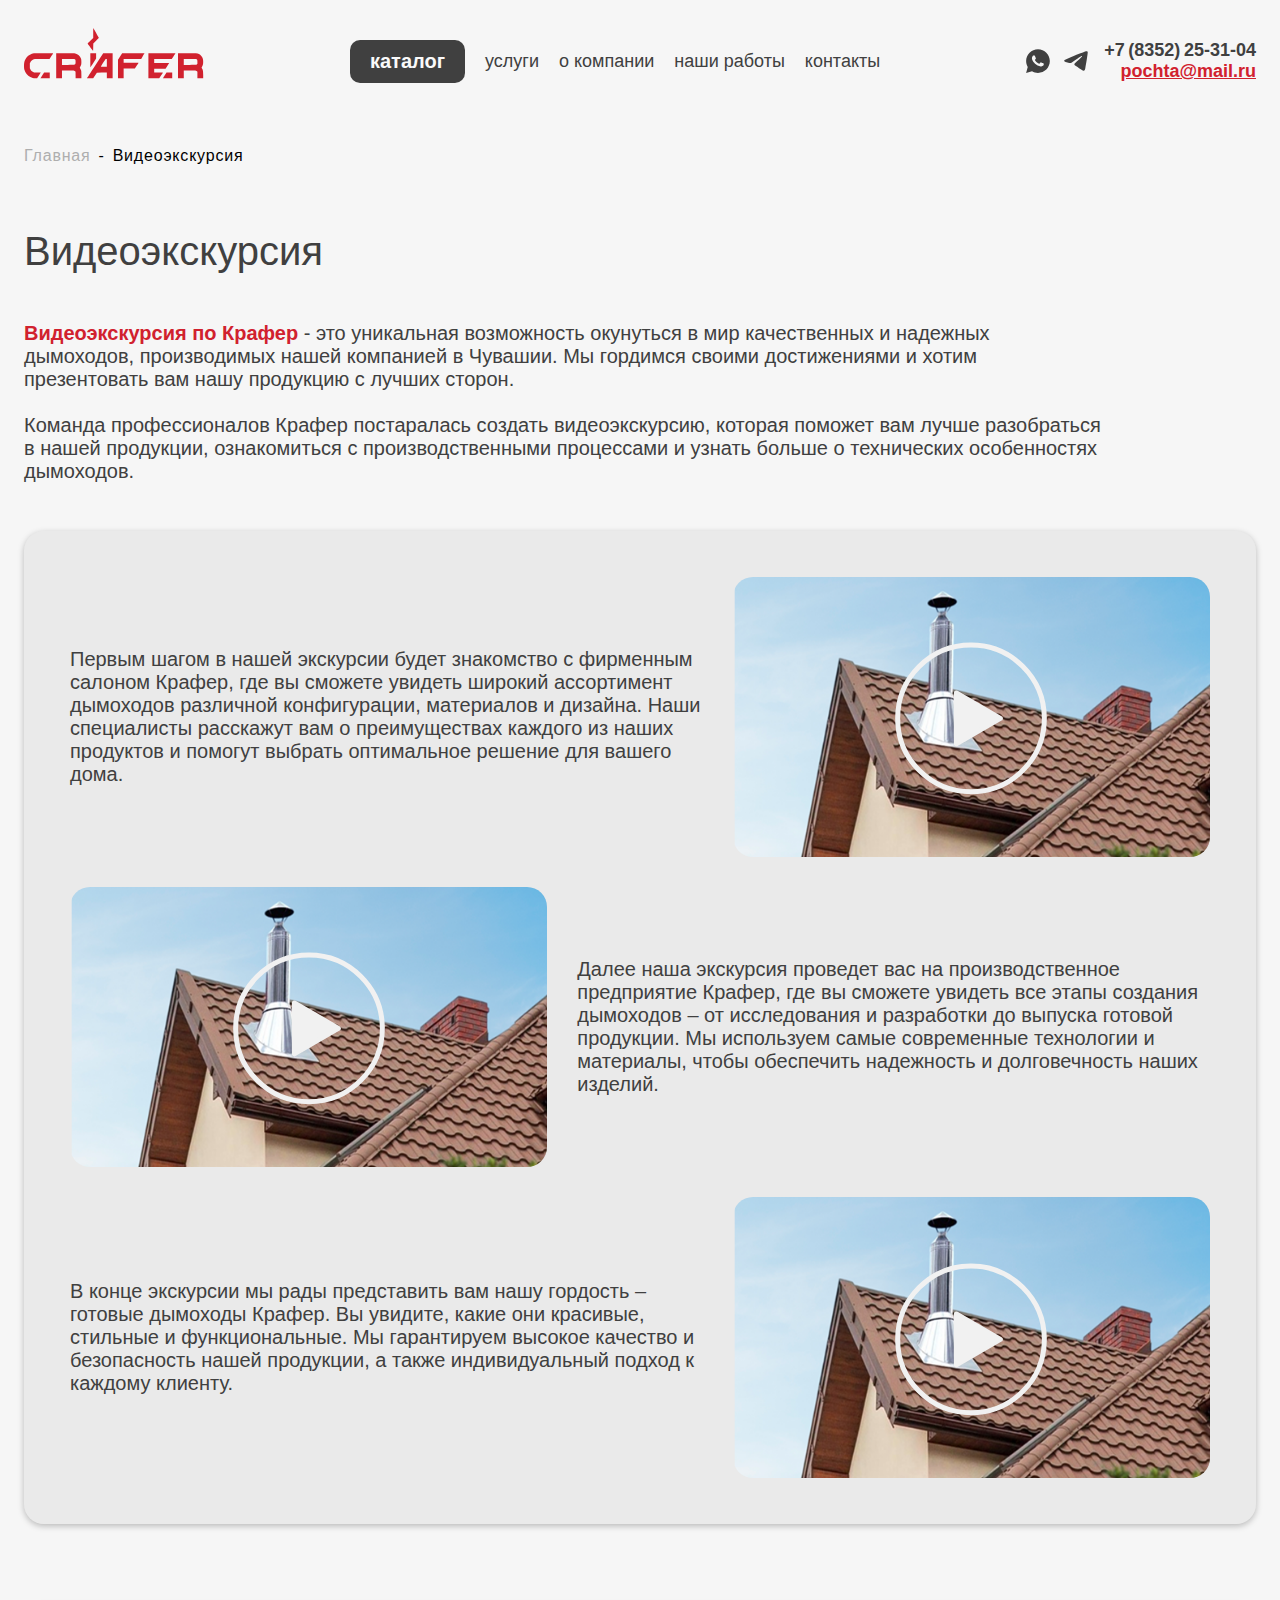
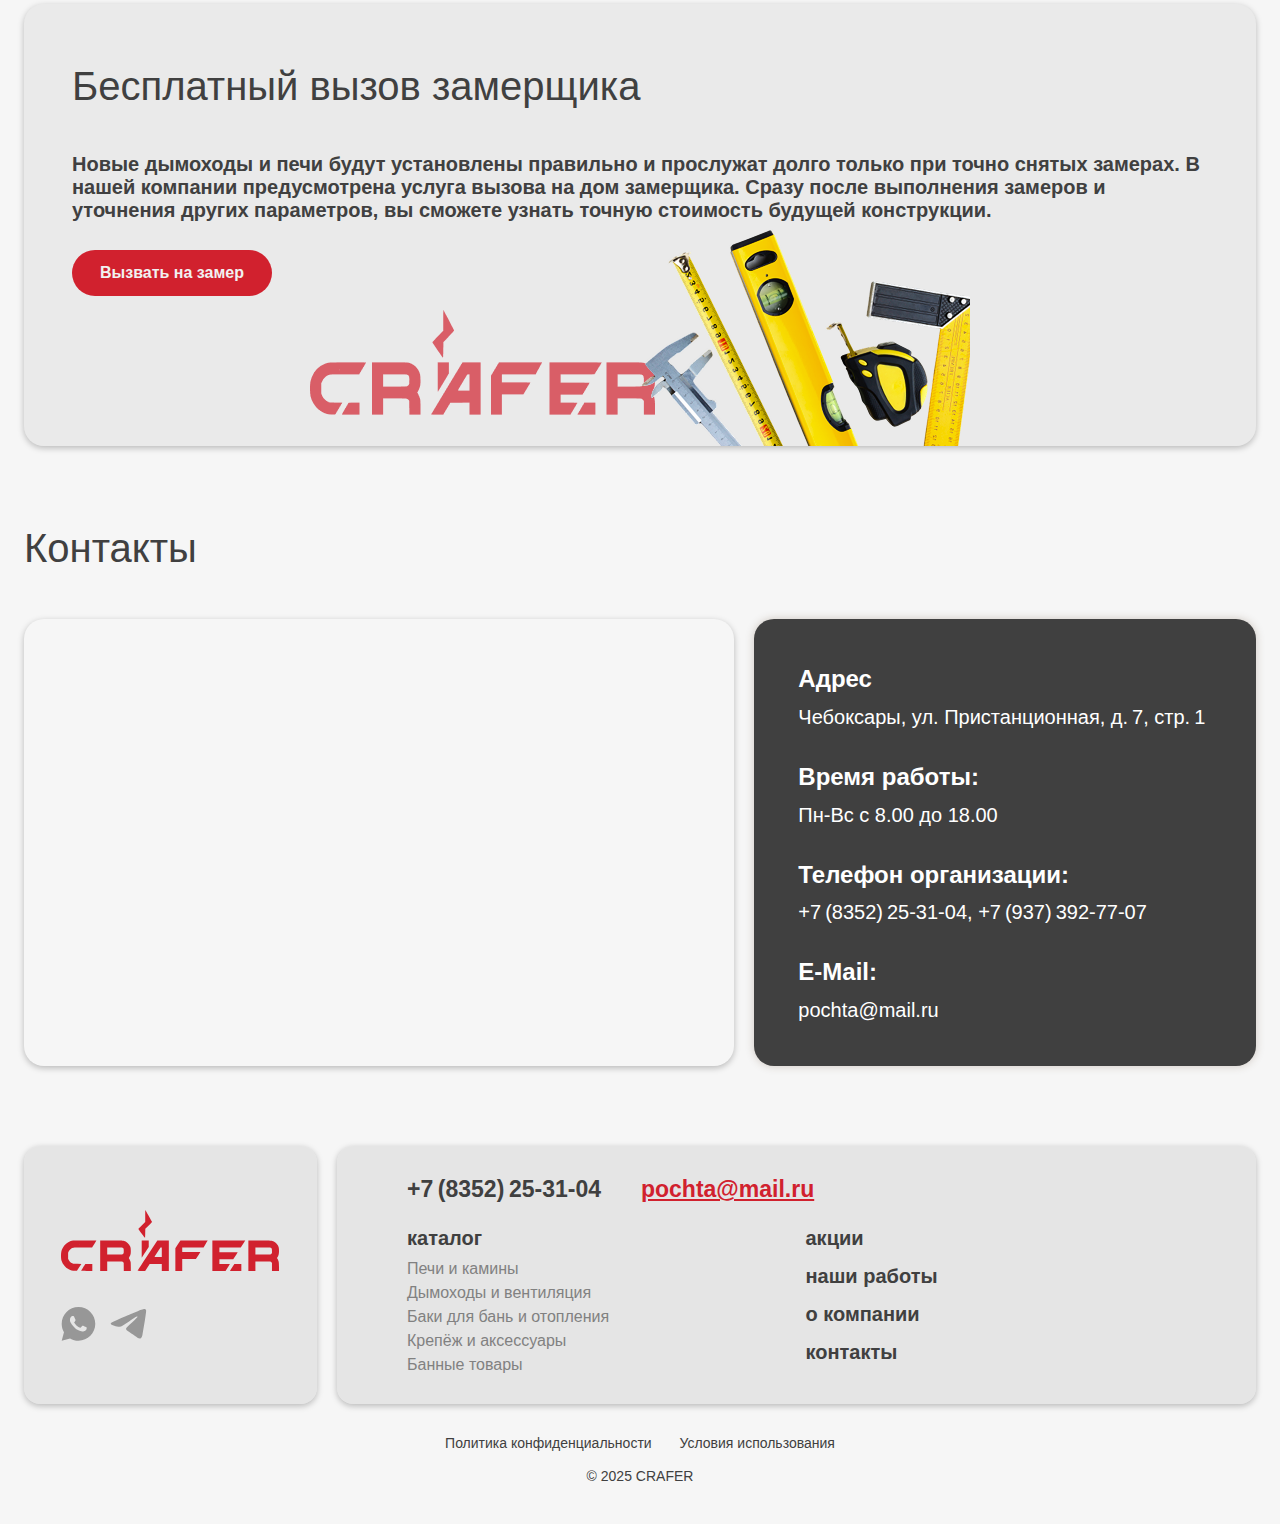
<file: pages/video remove.html>
<!DOCTYPE html>
<html lang="ru">
<head>
    <meta charset="UTF-8">
    <meta name="viewport" content="width=device-width, initial-scale=1.0">
    <title>Видеоэкскурсия</title>
    <link rel="stylesheet" href="/assets/libs/swiper-bundle.min.css">
    <link rel="stylesheet" href="/assets/libs/simplebar.css">
    <link rel="stylesheet" href="/css/main.css">
</head>
<body>
    <header class="header">
        <div class="container">
            <div class="header__wrapper">
                <a href="/" class="logo">
                    <img src="/assets/img/icons/logo.svg" alt="logo">
                </a>
                <nav class="menu">
                    <ul class="menu-nav">
                        <li class="menu-nav__item dropdown-menu dropdown-menu--main">
                            <a href="" class="menu-nav__link menu-nav__link--active dropdown-menu__toggle">каталог</a>
                            <div class="dropdown-menu__container">
                                <div class="catalog-menu">
                                    <div class="catalog-menu__wrapper">
                                        <div class="catalog-menu__side">
                                            <ul class="catalog-menu-section">
                                                <li class="catalog-menu-section__item">
                                                    <a href="" class="catalog-menu-section__head">
                                                        <span class="catalog-menu-section__head-name">Печи и камины</span>
                                                        <svg width="11" height="14" class="catalog-menu-section__head-arrow" viewBox="0 0 11 14" fill="none" xmlns="http://www.w3.org/2000/svg">
                                                            <path d="M10.8145 7L2.06095 -2.38418e-07L0 1.64576L6.6999 7L0 12.3531L2.05949 14L10.8145 7Z" />
                                                        </svg>
                                                    </a>
                                                    <div class="catalog-menu__subsection">
                                                        <div class="catalog-menu__subsection-wrapper">
                                                            <p class="catalog-menu__subsection-title">Распределительное оборудование</p>
                                                            <div class="catalog-menu__subsection-list">
                                                                <ul class="catalog-menu-subsection">
                                                                    <li class="catalog-menu-subsection__item">
                                                                        <a href="" class="catalog-menu-subsection__link">
                                                                            <img src="/assets/img/other/section-icon.png" class="catalog-menu-subsection__link-icon" alt="">
                                                                            <div class="catalog-menu-subsection__link-content">
                                                                                <span class="catalog-menu-subsection__link-name">Печи и камины</span>
                                                                                <span class="catalog-menu-subsection__link-count">(16 шт)</span>
                                                                            </div>
                                                                        </a>
                                                                    </li>
                                                                </ul>
                                                            </div>
                                                        </div>
                                                    </div>
                                                </li>
                                                <li class="catalog-menu-section__item">
                                                    <a href="" class="catalog-menu-section__head">
                                                        <span class="catalog-menu-section__head-name">Дымоходы и вентиляция</span>
                                                        <svg width="11" height="14" class="catalog-menu-section__head-arrow" viewBox="0 0 11 14" fill="none" xmlns="http://www.w3.org/2000/svg">
                                                            <path d="M10.8145 7L2.06095 -2.38418e-07L0 1.64576L6.6999 7L0 12.3531L2.05949 14L10.8145 7Z" />
                                                        </svg>
                                                    </a>
                                                    <div class="catalog-menu__subsection">
                                                        <div class="catalog-menu__subsection-wrapper">
                                                            <p class="catalog-menu__subsection-title">Шкафы управления и автоматизации</p>
                                                            <div class="catalog-menu__subsection-list">
                                                                <ul class="catalog-menu-subsection">
                                                                    <li class="catalog-menu-subsection__item">
                                                                        <a href="" class="catalog-menu-subsection__link">Щ070</a>
                                                                    </li>
                                                                </ul>
                                                            </div>
                                                        </div>
                                                    </div>
                                                </li>
                                                <li class="catalog-menu-section__item">
                                                    <a href="" class="catalog-menu-section__head">
                                                        <span class="catalog-menu-section__head-name">Крепёж и аксессуары</span>
                                                        <svg width="11" height="14" class="catalog-menu-section__head-arrow" viewBox="0 0 11 14" fill="none" xmlns="http://www.w3.org/2000/svg">
                                                            <path d="M10.8145 7L2.06095 -2.38418e-07L0 1.64576L6.6999 7L0 12.3531L2.05949 14L10.8145 7Z" />
                                                        </svg>
                                                    </a>
                                                    <div class="catalog-menu__subsection">
                                                        <div class="catalog-menu__subsection-wrapper">
                                                            <p class="catalog-menu__subsection-title">Системы оперативного тока</p>
                                                            <div class="catalog-menu__subsection-list">
                                                                <ul class="catalog-menu-subsection">
                                                                    <li class="catalog-menu-subsection__item">
                                                                        <a href="" class="catalog-menu-subsection__link">Щ070</a>
                                                                    </li>
                                                                </ul>
                                                            </div>
                                                        </div>
                                                    </div>
                                                </li>
                                                <li class="catalog-menu-section__item">
                                                    <a href="" class="catalog-menu-section__head">
                                                        <span class="catalog-menu-section__head-name">Банные товары</span>
                                                        <svg width="11" height="14" class="catalog-menu-section__head-arrow" viewBox="0 0 11 14" fill="none" xmlns="http://www.w3.org/2000/svg">
                                                            <path d="M10.8145 7L2.06095 -2.38418e-07L0 1.64576L6.6999 7L0 12.3531L2.05949 14L10.8145 7Z" />
                                                        </svg>
                                                    </a>
                                                </li>
                                            </ul>
                                        </div>
                                    </div>
                                </div>
                            </div>
                        </li>
                        <li class="menu-nav__item">
                            <a href="" class="menu-nav__link">услуги</a>
                        </li>
                        <li class="menu-nav__item">
                            <a href="" class="menu-nav__link">о компании</a>
                        </li>
                        <li class="menu-nav__item">
                            <a href="" class="menu-nav__link">наши работы</a>
                        </li>
                        <li class="menu-nav__item">
                            <a href="" class="menu-nav__link">КОНТАКТЫ</a>
                        </li>
                    </ul>
                </nav>
                <div class="header__right">
                    <ul class="social-list">
                        <li class="social-list__item">
                            <a href="" class="social-list__link">
                                <img src="/assets/img/icons/i-wa.svg" alt="vk">
                            </a>
                        </li>
                        <li class="social-list__item">
                            <a href="" class="social-list__link">
                                <img src="/assets/img/icons/i-tg.svg" alt="vk">
                            </a>
                        </li>
                    </ul>
                    <div class="header__contacts">
                        <a href="tel:" class="header__phone">+7 (8352) 25‑31‑04</a>
                        <a href="mailto:" class="header__mail">pochta@mail.ru</a>
                    </div>
                </div>
                <button class="btn-menu">
                    <span></span>
                    <span></span>
                    <span></span>
                </button>
            </div>
        </div>
    </header>

    <main class="main">
        <!-- Хлебные крошки -->
        <section class="section section--breadcrumb">
            <div class="container">
                <ul class="breadcrumb">
                    <li class="breadcrumb__item">
                        <a href="../index.html" class="breadcrumb__item-link">Главная</a>
                    </li>
                    <li class="breadcrumb__item">
                        <span class="breadcrumb__item-link breadcrumb__item-link--active">Видеоэкскурсия</span>
                    </li>
                </ul>
            </div>
        </section>

        <!-- Видеоэкскурсия -->
        <section class="section">
            <div class="container">
                <h2 class="section__title">Видеоэкскурсия</h2>
                <div class="container__inner">
                    <div class="video-tour">
                        <div class="video-tour__top">
                            <p>
                                <span>Видеоэкскурсия по Крафер</span> - это уникальная возможность окунуться в мир качественных 
                                и надежных дымоходов, производимых нашей компанией в Чувашии. Мы гордимся своими достижениями и хотим презентовать вам нашу продукцию с лучших сторон.
                                <br><br>
                                Команда профессионалов Крафер постаралась создать видеоэкскурсию, которая поможет 
                                вам лучше разобраться в нашей продукции, ознакомиться с производственными процессами 
                                и узнать больше о технических особенностях дымоходов.
                            </p>
                        </div>
                        <div class="video-tour__wrapper">
                            <div class="video-tour__item">
                                <div class="video-tour__item-inner">
                                    <div class="video-tour__item-text">
                                        <p>
                                            Первым шагом в нашей экскурсии будет знакомство 
                                            с фирменным салоном Крафер, где вы сможете увидеть широкий ассортимент дымоходов различной конфигурации, материалов и дизайна. Наши специалисты расскажут 
                                            вам о преимуществах каждого из наших продуктов и помогут выбрать оптимальное решение для вашего дома.
                                        </p>
                                    </div>
                                    <div class="video-tour__item-content">
                                        <div class="video-preview" data-video="https://rutube.ru/video/49f45f3dd6ad03c8123bf309ca6a64ae/?r=wd">
                                            <svg width="176" height="173" class="video-preview__play" viewBox="0 0 176 173" fill="none" xmlns="http://www.w3.org/2000/svg">
                                                <g clip-path="url(#clip0_103_882)">
                                                  <path d="M88.0003 161.232C128.501 161.232 161.334 128.4 161.334 87.8988C161.334 47.3979 128.501 14.5654 88.0003 14.5654C47.4994 14.5654 14.667 47.3979 14.667 87.8988C14.667 128.4 47.4994 161.232 88.0003 161.232Z" stroke="#F1F1F1" stroke-width="5" stroke-linejoin="round" />
                                                  <path d="M73.333 87.8985V62.4951L95.333 75.1968L117.333 87.8985L95.333 100.6L73.333 113.302V87.8985Z" fill="#F1F1F1" stroke="#F1F1F1" stroke-width="5" stroke-linejoin="round" />
                                                </g>
                                                <defs>
                                                  <clipPath id="clip0_103_882">
                                                    <rect width="176" height="172" fill="white" transform="translate(0 0.375)" />
                                                  </clipPath>
                                                </defs>
                                            </svg>
                                            <img src="/assets/img/other/h-gallery_1.png" alt="Превью видео" class="video-preview__img" style="width:100%;">
                                        </div>
                                    </div>
                                </div>
                            </div>
                            <div class="video-tour__item">
                                <div class="video-tour__item-inner">
                                    <div class="video-tour__item-text">
                                        <p>
                                            Далее наша экскурсия проведет вас на производственное предприятие Крафер, где вы сможете увидеть все этапы создания дымоходов – от исследования и разработки 
                                            до выпуска готовой продукции. Мы используем самые современные технологии и материалы, чтобы обеспечить надежность и долговечность наших изделий.
                                        </p>
                                    </div>
                                    <div class="video-tour__item-content">
                                        <div class="video-preview" data-video="https://rutube.ru/video/49f45f3dd6ad03c8123bf309ca6a64ae/?r=wd">
                                            <svg width="176" height="173" class="video-preview__play" viewBox="0 0 176 173" fill="none" xmlns="http://www.w3.org/2000/svg">
                                                <g clip-path="url(#clip0_103_882)">
                                                  <path d="M88.0003 161.232C128.501 161.232 161.334 128.4 161.334 87.8988C161.334 47.3979 128.501 14.5654 88.0003 14.5654C47.4994 14.5654 14.667 47.3979 14.667 87.8988C14.667 128.4 47.4994 161.232 88.0003 161.232Z" stroke="#F1F1F1" stroke-width="5" stroke-linejoin="round" />
                                                  <path d="M73.333 87.8985V62.4951L95.333 75.1968L117.333 87.8985L95.333 100.6L73.333 113.302V87.8985Z" fill="#F1F1F1" stroke="#F1F1F1" stroke-width="5" stroke-linejoin="round" />
                                                </g>
                                                <defs>
                                                  <clipPath id="clip0_103_882">
                                                    <rect width="176" height="172" fill="white" transform="translate(0 0.375)" />
                                                  </clipPath>
                                                </defs>
                                            </svg>
                                            <img src="/assets/img/other/h-gallery_1.png" alt="Превью видео" class="video-preview__img" style="width:100%;">
                                        </div>
                                    </div>
                                </div>
                            </div>
                            <div class="video-tour__item">
                                <div class="video-tour__item-inner">
                                    <div class="video-tour__item-text">
                                        <p>
                                            В конце экскурсии мы рады представить вам нашу гордость – готовые дымоходы Крафер. Вы увидите, какие они красивые, стильные и функциональные. Мы гарантируем высокое качество и безопасность нашей продукции, а также индивидуальный подход к каждому клиенту.
                                        </p>
                                    </div>
                                    <div class="video-tour__item-content">
                                        <div class="video-preview" data-video="https://rutube.ru/video/49f45f3dd6ad03c8123bf309ca6a64ae/?r=wd">
                                            <svg width="176" height="173" class="video-preview__play" viewBox="0 0 176 173" fill="none" xmlns="http://www.w3.org/2000/svg">
                                                <g clip-path="url(#clip0_103_882)">
                                                  <path d="M88.0003 161.232C128.501 161.232 161.334 128.4 161.334 87.8988C161.334 47.3979 128.501 14.5654 88.0003 14.5654C47.4994 14.5654 14.667 47.3979 14.667 87.8988C14.667 128.4 47.4994 161.232 88.0003 161.232Z" stroke="#F1F1F1" stroke-width="5" stroke-linejoin="round" />
                                                  <path d="M73.333 87.8985V62.4951L95.333 75.1968L117.333 87.8985L95.333 100.6L73.333 113.302V87.8985Z" fill="#F1F1F1" stroke="#F1F1F1" stroke-width="5" stroke-linejoin="round" />
                                                </g>
                                                <defs>
                                                  <clipPath id="clip0_103_882">
                                                    <rect width="176" height="172" fill="white" transform="translate(0 0.375)" />
                                                  </clipPath>
                                                </defs>
                                            </svg>
                                            <img src="/assets/img/other/h-gallery_1.png" alt="Превью видео" class="video-preview__img" style="width:100%;">
                                        </div>
                                    </div>
                                </div>
                            </div>
                        </div>
                    </div>
                </div>
            </div>
        </section>

        <!-- Вызов мастера -->
        <section class="section">
            <div class="container">
                <div class="call-master">
                    <div class="call-master__wrapper">
                        <div class="call-master__left">
                            <h2 class="call-master__title">Бесплатный вызов замерщика</h2>
                            <p class="call-master__text">
                                Новые дымоходы и печи будут установлены правильно и прослужат долго только при точно снятых замерах. В нашей компании предусмотрена услуга вызова на дом замерщика.
                                Сразу после выполнения замеров и уточнения других параметров, вы сможете узнать точную стоимость будущей конструкции.
                            </p>
                            <button class="btn call-master__btn">Вызвать на замер</button>
                        </div>
                        <div class="call-master__right">
                            <img src="/assets/img/icons/call-master.svg" alt="">
                        </div>
                    </div>
                </div>
            </div>
        </section>

        <!-- Контакты -->
        <section class="section">
            <div class="container">
                <h2>Контакты</h2>
                <div class="container__inner">
                    <div class="contacts">
                        <div class="contacts__wrapper">
                            <div class="contacts__map">
                                <iframe src="https://yandex.ru/map-widget/v1/?um=constructor%3A8f447b422a3ae4896c4929ff3200cf8557e446d03e8f80500648d5804370cfea&amp;source=constructor" width="100%" height="400" frameborder="0"></iframe>
                            </div>
                            <div class="contacts__info">
                                <ul class="contacts__list">
                                    <li class="contacts__item">
                                        <div class="contacts__item-inner">
                                            <span class="contacts__title">Адрес</span>
                                            <span class="contacts__value">Чебоксары, ул. Пристанционная, д. 7, стр. 1</span>
                                        </div>
                                    </li>
                                    <li class="contacts__item">
                                        <div class="contacts__item-inner">
                                            <span class="contacts__title">Время работы:</span>
                                            <span class="contacts__value">Пн-Вс  с 8.00 до 18.00</span>
                                        </div>
                                    </li>
                                    <li class="contacts__item">
                                        <div class="contacts__item-inner">
                                            <span class="contacts__title">Телефон организации:</span>
                                            <span class="contacts__value">
                                                <a href="tel:+78352253104" class="contacts__link">+7 (8352) 25‑31‑04</a>,
                                                <a href="tel:+79373927707" class="contacts__link">+7 (937) 392‑77‑07</a>
                                            </span>
                                        </div>
                                    </li>
                                    <li class="contacts__item">
                                        <div class="contacts__item-inner">
                                            <span class="contacts__title">E-Mail: </span>
                                            <span class="contacts__value"><a href="mailto:pochta@mail.ru" class="contacts__link">pochta@mail.ru</a></span>
                                        </div>
                                    </li>
                                </ul>
                            </div>
                        </div>
                    </div>
                </div>
            </div>
        </section>
    </main>

    <footer class="footer">
        <div class="container">
            <div class="footer__wrapper">
                <div class="footer__top">
                    <div class="footer__left">
                        <div class="footer__left-inner">
                            <div class="footer__logo">
                                <img src="/assets/img/icons/logo.svg" alt="logo">
                            </div>
                            <div class="footer__social">
                                <ul class="social-list">
                                    <li class="social-list__item">
                                        <a href="" class="social-list__link">
                                            <svg width="35" height="34" viewBox="0 0 35 34" fill="none" xmlns="http://www.w3.org/2000/svg">
                                                <path d="M17.4891 0.081543C26.764 0.081543 34.2823 7.59988 34.2823 16.8748C34.2823 26.1497 26.764 33.668 17.4891 33.668C14.5213 33.6728 11.6058 32.8874 9.04207 31.3926L0.702542 33.668L2.97299 25.3252C1.47687 22.7606 0.690866 19.8438 0.695824 16.8748C0.695824 7.59988 8.21416 0.081543 17.4891 0.081543ZM11.7659 8.98197L11.4301 8.9954C11.2126 9.00864 11.0001 9.06577 10.8054 9.16333C10.6232 9.26649 10.4569 9.39546 10.3116 9.54622C10.1101 9.73598 9.99593 9.90056 9.87333 10.0601C9.25219 10.8677 8.91775 11.8592 8.92284 12.878C8.9262 13.7009 9.14115 14.5019 9.47701 15.2509C10.1639 16.7656 11.294 18.3694 12.7853 19.8556C13.1447 20.2133 13.4973 20.5727 13.8768 20.9069C15.7298 22.5383 17.9379 23.7148 20.3255 24.3428L21.2793 24.4889C21.59 24.5056 21.9007 24.4821 22.213 24.467C22.7021 24.4418 23.1797 24.3093 23.6119 24.0791C23.8318 23.9658 24.0464 23.8425 24.2551 23.7096C24.2551 23.7096 24.3273 23.6626 24.465 23.5585C24.6917 23.3906 24.8311 23.2713 25.0192 23.0749C25.1586 22.9304 25.2795 22.7608 25.3718 22.5677C25.5028 22.294 25.6338 21.7717 25.6875 21.3368C25.7278 21.0043 25.7161 20.8229 25.711 20.7104C25.7043 20.5307 25.5549 20.3443 25.392 20.2654L24.4146 19.827C24.4146 19.827 22.9536 19.1906 22.0602 18.7842C21.9667 18.7434 21.8665 18.72 21.7646 18.7153C21.6497 18.7035 21.5336 18.7165 21.4242 18.7532C21.3147 18.79 21.2143 18.8498 21.1299 18.9286C21.1215 18.9252 21.0089 19.021 19.7948 20.4921C19.7251 20.5857 19.6291 20.6565 19.519 20.6954C19.409 20.7342 19.2898 20.7395 19.1768 20.7104C19.0674 20.681 18.9602 20.644 18.856 20.5995C18.6478 20.5122 18.5756 20.4786 18.4329 20.4182C17.469 19.9976 16.5767 19.4293 15.7879 18.7338C15.5763 18.5491 15.3798 18.3476 15.1783 18.1528C14.5177 17.52 13.9419 16.8043 13.4654 16.0234L13.3663 15.8638C13.2952 15.7566 13.2376 15.641 13.195 15.5196C13.1312 15.2727 13.2975 15.0746 13.2975 15.0746C13.2975 15.0746 13.7056 14.6279 13.8953 14.386C14.08 14.1509 14.2362 13.9225 14.337 13.7596C14.5351 13.4406 14.5973 13.1131 14.4932 12.8595C14.0229 11.7109 13.5359 10.5672 13.0355 9.43202C12.9364 9.207 12.6425 9.04578 12.3755 9.01387C12.2848 9.0038 12.1942 8.99372 12.1035 8.987C11.878 8.9758 11.652 8.97804 11.4267 8.99372L11.7659 8.98197Z" />
                                            </svg>
                                        </a>
                                    </li>
                                    <li class="social-list__item">
                                        <a href="" class="social-list__link">
                                            <svg width="37" height="30" viewBox="0 0 37 30" fill="none" xmlns="http://www.w3.org/2000/svg">
                                                <path d="M36.0983 2.57568C35.6088 7.73159 33.4877 20.2624 32.4108 26.0383C31.954 28.4857 31.0403 29.3016 30.1918 29.3995C28.2991 29.5626 26.8633 28.1594 25.0359 26.952C22.1643 25.0594 20.5327 23.8846 17.7589 22.0572C14.5283 19.9361 16.6168 18.7613 18.4768 16.8686C18.9663 16.3792 27.3202 8.77582 27.4833 8.09054C27.506 7.98675 27.503 7.87899 27.4746 7.77663C27.4461 7.67427 27.3931 7.5804 27.3202 7.50316C27.1244 7.34 26.8633 7.40526 26.6349 7.43789C26.3412 7.50316 21.7727 10.538 12.8641 16.5423C11.5588 17.4234 10.384 17.8802 9.33976 17.8476C8.165 17.815 5.946 17.195 4.28175 16.6402C2.22591 15.9876 0.626929 15.6286 0.757458 14.4865C0.822723 13.8991 1.63853 13.3117 3.17225 12.6917C12.7009 8.54739 19.0316 5.80628 22.1969 4.50099C31.2687 0.715636 33.1287 0.0629883 34.3688 0.0629883C34.6298 0.0629883 35.2498 0.128251 35.6414 0.454575C35.9677 0.715633 36.0656 1.07459 36.0983 1.33565C36.0656 1.53144 36.1309 2.11883 36.0983 2.57568Z" />
                                            </svg>
                                        </a>
                                    </li>
                                </ul>
                            </div>
                        </div>
                    </div>
                    <div class="footer__right">
                        <div class="footer__right-wrapper">
                            <div class="footer__right-catalog">
                                <a href="" class="footer__right-title">Каталог</a>
                                <ul class="footer__right-list">
                                    <li class="footer__right-item">
                                        <a href="" class="footer__right-link">Печи и камины</a>
                                    </li>
                                    <li class="footer__right-item">
                                        <a href="" class="footer__right-link">Дымоходы и вентиляция</a>
                                    </li>
                                    <li class="footer__right-item">
                                        <a href="" class="footer__right-link">Баки для бань и отопления</a>
                                    </li>
                                    <li class="footer__right-item">
                                        <a href="" class="footer__right-link">Крепёж и аксессуары</a>
                                    </li>
                                    <li class="footer__right-item">
                                        <a href="" class="footer__right-link">Банные товары</a>
                                    </li>
                                </ul>
                            </div>
                            <div class="footer__right-inner">
                                <ul class="footer__right-menu">
                                    <li class="footer__right-menu-item">
                                        <a href="" class="footer__right-menu-link">акции</a>
                                    </li>
                                    <li class="footer__right-menu-item">
                                        <a href="" class="footer__right-menu-link">наши работы</a>
                                    </li>
                                    <li class="footer__right-menu-item">
                                        <a href="" class="footer__right-menu-link">о компании</a>
                                    </li>
                                    <li class="footer__right-menu-item">
                                        <a href="" class="footer__right-menu-link">контакты</a>
                                    </li>
                                </ul>
                                <ul class="footer__right-contacts">
                                    <li class="footer__right-contacts-item">
                                        <a href="" class="footer__right-contacts-link">+7 (8352) 25‑31‑04</a>
                                    </li>
                                    <li class="footer__right-contacts-item">
                                        <a href="" class="footer__right-contacts-link footer__right-contacts-link--mail">pochta@mail.ru</a>
                                    </li>
                                </ul>
                            </div>
                        </div>
                    </div>
                </div>
                <div class="footer__bottom">
                    <ul class="footer__bottom-list">
                        <li class="footer__bottom-item">
                            <a href="" class="footer__bottom-link">
                                <span>Политика конфиденциальности</span>
                            </a>
                            <a href="" class="footer__bottom-link">
                                <span>Условия использования</span>
                            </a>
                        </li>
                    </ul>
                    <span class="footer__bottom-text">© 2025 CRAFER</span>
                </div>
            </div>
        </div>
    </footer>


    <script src="/assets/libs/jquery.min.js"></script>
    <script src="/assets/libs/swiper-bundle.min.js"></script>
    <script src="/assets/libs/simplebar.min.js"></script>
    <script src="/assets/libs/hover-slider.min.js"></script>
    <script src="/assets/js/script.js"></script>
    <script src="/assets/js/swiper.js"></script>
</body>
</html>
</file>
<file: assets/libs/simplebar.css>
[data-simplebar] {
    position: relative;
    flex-direction: column;
    flex-wrap: wrap;
    justify-content: flex-start;
    align-content: flex-start;
    align-items: flex-start;
  }
  
  .simplebar-wrapper {
    overflow: hidden;
    width: inherit;
    height: inherit;
    max-width: inherit;
    max-height: inherit;
  }
  
  .simplebar-mask {
    direction: inherit;
    position: absolute;
    overflow: hidden;
    padding: 0;
    margin: 0;
    left: 0;
    top: 0;
    bottom: 0;
    right: 0;
    width: auto !important;
    height: auto !important;
    z-index: 0;
  }
  
  .simplebar-offset {
    direction: inherit !important;
    box-sizing: inherit !important;
    resize: none !important;
    position: absolute;
    top: 0;
    left: 0;
    bottom: 0;
    right: 0;
    padding: 0;
    margin: 0;
    -webkit-overflow-scrolling: touch;
  }
  
  .simplebar-content-wrapper {
    direction: inherit;
    box-sizing: border-box !important;
    position: relative;
    display: block;
    height: 100%; /* Required for horizontal native scrollbar to not appear if parent is taller than natural height */
    width: auto;
    max-width: 100%; /* Not required for horizontal scroll to trigger */
    max-height: 100%; /* Needed for vertical scroll to trigger */
    overflow: auto;
    scrollbar-width: none;
    -ms-overflow-style: none;
  }
  
  .simplebar-content-wrapper::-webkit-scrollbar,
  .simplebar-hide-scrollbar::-webkit-scrollbar {
    display: none;
    width: 0;
    height: 0;
  }
  
  .simplebar-content:before,
  .simplebar-content:after {
    content: ' ';
    display: table;
  }
  
  .simplebar-placeholder {
    max-height: 100%;
    max-width: 100%;
    width: 100%;
    pointer-events: none;
  }
  
  .simplebar-height-auto-observer-wrapper {
    box-sizing: inherit !important;
    height: 100%;
    width: 100%;
    max-width: 1px;
    position: relative;
    float: left;
    max-height: 1px;
    overflow: hidden;
    z-index: -1;
    padding: 0;
    margin: 0;
    pointer-events: none;
    flex-grow: inherit;
    flex-shrink: 0;
    flex-basis: 0;
  }
  
  .simplebar-height-auto-observer {
    box-sizing: inherit;
    display: block;
    opacity: 0;
    position: absolute;
    top: 0;
    left: 0;
    height: 1000%;
    width: 1000%;
    min-height: 1px;
    min-width: 1px;
    overflow: hidden;
    pointer-events: none;
    z-index: -1;
  }
  
  .simplebar-track {
    z-index: 1;
    position: absolute;
    right: 0;
    bottom: 0;
    pointer-events: none;
    overflow: hidden;
  }
  
  [data-simplebar].simplebar-dragging {
    pointer-events: none;
    -webkit-touch-callout: none;
    -webkit-user-select: none;
    -khtml-user-select: none;
    -moz-user-select: none;
    -ms-user-select: none;
    user-select: none;
  }
  
  [data-simplebar].simplebar-dragging .simplebar-content {
    pointer-events: none;
    -webkit-touch-callout: none;
    -webkit-user-select: none;
    -khtml-user-select: none;
    -moz-user-select: none;
    -ms-user-select: none;
    user-select: none;
  }
  
  [data-simplebar].simplebar-dragging .simplebar-track {
    pointer-events: all;
  }
  
  .simplebar-scrollbar {
    position: absolute;
    left: 0;
    right: 0;
    min-height: 10px;
  }
  
  .simplebar-scrollbar:before {
    position: absolute;
    content: '';
    background: black;
    border-radius: 7px;
    left: 2px;
    right: 2px;
    opacity: 0;
    transition: opacity 0.2s 0.5s linear;
  }
  
  .simplebar-scrollbar.simplebar-visible:before {
    opacity: 0.5;
    transition-delay: 0s;
    transition-duration: 0s;
  }
  
  .simplebar-track.simplebar-vertical {
    top: 0;
    width: 11px;
  }
  
  .simplebar-scrollbar:before {
    top: 2px;
    bottom: 2px;
    left: 2px;
    right: 2px;
  }
  
  .simplebar-track.simplebar-horizontal {
    left: 0;
    height: 11px;
  }
  
  .simplebar-track.simplebar-horizontal .simplebar-scrollbar {
    right: auto;
    left: 0;
    top: 0;
    bottom: 0;
    min-height: 0;
    min-width: 10px;
    width: auto;
  }
  
  /* Rtl support */
  [data-simplebar-direction='rtl'] .simplebar-track.simplebar-vertical {
    right: auto;
    left: 0;
  }
  
  .simplebar-dummy-scrollbar-size {
    direction: rtl;
    position: fixed;
    opacity: 0;
    visibility: hidden;
    height: 500px;
    width: 500px;
    overflow-y: hidden;
    overflow-x: scroll;
    -ms-overflow-style: scrollbar !important;
  }
  
  .simplebar-dummy-scrollbar-size > div {
    width: 200%;
    height: 200%;
    margin: 10px 0;
  }
  
  .simplebar-hide-scrollbar {
    position: fixed;
    left: 0;
    visibility: hidden;
    overflow-y: scroll;
    scrollbar-width: none;
    -ms-overflow-style: none;
  }
</file>
<file: css/main.css>
/* Reset and base styles  */
@import url("../assets/fonts/stylesheet.css");
* {
  padding: 0px;
  margin: 0px;
  border: none;
}

*,
*::before,
*::after {
  box-sizing: border-box;
}

/* Links */
a, a:link, a:visited {
  text-decoration: none;
}

a:hover {
  text-decoration: none;
}

/* Common */
aside, nav, footer, header, section, main {
  display: block;
}

h1, h2, h3, h4, h5, h6, p {
  font-size: inherit;
  font-weight: inherit;
}

ul, ul li {
  list-style: none;
}

img {
  vertical-align: top;
}

img, svg {
  max-width: 100%;
  height: auto;
}

address {
  font-style: normal;
}

/* Form */
input, textarea, button, select {
  font-family: inherit;
  font-size: inherit;
  color: inherit;
  background-color: transparent;
}

input::-ms-clear {
  display: none;
}

button, input[type=submit] {
  display: inline-block;
  box-shadow: none;
  background-color: transparent;
  background: none;
  cursor: pointer;
}

input:focus, input:active,
button:focus, button:active {
  outline: none;
}

button::-moz-focus-inner {
  padding: 0;
  border: 0;
}

label {
  cursor: pointer;
}

legend {
  display: block;
}

html,
body {
  font-family: "Montserrat", sans-serif;
  scroll-behavior: smooth;
  background: #f6f6f6;
}

h1 {
  font-family: "Unbounded", sans-serif;
  font-weight: 400;
  font-size: 40px;
  color: #404040;
}

h2 {
  font-family: "Unbounded", sans-serif;
  font-weight: 400;
  font-size: 40px;
  color: #404040;
}
@media (max-width: 768px) {
  h2 {
    font-size: 32px;
  }
}
@media (max-width: 480px) {
  h2 {
    font-size: 28px;
  }
}
@media (max-width: 375px) {
  h2 {
    font-size: 24px;
  }
}

.container {
  max-width: 1440px;
  width: 100%;
  margin: 0 auto;
}
.container__top {
  display: flex;
  justify-content: space-between;
  align-items: center;
}
.container__inner {
  margin-top: 48px;
}
@media (max-width: 1024px) {
  .container__inner {
    margin-top: 32px;
  }
}
@media (max-width: 768px) {
  .container__inner {
    margin-top: 26px;
  }
}
@media (max-width: 480px) {
  .container__inner {
    margin-top: 20px;
  }
}
@media (max-width: 1440px) {
  .container {
    padding: 0 24px;
  }
}
@media (max-width: 768px) {
  .container {
    padding: 0 16px;
  }
}

.left-padding {
  padding-left: calc((100vw - 100px) / 2);
}
@media (max-width: 1440px) {
  .left-padding {
    padding-left: 24px;
  }
}
@media (max-width: 768px) {
  .left-padding {
    padding-left: 16px;
  }
}

@media (max-width: 1464px) {
  .swiper-outer {
    padding: 0 12px;
  }
}
@media (max-width: 1440px) {
  .swiper-outer {
    padding: 0;
  }
}

.no-scroll {
  overflow: hidden;
}

.header {
  position: relative;
}
.header .container {
  position: relative;
  z-index: 3;
}
.header__wrapper {
  position: relative;
  display: flex;
  justify-content: space-between;
  align-items: center;
  padding: 40px 0;
  z-index: 2;
}
@media (max-width: 1280px) {
  .header__wrapper {
    padding: 28px 0;
  }
}
@media (max-width: 480px) {
  .header__wrapper {
    padding: 16px 0;
  }
}
.header__left .header__phone {
  display: none;
}
@media (max-width: 1024px) {
  .header__left .header__phone {
    display: flex;
  }
}
@media (max-width: 1024px) {
  .header__left {
    display: flex;
    flex-direction: column;
  }
}
.header__right {
  display: flex;
  align-items: center;
  gap: 28px;
}
@media (max-width: 1280px) {
  .header__right {
    gap: 16px;
  }
}
@media (max-width: 1024px) {
  .header__right {
    display: none;
  }
}
.header__contacts {
  display: flex;
  flex-direction: column;
  align-items: end;
}
.header__mail {
  font-weight: 600;
  font-size: 20px;
  text-decoration: underline !important;
  color: #D1212E;
}
@media (max-width: 1280px) {
  .header__mail {
    font-size: 18px;
  }
}
.header__phone {
  font-weight: 700;
  font-size: 20px;
  text-transform: lowercase;
  color: #404040;
}
@media (max-width: 1280px) {
  .header__phone {
    font-size: 18px;
  }
}
@media (max-width: 1024px) {
  .header__phone {
    margin-top: -10px;
    font-size: 16px;
    z-index: 2;
  }
}

@media (max-width: 1280px) {
  .logo {
    max-width: 180px;
  }
}

.header-mobile {
  opacity: 0;
  transform: translateY(-100%);
  transition: all 0.3s ease-in-out;
  position: absolute;
  top: 0;
  right: 0;
  left: 0;
  z-index: 2;
}
@media (max-width: 1024px) {
  .header-mobile {
    display: flex;
  }
}
.header-mobile::before {
  content: "";
  position: fixed;
  left: 0;
  right: 0;
  top: 0;
  bottom: 0;
  width: 100%;
  height: 100vh;
  background: rgba(0, 0, 0, 0.4);
  -webkit-backdrop-filter: blur(3px);
          backdrop-filter: blur(3px);
  z-index: 4;
  pointer-events: none;
  opacity: 0;
  transition: all 0.3s ease-in-out;
}
.header-mobile.open {
  transform: translateY(0);
  opacity: 1;
}
.header-mobile.open .header-mobile__wrapper-inner {
  opacity: 1;
}
.header-mobile.open::before {
  transition-delay: 0.2s;
  opacity: 1;
}
.header-mobile__wrapper {
  position: relative;
  z-index: 8;
  width: 100%;
  padding: 132px 24px 36px 24px;
  border-radius: 0 0 16px 16px;
  box-shadow: 0 1px 10px 0 rgba(0, 0, 0, 0.25);
  background: #f6f6f6;
}
@media (max-width: 480px) {
  .header-mobile__wrapper {
    padding: 100px 24px 40px 24px;
  }
}
.header-mobile__wrapper-inner {
  display: flex;
  flex-direction: column;
  align-items: center;
  gap: 26px;
  max-width: 500px;
  width: 100%;
  margin: 0 auto;
  opacity: 0;
  transition: all 0.7s ease-in-out;
}
.header-mobile__top {
  display: flex;
  gap: 32px;
}
@media (max-width: 480px) {
  .header-mobile__top {
    flex-direction: column;
    align-items: center;
    gap: 10px;
  }
}
.header-mobile__catalog {
  display: flex;
  flex-direction: column;
}
@media (max-width: 1024px) {
  .header-mobile__catalog {
    align-items: center;
  }
}
.header-mobile__title {
  font-weight: 700;
  font-size: 20px;
  text-transform: lowercase;
  color: #404040;
}
@media (max-width: 480px) {
  .header-mobile__title {
    font-size: 16px;
  }
}
.header-mobile__list {
  margin-top: 10px;
  display: flex;
  flex-direction: column;
  gap: 6px;
}
@media (max-width: 1024px) {
  .header-mobile__list {
    align-items: center;
  }
}
.header-mobile__link {
  font-weight: 500;
  font-size: 20px;
  color: #818181;
}
@media (max-width: 480px) {
  .header-mobile__link {
    font-size: 16px;
  }
}
.header-mobile__menu {
  display: flex;
  flex-direction: column;
  gap: 15px;
}
@media (max-width: 1024px) {
  .header-mobile__menu {
    align-items: center;
  }
}
@media (max-width: 480px) {
  .header-mobile__menu {
    gap: 12px;
  }
}
.header-mobile__menu-link {
  font-weight: 700;
  font-size: 20px;
  text-transform: lowercase;
  text-align: center;
  color: #404040;
}
@media (max-width: 480px) {
  .header-mobile__menu-link {
    font-size: 16px;
  }
}
.header-mobile__bottom {
  display: flex;
  flex-direction: column;
  align-items: center;
}
.header-mobile__bottom-title {
  font-weight: 600;
  font-size: 18px;
  text-align: center;
  color: #4d4d4d;
}
@media (max-width: 480px) {
  .header-mobile__bottom-title {
    font-size: 16px;
  }
}
.header-mobile__contacts {
  margin-top: 10px;
  display: flex;
  align-items: center;
  gap: 32px;
}
@media (max-width: 480px) {
  .header-mobile__contacts {
    margin-top: 12px;
    flex-direction: column;
    gap: 10px;
  }
}
.header-mobile__contacts-link {
  font-weight: 700;
  font-size: 23px;
  text-transform: lowercase;
  text-align: center;
  color: #404040;
}
@media (max-width: 480px) {
  .header-mobile__contacts-link {
    font-size: 20px;
  }
}
.header-mobile__contacts-link--mail {
  color: #D1212E;
  text-decoration: underline !important;
}
.header-mobile .social-list {
  margin-top: 24px;
}
.header-mobile .social-list svg {
  fill: #979797;
}

.modal {
  opacity: 0;
}
.modal.active {
  opacity: 1;
}
.modal.active::before {
  pointer-events: all;
}
.modal.active .modal__body {
  pointer-events: all;
}
.modal__body {
  position: fixed;
  top: 50%;
  left: 50%;
  translate: -50% -50%;
  z-index: 8;
  pointer-events: none;
}
.modal__info {
  height: 100%;
}
.modal__wrapper {
  position: relative;
  background: #F1F1F1;
  border-radius: 20px;
}
.modal::before {
  content: "";
  position: fixed;
  left: 0;
  right: 0;
  top: 0;
  bottom: 0;
  width: 100vw;
  height: 100%;
  background: rgba(0, 0, 0, 0.4);
  -webkit-backdrop-filter: blur(3px);
          backdrop-filter: blur(3px);
  z-index: 7;
  pointer-events: none;
}

.menu {
  display: inline-flex;
}
@media (max-width: 768px) {
  .menu {
    display: none;
  }
}
.menu--open {
  position: relative;
}
.menu--open::before, .menu--open::after {
  content: "";
  position: absolute;
  background: #fff;
  width: 16px;
  height: 100dvh;
  top: 0;
}
.menu--open::before {
  left: -16px;
}
.menu--open::after {
  right: -16px;
}
@media (max-width: 768px) {
  .menu--open {
    display: flex !important;
    position: absolute;
    top: 100%;
    background: #fff;
    width: 100%;
    height: 100dvh;
    padding: 80px 0;
  }
}
@media (max-width: 768px) {
  .menu--open .menu-nav {
    flex-direction: column;
    align-items: center;
    gap: 28px;
    width: 100%;
  }
}
.menu--open .menu-nav__link {
  font-size: 18px;
}

.btn-menu {
  display: none;
  flex-direction: column;
  justify-content: center;
  position: relative;
  width: 24px;
  height: 14px;
}
@media (max-width: 1024px) {
  .btn-menu {
    display: flex;
  }
}
.btn-menu span {
  position: absolute;
  background: #404040;
  border-radius: 100px;
  width: 100%;
  height: 2px;
  transition: all 0.3s;
}
.btn-menu span:first-child {
  top: 0;
  left: 0;
  transform-origin: center;
}
.btn-menu span:nth-of-type(2) {
  top: 50%;
  transform: translateY(-50%);
  left: 0;
}
.btn-menu span:last-child {
  bottom: 0;
  left: 0;
  transform-origin: center;
}
.btn-menu--open {
  height: 20px;
  overflow: hidden;
}
.btn-menu--open span:first-child {
  display: block;
  rotate: 45deg;
  top: auto;
}
.btn-menu--open span:nth-of-type(2) {
  transform: translateX(100%);
}
.btn-menu--open span:last-child {
  display: block;
  rotate: -45deg;
  bottom: auto;
}

.menu-nav {
  display: flex;
  align-items: center;
  gap: 40px;
}
@media (max-width: 1440px) {
  .menu-nav {
    gap: 20px;
  }
}
@media (max-width: 1160px) {
  .menu-nav {
    gap: 10px;
  }
}
@media (max-width: 1024px) {
  .menu-nav {
    display: none;
  }
}
.menu-nav__item {
  display: flex;
}
.menu-nav__link {
  display: block;
  font-weight: 500;
  font-size: 20px;
  text-transform: lowercase;
  text-align: center;
  color: #404040;
}
@media (max-width: 1280px) {
  .menu-nav__link {
    font-size: 18px;
  }
}
@media (max-width: 1160px) {
  .menu-nav__link {
    font-size: 15px;
  }
}
.menu-nav__link--active {
  border-radius: 10px;
  padding: 10px 20px;
  background: #404040;
  font-weight: 600;
  font-size: 20px;
  text-transform: lowercase;
  text-align: center;
  color: #fafafa;
}

.btn {
  border-radius: 30px;
  padding: 16px 32px;
  font-weight: 700;
  font-size: 20px;
  text-align: center;
  color: #f1f1f1;
  transition: background 0.3s ease-in-out;
}
@media (max-width: 768px) {
  .btn {
    padding: 16px 28px;
  }
}
@media (max-width: 480px) {
  .btn {
    padding: 12px 20px;
    font-size: 16px;
  }
}
.btn--arrow {
  display: flex;
  align-items: center;
  gap: 30px;
  background: #404040;
  flex-shrink: 0;
  transition: background 0.3s ease-in-out;
}
.btn--arrow svg {
  transition: all 0.3s ease-in-out;
}
@media (max-width: 480px) {
  .btn--arrow {
    gap: 16px;
  }
}
.btn--arrow:hover {
  background-color: #323232;
}
.btn--arrow:hover svg {
  transform: translateX(3px);
}

.btn-link {
  font-weight: 600;
  font-size: 20px;
  color: #D1212E;
  display: flex;
  align-items: center;
  gap: 14px;
  transition: color 0.3s ease-in-out;
}
.btn-link svg {
  fill: #D1212E;
  transition: all 0.3s ease-in-out;
}
@media (max-width: 480px) {
  .btn-link {
    font-size: 16px;
    gap: 10px;
  }
  .btn-link svg {
    width: 14px;
  }
}
.btn-link:hover {
  color: #be1a26;
}
.btn-link:hover svg {
  transform: translateX(3px);
  fill: #be1a26;
}

.social-list {
  display: flex;
  align-items: center;
  gap: 20px;
  width: -moz-fit-content;
  width: fit-content;
}
@media (max-width: 1280px) {
  .social-list {
    gap: 14px;
  }
}
.social-list__link {
  display: flex;
}
.social-list__link svg {
  fill: #404040;
  transition: all 0.3s ease-in-out;
}
@media (max-width: 1280px) {
  .social-list__link img {
    width: 24px;
  }
}
.social-list__link:hover svg {
  fill: #D1212E !important;
  opacity: 0.8;
  transform: scale(1.05);
}

.hero {
  padding-bottom: 40px;
}
.hero__wrapper {
  display: flex;
  gap: 20px;
}
.hero__left {
  width: 58%;
  background: rgba(205, 205, 205, 0.6);
  box-shadow: 0 2px 6px 0 rgba(0, 0, 0, 0.25);
  border-radius: 20px;
  display: flex;
  justify-content: center;
}
@media (max-width: 1024px) {
  .hero__left {
    width: 100%;
  }
}
@media (max-width: 600px) {
  .hero__left {
    background: transparent;
    box-shadow: none;
    border-radius: 0;
  }
}
.hero__right {
  width: 42%;
  box-shadow: inset -8px 0 16px -8px rgba(0, 0, 0, 0.18), inset 0 8px 16px -8px rgba(0, 0, 0, 0.18);
  border-radius: 20px 20px 20px 5px;
  overflow: hidden;
}
@media (max-width: 1024px) {
  .hero__right {
    display: none;
  }
}
.hero__content {
  display: flex;
  flex-direction: column;
  max-width: 642px;
  padding: 62px 16px;
}
@media (max-width: 1024px) {
  .hero__content {
    max-width: 100%;
    padding: 46px 48px;
    align-items: center;
  }
}
@media (max-width: 600px) {
  .hero__content {
    padding: 0;
  }
}
.hero__content .hero__gallery {
  display: none;
}
@media (max-width: 1024px) {
  .hero__content .hero__gallery {
    display: flex;
  }
}
.hero__title {
  font-family: "Unbounded", sans-serif;
  font-weight: 400;
  font-size: 48px;
  color: #404040;
}
@media (max-width: 1024px) {
  .hero__title {
    text-align: center;
  }
}
@media (max-width: 768px) {
  .hero__title {
    font-size: 36px;
  }
}
@media (max-width: 600px) {
  .hero__title {
    font-size: 30px;
  }
}
.hero__text {
  margin-top: 20px;
  font-weight: 500;
  font-size: 20px;
  color: #404040;
}
@media (max-width: 1024px) {
  .hero__text {
    max-width: 530px;
    text-align: center;
  }
}
@media (max-width: 600px) {
  .hero__text {
    display: none;
  }
}
.hero__btn {
  margin-top: 48px;
  background: #D1212E;
  width: -moz-fit-content;
  width: fit-content;
}
@media (max-width: 1024px) {
  .hero__btn {
    margin-top: 26px;
    order: 4;
  }
}
@media (max-width: 600px) {
  .hero__btn {
    display: none;
  }
}
.hero__btn:hover {
  background: #be1a26;
}
.hero__gallery {
  display: flex;
  height: 100%;
}
@media (max-width: 1024px) {
  .hero__gallery {
    margin-top: 26px;
    min-width: 0;
    max-width: 660px;
    width: 100%;
    max-height: 510px;
    border-radius: 20px;
    overflow: hidden;
  }
}
@media (max-width: 600px) {
  .hero__gallery {
    margin-top: 20px;
    max-height: 290px;
  }
}

.hero-swiper {
  position: relative;
}
.hero-swiper__bottom {
  position: absolute;
  bottom: 0;
  left: 0;
  z-index: 2;
  width: 120px;
  height: 62px;
  border-radius: 0 5px 0 5px;
  background: #f6f6f6;
  display: flex;
  align-items: end;
}
@media (max-width: 1024px) {
  .hero-swiper__bottom {
    background: rgb(221, 221, 221);
  }
}
@media (max-width: 600px) {
  .hero-swiper__bottom {
    background: #f6f6f6;
  }
}
@media (max-width: 480px) {
  .hero-swiper__bottom {
    width: 96px;
    height: 48px;
  }
}
.hero-swiper__btns {
  display: flex;
  gap: 10px;
}
.hero-swiper__slide img {
  width: 100%;
  height: 100%;
  -o-object-fit: cover;
     object-fit: cover;
}

.hero-advantages {
  margin-top: 67px;
  display: grid;
  grid-template-columns: repeat(3, 1fr);
  gap: 25px;
}
@media (max-width: 1024px) {
  .hero-advantages {
    margin-top: 45px;
    max-width: 610px;
  }
}
@media (max-width: 768px) {
  .hero-advantages {
    gap: 16px;
  }
}
@media (max-width: 600px) {
  .hero-advantages {
    margin-top: 32px;
  }
}
@media (max-width: 375px) {
  .hero-advantages {
    grid-template-columns: repeat(2, 1fr);
    row-gap: 32px;
  }
}
.hero-advantages__item {
  position: relative;
  padding: 60px 16px 26px;
  border-radius: 16px;
  background: #fafafa;
  transition: box-shadow 0.3s ease, scale 0.3s ease;
}
.hero-advantages__item:hover {
  box-shadow: 0 0 10px 0 rgba(0, 0, 0, 0.1);
  scale: 1.02;
}
@media (max-width: 768px) {
  .hero-advantages__item {
    padding: 40px 10px 16px;
  }
}
@media (max-width: 600px) {
  .hero-advantages__item {
    padding: 32px 6px 18px 6px;
    background: #dbdbdb;
    box-shadow: 0 2px 6px 0 rgba(0, 0, 0, 0.25);
  }
}
@media (max-width: 375px) {
  .hero-advantages__item:last-child {
    grid-column: 1/-1;
  }
}
.hero-advantages__avatar {
  position: absolute;
  top: -23px;
  left: 28px;
}
.hero-advantages__avatar img {
  width: 39px;
  height: 39px;
  -o-object-fit: cover;
     object-fit: cover;
  border-radius: 50%;
  border: 4px solid rgb(221, 221, 221);
}
@media (max-width: 600px) {
  .hero-advantages__avatar img {
    border-color: #f6f6f6;
  }
}
.hero-advantages__title {
  font-family: "Unbounded", sans-serif;
  font-size: 24px;
  color: #404040;
}
@media (max-width: 768px) {
  .hero-advantages__title {
    font-size: 18px;
  }
}
.hero-advantages__title span {
  font-weight: 400;
  font-size: 20px;
  color: #afafaf;
}
@media (max-width: 768px) {
  .hero-advantages__title span {
    font-size: 15px;
  }
}
.hero-advantages__text {
  margin-top: 10px;
  font-size: 16px;
  font-weight: 500;
  color: #404040;
}
@media (max-width: 600px) {
  .hero-advantages__text {
    margin-top: 6px;
    font-size: 12px;
  }
}

.swiper__btn {
  border-radius: 5px;
  background-color: #404040;
  width: 48px;
  height: 48px;
  display: flex;
  align-items: center;
  justify-content: center;
  cursor: pointer;
  transition: background 0.3s ease-in-out;
}
@media (max-width: 480px) {
  .swiper__btn svg {
    width: 12px;
  }
}
@media (max-width: 480px) {
  .swiper__btn {
    width: 38px;
    height: 38px;
  }
}
.swiper__btn:hover {
  background-color: #323232;
}
.swiper-button-disabled {
  opacity: 0.7;
}

.section {
  position: relative;
  padding: 40px 0;
}
@media (max-width: 768px) {
  .section {
    padding: 30px 0;
  }
}
@media (max-width: 480px) {
  .section {
    padding: 20px 0;
  }
}
.section--breadcrumb {
  padding: 24px 0;
}
@media (max-width: 768px) {
  .section--breadcrumb {
    padding: 0;
  }
}
.section--title-page {
  padding: 40px 0 48px 0;
}
@media (max-width: 768px) {
  .section--title-page {
    padding: 30px 0 26px 0;
  }
}
@media (max-width: 480px) {
  .section--title-page {
    padding: 20px 0 20px 0;
  }
}
@media (max-width: 768px) {
  .section--title-page h1 {
    font-size: 32px;
  }
}
@media (max-width: 480px) {
  .section--title-page h1 {
    font-size: 28px;
  }
}
.section--works-detail {
  padding-top: 0;
}
@media (max-width: 768px) {
  .section--works-detail {
    padding-top: 30px;
  }
}
.section--not-found {
  padding: 90px 0 30px;
}
@media (max-width: 1024px) {
  .section--not-found {
    padding-top: 40px;
  }
}
@media (max-width: 600px) {
  .section--not-found {
    padding: 0;
  }
}

.catalog-swiper {
  padding: 12px !important;
  margin: -12px !important;
}
.catalog-swiper__slide {
  height: auto !important;
}

.catalog-swiper-card {
  display: flex;
  flex-direction: column;
  align-items: center;
  justify-content: center;
  border-radius: 16px;
  padding: 252px 27px 25px 27px;
  box-shadow: 0 2px 6px 0 rgba(0, 0, 0, 0.25);
  background-color: rgba(205, 205, 205, 0.3);
  height: 100%;
  transition: box-shadow 0.3s ease, border 0.3s ease-in-out, background-size 0.4s ease-in-out;
  background-image: var(--preview);
  background-repeat: no-repeat;
  background-size: auto 220px;
  background-position: 50% 15px;
}
@media (max-width: 1024px) {
  .catalog-swiper-card {
    background-size: auto 150px;
    padding: 180px 20px 18px 20px;
    border-radius: 12px;
  }
}
@media (max-width: 600px) {
  .catalog-swiper-card {
    background-size: auto 125px;
    padding: 150px 15px 12px 15px;
  }
}
@media (max-width: 480px) {
  .catalog-swiper-card {
    background-size: auto 65px;
    padding: 90px 15px 12px 15px;
  }
}
.catalog-swiper-card__title {
  font-weight: 700;
  font-size: 20px;
  text-align: center;
  color: #404040;
}
@media (max-width: 1024px) {
  .catalog-swiper-card__title {
    font-size: 14px;
  }
}
@media (max-width: 600px) {
  .catalog-swiper-card__title {
    font-size: 16px;
  }
}
@media (max-width: 480px) {
  .catalog-swiper-card__title {
    font-size: 13px;
  }
}
.catalog-swiper-card:hover {
  box-shadow: none;
  background-size: auto 210px;
}
@media (max-width: 1024px) {
  .catalog-swiper-card:hover {
    background-size: auto 140px;
  }
}
@media (max-width: 600px) {
  .catalog-swiper-card:hover {
    background-size: auto 115px;
  }
}
@media (max-width: 480px) {
  .catalog-swiper-card:hover {
    background-size: auto 70px;
  }
}

.catalog-sections-swiper {
  padding: 12px !important;
  margin: -12px !important;
}
.catalog-sections-swiper__slide {
  height: auto !important;
}
.catalog-sections-swiper .catalog-swiper-card[data-status=active] {
  border: 1px solid #D1212E;
}
.catalog-sections-swiper .catalog-swiper-card[data-status=active]:hover {
  border: 1px solid #f1a5aa;
}

.swiper-template__btn {
  display: flex;
  align-items: center;
  gap: 30px;
  background-color: #404040;
  transition: background 0.3s ease-in-out;
}
@media (max-width: 480px) {
  .swiper-template__btn {
    gap: 16px;
  }
}
.swiper-template__btn svg {
  transition: all 0.3s ease-in-out;
}
.swiper-template__btn:hover {
  background-color: #323232;
}
.swiper-template__btn:hover svg {
  transform: translateX(3px);
}
.swiper-template__bottom {
  margin-top: 48px;
  display: flex;
  justify-content: space-between;
  align-items: center;
}
@media (max-width: 1024px) {
  .swiper-template__bottom {
    margin-top: 32px;
  }
}
@media (max-width: 768px) {
  .swiper-template__bottom {
    margin-top: 26px;
  }
}
@media (max-width: 480px) {
  .swiper-template__bottom {
    margin-top: 20px;
  }
}
.swiper-template__btns {
  display: flex;
  gap: 10px;
}

.product-card {
  display: flex;
  flex-direction: column;
  height: 100%;
}
.product-card__gallery {
  position: relative;
  display: flex;
  border-radius: 16px;
  overflow: hidden;
  aspect-ratio: 345/255;
}
@media (max-width: 1024px) {
  .product-card__gallery {
    max-height: 215px;
  }
}
.product-card__gallery .hover-slider-indicator {
  position: absolute;
  bottom: 15px;
  left: 50%;
  transform: translateX(-50%);
  z-index: 1;
  display: flex;
  gap: 10px;
}
@media (max-width: 768px) {
  .product-card__gallery .hover-slider-indicator {
    gap: 4px;
    bottom: 10px;
  }
}
.product-card__gallery .hover-slider-indicator .hover-slider-indicator-dot {
  border-radius: 50%;
  background: #fff;
  width: 12px;
  height: 12px;
  transition: all 0.3s;
}
@media (max-width: 768px) {
  .product-card__gallery .hover-slider-indicator .hover-slider-indicator-dot {
    width: 8px;
    height: 8px;
  }
}
.product-card__gallery .hover-slider-indicator .hover-slider-indicator-dot.active {
  background: #D1212E;
}
.product-card__img {
  width: 100%;
  height: 100%;
  -o-object-fit: cover;
     object-fit: cover;
}
.product-card__content {
  margin-top: 16px;
  display: flex;
  flex-direction: column;
  flex-grow: 1;
}
@media (max-width: 1024px) {
  .product-card__content {
    margin-top: 12px;
  }
}
.product-card__title {
  margin-top: 10px;
  font-weight: 700;
  font-size: 24px;
  color: #404040;
}
@media (max-width: 1024px) {
  .product-card__title {
    margin-top: 8px;
    font-size: 19px;
  }
}
@media (max-width: 768px) {
  .product-card__title {
    font-size: 18px;
  }
}
@media (max-width: 480px) {
  .product-card__title {
    font-size: 17px;
  }
}
.product-card__subtitle {
  margin-top: 6px;
  font-weight: 500;
  font-size: 20px;
  color: #404040;
}
@media (max-width: 1024px) {
  .product-card__subtitle {
    margin-top: 2px;
    font-size: 16px;
  }
}
@media (max-width: 768px) {
  .product-card__subtitle {
    font-size: 15px;
  }
}
.product-card__price {
  margin-top: 16px;
  margin-bottom: 26px;
}
@media (max-width: 1024px) {
  .product-card__price {
    margin-top: 12px;
    margin-bottom: 12px;
  }
}
@media (max-width: 600px) {
  .product-card__price {
    margin-top: 8px;
    margin-bottom: 8px;
  }
}
.product-card__price-main {
  font-weight: 700;
  font-size: 32px;
  color: #404040;
}
@media (max-width: 1024px) {
  .product-card__price-main {
    font-size: 24px;
  }
}
@media (max-width: 600px) {
  .product-card__price-main {
    font-size: 22px;
  }
}
@media (max-width: 400px) {
  .product-card__price-main {
    font-size: 20px;
  }
}
.product-card__price-new {
  font-weight: 700;
  font-size: 32px;
  color: #D1212E;
}
@media (max-width: 1024px) {
  .product-card__price-new {
    font-size: 24px;
  }
}
@media (max-width: 600px) {
  .product-card__price-new {
    font-size: 22px;
  }
}
@media (max-width: 400px) {
  .product-card__price-new {
    font-size: 20px;
  }
}
.product-card__price-old {
  font-size: 20px;
  text-decoration: line-through;
  color: #404040;
  font-weight: 700;
}
@media (max-width: 1024px) {
  .product-card__price-old {
    font-size: 16px;
  }
}
@media (max-width: 600px) {
  .product-card__price-old {
    font-size: 15px;
  }
}
@media (max-width: 400px) {
  .product-card__price-old {
    font-size: 14px;
  }
}
.product-card__btns {
  margin-block-start: auto;
  display: flex;
  flex-direction: column;
  align-items: center;
  gap: 16px;
}
.product-card__link {
  font-weight: 600;
  font-size: 20px;
  text-decoration: underline !important;
  color: #404040;
  text-align: center;
  background: #d9d9d9;
  border-radius: 30px;
  padding: 10px;
  width: 100%;
  transition: all 0.3s ease-in-out;
}
@media (max-width: 1024px) {
  .product-card__link {
    font-size: 14px;
    padding: 7px;
  }
}
.product-card__link:hover {
  background: #bebcbc;
}

.new-products-swiper__slide {
  height: auto;
}

.about-company {
  position: relative;
}
.about-company__wrapper {
  display: flex;
  flex-direction: column;
  border-radius: 20px;
  background: rgba(205, 205, 205, 0.3);
  box-shadow: 0 2px 6px 0 rgba(0, 0, 0, 0.25);
  padding: 60px 42px;
}
@media (max-width: 768px) {
  .about-company__wrapper {
    padding: 32px;
  }
}
@media (max-width: 480px) {
  .about-company__wrapper {
    padding: 54px 20px 28px 20px;
  }
}
.about-company__wrapper-inner {
  display: flex;
  justify-content: space-between;
  align-items: center;
  gap: 40px;
}
@media (max-width: 1024px) {
  .about-company__wrapper-inner {
    flex-direction: column;
  }
}
@media (max-width: 480px) {
  .about-company__wrapper-inner {
    gap: 32px;
  }
}
.about-company__wrapper-inner .about-company__description {
  max-width: 700px;
}
@media (max-width: 1024px) {
  .about-company__wrapper-inner .about-company__description {
    max-width: 100%;
  }
}
.about-company__wrapper-bottom {
  display: flex;
  justify-content: space-between;
  align-items: center;
  gap: 40px;
}
@media (max-width: 1024px) {
  .about-company__wrapper-bottom {
    flex-direction: column-reverse;
  }
}
@media (max-width: 480px) {
  .about-company__wrapper-bottom {
    margin-top: 32px;
    gap: 32px;
  }
}
.about-company__wrapper-bottom .about-company__description {
  max-width: 750px;
}
@media (max-width: 1024px) {
  .about-company__wrapper-bottom .about-company__description {
    max-width: 100%;
  }
}
.about-company__wrapper-bottom .about-company__img {
  max-width: 480px;
  aspect-ratio: 480/390;
  border-radius: 20px;
  overflow: hidden;
}
.about-company__wrapper-bottom-wrapper {
  display: block;
  overflow: hidden;
  max-height: 0;
  transition: max-height 0.5s ease, padding 0.5s ease, margin-top 0.5s ease;
}
.about-company__top {
  position: absolute;
  top: 0;
  left: 0;
}
.about-company__top::before {
  content: "";
  position: absolute;
  top: -10px;
  left: -10px;
  width: 355px;
  height: 72px;
  background: #f6f6f6;
  border-bottom-right-radius: 20px;
}
@media (max-width: 768px) {
  .about-company__top::before {
    width: 255px;
    height: 52px;
  }
}
@media (max-width: 480px) {
  .about-company__top::before {
    width: 220px;
  }
}
.about-company__top-inner {
  position: relative;
  width: 345px;
  height: 62px;
  background: #f6f6f6;
  border-bottom-right-radius: 20px;
}
@media (max-width: 768px) {
  .about-company__top-inner {
    width: 255px;
    height: 42px;
  }
}
@media (max-width: 480px) {
  .about-company__top-inner {
    width: 220px;
  }
}
.about-company__top-inner::before, .about-company__top-inner::after {
  content: "";
  position: absolute;
  width: 40px;
  height: 40px;
  background: transparent;
  border-radius: 50%;
  box-shadow: -15px -15px 20px 0 #f6f6f6;
}
.about-company__top-inner::before {
  top: 0;
  right: -40px;
}
.about-company__top-inner::after {
  bottom: -40px;
  left: 0;
}
.about-company__img {
  flex-shrink: 0;
}
@media (max-width: 1280px) {
  .about-company__img {
    max-width: 400px;
  }
}
@media (max-width: 1024px) {
  .about-company__img {
    max-width: 100%;
  }
}
.about-company__text {
  font-weight: 500;
  font-size: 20px;
  color: #404040;
}
@media (max-width: 480px) {
  .about-company__text {
    font-size: 16px;
  }
}
.about-company__text span {
  font-weight: 700;
  color: #D1212E;
}
.about-company__btn-wrapper {
  margin-top: 26px;
}
@media (max-width: 768px) {
  .about-company__btn-wrapper {
    margin-top: 20px;
  }
}

.special-offers__wrapper {
  display: grid;
  grid-template-columns: repeat(3, 1fr);
  gap: 20px;
}
@media (max-width: 1024px) {
  .special-offers__wrapper {
    grid-template-columns: repeat(2, 1fr);
    row-gap: 12px;
    -moz-column-gap: 6px;
         column-gap: 6px;
  }
}
@media (max-width: 700px) {
  .special-offers__wrapper {
    grid-template-columns: 1fr;
  }
}
.special-offers__item {
  border: 1px solid rgba(64, 64, 64, 0.2);
  border-radius: 16px;
  padding: 38px 32px;
  background: rgba(205, 205, 205, 0.4);
  box-shadow: 0 2px 6px 0 rgba(0, 0, 0, 0.25);
  background-image: var(--bg);
  background-size: contain;
  background-position: 100% 100%;
  background-repeat: no-repeat;
  transition: box-shadow 0.3s ease, scale 0.3s ease;
}
.special-offers__item:hover {
  box-shadow: 0 2px 6px 0 rgba(0, 0, 0, 0.15);
  scale: 1.02;
}
@media (max-width: 1280px) {
  .special-offers__item {
    background-position: 125% 100%;
  }
}
@media (max-width: 1024px) {
  .special-offers__item {
    background-position: 100% 100%;
  }
}
@media (max-width: 768px) {
  .special-offers__item {
    padding: 38px 20px 0 20px;
    height: 190px;
  }
}
@media (max-width: 700px) {
  .special-offers__item {
    padding: 30px 24px 0 24px;
    height: 150px;
  }
}
.special-offers__left {
  display: flex;
  flex-direction: column;
}
.special-offers__value {
  margin-bottom: 10px;
  font-family: "Unbounded", sans-serif;
  font-weight: 400;
  font-size: 48px;
  color: #D1212E;
}
@media (max-width: 700px) {
  .special-offers__value {
    margin-bottom: 6px;
    font-size: 40px;
  }
}
.special-offers__title {
  font-weight: 600;
  font-size: 20px;
  color: rgba(64, 64, 64, 0.7);
}
@media (max-width: 700px) {
  .special-offers__title {
    font-size: 16px;
  }
}
.special-offers__text {
  font-weight: 500;
  font-size: 16px;
  color: rgba(64, 64, 64, 0.7);
}
@media (max-width: 1280px) {
  .special-offers__text {
    font-size: 14px;
  }
}
@media (max-width: 768px) {
  .special-offers__text {
    max-width: 140px;
  }
}
@media (max-width: 700px) {
  .special-offers__text {
    max-width: 100%;
    font-size: 14px;
  }
}
@media (max-width: 375px) {
  .special-offers__text {
    max-width: 135px;
  }
}

.services-tabs {
  display: flex;
  gap: 20px;
}
@media (max-width: 768px) {
  .services-tabs {
    flex-direction: column;
  }
}
.services-tabs__list {
  min-width: 270px;
  max-width: 460px;
  width: 100%;
  display: flex;
  flex-direction: column;
  gap: 10px;
}
@media (max-width: 768px) {
  .services-tabs__list {
    max-width: 100%;
    min-width: 100%;
  }
}
.services-tabs__list li {
  display: flex;
  justify-content: center;
  border-radius: 20px;
  padding: 16px;
  background: rgba(205, 205, 205, 0.3);
  width: 100%;
  cursor: pointer;
  transition: background 0.3s ease;
}
.services-tabs__list li:hover {
  background: rgba(205, 205, 205, 0.6);
}
.services-tabs__list li span {
  max-width: 286px;
  font-weight: 500;
  font-size: 20px;
  text-align: center;
  color: #404040;
}
@media (max-width: 480px) {
  .services-tabs__list li span {
    font-size: 16px;
  }
}
.services-tabs__list li.active-tab {
  box-shadow: 0 2px 6px 0 rgba(0, 0, 0, 0.25);
  background: rgba(205, 205, 205, 0.6);
}
.services-tabs__list li.active-tab span {
  font-weight: 600;
}
.services-tabs__wrapper {
  box-shadow: 0 2px 6px 0 rgba(0, 0, 0, 0.25);
  background: rgba(205, 205, 205, 0.6);
  border-radius: 20px;
  padding: 30px 100px 30px 35px;
  flex-grow: 1;
}
@media (max-width: 1024px) {
  .services-tabs__wrapper {
    padding: 26px 28px;
  }
}
@media (max-width: 480px) {
  .services-tabs__wrapper {
    padding: 26px 20px;
  }
}
.services-tabs__title {
  font-weight: 600;
  font-size: 24px;
  color: #404040;
}
@media (max-width: 480px) {
  .services-tabs__title {
    font-size: 18px;
  }
}
.services-tabs__text {
  font-weight: 500;
  font-size: 20px;
  color: #404040;
  margin: 22px 0;
}
@media (max-width: 480px) {
  .services-tabs__text {
    font-size: 16px;
  }
}
.services-tabs__bottom {
  display: flex;
  align-items: center;
  flex-wrap: wrap;
  -moz-column-gap: 26px;
       column-gap: 26px;
  row-gap: 12px;
}
.services-tabs__btn {
  border-radius: 30px;
  padding: 14px 28px;
  background: #404040;
  font-weight: 700;
  font-size: 16px;
  text-align: center;
  color: #fff;
  transition: background 0.3s ease-in-out;
}
@media (max-width: 480px) {
  .services-tabs__btn {
    font-size: 16px;
    padding: 14px 28px;
  }
}
@media (max-width: 480px) {
  .services-tabs__btn {
    padding: 10px 20px;
  }
}
.services-tabs__btn:hover {
  background-color: #323232;
}
.services-tabs__label {
  font-weight: 500;
  font-size: 16px;
  color: #404040;
}

.works__container {
  display: flex;
  flex-direction: column;
  gap: 48px;
}
@media (max-width: 768px) {
  .works__container {
    gap: 26px;
  }
}
@media (max-width: 480px) {
  .works__container {
    gap: 20px;
  }
}
.works__pagination {
  margin-top: 20px;
}
@media (max-width: 768px) {
  .works-container {
    display: flex;
    flex-direction: column;
  }
}
@media (max-width: 768px) {
  .works-top {
    display: contents;
  }
}
@media (max-width: 768px) {
  .works-top .btn {
    margin-top: 20px;
    order: 3;
    width: -moz-fit-content;
    width: fit-content;
  }
}
.works__wrapper {
  display: grid;
  grid-template-columns: repeat(12, 1fr);
  -moz-column-gap: 20px;
       column-gap: 20px;
  row-gap: 44px;
}
@media (max-width: 1280px) {
  .works__wrapper {
    row-gap: 32px;
  }
}
@media (max-width: 1024px) {
  .works__wrapper {
    row-gap: 20px;
    -moz-column-gap: 16px;
         column-gap: 16px;
  }
}
@media (max-width: 480px) {
  .works__wrapper {
    -moz-column-gap: 4px;
         column-gap: 4px;
    row-gap: 10px;
  }
}
.works__item:nth-child(6n+1) {
  grid-column: span 4;
  grid-row: auto;
}
.works__item:nth-child(6n+1) .works__gallery {
  aspect-ratio: 466/290;
}
@media (max-width: 768px) {
  .works__item:nth-child(6n+1) {
    grid-column: span 7;
  }
}
.works__item:nth-child(6n+2) {
  grid-column: span 5;
  grid-row: auto;
}
.works__item:nth-child(6n+2) .works__gallery {
  aspect-ratio: 588/290;
}
@media (max-width: 768px) {
  .works__item:nth-child(6n+2) {
    grid-column: span 5;
    grid-row: auto;
  }
}
.works__item:nth-child(6n+3) {
  grid-column: span 3;
  grid-row: auto;
}
.works__item:nth-child(6n+3) .works__gallery {
  aspect-ratio: 345/290;
}
@media (max-width: 768px) {
  .works__item:nth-child(6n+3) {
    grid-column: span 6;
  }
}
.works__item:nth-child(6n+4) {
  grid-column: span 5;
  grid-row: auto;
}
.works__item:nth-child(6n+4) .works__gallery {
  aspect-ratio: 588/290;
}
@media (max-width: 768px) {
  .works__item:nth-child(6n+4) {
    grid-column: span 6;
    grid-row: auto;
  }
}
.works__item:nth-child(6n+5) {
  grid-column: span 3;
  grid-row: auto;
}
.works__item:nth-child(6n+5) .works__gallery {
  aspect-ratio: 345/290;
}
@media (max-width: 768px) {
  .works__item:nth-child(6n+5) {
    grid-column: span 5;
    grid-row: auto;
  }
}
.works__item:nth-child(6n) {
  grid-column: span 4;
  grid-row: auto;
}
.works__item:nth-child(6n) .works__gallery {
  aspect-ratio: 466/290;
}
@media (max-width: 768px) {
  .works__item:nth-child(6n) {
    grid-column: span 7;
    grid-row: auto;
  }
}
.works__item:hover .works__title {
  color: #D1212E;
}
.works__gallery {
  border-radius: 16px;
  overflow: hidden;
}
@media (max-width: 1024px) {
  .works__gallery {
    border-radius: 12px;
  }
}
@media (max-width: 768px) {
  .works__gallery {
    height: 230px;
    aspect-ratio: unset !important;
  }
}
@media (max-width: 480px) {
  .works__gallery {
    height: 130px;
  }
}
.works__gallery .hover-slider-indicator {
  position: absolute;
  bottom: 15px;
  left: 50%;
  transform: translateX(-50%);
  z-index: 1;
  display: flex;
  gap: 10px;
}
@media (max-width: 1024px) {
  .works__gallery .hover-slider-indicator {
    bottom: 10px;
  }
}
@media (max-width: 480px) {
  .works__gallery .hover-slider-indicator {
    gap: 4px;
  }
}
.works__gallery .hover-slider-indicator .hover-slider-indicator-dot {
  border-radius: 50%;
  background: #fff;
  width: 12px;
  height: 12px;
  transition: all 0.3s;
}
@media (max-width: 1024px) {
  .works__gallery .hover-slider-indicator .hover-slider-indicator-dot {
    width: 10px;
    height: 10px;
  }
}
@media (max-width: 480px) {
  .works__gallery .hover-slider-indicator .hover-slider-indicator-dot {
    width: 6px;
    height: 6px;
  }
}
.works__gallery .hover-slider-indicator .hover-slider-indicator-dot.active {
  background: #D1212E;
}
.works__img {
  width: 100%;
  height: 100%;
  -o-object-fit: cover;
     object-fit: cover;
}
.works__content-inner {
  margin-bottom: 24px;
  display: flex;
  justify-content: space-between;
  align-items: center;
  flex-wrap: wrap;
  row-gap: 10px;
  -moz-column-gap: 20px;
       column-gap: 20px;
}
@media (max-width: 480px) {
  .works__content-inner {
    margin-bottom: 12px;
  }
}
.works__content-inner-title {
  font-weight: 500;
  font-size: 32px;
  color: #404040;
}
@media (max-width: 480px) {
  .works__content-inner-title {
    font-size: 20px;
  }
}
.works__content-inner-more {
  display: flex;
  align-items: center;
  gap: 14px;
  font-weight: 600;
  font-size: 20px;
  text-align: center;
  color: #D1212E;
}
@media (max-width: 480px) {
  .works__content-inner-more {
    font-size: 16px;
    gap: 10px;
  }
}
.works__content-inner-more svg {
  fill: #D1212E;
}
@media (max-width: 480px) {
  .works__content-inner-more svg {
    width: 14px;
  }
}
.works__title {
  margin-top: 20px;
  font-weight: 500;
  font-size: 20px;
  color: #404040;
  text-align: center;
  transition: color 0.3s;
}
@media (max-width: 1280px) {
  .works__title {
    margin-top: 14px;
    font-size: 18px;
  }
}
@media (max-width: 1024px) {
  .works__title {
    margin-top: 8px;
    font-size: 16px;
  }
}
@media (max-width: 480px) {
  .works__title {
    margin-top: 2px;
    font-size: 12px;
  }
}

.form-block__wrapper {
  border-radius: 20px;
  background: rgba(205, 205, 205, 0.3);
  box-shadow: 0 2px 6px 0 rgba(0, 0, 0, 0.25);
  padding: 50px 60px;
  display: flex;
  align-items: center;
  justify-content: space-between;
  gap: 20px;
}
.form-block__left {
  max-width: 700px;
  display: flex;
  flex-direction: column;
}
.form-block__bottom {
  margin-top: 20px;
}
.form-block__subtitle {
  font-weight: 500;
  font-size: 20px;
  line-height: 120%;
  color: #404040;
  margin-top: 12px;
}

.form__content {
  display: grid;
  grid-template-columns: repeat(2, 1fr);
  -moz-column-gap: 6px;
       column-gap: 6px;
  row-gap: 16px;
}
.form__item:has(textarea) {
  grid-column: span 2;
}
.form__input {
  width: 100%;
  border: 1px solid #fff;
  border-radius: 16px;
  padding: 20px 24px;
  background: #fff;
  font-weight: 400;
  font-size: 18px;
  color: #404040;
}
.form__input::-moz-placeholder {
  font-weight: 400;
  font-size: 18px;
  color: #404040;
}
.form__input::placeholder {
  font-weight: 400;
  font-size: 18px;
  color: #404040;
}
.form__textarea {
  width: 100%;
  border: 1px solid #fff;
  border-radius: 16px;
  padding: 20px 24px;
  background: #fff;
  font-weight: 400;
  font-size: 18px;
  color: #404040;
  resize: none;
  height: 125px;
}
.form__textarea::-moz-placeholder {
  font-weight: 400;
  font-size: 18px;
  color: #404040;
}
.form__textarea::placeholder {
  font-weight: 400;
  font-size: 18px;
  color: #404040;
}
.form__bottom {
  margin-top: 24px;
  display: flex;
  align-items: center;
  gap: 16px;
}
.form__btn {
  background: #D1212E;
  padding: 14px 28px;
}
.form__label {
  font-weight: 400;
  font-size: 14px;
  color: rgba(64, 64, 64, 0.7);
}
.form__label a {
  color: rgba(64, 64, 64, 0.7);
  text-decoration: underline !important;
}
.form__label a:hover {
  color: #D1212E;
}

.contacts__wrapper {
  display: grid;
  grid-template-columns: repeat(12, 1fr);
  gap: 20px;
}
@media (max-width: 1024px) {
  .contacts__wrapper {
    grid-template-columns: 1fr;
  }
}
@media (max-width: 480px) {
  .contacts__wrapper {
    gap: 12px;
  }
}
.contacts__map {
  grid-column: span 7;
  border-radius: 20px;
  overflow: hidden;
  box-shadow: 0 2px 6px 0 rgba(0, 0, 0, 0.25);
}
@media (max-width: 1024px) {
  .contacts__map {
    grid-column: unset;
    height: 410px;
  }
}
@media (max-width: 480px) {
  .contacts__map {
    height: 200px;
  }
}
.contacts__map iframe {
  width: 100%;
  height: 100%;
}
.contacts__info {
  grid-column: span 5;
  border-radius: 20px;
  padding: 44px;
  box-shadow: 0 0 9px 0 rgba(92, 63, 36, 0.25);
  background: #404040;
}
@media (max-width: 1024px) {
  .contacts__info {
    grid-column: unset;
  }
}
@media (max-width: 480px) {
  .contacts__info {
    border-radius: 12px;
    padding: 26px;
  }
}
.contacts__list {
  display: flex;
  flex-direction: column;
  gap: 32px;
}
@media (max-width: 480px) {
  .contacts__list {
    gap: 18px;
  }
}
.contacts__item-inner {
  display: flex;
  flex-direction: column;
  gap: 10px;
}
@media (max-width: 480px) {
  .contacts__item-inner {
    gap: 6px;
  }
}
.contacts__title {
  font-weight: 700;
  font-size: 24px;
  line-height: 133%;
  color: #fff;
}
@media (max-width: 480px) {
  .contacts__title {
    font-size: 16px;
  }
}
.contacts__value {
  font-weight: 500;
  font-size: 20px;
  line-height: 120%;
  color: #fff;
}
@media (max-width: 480px) {
  .contacts__value {
    font-size: 14px;
  }
}
.contacts__value a {
  color: #fff;
}

.footer {
  padding: 40px 0;
}
@media (max-width: 480px) {
  .footer {
    padding: 32px 0;
  }
}
.footer__wrapper {
  display: flex;
  flex-direction: column;
}
.footer__top {
  display: grid;
  grid-template-columns: repeat(12, 1fr);
  gap: 20px;
}
@media (max-width: 700px) {
  .footer__top {
    grid-template-columns: 1fr;
    gap: 14px;
  }
}
.footer__left {
  grid-column: span 3;
  padding: 12px;
  box-shadow: 0 2px 6px 0 rgba(0, 0, 0, 0.25);
  background: rgba(205, 205, 205, 0.4);
  border-radius: 16px;
  display: flex;
  flex-direction: column;
  align-items: center;
  justify-content: center;
}
@media (max-width: 1024px) {
  .footer__left {
    grid-column: span 4;
  }
}
@media (max-width: 700px) {
  .footer__left {
    grid-column: unset;
  }
}
.footer__left-inner {
  max-width: 220px;
}
@media (max-width: 700px) {
  .footer__left-inner {
    display: flex;
    align-items: center;
    justify-content: center;
    gap: 28px;
    max-width: 100%;
  }
}
.footer__social {
  margin-top: 16px;
}
@media (max-width: 700px) {
  .footer__social {
    margin-top: 0;
  }
}
.footer__social .social-list svg {
  fill: #979797;
}
.footer__right {
  grid-column: span 9;
  box-shadow: 0 2px 6px 0 rgba(0, 0, 0, 0.25);
  background: rgba(205, 205, 205, 0.4);
  border-radius: 16px;
  padding: 30px 70px;
}
@media (max-width: 1024px) {
  .footer__right {
    grid-column: span 8;
    padding: 20px 28px 26px 28px;
  }
}
@media (max-width: 700px) {
  .footer__right {
    grid-column: unset;
  }
}
@media (max-width: 480px) {
  .footer__right {
    padding: 28px;
  }
}
.footer__right-wrapper {
  display: flex;
  gap: 18px;
}
@media (max-width: 1280px) {
  .footer__right-wrapper {
    display: grid;
    grid-template-columns: repeat(2, 1fr);
    row-gap: 24px;
  }
}
@media (max-width: 480px) {
  .footer__right-wrapper {
    grid-template-columns: 1fr;
    justify-items: center;
  }
}
.footer__right-catalog {
  display: flex;
  flex-direction: column;
  min-width: 230px;
}
@media (max-width: 480px) {
  .footer__right-catalog {
    align-items: center;
  }
}
.footer__right-title {
  font-weight: 600;
  font-size: 20px;
  text-transform: lowercase;
  color: #404040;
}
@media (max-width: 768px) {
  .footer__right-title {
    font-size: 16px;
  }
}
.footer__right-list {
  margin-top: 10px;
  display: flex;
  flex-direction: column;
  gap: 6px;
}
@media (max-width: 480px) {
  .footer__right-list {
    align-items: center;
  }
}
.footer__right-link {
  font-weight: 500;
  font-size: 16px;
  color: #818181;
}
@media (max-width: 768px) {
  .footer__right-link {
    font-size: 14px;
  }
}
.footer__right-link:hover {
  color: #D1212E;
}
.footer__right-inner {
  width: 100%;
  display: flex;
  flex-direction: column;
}
@media (max-width: 1280px) {
  .footer__right-inner {
    display: contents;
  }
}
.footer__right-menu {
  display: flex;
  justify-content: space-between;
  gap: 10px;
}
@media (max-width: 1280px) {
  .footer__right-menu {
    flex-direction: column;
    justify-content: unset;
    gap: 15px;
  }
}
@media (max-width: 768px) {
  .footer__right-menu {
    gap: 12px;
  }
}
@media (max-width: 480px) {
  .footer__right-menu {
    align-items: center;
  }
}
.footer__right-menu-link {
  font-weight: 700;
  font-size: 20px;
  text-transform: lowercase;
  color: #404040;
}
@media (max-width: 768px) {
  .footer__right-menu-link {
    font-size: 16px;
  }
}
.footer__right-contacts {
  margin-block-start: auto;
  margin-left: auto;
  width: -moz-fit-content;
  width: fit-content;
  display: flex;
  flex-direction: column;
  align-items: end;
  gap: 6px;
}
@media (max-width: 1280px) {
  .footer__right-contacts {
    grid-column: 1/-1;
    grid-row: 1;
    margin: 0;
    width: 100%;
    flex-direction: row;
    align-items: center;
    gap: 40px;
  }
}
@media (max-width: 768px) {
  .footer__right-contacts {
    justify-content: space-between;
    gap: 12px;
  }
}
@media (max-width: 480px) {
  .footer__right-contacts {
    grid-column: unset;
    flex-direction: column;
    gap: 10px;
  }
}
.footer__right-contacts-link {
  font-weight: 700;
  font-size: 23px;
  text-transform: lowercase;
  color: #404040;
  text-align: right;
}
@media (max-width: 768px) {
  .footer__right-contacts-link {
    font-size: 20px;
  }
}
.footer__right-contacts-link--mail {
  color: #D1212E;
  font-weight: 600;
  text-decoration: underline !important;
}
.footer__bottom {
  margin-top: 30px;
  display: flex;
  flex-direction: column;
  align-items: center;
}
@media (max-width: 480px) {
  .footer__bottom {
    margin-top: 20px;
  }
}
@media (max-width: 480px) {
  .footer__bottom-item {
    display: flex;
    flex-direction: column;
    align-items: center;
  }
}
.footer__bottom-list {
  display: flex;
}
.footer__bottom-link {
  font-weight: 400;
  font-size: 14px;
  color: #404040;
}
@media (max-width: 480px) {
  .footer__bottom-link {
    font-size: 12px;
  }
}
.footer__bottom-link:not(:last-child) {
  margin-right: 24px;
}
@media (max-width: 480px) {
  .footer__bottom-link:not(:last-child) {
    margin-right: 0;
  }
}
.footer__bottom-text {
  margin-top: 16px;
  font-weight: 400;
  font-size: 14px;
  text-align: center;
  color: #404040;
}
@media (max-width: 480px) {
  .footer__bottom-text {
    font-size: 12px;
  }
}
.footer__bottom-logo {
  margin-top: 30px;
}
@media (max-width: 768px) {
  .footer__bottom-logo {
    margin-top: 26px;
  }
}
@media (max-width: 480px) {
  .footer__bottom-logo {
    margin-top: 20px;
  }
}
.footer__bottom-logo svg {
  transition: all 0.3s ease-in-out;
}
.footer__bottom-logo svg path:is(:nth-of-type(1), :nth-of-type(2)) {
  stroke: #979797;
  fill: none;
}
.footer__bottom-logo svg path {
  fill: #979797;
}
.footer__bottom-logo svg:hover {
  opacity: 0.8;
}
.footer__bottom-logo svg:hover path:is(:nth-of-type(1), :nth-of-type(2)) {
  stroke: #D1212E;
  fill: none;
}
.footer__bottom-logo svg:hover path {
  fill: #D1212E;
}

.dropdown {
  box-shadow: 0 2px 6px 0 rgba(0, 0, 0, 0.25);
  background: #f1f1f1;
  border-radius: 16px;
  padding: 16px 24px;
  overflow: hidden;
  position: relative;
}
.dropdown__list {
  display: flex;
  flex-direction: column;
}
.dropdown__link {
  display: block;
  font-weight: 500;
  font-size: 20px;
  text-align: center;
  color: #404040;
  text-transform: lowercase;
  white-space: nowrap;
  transition: color 0.3s;
  border-bottom: 1px solid rgba(154, 154, 152, 0.6);
  padding: 8px 0;
}
.dropdown__link:hover {
  color: #D1212E;
}
.dropdown__item:first-child .dropdown__link {
  padding-top: 0;
}
.dropdown__item:last-child .dropdown__link {
  padding-bottom: 0;
  border-bottom: none;
}

.dropdown-menu--main .dropdown-menu__container {
  top: 122px;
  left: 0;
}
.dropdown-menu--main .dropdown-menu__container:has(.catalog-menu-section:hover) {
  right: 0;
}
.dropdown-menu--main:hover::after {
  bottom: -3px;
}
.dropdown-menu--relative {
  position: relative;
}
.dropdown-menu--relative .dropdown-menu__container {
  top: calc(100% + 18px);
  left: -18px;
}
.dropdown-menu--relative:hover::after {
  bottom: -18px !important;
}
.dropdown-menu:hover::after {
  content: "";
  background: transparent;
  width: 100%;
  height: 19px;
  position: absolute;
  left: 0;
  bottom: 40px;
}
.dropdown-menu:hover .dropdown-menu__toggle:not(:has(.dropdown-menu__toggle-icon)) {
  background: rgba(64, 64, 64, 0.4);
}
.dropdown-menu:hover .dropdown-menu__toggle:has(.dropdown-menu__toggle-icon) {
  color: #D1212E;
}
.dropdown-menu:hover .dropdown-menu__toggle-icon {
  rotate: 180deg;
  fill: #D1212E;
}
.dropdown-menu:hover .dropdown-menu__container {
  opacity: 1;
  pointer-events: all;
  transform: translateY(0);
}
.dropdown-menu__toggle {
  transition: background 0.3s;
}
.dropdown-menu__toggle-icon {
  fill: #323232;
  transition: all 0.3s;
}
.dropdown-menu__toggle:hover svg {
  rotate: 180deg;
  fill: #D1212E;
}
.dropdown-menu__container {
  opacity: 0;
  transition: transform 0.3s, opacity 0.3s;
  transform: translateY(10px);
  pointer-events: none;
  position: absolute;
  box-shadow: 0 0 13px 0 rgba(0, 0, 0, 0.25);
  background: #f1f1f1;
  border-radius: 20px;
}

.catalog-menu__wrapper {
  position: relative;
  min-height: 330px;
  border-radius: 20px;
  overflow: hidden;
}
.catalog-menu__wrapper::after {
  content: "";
  width: 0;
  transition: width 0.2s;
}
.catalog-menu__wrapper:has(.catalog-menu-section:hover) {
  width: 100%;
}
@media (max-width: 1248px) {
  .catalog-menu__wrapper:has(.catalog-menu-section:hover) {
    width: 977px;
  }
}
.catalog-menu__wrapper:has(.catalog-menu-section__head:hover)::after {
  content: "";
  position: absolute;
  inset: 0 0 0 0;
  width: 100%;
  height: 100%;
  z-index: -1;
  border: 1px solid rgba(248, 248, 248, 0.58);
  -webkit-backdrop-filter: blur(12px);
          backdrop-filter: blur(12px);
  background: rgba(248, 248, 248, 0.66);
}
.catalog-menu__wrapper:has(.catalog-menu__subsection:hover)::after {
  content: "";
  position: absolute;
  inset: 0 0 0 0;
  width: 100%;
  height: 100%;
  z-index: -1;
}
.catalog-menu__side {
  width: 445px;
  min-height: inherit;
  padding: 32px 32px 32px 36px;
  border-radius: 20px;
}
.catalog-menu__subsection {
  position: absolute;
  top: 0;
  left: 445px;
  width: calc(100% - 445px);
  height: 100%;
  opacity: 0;
  transition: opacity 0.3s;
}
.catalog-menu__subsection-wrapper {
  position: relative;
  display: flex;
  flex-direction: column;
  height: 100%;
  padding: 32px 36px 32px 22px;
  z-index: 2;
}
.catalog-menu__subsection-list {
  margin-top: 26px;
  height: 204px;
}
.catalog-menu__subsection-title {
  font-family: "Unbounded", sans-serif;
  font-weight: 700;
  font-size: 24px;
  color: #000;
}
@media (max-width: 1248px) {
  .catalog-menu__subsection-title {
    font-size: 20px;
  }
}
.catalog-menu__subsection-link {
  margin: auto auto 0;
  display: flex;
  align-items: center;
  gap: 28px;
  font-weight: 600;
  font-size: 20px;
  color: #9a9a98;
  transition: color 0.3s;
}
.catalog-menu__subsection-link:hover {
  color: #D1212E;
}
.catalog-menu__subsection-link:hover svg {
  fill: #D1212E;
  translate: 4px;
}
.catalog-menu__subsection-link svg {
  fill: #9A9A98;
  transition: all 0.3s;
}

.catalog-menu-section {
  display: flex;
  flex-direction: column;
  gap: 6px;
}
.catalog-menu-section__item:hover .catalog-menu-section__head {
  background: #cdcdcd;
}
.catalog-menu-section__item:hover .catalog-menu-section__head-name {
  color: #D1212E;
}
.catalog-menu-section__item:hover .catalog-menu-section__head-arrow {
  fill: #D1212E;
  translate: 4px;
}
.catalog-menu-section__item:hover > .catalog-menu__subsection {
  opacity: 1;
}
.catalog-menu-section__item:hover > .catalog-menu__subsection::before {
  content: "";
  position: absolute;
  top: 0;
  left: -32px;
  background: transparent;
  width: 60px;
  height: 100%;
  z-index: 3;
}
.catalog-menu-section__head {
  display: flex;
  align-items: center;
  justify-content: space-between;
  gap: 24px;
  border-radius: 20px;
  padding: 16px 32px;
  background: rgba(205, 205, 205, 0.3);
}
@media (max-width: 1248px) {
  .catalog-menu-section__head {
    gap: 12px;
  }
}
.catalog-menu-section__head-name {
  font-weight: 700;
  font-size: 20px;
  color: #404040;
  transition: color 0.3s;
}
@media (max-width: 1248px) {
  .catalog-menu-section__head-name {
    font-size: 18px;
  }
}
.catalog-menu-section__head-arrow {
  fill: #837161;
  flex-shrink: 0;
  transition: all 0.3s;
}
@media (max-width: 1248px) {
  .catalog-menu-section__head-arrow {
    width: 10px;
  }
}

.catalog-menu-subsection {
  display: grid;
  grid-template-columns: repeat(auto-fill, minmax(220px, 1fr));
  -moz-column-gap: 48px;
       column-gap: 48px;
  row-gap: 12px;
}
.catalog-menu-subsection__link {
  display: grid;
  grid-template-columns: 96px auto;
  align-items: center;
  -moz-column-gap: 16px;
       column-gap: 16px;
}
.catalog-menu-subsection__link:hover {
  color: #D1212E;
  border-color: #D1212E;
}
.catalog-menu-subsection__link-icon {
  width: 96px;
  height: 96px;
  aspect-ratio: 1/1;
  -o-object-fit: cover;
     object-fit: cover;
  border-radius: 50%;
}
.catalog-menu-subsection__link-content {
  display: flex;
  flex-direction: column;
  gap: 6px;
}
.catalog-menu-subsection__link-name {
  font-weight: 700;
  font-size: 20px;
  color: #000;
}
.catalog-menu-subsection__link-count {
  font-weight: 500;
  font-size: 16px;
  color: #404040;
}

.simplebar-scrollbar::before {
  background-color: #D1212E !important;
  top: 0 !important;
  bottom: 0 !important;
  left: 0 !important;
  right: 0 !important;
}

.simplebar-scrollbar.simplebar-visible::before {
  opacity: 1 !important;
}

.simplebar-vertical.simplebar-track__subsection {
  right: -8px !important;
  width: 5px !important;
  background: #DADADA !important;
  border-radius: 5px !important;
}

.simplebar-horizontal.simplebar-track {
  height: 5px !important;
}

.simplebar-horizontal.simplebar-track__tabs {
  background: rgba(248, 248, 248, 0.75) !important;
  border-radius: 5px !important;
}

.catalog {
  display: flex;
  gap: 32px;
}
@media (max-width: 992px) {
  .catalog {
    flex-direction: column;
    gap: 24px;
  }
}
.catalog__side {
  max-width: 340px;
  width: 100%;
  height: -moz-fit-content;
  height: fit-content;
  position: sticky;
  top: 20px;
  display: flex;
  flex-direction: column;
  gap: 28px;
}
@media (max-width: 1024px) {
  .catalog__side {
    max-width: 300px;
  }
}
@media (max-width: 992px) {
  .catalog__side {
    max-width: 100%;
    position: static;
  }
}
.catalog__wrapper {
  width: 100%;
}
.catalog__top {
  display: flex;
  flex-direction: column;
  gap: 36px;
}
.catalog__menu {
  display: none;
  justify-content: center;
  align-items: center;
  width: 40px;
  height: 40px;
  border-radius: 100%;
  background: #D1212E;
  cursor: pointer;
}
@media (max-width: 768px) {
  .catalog__menu {
    display: flex;
  }
}
.catalog__inner {
  margin-top: 30px;
  display: flex;
  flex-direction: column;
  position: sticky;
  top: 20px;
}
@media (max-width: 768px) {
  .catalog__inner {
    max-width: 600px;
    margin: 36px auto 0 auto;
  }
}
.catalog__bottom {
  margin-top: 28px;
}

.catalog-list__wrapper {
  display: grid;
  grid-template-columns: repeat(auto-fill, minmax(260px, 1fr));
  -moz-column-gap: 20px;
       column-gap: 20px;
  row-gap: 48px;
}
@media (max-width: 1248px) {
  .catalog-list__wrapper {
    grid-template-columns: repeat(auto-fill, minmax(240px, 1fr));
    gap: 28px;
  }
}
@media (max-width: 768px) {
  .catalog-list__wrapper {
    grid-template-columns: repeat(2, 1fr);
    gap: 12px;
  }
}
@media (max-width: 365px) {
  .catalog-list__wrapper {
    grid-template-columns: 1fr;
  }
}
.catalog-list__item {
  container: card/inline-size;
}
.catalog-list__item .products-card {
  padding: 8px 24px 28px 24px;
}
@media (max-width: 768px) {
  .catalog-list__item .products-card {
    padding: 8px 10px 28px 8px;
  }
}

.filter {
  border: 1px solid rgba(154, 154, 152, 0.26);
  border-radius: 30px;
  background: #f0f0ef;
  padding: 27px 21px;
}
@media (max-width: 992px) {
  .filter {
    padding: 40px 24px;
    background: #f4f4f4;
    height: 100dvh;
    overflow-y: scroll;
    display: none;
    position: fixed;
    top: 0;
    left: 0;
    z-index: 2;
    width: 100%;
    border-radius: 0;
    border: none;
  }
}
.filter.open {
  display: block;
  z-index: 9;
}
.filter.open .filter__wrapper {
  max-width: 100%;
}
.filter__top {
  margin-bottom: 24px;
  display: flex;
  align-items: center;
  justify-content: space-between;
}
.filter__top-title {
  font-weight: 700;
  font-size: 24px;
  line-height: 120%;
  color: #323232;
}
@media (max-width: 992px) {
  .filter__wrapper {
    max-width: 300px;
  }
}
.filter__group-btn {
  margin-top: 16px;
  display: flex;
  flex-direction: column;
  gap: 4px;
}
.filter__btn {
  border-radius: 14px;
  padding: 10px;
  width: 100%;
  font-weight: 600;
  font-size: 16px;
  text-align: center;
  transition: all 0.3s;
  cursor: pointer;
}
.filter__btn--clear {
  color: #9a9a98;
  text-decoration: underline !important;
}
.filter__btn--clear:hover {
  color: #d13939;
}
.filter__btn--show {
  background: #404040;
  color: #f1f1f1;
}
.filter__btn--show:hover {
  background: #2d2d2d;
}
.filter__close {
  display: none;
}
@media (max-width: 992px) {
  .filter__close {
    position: absolute;
    top: 17px;
    right: 24px;
    display: flex;
  }
}
.filter__close img {
  pointer-events: none;
}

.filter-panel {
  display: flex;
  align-items: center;
  justify-content: space-between;
}
.filter-panel__btn {
  display: none;
  height: 36px;
  background: #f0f0ef;
}
@media (max-width: 992px) {
  .filter-panel__btn {
    display: flex;
  }
}
@media (max-width: 768px) {
  .filter-panel__btn {
    height: 32px;
  }
}
.filter-panel__btn-icon {
  display: flex;
  align-items: center;
  justify-content: center;
  height: inherit;
  width: 36px;
  border: 2px solid #b4b4b4;
  border-radius: 6px;
}
@media (max-width: 768px) {
  .filter-panel__btn-icon {
    width: 32px;
  }
}
.filter-panel__btn-icon:hover svg {
  fill: #D1212E;
}
.filter-panel__btn svg {
  fill: #9A9A98;
}
.filter-panel__right {
  margin-left: auto;
  display: flex;
  align-items: center;
  gap: 6px;
}
.filter-panel__sort {
  font-weight: 500;
  font-size: 16px;
  line-height: 130%;
  color: #323232;
  width: 250px;
  height: 36px;
  border: 2px solid rgba(64, 64, 64, 0.3);
  border-radius: 6px;
  background: rgba(205, 205, 205, 0.3);
  padding-left: 14px;
  -webkit-appearance: none;
     -moz-appearance: none;
          appearance: none;
  background-image: url(../assets/img/icons/select-arrow.svg);
  background-repeat: no-repeat;
  background-position: 101% center;
}
@media (max-width: 768px) {
  .filter-panel__sort {
    height: 32px;
    width: 190px;
    font-size: 14px;
    background-size: 17%;
  }
}

.filter-category {
  display: flex;
  flex-direction: column;
  gap: 16px;
}
.filter-category__list {
  border-bottom: 1px solid rgba(154, 154, 152, 0.4);
  padding-bottom: 16px;
}
.filter-category__list:has(.filter-properties__list.radio) .filter-category__top {
  display: none;
}
.filter-category__list:has(.filter-properties__list.radio) .filter-category__description {
  margin-top: 0 !important;
}
.filter-category__list.open .filter-category__top .filter-category__icon {
  transform: rotate(180deg);
}
.filter-category__list.open .filter-category__description {
  margin-top: 10px;
  grid-template-rows: 1fr;
  border-bottom: unset;
}
.filter-category__list:last-of-type {
  padding-bottom: 0;
  border: none;
}
.filter-category__list:last-of-type .filter-category__description {
  margin-top: 0;
}
.filter-category__list:last-of-type .filter-category__description.open {
  margin-top: 10px;
}
.filter-category__list:last-of-type .filter-category__description.open .filter-properties {
  padding-bottom: 0;
}
.filter-category__list:last-of-type.open .filter-category__description {
  margin-top: 10px;
}
.filter-category__list:last-of-type.open .filter-category__description .filter-properties {
  padding-bottom: 0;
}
.filter-category__top {
  display: flex;
  align-items: center;
  justify-content: space-between;
  cursor: pointer;
}
.filter-category__top span {
  font-weight: 700;
  font-size: 16px;
  line-height: 130%;
  color: #323232;
}
.filter-category__icon {
  display: flex;
  pointer-events: none;
  transition: all 0.3s;
}
.filter-category__description {
  margin-top: 10px;
  gap: 20px;
  display: grid;
  grid-template-rows: 0fr;
  overflow: hidden;
  transition: all 0.3s;
  min-height: 0;
}
.filter-category__row {
  display: flex;
  align-items: center;
  justify-content: space-between;
}
.filter-category__row span {
  font-weight: 700;
  font-size: 16px;
  line-height: 130%;
  color: #D1212E;
}
.filter-category__more {
  font-weight: 600;
  font-size: 14px;
  line-height: 130%;
  color: #D1212E;
  cursor: pointer;
}

.filter-properties {
  display: flex;
  flex-direction: column;
  gap: 10px;
  display: grid;
  grid-template-rows: 0fr;
  overflow: hidden;
  transition: all 0.3s;
  min-height: 0;
}
.filter-properties__list {
  display: flex;
}

.pagination {
  display: flex;
  justify-content: center;
}

.pagination-list {
  display: flex;
  align-items: center;
  gap: 6px;
}
.pagination-list__item {
  display: flex;
}
.pagination-list__item:first-child {
  margin-right: 10px;
}
@media (max-width: 768px) {
  .pagination-list__item:first-child {
    margin-right: 2px;
  }
}
.pagination-list__item:last-child {
  margin-left: 10px;
}
@media (max-width: 768px) {
  .pagination-list__item:last-child {
    margin-left: 2px;
  }
}
.pagination-list__link {
  display: flex;
  justify-content: center;
  align-items: center;
  flex-shrink: 0;
  width: 36px;
  height: 36px;
  border-radius: 5px;
  background: #f1f1f1;
  box-shadow: 0 2px 6px 0 rgba(0, 0, 0, 0.25);
  font-weight: 500;
  font-size: 16px;
  line-height: 130%;
  color: #404040;
}
.pagination-list__link--active {
  background: #404040;
  color: #f1f1f1;
  box-shadow: none;
}
.pagination-list__prev, .pagination-list__next {
  display: flex;
  justify-content: center;
  align-items: center;
  flex-shrink: 0;
  width: 36px;
  height: 36px;
}
.pagination-list__prev.disabled svg, .pagination-list__next.disabled svg {
  fill: #B3B3B3;
}
.pagination-list__prev svg, .pagination-list__next svg {
  fill: #D1212E;
}
.pagination-list__arrow {
  display: flex;
}

.range {
  margin-top: 24px;
}
.range__slider {
  height: 2px;
  position: relative;
  background-color: #A3A3A1;
}
.range__selected {
  height: 100%;
  left: 0;
  right: 0;
  position: absolute;
  background-color: #D1212E;
}
.range__input {
  position: relative;
}
.range__input input {
  position: absolute;
  width: 100%;
  height: 5px;
  top: -4px;
  background: none;
  pointer-events: none;
  -webkit-appearance: none;
  -moz-appearance: none;
}
.range__input input::-webkit-slider-thumb {
  height: 15px;
  width: 15px;
  border-radius: 50%;
  background-color: #D1212E;
  pointer-events: auto;
  -webkit-appearance: none;
  cursor: pointer;
}
.range__input input::-moz-range-thumb {
  height: 15px;
  width: 15px;
  border-radius: 50%;
  background-color: #D1212E;
  pointer-events: auto;
  -moz-appearance: none;
}
.range__price {
  margin-top: 18px;
  display: flex;
  gap: 8px;
  justify-content: space-between;
}
.range__price-input {
  position: relative;
  max-width: 100%;
}
.range__price-text {
  position: absolute;
  left: 4px;
  top: 50%;
  transform: translateY(-50%);
  font-weight: 400;
  font-size: 16px;
}
.range__price-currency {
  position: absolute;
  right: 8px;
  top: 50%;
  transform: translateY(-50%);
  font-weight: 400;
  font-size: 16px;
}
.range__price label {
  margin-right: 5px;
}
.range__price input {
  border: 1px solid #a3a3a1;
  padding: 8px 30px;
  width: 100%;
}

.breadcrumb {
  display: flex;
  align-items: center;
  flex-wrap: wrap;
  -moz-column-gap: 8px;
       column-gap: 8px;
  row-gap: 4px;
}
.breadcrumb__item {
  display: flex;
}
.breadcrumb__item:first-child .breadcrumb__item-link {
  color: #aeaeae;
}
.breadcrumb__item-link {
  font-weight: 500;
  font-size: 16px;
  letter-spacing: 0.05em;
  color: #6b6b6b;
  transition: color 0.3s;
}
@media (max-width: 480px) {
  .breadcrumb__item-link {
    font-size: 14px;
  }
}
.breadcrumb__item-link--active {
  color: #000;
}
.breadcrumb__item:first-child .breadcrumb__item-link:hover {
  color: #979797;
}
.breadcrumb__item:not(:first-child) .breadcrumb__item-link {
  display: flex;
  align-items: center;
  gap: 8px;
}
.breadcrumb__item:not(:first-child) .breadcrumb__item-link::before {
  content: "-";
}

.catalog-sections__top {
  display: flex;
  justify-content: space-between;
  align-items: center;
  flex-wrap: wrap;
  row-gap: 14px;
}

.swiper-product__slide {
  display: flex;
  justify-content: center;
  align-items: center;
}
.swiper-product__slide-link {
  display: flex;
}
.swiper-product__slide-img {
  max-height: 340px;
  -o-object-fit: contain;
     object-fit: contain;
  width: 100%;
  max-width: 100%;
}

@media (max-width: 768px) {
  .product-detail {
    margin-top: 24px;
  }
}
@media (max-width: 992px) {
  .product-detail__top--desktop {
    display: none;
  }
}
.product-detail__top--mobile {
  display: none;
}
@media (max-width: 992px) {
  .product-detail__top--mobile {
    display: block;
  }
}
.product-detail__wrapper {
  display: grid;
  grid-template-columns: repeat(2, 1fr);
  gap: 20px;
}
@media (max-width: 992px) {
  .product-detail__wrapper {
    grid-template-columns: 1fr;
  }
}
@media (max-width: 375px) {
  .product-detail__wrapper {
    gap: 16px;
  }
}
.product-detail__slider {
  height: -moz-fit-content;
  height: fit-content;
  width: 100%;
  max-width: 100%;
  max-height: 100vh;
  min-height: 0;
  min-width: 0;
}
@media (max-width: 992px) {
  .product-detail__slider {
    max-width: 780px;
    gap: 10px;
    min-width: 0;
  }
}
.product-detail__info {
  display: flex;
  flex-direction: column;
  box-shadow: 0 2px 6px 0 rgba(0, 0, 0, 0.25);
  background: rgba(217, 217, 217, 0.4);
  border-radius: 30px;
  padding: 40px 52px;
  container: product-info/inline-size;
}
@container product-info (max-width: 450px) {
  .product-detail__info .product-hits__item {
    flex-direction: column;
    align-items: start;
  }
}
@media (max-width: 1180px) {
  .product-detail__info {
    padding: 30px 40px;
  }
}
@media (max-width: 992px) {
  .product-detail__info {
    padding: 24px;
    width: 100%;
  }
}
@media (max-width: 480px) {
  .product-detail__info {
    padding: 22px 10px;
    border-radius: 15px;
  }
}
.product-detail__info-name {
  font-weight: 700;
  font-size: 32px;
  line-height: 120%;
  color: #323232;
}
@media (max-width: 1248px) {
  .product-detail__info-name {
    font-size: 28px;
  }
}
.product-detail__info-name--desktop {
  margin-bottom: 14px;
}
@media (max-width: 768px) {
  .product-detail__info-name--mobile {
    font-size: 32px;
    margin-bottom: 14px;
  }
}
@media (max-width: 480px) {
  .product-detail__info-name--mobile {
    font-size: 27px;
    margin-bottom: 8px;
  }
}
@media (max-width: 375px) {
  .product-detail__info-name--mobile {
    font-size: 22px;
  }
}
.product-detail__info-bottom {
  margin-block-start: auto;
  display: flex;
  justify-content: space-between;
  align-items: center;
  flex-wrap: wrap;
  gap: 12px;
}
@media (max-width: 600px) {
  .product-detail__info-bottom {
    gap: 16px;
  }
}
.product-detail__info-price {
  font-weight: 700;
  font-size: 24px;
  color: #D1212E;
  line-height: 22px;
}
.product-detail__info-price-old {
  font-size: 20px;
  text-decoration: line-through;
  color: #404040;
  font-weight: 700;
}
.product-detail__info-price-wrapper {
  display: flex;
  flex-wrap: wrap;
  gap: 6px;
}
.product-detail__info-btn {
  background: #D1212E;
}
@media (max-width: 992px) {
  .product-detail__info-btn {
    padding: 15px 24px;
  }
}
@media (max-width: 480px) {
  .product-detail__info-btn {
    font-size: 16px;
    padding: 10px 20px;
    border-radius: 17px;
  }
}
.product-detail__info-btn:hover {
  background: #be1a26;
}

.product-hits {
  margin-top: 32px;
  margin-bottom: 32px;
  display: flex;
  flex-direction: column;
}
@media (max-width: 992px) {
  .product-hits {
    margin-top: 0;
  }
}
@media (max-width: 600px) {
  .product-hits {
    margin-bottom: 18px;
  }
}
.product-hits__item {
  border-radius: 10px;
  padding: 10px 15px;
  display: flex;
  justify-content: space-between;
  align-items: center;
}
.product-hits__item:nth-of-type(even) {
  background: rgba(154, 154, 152, 0.22);
}
@media (max-width: 480px) {
  .product-hits__item {
    padding: 6px 8px;
  }
}
.product-hits__item-text {
  font-weight: 500;
  font-size: 20px;
  line-height: 130%;
  color: #404040;
}
@media (max-width: 1180px) {
  .product-hits__item-text {
    font-size: 18px;
  }
}
@media (max-width: 600px) {
  .product-hits__item-text {
    font-size: 16px;
  }
}
.product-hits__item-value {
  font-weight: 700;
  font-size: 20px;
  line-height: 130%;
  text-align: right;
  color: #404040;
}
@media (max-width: 1180px) {
  .product-hits__item-value {
    font-size: 18px;
  }
}
@media (max-width: 600px) {
  .product-hits__item-value {
    font-size: 16px;
  }
}
.product-hits__item-wrapper {
  display: flex;
  align-items: center;
  gap: 10px;
}
.product-hits__item-hit {
  width: 20px;
  height: 20px;
  border-radius: 50%;
  border: 1px solid rgba(209, 33, 46, 0.4);
  transition: border 0.3s;
  flex-shrink: 0;
  font-weight: 500;
  font-size: 14px;
  line-height: 130%;
  text-align: center;
  color: #d1212e;
  cursor: pointer;
}
@media (max-width: 480px) {
  .product-hits__item-hit {
    width: 18px;
    height: 18px;
  }
}
.product-hits__item-hit:hover {
  border: 1px solid rgba(209, 33, 46, 0.6);
}
.product-hits__item-hit:hover + .product-hits__item-hit-text {
  opacity: 1;
  pointer-events: auto;
}
.product-hits__item-hit-wrapper {
  position: relative;
  display: flex;
}
.product-hits__item-hit-text {
  opacity: 0;
  pointer-events: none;
  transition: opacity 0.3s;
  position: absolute;
  bottom: 20px;
  left: 22px;
  z-index: 2;
  padding: 13px 17px;
  border-radius: 10px;
  box-shadow: 0 2px 6px 0 rgba(0, 0, 0, 0.25);
  background: rgb(217, 217, 217);
  width: 230px;
}
@media (max-width: 480px) {
  .product-hits__item-hit-text {
    width: 200px;
    padding: 8px 15px;
  }
}
@media (max-width: 375px) {
  .product-hits__item-hit-text {
    width: 175px;
  }
}
.product-hits__item-hit-text span {
  font-weight: 500;
  font-size: 14px;
  line-height: 130%;
  color: #323232;
}
@media (max-width: 480px) {
  .product-hits__item-hit-text span {
    font-size: 12px;
  }
}

.product-card-status {
  display: flex;
  align-items: center;
  gap: 8px;
  font-weight: 500;
  font-size: 16px;
  text-decoration: underline !important;
  color: #979797;
}
@media (max-width: 1024px) {
  .product-card-status {
    font-size: 14px;
  }
}
@media (max-width: 600px) {
  .product-card-status {
    font-size: 12px;
  }
}
.product-card-status::before {
  content: "";
  width: 8px;
  height: 8px;
  background: #979797;
  border-radius: 50%;
}
.product-card-status[aria-stock=no] {
  color: #D1212E;
}
.info-tabs__top {
  overflow-x: overlay;
  padding: 12px;
  margin: -12px;
}
.info-tabs__list {
  display: flex;
  gap: 20px;
  min-width: 830px;
}
@media (max-width: 992px) {
  .info-tabs__list {
    gap: 16px;
  }
}
@media (max-width: 768px) {
  .info-tabs__list {
    gap: 8px;
  }
}
@media (max-width: 480px) {
  .info-tabs__list {
    min-width: 675px;
  }
}
.info-tabs__list li {
  flex: 1 1 0;
  border-radius: 20px;
  padding: 22px;
  box-shadow: 0 2px 6px 0 rgba(0, 0, 0, 0.25);
  background: rgba(205, 205, 205, 0.4);
  font-weight: 700;
  font-size: 20px;
  line-height: 100%;
  color: #404040;
  text-align: center;
  cursor: pointer;
}
@media (max-width: 1180px) {
  .info-tabs__list li {
    padding: 18px 14px;
    font-size: 18px;
  }
}
@media (max-width: 992px) {
  .info-tabs__list li {
    font-size: 16px;
  }
}
@media (max-width: 768px) {
  .info-tabs__list li {
    padding: 12px 24px;
    font-size: 20px;
    flex: unset;
  }
}
@media (max-width: 480px) {
  .info-tabs__list li {
    padding: 10px 20px;
    font-size: 16px;
  }
}
.info-tabs__list li.active-tab {
  color: #D1212E;
}
.info-tabs__wrapper {
  margin-top: 40px;
}

.product-info__description {
  display: flex;
  align-items: center;
  justify-content: space-between;
  gap: 20px;
}
@media (max-width: 768px) {
  .product-info__description {
    flex-direction: column;
    align-items: start;
  }
}
.product-info__description:not(:has(.product-info__description-img)) .product-info__description-text {
  max-width: 100%;
}
.product-info__description-text {
  max-width: 950px;
  font-weight: 500;
  font-size: 20px;
  color: #404040;
}
@media (max-width: 480px) {
  .product-info__description-text {
    font-size: 16px;
  }
}
.product-info__description-img {
  flex-shrink: 0;
  max-width: 350px;
}
@media (max-width: 992px) {
  .product-info__description-img {
    max-width: 225px;
  }
}
@media (max-width: 768px) {
  .product-info__description-img {
    margin: 0 auto;
  }
}
.product-info__characteristics-list {
  display: grid;
  grid-template-columns: repeat(2, 1fr);
  -moz-column-gap: 20px;
       column-gap: 20px;
  row-gap: 10px;
}
@media (max-width: 768px) {
  .product-info__characteristics-list {
    grid-template-columns: 1fr;
    gap: 0px;
  }
}
.product-info__characteristics-item {
  border-radius: 10px;
  padding: 10px 15px;
  display: flex;
  justify-content: space-between;
  align-items: center;
  flex-wrap: wrap;
}
@media (max-width: 480px) {
  .product-info__characteristics-item {
    padding: 6px 8px;
    border-radius: 6px;
  }
}
.product-info__characteristics-item:nth-child(4n-1), .product-info__characteristics-item:nth-child(4n) {
  background: rgba(154, 154, 152, 0.22);
}
@media (max-width: 768px) {
  .product-info__characteristics-item:nth-child(4n-1), .product-info__characteristics-item:nth-child(4n) {
    background: transparent;
  }
}
@media (max-width: 768px) {
  .product-info__characteristics-item:nth-of-type(even) {
    background: rgba(154, 154, 152, 0.22);
  }
}
.product-info__characteristics-item-text {
  font-weight: 500;
  font-size: 20px;
  line-height: 130%;
  color: #404040;
}
@media (max-width: 992px) {
  .product-info__characteristics-item-text {
    font-size: 18px;
  }
}
@media (max-width: 480px) {
  .product-info__characteristics-item-text {
    font-size: 14px;
  }
}
.product-info__characteristics-item-value {
  font-weight: 700;
  font-size: 20px;
  line-height: 130%;
  text-align: right;
  color: #404040;
}
@media (max-width: 992px) {
  .product-info__characteristics-item-value {
    font-size: 18px;
  }
}
@media (max-width: 480px) {
  .product-info__characteristics-item-value {
    font-size: 14px;
  }
}
.product-info__characteristics-item-wrapper {
  display: flex;
  align-items: center;
  gap: 10px;
}
.product-info__characteristics-item-hit {
  width: 20px;
  height: 20px;
  border-radius: 50%;
  border: 1px solid rgba(209, 33, 46, 0.4);
  transition: border 0.3s;
  flex-shrink: 0;
  font-weight: 500;
  font-size: 14px;
  line-height: 130%;
  text-align: center;
  color: #d1212e;
  cursor: pointer;
}
@media (max-width: 480px) {
  .product-info__characteristics-item-hit {
    width: 18px;
    height: 18px;
  }
}
.product-info__characteristics-item-hit:hover {
  border: 1px solid rgba(209, 33, 46, 0.6);
}
.product-info__characteristics-item-hit:hover + .product-info__characteristics-item-hit-text {
  opacity: 1;
  pointer-events: auto;
}
.product-info__characteristics-item-hit-wrapper {
  position: relative;
  display: flex;
}
.product-info__characteristics-item-hit-text {
  opacity: 0;
  pointer-events: none;
  transition: opacity 0.3s;
  position: absolute;
  bottom: 20px;
  left: 22px;
  z-index: 2;
  padding: 13px 17px;
  border-radius: 10px;
  box-shadow: 0 2px 6px 0 rgba(0, 0, 0, 0.25);
  background: rgb(217, 217, 217);
  width: 230px;
}
@media (max-width: 480px) {
  .product-info__characteristics-item-hit-text {
    width: 200px;
    padding: 8px 15px;
  }
}
.product-info__characteristics-item-hit-text span {
  font-weight: 500;
  font-size: 14px;
  line-height: 130%;
  color: #323232;
}
@media (max-width: 480px) {
  .product-info__characteristics-item-hit-text span {
    font-size: 12px;
  }
}
.product-info__characteristics-table {
  display: flex;
  justify-content: center;
}
@media (max-width: 1024px) {
  .product-info__characteristics-table {
    justify-content: start;
    overflow-x: auto;
  }
}
.product-info__characteristics-table table {
  min-width: 1024px;
  border-spacing: 6px;
  font-weight: 500;
  font-size: 20px;
  line-height: 130%;
  text-align: center;
  color: #323232;
}
@media (max-width: 1024px) {
  .product-info__characteristics-table table {
    min-width: 100%;
    font-size: 18px;
  }
}
@media (max-width: 768px) {
  .product-info__characteristics-table table {
    font-size: 16px;
  }
}
@media (max-width: 480px) {
  .product-info__characteristics-table table {
    font-size: 14px;
  }
}
.product-info__characteristics-table tr td {
  padding: 6px;
  border-radius: 8px;
}
@media (max-width: 480px) {
  .product-info__characteristics-table tr td {
    padding: 4px;
    border-radius: 6px;
  }
}
.product-info__characteristics-table tr:nth-child(even) {
  background: rgba(154, 154, 152, 0.22);
}
.product-info__characteristics-table tr:has(td[colspan="15"]) {
  background: transparent;
}
.product-info__characteristics-table tr:has(td[colspan="15"]) td {
  padding-top: 20px;
}
@media (max-width: 480px) {
  .product-info__characteristics-table tr:has(td[colspan="15"]) td {
    padding-top: 10px;
  }
}
.product-info__characteristics-table tr:has(td[colspan="15"]) + tr {
  background: rgba(154, 154, 152, 0.22);
}
.product-info__characteristics-table strong {
  font-weight: 700;
}

.swiper-detail-product {
  border: 1px solid rgba(248, 248, 248, 0.52);
  border-radius: 20px;
}
@media (max-width: 480px) {
  .swiper-detail-product {
    border-radius: 8px;
  }
}
.swiper-detail-product:hover .swiper-detail-product__btn {
  opacity: 1;
  transform: translateY(-50%);
  translate: 0;
}
.swiper-detail-product__slide {
  height: auto !important;
}
.swiper-detail-product__slide-img {
  width: 100%;
  height: 100%;
  max-height: 430px;
  -o-object-fit: cover;
     object-fit: cover;
}
.swiper-detail-product__btn {
  position: absolute;
  top: 50%;
  transform: translateY(-50%);
  translate: 0 6px;
  z-index: 1;
  transition: opacity 0.6s, translate 0.3s;
  opacity: 0;
}
.swiper-detail-product__btn svg {
  fill: #fff;
}
.swiper-detail-product__btn.swiper-button-disabled svg {
  fill: #e3dfdc;
}
.swiper-detail-product__btn--prev {
  left: 16px;
  background: rgba(64, 64, 64, 0.4);
}
.swiper-detail-product__btn--next {
  right: 16px;
  background: rgba(64, 64, 64, 0.4);
}

.swiper-detail-product-small {
  margin-top: 10px;
}
@media (max-width: 480px) {
  .swiper-detail-product-small {
    margin-top: 6px;
  }
}
.swiper-detail-product-small__slide-img {
  aspect-ratio: 1;
  -o-object-fit: cover;
     object-fit: cover;
  border-radius: 10px;
  border: 1px solid rgba(248, 248, 248, 0.52);
}
.swiper-detail-product-small__slide.swiper-slide-thumb-active .swiper-detail-product-small__slide-img {
  border: 1px solid #D1212E;
}

.similar-products-swiper__slide {
  height: auto;
}

.btn-back__wrapper {
  display: flex;
  align-items: center;
  gap: 10px;
}
.btn-back__link {
  border-radius: 5px;
  background-color: #404040;
  width: 48px;
  height: 48px;
  display: flex;
  align-items: center;
  justify-content: center;
  cursor: pointer;
  transition: background 0.3s ease-in-out;
}
.btn-back__link:hover {
  background-color: #323232;
}

.works-detail__gallery {
  display: grid;
  grid-template-columns: repeat(12, 1fr);
  grid-template-rows: 610px auto;
  gap: 20px;
}
@media (max-width: 1024px) {
  .works-detail__gallery {
    grid-template-rows: 330px auto;
    gap: 10px;
  }
}
@media (max-width: 600px) {
  .works-detail__gallery {
    grid-template-rows: 340px auto;
  }
}
@media (max-width: 480px) {
  .works-detail__gallery {
    grid-template-rows: 340px auto;
  }
}
.works-detail__gallery-item {
  display: flex;
  flex-direction: column;
  min-width: 0;
}
.works-detail__gallery-item:nth-child(1) {
  grid-column: span 5;
}
@media (max-width: 600px) {
  .works-detail__gallery-item:nth-child(1) {
    grid-column: span 12;
  }
}
.works-detail__gallery-item:nth-child(2) {
  grid-column: span 7;
}
@media (max-width: 600px) {
  .works-detail__gallery-item:nth-child(2) {
    grid-row: 2;
    height: 260px;
  }
}
@media (max-width: 480px) {
  .works-detail__gallery-item:nth-child(2) {
    height: 200px;
  }
}
.works-detail__gallery-item:nth-child(3) {
  grid-column: span 7;
  height: 420px;
}
@media (max-width: 1024px) {
  .works-detail__gallery-item:nth-child(3) {
    height: 225px;
  }
}
@media (max-width: 600px) {
  .works-detail__gallery-item:nth-child(3) {
    grid-row: 2;
    grid-column: span 5;
    height: 260px;
  }
}
@media (max-width: 480px) {
  .works-detail__gallery-item:nth-child(3) {
    height: 200px;
  }
}
.works-detail__gallery-item:nth-child(4) {
  grid-column: span 5;
  height: 420px;
}
@media (max-width: 1024px) {
  .works-detail__gallery-item:nth-child(4) {
    height: 225px;
  }
}
@media (max-width: 600px) {
  .works-detail__gallery-item:nth-child(4) {
    grid-column: span 12;
    height: 260px;
  }
}
@media (max-width: 480px) {
  .works-detail__gallery-item:nth-child(4) {
    height: 200px;
  }
}
.works-detail__gallery-item-title {
  margin-bottom: 40px;
}
@media (max-width: 1024px) {
  .works-detail__gallery-item-title {
    margin-bottom: 5px;
  }
}
@media (max-width: 480px) {
  .works-detail__gallery-item-title {
    margin-bottom: 20px;
  }
}
@media (max-width: 1024px) {
  .works-detail__gallery-item-title h2 {
    font-size: 32px;
  }
}
@media (max-width: 768px) {
  .works-detail__gallery-item-title h2 {
    font-size: 28px;
  }
}
.works-detail__gallery-item-inner {
  flex: 1 1 0;
  min-height: 0;
  display: flex;
}
.works-detail__img {
  width: 100%;
  height: 100%;
  -o-object-fit: cover;
     object-fit: cover;
  border-radius: 20px;
}
@media (max-width: 1024px) {
  .works-detail__img {
    border-radius: 12px;
  }
}

.video-preview {
  position: relative;
  width: 100%;
}
.video-preview:hover .video-preview__play {
  stroke: #D1212E;
}
.video-preview:hover .video-preview__play path:last-child {
  fill: #D1212E;
}
.video-preview__play {
  position: absolute;
  top: 50%;
  left: 50%;
  transform: translate(-50%, -50%);
  cursor: pointer;
  stroke: #f1f1f1;
  transition: stroke 0.3s ease;
}
@media (max-width: 1024px) {
  .video-preview__play {
    width: 120px;
    height: 120px;
  }
}
@media (max-width: 480px) {
  .video-preview__play {
    width: 80px;
    height: 80px;
  }
}
.video-preview__play path:last-child {
  fill: #f1f1f1;
  transition: fill 0.3s ease;
}
.video-preview__img {
  width: 100%;
  height: 100%;
  -o-object-fit: cover;
     object-fit: cover;
  border-radius: 20px;
  pointer-events: none;
}
.video-preview iframe {
  border-radius: 20px;
  width: 100%;
  height: 100%;
}

.promo__wrapper {
  display: grid;
  grid-template-columns: repeat(4, 1fr);
  -moz-column-gap: 20px;
       column-gap: 20px;
  row-gap: 36px;
}
@media (max-width: 1280px) {
  .promo__wrapper {
    grid-template-columns: repeat(3, 1fr);
  }
}
@media (max-width: 768px) {
  .promo__wrapper {
    grid-template-columns: repeat(2, 1fr);
    gap: 14px;
  }
}
@media (max-width: 600px) {
  .promo__wrapper {
    -moz-column-gap: 10px;
         column-gap: 10px;
  }
}
@media (max-width: 480px) {
  .promo__wrapper {
    grid-template-columns: repeat(1, 1fr);
  }
}
.promo__item {
  height: auto;
}
.promo__bottom {
  padding: 48px 0 40px;
}

.modal-form__body {
  height: -moz-fit-content;
  height: fit-content;
  max-width: 560px;
  width: 100%;
}
@media (max-width: 580px) {
  .modal-form__body {
    max-width: 98vw;
  }
}
@media (max-width: 768px) {
  .modal-form__body {
    height: 640px;
    width: 500px;
  }
}
@media (max-width: 480px) {
  .modal-form__body {
    height: 580px;
  }
}
.modal-form__wrapper {
  padding: 62px 94px;
  height: 100%;
}
@media (max-width: 768px) {
  .modal-form__wrapper {
    padding: 36px 50px;
  }
}
@media (max-width: 480px) {
  .modal-form__wrapper {
    padding: 28px 24px;
  }
}
@media (max-width: 375px) {
  .modal-form__wrapper {
    padding: 36px 12px;
  }
}
.modal-form__close {
  display: flex;
  position: absolute;
  top: 20px;
  right: 24px;
}
@media (max-width: 480px) {
  .modal-form__close {
    width: 12px;
    top: 24px;
    right: 24px;
  }
}

.modal-form-block {
  height: 100%;
  display: flex;
  justify-content: center;
  align-items: center;
}
.modal-form-block__top {
  margin-bottom: 24px;
}
.modal-form-block__title {
  font-family: "Montserrat", sans-serif;
  font-weight: 600;
  font-size: 24px;
  line-height: 130%;
  text-align: center;
  color: #323232;
}
@media (max-width: 480px) {
  .modal-form-block__title {
    font-size: 22px !important;
  }
}
.modal-form-block__wrapper {
  width: 100%;
}

.modal-success__body {
  max-width: 715px;
  width: 100%;
}
@media (max-width: 768px) {
  .modal-success__body {
    width: min(92%, 715px);
  }
}
.modal-success__wrapper {
  padding: 80px 60px;
}
@media (max-width: 768px) {
  .modal-success__wrapper {
    border-radius: 10px;
    padding: 110px 50px;
  }
}
@media (max-width: 375px) {
  .modal-success__wrapper {
    padding: 110px 30px;
  }
}
.modal-success__close {
  display: flex;
  position: absolute;
  top: 20px;
  right: 24px;
}
@media (max-width: 480px) {
  .modal-success__close {
    width: 12px;
    top: 24px;
    right: 24px;
  }
}

.modal-success-block {
  display: flex;
  flex-direction: column;
  align-items: center;
}
.modal-success-block__wrapper {
  margin-top: 20px;
}
@media (max-width: 768px) {
  .modal-success-block__wrapper {
    margin-top: 30px;
  }
}
.modal-success-block__title {
  font-weight: 600;
  font-size: 30px;
  line-height: 133%;
  letter-spacing: -0.03em;
  text-transform: uppercase;
  text-align: center;
  color: #404040;
}
@media (max-width: 480px) {
  .modal-success-block__title {
    font-size: 22px;
  }
}
.modal-success-block__text {
  margin-top: 24px;
  font-weight: 500;
  font-size: 18px;
  line-height: 142%;
  text-align: center;
  color: #404040;
}
@media (max-width: 768px) {
  .modal-success-block__text {
    margin-top: 12px;
  }
}
@media (max-width: 480px) {
  .modal-success-block__text {
    font-size: 14px;
  }
}

.request-form {
  margin: 0 auto;
}
.request-form__wrapper {
  display: flex;
  flex-direction: column;
  gap: 20px;
}
@media (max-width: 480px) {
  .request-form__wrapper {
    gap: 8px;
  }
}
.request-form__label {
  display: flex;
  flex-direction: column;
  gap: 6px;
}
.request-form__label-text {
  font-weight: 600;
  font-size: 16px;
  color: #404040;
}
.request-form__input {
  border: 1px solid #979797;
  border-radius: 12px;
  padding: 14px;
  font-weight: 400;
  font-size: 20px;
  color: #979797;
}
@media (max-width: 480px) {
  .request-form__input {
    font-size: 14px;
  }
}
.request-form__input::-moz-placeholder {
  font-weight: 400;
  font-size: 20px;
  color: #979797;
}
.request-form__input::placeholder {
  font-weight: 400;
  font-size: 20px;
  color: #979797;
}
@media (max-width: 480px) {
  .request-form__input::-moz-placeholder {
    font-size: 14px;
  }
  .request-form__input::placeholder {
    font-size: 14px;
  }
}
.request-form__bottom {
  margin-top: 24px;
  display: flex;
  flex-direction: column;
  align-items: center;
}
@media (max-width: 480px) {
  .request-form__bottom {
    margin-top: 18px;
    gap: 12px;
  }
}
.request-form__btn {
  padding: 14px 28px;
  background: #D1212E;
  font-size: 16px;
}
.request-form__confirm {
  margin-top: 6px;
  font-weight: 400;
  font-size: 14px;
  text-align: center;
  color: #818181;
}
.request-form__confirm a {
  color: #818181;
}
.request-form__confirm a:hover {
  color: #D1212E;
}
@media (max-width: 480px) {
  .request-form__confirm {
    margin-top: 0;
    font-size: 12px;
  }
}
.request-form__dropdown {
  border: 1px solid #979797;
  border-radius: 12px;
  padding: 14px;
}
.request-form__dropdown.open .request-form__dropdown-container {
  margin-top: 24px;
  grid-template-rows: 1fr;
}
.request-form__dropdown.open .request-form__dropdown-selected::before {
  width: 100%;
  transition: all 0.3s ease-in 0.05s;
}
.request-form__dropdown.open .request-form__dropdown-selected svg {
  rotate: 180deg;
}
.request-form__dropdown-selected {
  position: relative;
  display: flex;
  align-items: center;
  justify-content: space-between;
  gap: 28px;
  font-weight: 600;
  font-size: 20px;
  text-align: center;
  color: #404040;
  cursor: pointer;
}
.request-form__dropdown-selected::before {
  content: "";
  position: absolute;
  bottom: -12px;
  left: 50%;
  transform: translateX(-50%);
  width: 0%;
  height: 1px;
  background: #d9d9d9;
}
.request-form__dropdown-selected svg {
  flex-shrink: 0;
  fill: #404040;
  transition: all 0.3s;
}
.request-form__dropdown-container {
  display: grid;
  grid-template-rows: 0fr;
  overflow: hidden;
  transition: all 0.3s;
}
.request-form__dropdown-list {
  display: flex;
  flex-direction: column;
  gap: 4px;
  min-height: 0;
}
.request-form__dropdown-item {
  font-weight: 500;
  font-size: 16px;
  color: rgba(70, 70, 70, 0.5);
  cursor: pointer;
}

.modal-call .modal-form-block__title {
  margin-bottom: 20px;
  font-size: 32px;
}
.modal-call__body {
  height: -moz-fit-content;
  height: fit-content;
  max-width: 560px;
  width: 100%;
}
@media (max-width: 580px) {
  .modal-call__body {
    max-width: 98vw;
  }
}
@media (max-width: 768px) {
  .modal-call__body {
    width: 500px;
  }
}
.modal-call__wrapper {
  padding: 88px 94px 66px;
  height: 100%;
}
@media (max-width: 768px) {
  .modal-call__wrapper {
    padding: 36px 50px;
  }
}
@media (max-width: 480px) {
  .modal-call__wrapper {
    padding: 28px 24px;
  }
}
@media (max-width: 375px) {
  .modal-call__wrapper {
    padding: 36px 12px;
  }
}
.modal-call__close {
  display: flex;
  position: absolute;
  top: 20px;
  right: 24px;
}
@media (max-width: 480px) {
  .modal-call__close {
    width: 12px;
    top: 24px;
    right: 24px;
  }
}

.modal-call-content__title {
  font-weight: 500;
  font-size: 20px;
  line-height: 120%;
  color: #404040;
}
.modal-call-content__wrapper {
  display: flex;
  flex-direction: column;
  align-items: center;
  gap: 30px;
}
.modal-call-content__link {
  font-weight: 700;
  font-size: 32px;
  text-transform: lowercase;
  text-align: center;
  color: #404040;
}

.company-info__title {
  position: absolute;
  top: 0;
  left: 0;
}
.company-info__wrapper {
  position: relative;
  display: flex;
  flex-direction: column;
}
.company-info__top {
  max-width: 1300px;
  margin: 0 auto;
  display: flex;
  justify-content: space-between;
  align-items: center;
  gap: 20px;
}
.company-info__advantages {
  border-radius: 20px;
  background: rgba(205, 205, 205, 0.3);
  padding: 60px 20px;
}
.company-info__advantages-wrapper {
  max-width: 1130px;
  margin: 0 auto;
  display: grid;
  grid-template-columns: repeat(3, 1fr);
  gap: 40px;
}
.company-info__advantages-item {
  display: flex;
  align-items: center;
  gap: 24px;
}
.company-info__advantages-item p {
  font-family: "Unbounded", sans-serif;
  font-weight: 600;
  font-size: 24px;
  line-height: 120%;
  letter-spacing: 0.03em;
  color: #404040;
}

.company-content__wrapper {
  display: flex;
  flex-direction: column;
  gap: 20px;
}
.company-content__row:nth-child(even) .company-content__item {
  flex-direction: row-reverse;
}
@media (max-width: 1024px) {
  .company-content__row:nth-child(even) .company-content__item {
    flex-direction: column;
  }
}
.company-content__row:nth-of-type(2), .company-content__row:nth-of-type(3) {
  display: none;
  overflow: hidden;
  max-height: 0;
  transition: max-height 0.5s ease, padding 0.5s ease;
}
.company-content__item {
  display: flex;
  justify-content: space-between;
  align-items: center;
  gap: 40px;
}
@media (max-width: 1024px) {
  .company-content__item {
    flex-direction: column;
    gap: 26px;
  }
}
@media (max-width: 480px) {
  .company-content__item {
    gap: 20px;
  }
}
.company-content__description {
  width: 50%;
}
@media (max-width: 1024px) {
  .company-content__description {
    width: 100%;
  }
}
.company-content__description p {
  font-weight: 500;
  color: #404040;
  font-size: 20px;
}
@media (max-width: 480px) {
  .company-content__description p {
    font-size: 16px;
  }
}
.company-content__description p span {
  font-weight: 700;
  color: #D1212E;
}
.company-content__image {
  width: 50%;
  border-radius: 20px;
  overflow: hidden;
}
@media (max-width: 1024px) {
  .company-content__image {
    width: auto;
  }
}
.company-content__image img {
  aspect-ratio: 16/9;
  width: 100%;
  height: 100%;
  height: 420px;
  -o-object-fit: cover;
     object-fit: cover;
}
@media (max-width: 1024px) {
  .company-content__image img {
    height: 300px;
  }
}
@media (max-width: 480px) {
  .company-content__image img {
    height: 200px;
  }
}
.company-content__image .video-preview {
  height: 420px;
}
@media (max-width: 1024px) {
  .company-content__image .video-preview {
    height: 300px;
  }
}
@media (max-width: 480px) {
  .company-content__image .video-preview {
    height: 200px;
  }
}
.company-content__btn-wrapper {
  margin-top: 26px;
}
@media (max-width: 768px) {
  .company-content__btn-wrapper {
    margin-top: 20px;
  }
}

.partners__wrapper {
  display: grid;
  grid-template-columns: repeat(4, 1fr);
  gap: 20px;
}
.partners__item {
  background: rgba(205, 205, 205, 0.4);
  border: 1px solid rgba(64, 64, 64, 0.2);
  box-shadow: 0 2px 6px 0 rgba(0, 0, 0, 0.25);
  border-radius: 16px;
  display: flex;
  justify-content: center;
  align-items: center;
  height: 190px;
}

.call-master {
  background: rgba(205, 205, 205, 0.3);
  box-shadow: 0 2px 6px 0 rgba(0, 0, 0, 0.25);
  border-radius: 20px;
}
.call-master__wrapper {
  display: flex;
  justify-content: space-between;
  gap: 90px;
}
@media (max-width: 1280px) {
  .call-master__wrapper {
    padding: 60px 48px 150px 48px;
    background-image: url(../assets/img/photo/call-master-bg.png);
    background-repeat: no-repeat;
    background-position: 50% 100%;
  }
}
@media (max-width: 768px) {
  .call-master__wrapper {
    background-size: contain;
  }
}
@media (max-width: 480px) {
  .call-master__wrapper {
    flex-direction: column;
    padding: 28px 20px 0 20px;
    background-image: none;
    gap: 14px;
  }
}
.call-master__left {
  width: 55%;
  padding: 60px 0 60px 120px;
}
@media (max-width: 1280px) {
  .call-master__left {
    width: 100%;
    padding: 0;
  }
}
.call-master__right {
  width: 35%;
  margin: auto 60px 0 0;
}
@media (max-width: 1280px) {
  .call-master__right {
    display: none;
  }
}
@media (max-width: 480px) {
  .call-master__right {
    display: flex;
    justify-content: center;
    max-height: 210px;
    width: auto;
    margin: 0;
  }
}
.call-master__text {
  margin: 44px 0 28px 0;
  font-weight: 600;
  font-size: 20px;
  color: #404040;
}
@media (max-width: 480px) {
  .call-master__text {
    font-size: 16px;
    margin: 12px 0 16px 0;
  }
}
.call-master__btn {
  padding: 14px 28px;
  background: #D1212E;
  font-size: 16px;
}
@media (max-width: 480px) {
  .call-master__btn {
    padding: 12px 20px;
  }
}
.call-master__btn:hover {
  background-color: #be1a26;
}

.video-tour__top {
  max-width: 1080px;
}
.video-tour__top p {
  font-weight: 500;
  font-size: 20px;
  color: #404040;
}
.video-tour__top p span {
  font-weight: 700;
  color: #D1212E;
}
.video-tour__wrapper {
  margin-top: 48px;
  display: flex;
  flex-direction: column;
  gap: 30px;
  padding: 46px;
  box-shadow: 0 2px 6px 0 rgba(0, 0, 0, 0.25);
  background: rgba(205, 205, 205, 0.3);
  border-radius: 20px;
}
.video-tour__item:nth-child(even) .video-tour__item-inner {
  flex-direction: row-reverse;
}
.video-tour__item-inner {
  display: flex;
  justify-content: space-between;
  align-items: center;
  gap: 30px;
}
.video-tour__item-text {
  width: 57%;
  font-weight: 500;
  font-size: 20px;
  color: #404040;
}
.video-tour__item-content {
  width: 43%;
}
.video-tour__item-content .video-preview {
  aspect-ratio: 630/370;
}

.swiper-certificate {
  width: 100%;
  padding: 12px !important;
  margin: -12px !important;
}
.swiper-certificate__slide {
  display: flex;
  height: auto;
  background: rgba(205, 205, 205, 0.4);
  border: 1px solid rgba(64, 64, 64, 0.2);
  border-radius: 16px;
  padding: 16px 32px;
  transition: box-shadow 0.3s ease;
}
.swiper-certificate__slide:hover {
  box-shadow: 0 2px 6px 0 rgba(0, 0, 0, 0.25);
}
.swiper-certificate__slide:hover .swiper-certificate__img {
  scale: 1.005;
}
@media (max-width: 768px) {
  .swiper-certificate__slide {
    padding: 12px 24px;
    border-radius: 12px;
  }
}
@media (max-width: 480px) {
  .swiper-certificate__slide {
    padding: 8px 16px;
    border-radius: 8px;
  }
}
.swiper-certificate__img {
  width: 100%;
  -o-object-fit: contain;
     object-fit: contain;
  transition: scale 0.3s ease;
}

.not-found__wrapper {
  display: flex;
  flex-direction: column;
  align-items: center;
  gap: 18px;
}
.not-found__title {
  font-weight: 700;
  font-size: 32px;
  color: #323232;
  text-align: center;
}
@media (max-width: 600px) {
  .not-found__title {
    font-size: 28px;
  }
}
@media (max-width: 375px) {
  .not-found__title {
    font-size: 24px;
  }
}
.not-found__text {
  font-weight: 600;
  font-size: 20px;
  color: #323232;
}
@media (max-width: 768px) {
  .not-found__text {
    font-size: 18px;
  }
}
@media (max-width: 600px) {
  .not-found__text {
    text-align: center;
  }
}
@media (max-width: 375px) {
  .not-found__text {
    font-size: 16px;
  }
}
@media (max-width: 1024px) {
  .not-found__img {
    max-width: 770px;
  }
}
@media (max-width: 768px) {
  .not-found__img {
    max-width: 500px;
  }
}
@media (max-width: 480px) {
  .not-found__img {
    max-width: 300px;
  }
}
.not-found__bottom {
  display: flex;
  align-items: center;
  gap: 26px;
  max-width: 765px;
}
@media (max-width: 600px) {
  .not-found__bottom {
    flex-direction: column;
  }
}
.not-found__btn {
  background: #404040;
  padding: 15px 60px;
  flex-shrink: 0;
}
@media (max-width: 480px) {
  .not-found__btn {
    padding: 12px 30px;
  }
}

.cookie {
  display: none;
  position: fixed;
  bottom: 20px;
  right: 20px;
  width: 100%;
  z-index: 2;
  max-width: 850px;
  width: 100%;
}
.cookie.show {
  display: block;
}
@media (max-width: 1024px) {
  .cookie {
    max-width: 630px;
  }
}
@media (max-width: 768px) {
  .cookie {
    max-width: 360px;
    left: 50%;
    transform: translateX(-50%);
  }
}
@media (max-width: 375px) {
  .cookie {
    max-width: 300px;
  }
}
.cookie__wrapper {
  padding: 24px 56px;
  box-shadow: 0 2px 6px 0 rgba(0, 0, 0, 0.25);
  background: #f1f1f1;
  border: 1px solid #d1d1d0;
  border-radius: 24px;
}
@media (max-width: 1024px) {
  .cookie__wrapper {
    padding: 24px 44px;
    border-radius: 20px;
  }
}
@media (max-width: 768px) {
  .cookie__wrapper {
    padding: 16px 12px;
  }
}
.cookie__inner {
  display: flex;
  align-items: center;
  gap: 24px;
}
@media (max-width: 768px) {
  .cookie__inner {
    flex-direction: column;
  }
}
.cookie__text {
  font-weight: 500;
  font-size: 16px;
  line-height: 120%;
  color: #323232;
}
@media (max-width: 1024px) {
  .cookie__text {
    font-size: 15px;
  }
}
@media (max-width: 768px) {
  .cookie__text {
    font-size: 14px;
    text-align: center;
    max-width: 270px;
  }
}
.cookie__text a {
  text-decoration: underline;
  color: #323232;
}
.cookie__text a:hover {
  color: #D1212E;
}
.cookie__btn {
  padding: 12px 42px;
  background: #D1212E;
  font-size: 16px;
}
.cookie__btn:hover {
  background: rgb(190, 26, 38);
}
@media (max-width: 768px) {
  .cookie__btn {
    padding: 8px 28px;
    font-size: 14px;
  }
}

.policy {
  margin-top: 80px;
}
@media (max-width: 768px) {
  .policy {
    margin-top: 40px;
  }
}
.policy__wrapper {
  margin-top: 50px;
  display: flex;
  flex-direction: column;
  gap: 40px;
}
@media (max-width: 768px) {
  .policy__wrapper {
    margin-top: 20px;
    gap: 24px;
  }
}
.policy__title {
  font-weight: 700;
  font-size: 20px;
  line-height: 150%;
}
@media (max-width: 768px) {
  .policy__title {
    font-size: 18px;
  }
}
.policy__subtitle {
  font-weight: 700;
  font-size: 16px;
  line-height: 150%;
}
@media (max-width: 768px) {
  .policy__subtitle {
    font-size: 14px;
  }
}
.policy__text {
  margin-top: 12px;
  font-weight: 500;
  font-size: 16px;
  line-height: 150%;
}
@media (max-width: 768px) {
  .policy__text {
    margin-top: 8px;
    font-size: 12px;
  }
}
.policy__item a {
  color: #D1212E;
}

.custom-checkbox {
  display: block;
  margin: 0;
  cursor: pointer;
  -webkit-user-select: none;
     -moz-user-select: none;
          user-select: none;
  position: relative;
}
.custom-checkbox input[type=checkbox] {
  position: absolute;
  z-index: -1;
  opacity: 0;
  display: block;
  width: 0;
  height: 0;
}
.custom-checkbox input[type=checkbox]:disabled + span {
  color: #666;
  cursor: default;
}
.custom-checkbox input[type=checkbox]:disabled + span::before {
  filter: grayscale(100%);
  opacity: 0.6;
}
.custom-checkbox input[type=checkbox]:checked + span:before {
  background-image: url(../assets/img/icons/checkbox.svg);
  background-repeat: no-repeat;
  background-position: 50%;
}
.custom-checkbox input[type=checkbox]:not(:checked) + span {
  color: #9A9A98;
}
.custom-checkbox span {
  display: inline-block;
  position: relative;
  padding: 0 0 0 30px;
  line-height: 22px !important;
  font-weight: 600;
  font-size: 16px;
  line-height: 130%;
  color: #323232;
}
@media (max-width: 1024px) {
  .custom-checkbox span {
    font-size: 14px;
  }
}
@media (max-width: 480px) {
  .custom-checkbox span {
    font-size: 12px;
  }
}
.custom-checkbox span:hover::before {
  filter: brightness(110%);
}
.custom-checkbox span:active::before {
  filter: brightness(80%);
}
.custom-checkbox span::before {
  content: "";
  display: inline-block;
  width: 22px;
  height: 22px;
  position: absolute;
  left: 0;
  top: 0;
  border: 1px solid #A3A3A1;
}

.custom-radio input[type=radio] {
  display: none;
}
.custom-radio input[type=radio]:checked + label:before {
  background: url(../assets/img/icons/radio-2.png) 0 0 no-repeat;
}
.custom-radio input[type=radio]:disabled + label:before {
  filter: grayscale(100%);
}
.custom-radio label {
  display: inline-block;
  cursor: pointer;
  position: relative;
  padding-left: 25px;
  margin-right: 0;
  line-height: 20px;
  -webkit-user-select: none;
     -moz-user-select: none;
          user-select: none;
}
.custom-radio label::before {
  content: "";
  display: inline-block;
  width: 20px;
  height: 20px;
  position: absolute;
  left: 0;
  bottom: 1px;
  background: url(../assets/img/icons/radio-1.png) 0 0 no-repeat;
}
.custom-radio label:hover::before {
  filter: brightness(120%);
}

.toggle {
  display: inline-block;
}
.toggle input[type=radio] {
  display: none;
}
.toggle input[type=radio]:checked + label {
  border-color: #D1212E;
}
.toggle input[type=radio]:disabled + label {
  cursor: not-allowed;
}
.toggle label {
  position: relative;
  font-weight: 400;
  font-size: 16px;
  line-height: 130%;
  color: #3A3737;
  border: 1px solid rgb(232, 232, 232);
  border-radius: 12px;
  cursor: pointer;
  -webkit-user-select: none;
     -moz-user-select: none;
          user-select: none;
  transition: border-color 0.3s;
}
.toggle label:hover {
  border-color: #D1212E;
}
.toggle--1 label {
  display: flex;
  padding: 11px;
}
@media (max-width: 480px) {
  .toggle--1 label {
    font-size: 12px;
    padding: 8px 10px;
  }
}

.accordion__top {
  display: flex;
  justify-content: space-between;
  align-items: center;
  cursor: pointer;
}
.accordion__bottom {
  display: grid;
  grid-template-rows: 0fr;
  overflow: hidden;
  transition: all 0.3s;
}
.accordion__bottom.open {
  margin-top: 20px;
  grid-template-rows: 1fr;
}
@media (max-width: 768px) {
  .accordion__bottom.open {
    margin-top: 12px;
  }
}
.accordion__title {
  font-weight: 600;
  font-size: 28px;
  line-height: 130%;
  color: #3A3737;
  pointer-events: none;
}
@media (max-width: 768px) {
  .accordion__title {
    font-size: 19px;
  }
}
.accordion__text {
  font-weight: 400;
  font-size: 20px;
  line-height: 130%;
  min-height: 0;
}
@media (max-width: 768px) {
  .accordion__text {
    font-size: 12px;
  }
}

.accordion-list {
  display: flex;
  flex-direction: column;
  gap: 8px;
}
.accordion-list__btn {
  display: flex;
  flex-shrink: 0;
  pointer-events: none;
  position: relative;
  width: 36px;
  height: 36px;
  border-radius: 50%;
  background-color: #11332A;
}
@media (max-width: 768px) {
  .accordion-list__btn {
    width: 24px;
    height: 24px;
  }
}
.accordion-list__btn.open {
  background-color: #D1212E;
}
.accordion-list__btn.open span:nth-of-type(2) {
  opacity: 0;
}
.accordion-list__btn span {
  position: absolute;
  display: flex;
  align-items: center;
  background-color: #fff;
  border-radius: 50px;
}
.accordion-list__btn span:nth-of-type(1) {
  width: 20px;
  height: 2px;
  top: 50%;
  left: 50%;
  translate: -50% -50%;
}
@media (max-width: 768px) {
  .accordion-list__btn span:nth-of-type(1) {
    width: 14px;
  }
}
.accordion-list__btn span:nth-of-type(2) {
  width: 2px;
  height: 20px;
  top: 50%;
  left: 50%;
  translate: -50% -50%;
}
@media (max-width: 768px) {
  .accordion-list__btn span:nth-of-type(2) {
    height: 14px;
  }
}

.tabs__content {
  display: none;
}
.tabs__content.active {
  display: block;
}

.active-tab {
  color: #D1212E;
}
</file>
